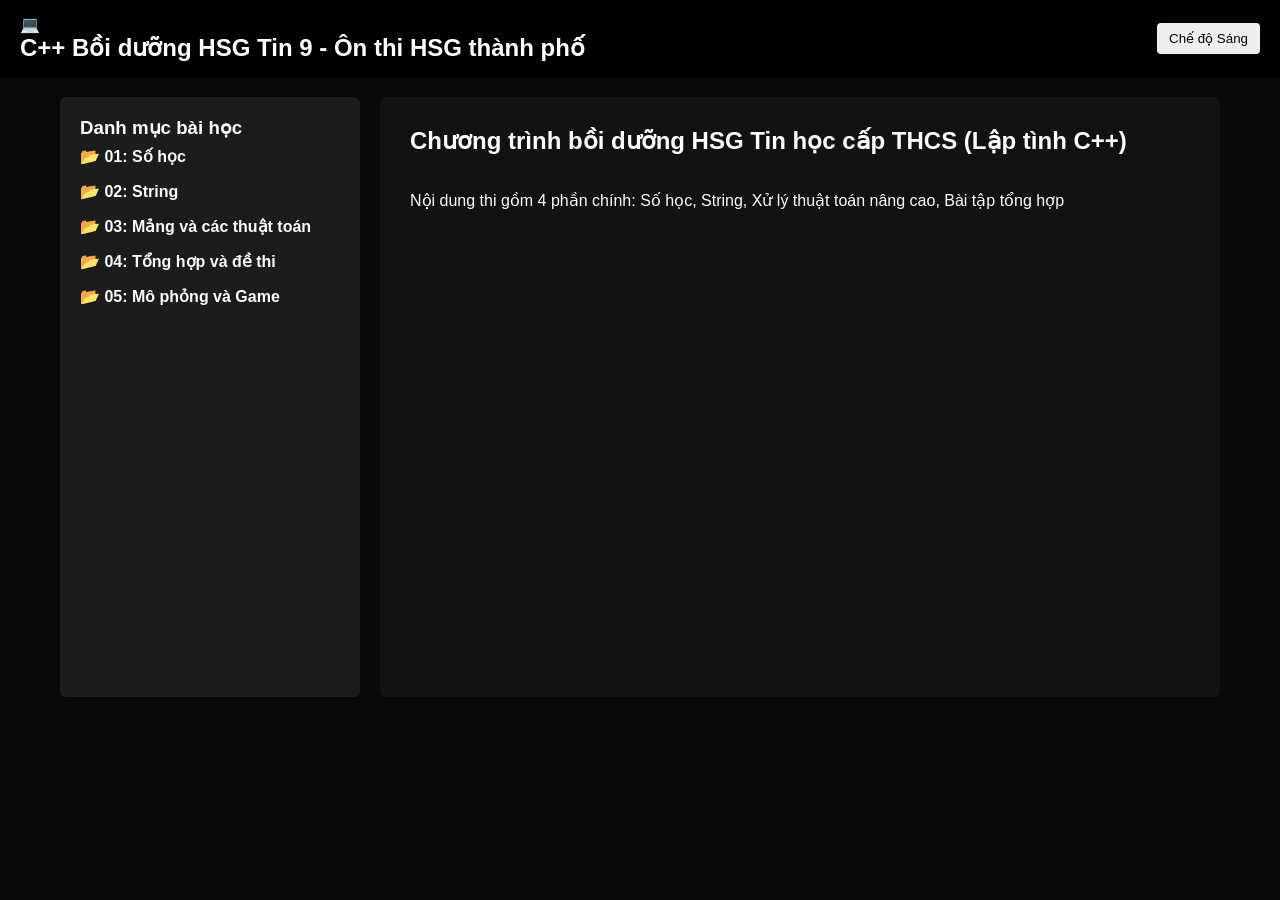
<file: index.html>
<!DOCTYPE html>
<html lang="vi">
<head>
    <meta charset="UTF-8">
    <meta name="viewport" content="width=device-width, initial-scale=1.0">
    <title>Trang Tài Liệu C++</title>
    <link rel="stylesheet" href="style.css">
</head>
<body>

    <!-- ĐẦU TRANG -->
    <header class="dau-trang">
        <div class="logo">💻 <h2>C++ Bồi dưỡng HSG Tin 9 - Ôn thi HSG thành phố</h2></div>
        <button id="nut-giao-dien">Chế độ Sáng</button>
    </header>

    <!-- THÂN TRANG CHÍNH -->
    <main class="than-trang">
        
        <!-- CỘT TRÁI: THANH DANH MỤC HÌNH CÂY -->
        <aside class="menu-cay">
            <h3>Danh mục bài học</h3>
            <ul class="cay-thay-me">
                <li class="nhanh-cha">
                    <span class="tieu-de-nhanh">📂 01: Số học</span>
                    <ul class="cay-con">
                        <!-- data-id chính là tên file html con tương ứng -->
                        <li class="muc-bai-hoc" data-id="ChiaHet-UocVaBoi">📄 Chia hết, ước và bội </li>
                        <li class="muc-bai-hoc" data-id="SoNguyenTo-San">📄 Số nguyên tố và Sàn Eratosthenes </li>
                        <li class="muc-bai-hoc" data-id="UCLN-BCNN">📄 UCLN, BCNN và thuật toán Euclid</li>
                        <li class="muc-bai-hoc" data-id="Modulo-LuyThuaNhanh">📄 Phép chia Modulo và Lũy thừa nhanh </li>
                    </ul>
                    <span class="tieu-de-nhanh">📂 02: String </span>
                    <ul class="cay-con">
                        <!-- data-id chính là tên file html con tương ứng -->
                        <li class="muc-bai-hoc" data-id="StringCoBan">📄 Cơ bản về xâu ký tự (String)</li>
                        <li class="muc-bai-hoc" data-id="DangCapNhat">📄 Duyệt, đếm, kiểm tra điều kiện </li>
                        <li class="muc-bai-hoc" data-id="DangCapNhat">📄 Mảng tần suất và kiểm tra điều kiện</li>
                        <li class="muc-bai-hoc" data-id="DangCapNhat">📄 Xâu và số </li>
                        <li class="muc-bai-hoc" data-id="DangCapNhat">📄 Chuẩn hóa văn bản</li>
                        <li class="muc-bai-hoc" data-id="DangCapNhat">📄 Xâu đối xứng</li>


                    </ul>
                    <span class="tieu-de-nhanh">📂 03: Mảng và các thuật toán</span>
                    <ul class="cay-con">
                        <!-- data-id chính là tên file html con tương ứng -->
                        <li class="muc-bai-hoc" data-id="Mang1Chieu">📄 Mảng 1 chiều cơ bản </li>
                        <li class="muc-bai-hoc" data-id="MangCongDon">📄 Mảng cộng dồn </li>
                        <li class="muc-bai-hoc" data-id="CuaSoTruot">📄 Cửa sổ trượt (Slider Window)</li>
                        <li class="muc-bai-hoc" data-id="HaiConTro">📄 Hai con trỏ (Two Pointers) </li>
                        <li class="muc-bai-hoc" data-id="SapXepVaUngDung">📄 Sắp xếp và ứng dụng</li>
                        <li class="muc-bai-hoc" data-id="MangDem-TraCuu">📄 Mảng đếm và tra cứu </li>
                        <li class="muc-bai-hoc" data-id="QuyHoachDong">📄 Quy hoạch động cơ bản</li>
                        <li class="muc-bai-hoc" data-id="ThamLam">📄 Thuật toán Tham lam </li>

                    </ul>
                    <span class="tieu-de-nhanh">📂 04: Tổng hợp và đề thi</span>
                    <ul class="cay-con">
                        <!-- data-id chính là tên file html con tương ứng -->
                        <li class="muc-bai-hoc" data-id="chuaCoFile">📄 Bài 1: Ước số </li>
                        <li class="muc-bai-hoc" data-id="chuaCoFile">📄 Bài 2: Số nguyên tố </li>
                        <li class="muc-bai-hoc" data-id="chuaCoFile">📄 Bài 3: Xử lý xâu ký tự</li>
                        <li class="muc-bai-hoc" data-id="chuaCoFile">📄 Bài 4: 2 con trỏ </li>
                    </ul>
                    <!---->
                    <span class="tieu-de-nhanh">📂 05: Mô phỏng và Game</span>
                    <ul class="cay-con">
                        <!-- data-id chính là tên file html con tương ứng 
                        <li class="muc-bai-hoc" data-id="Mophong-San-Eratosthenes">📄 Mô phỏng Sàn Eratosthenes </li>
                        <li class="muc-bai-hoc" data-id="Mophong-SapXep">📄 Mô phỏng Sắp xếp </li>
                        <li class="muc-bai-hoc" data-id="Mophong-Kadane">📄 Mô phỏng thuật toán Kadane</li>
                        <li class="muc-bai-hoc" data-id="AiLaTrieuPhu">📄 Trò chơi Ai là triệu phú </li>
                    </ul>
                    -->
                </li>
            </ul>
        </aside>

        <!-- CỘT PHẢI: NƠI HỨNG NỘI DUNG TỪ FETCH -->
        <article class="khu-vuc-noi-dung">
            <!-- Mặc định khi mới vào trang, chưa bấm gì thì hiện chữ này -->
            <h2>Chương trình bồi dưỡng HSG Tin học cấp THCS (Lập tình C++) </h2>
            <br><br>
            <p>Nội dung thi gồm 4 phần chính: Số học, String, Xử lý thuật toán nâng cao, Bài tập tổng hợp</p>
        </article>

    </main>

    <script src="script.js"></script>
</body>
</html>
</file>
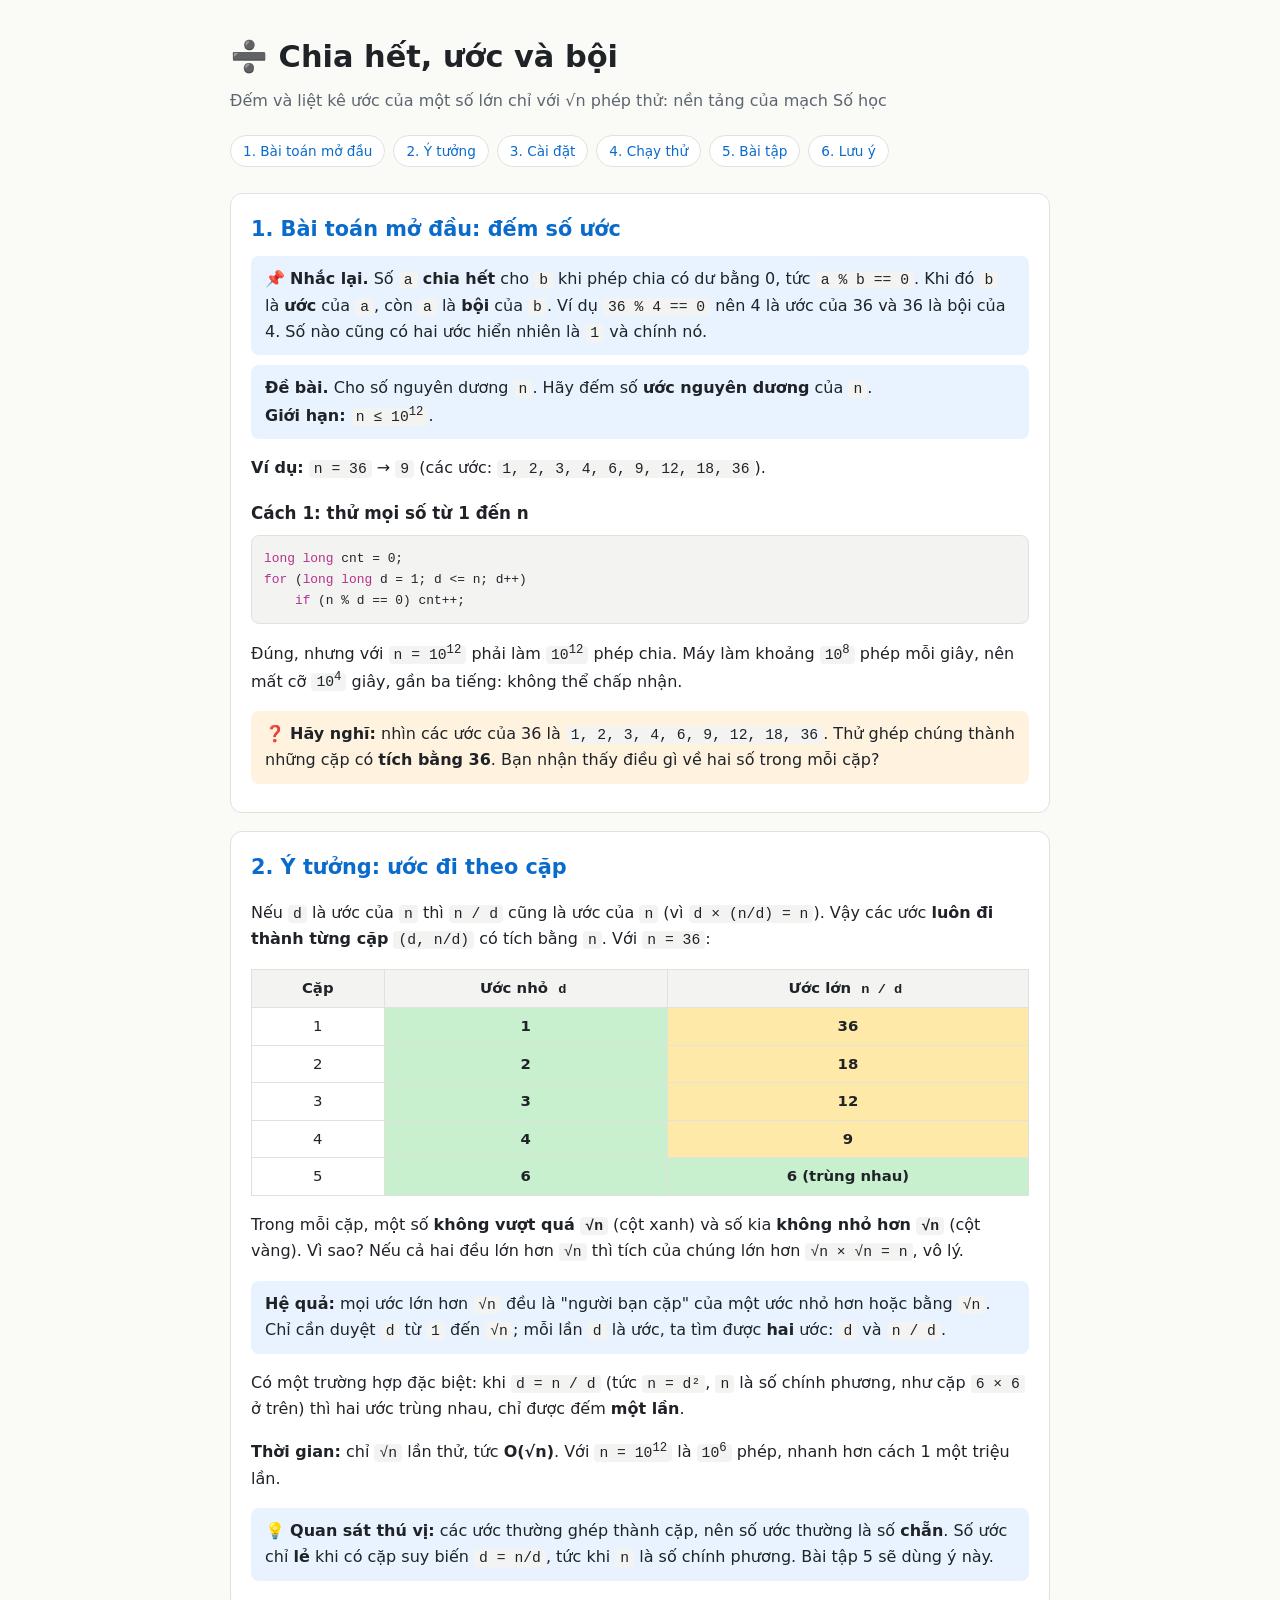
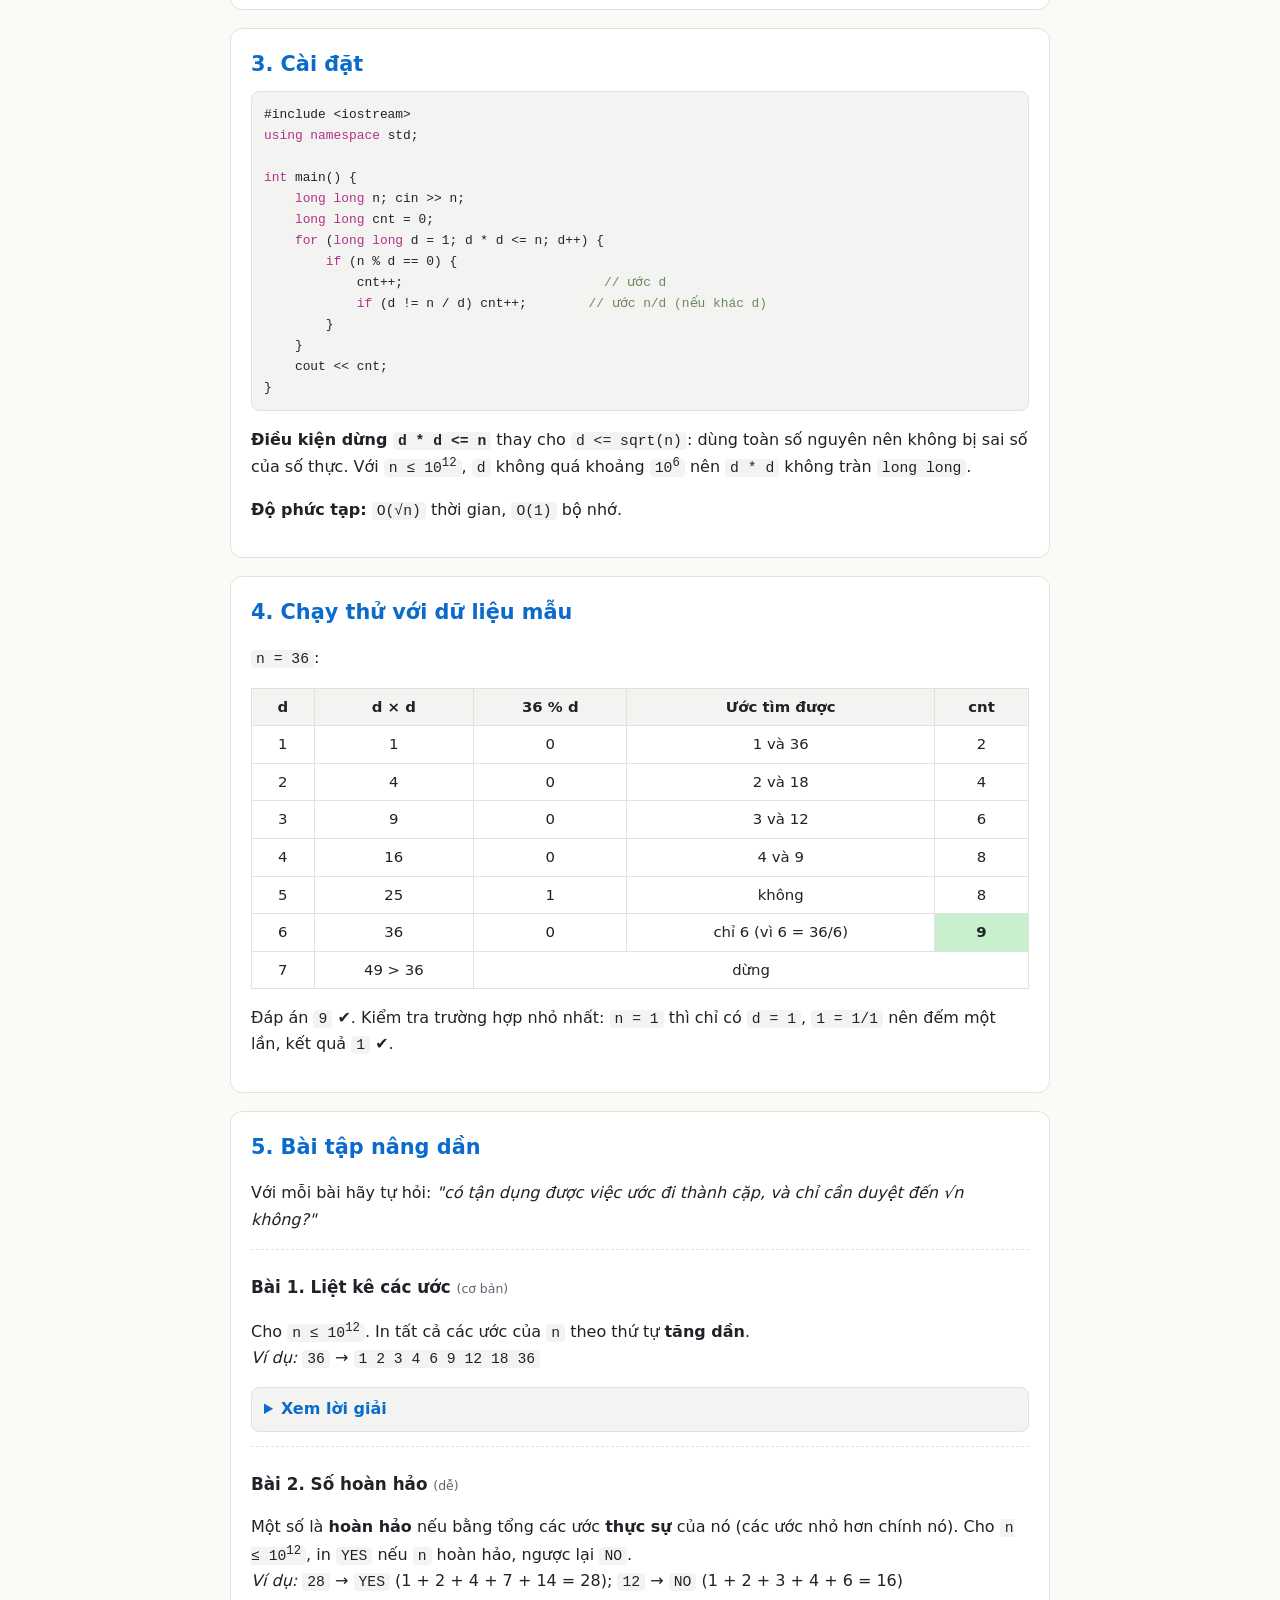
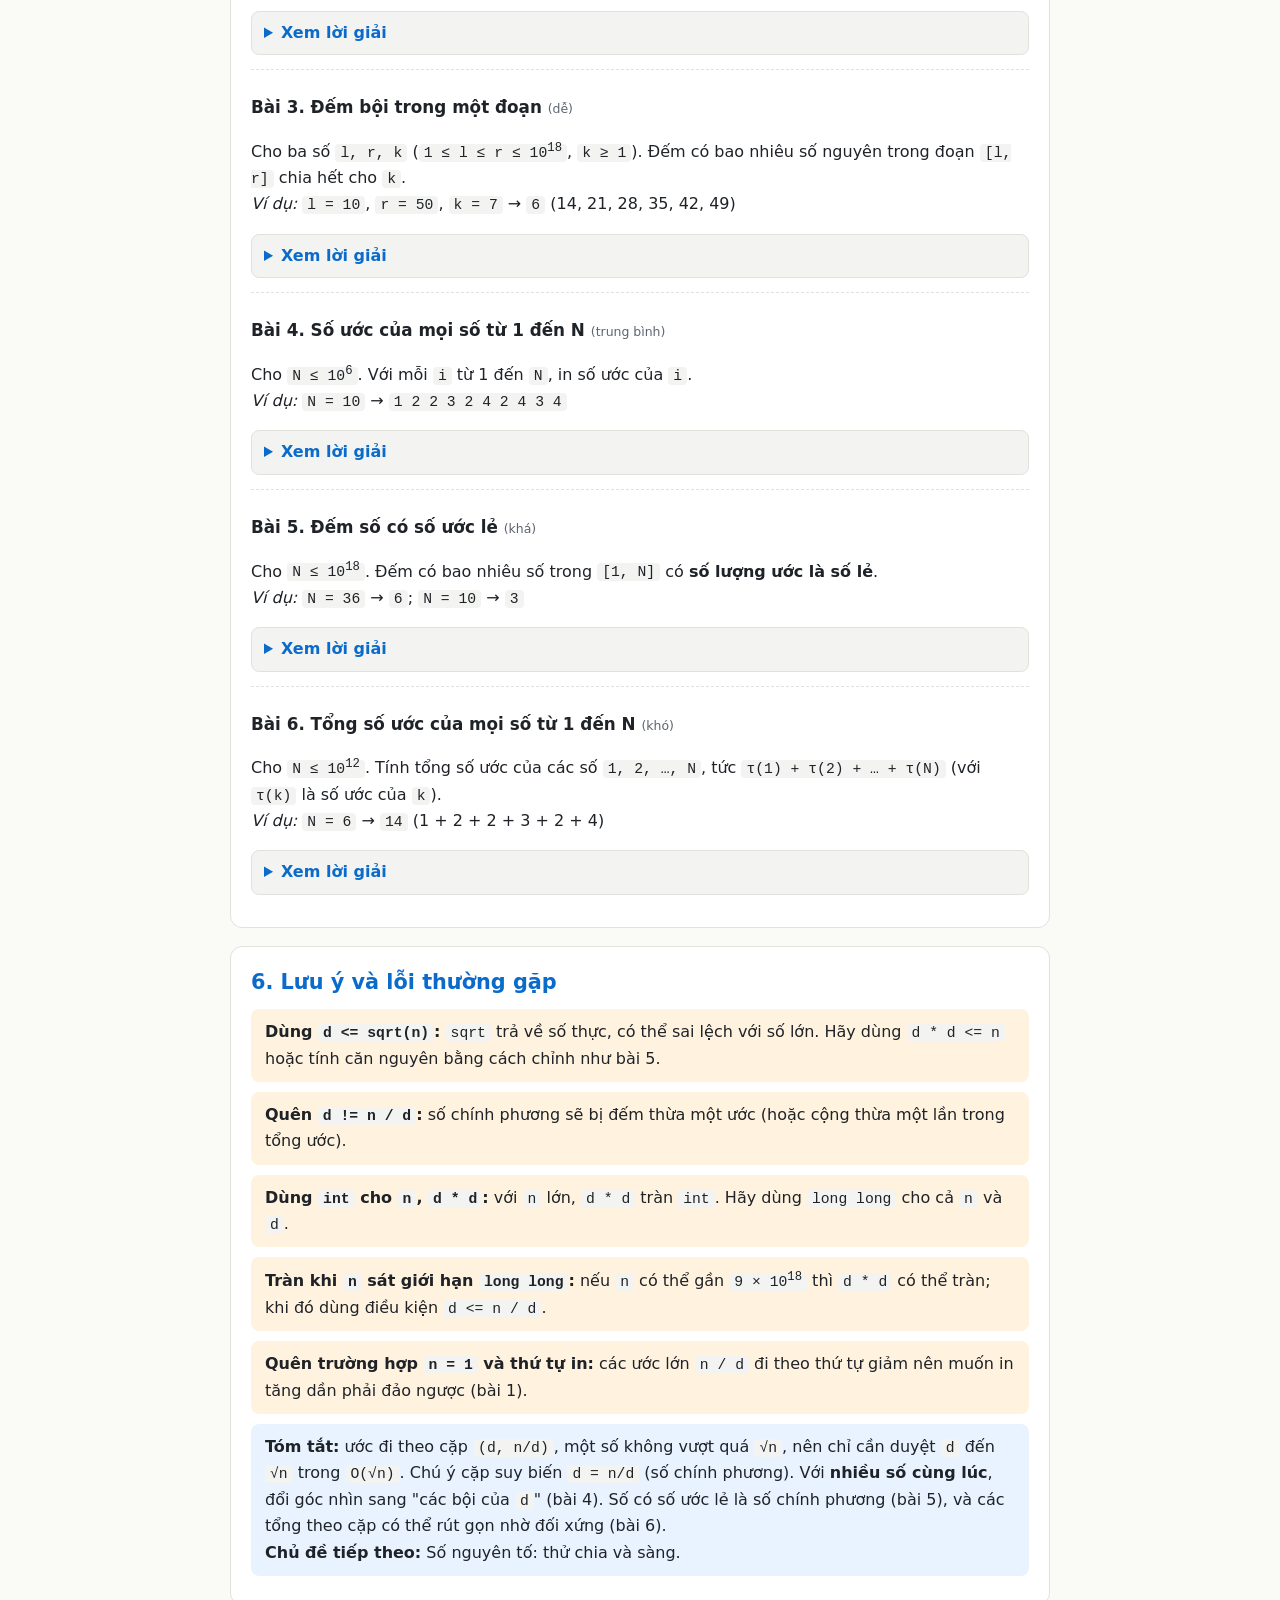
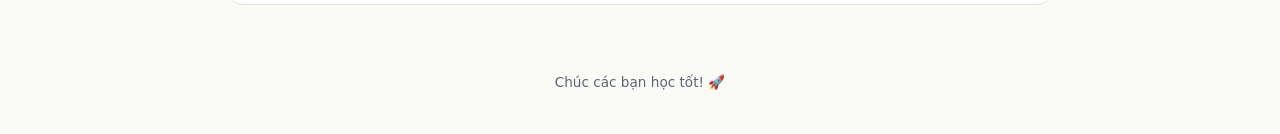
<file: ChiaHet-UocVaBoi.html>
<!DOCTYPE html>
<html lang="vi">
<head>
<meta charset="utf-8">
<meta name="viewport" content="width=device-width, initial-scale=1, viewport-fit=cover">
<title>Chia hết, ước và bội trong C++</title>
<style>
:root{--bg:#fafaf7;--fg:#1f2328;--mut:#5d6570;--card:#fff;--bd:#e2e2dc;--ac:#0b6bcb;--code:#f3f4f1;--tip:#e8f3ff;--warn:#fff3e0;--hl:#ffe9a8;--in:#c8f0cf;--out:#ffd2d2;
box-sizing:border-box;padding-top:env(safe-area-inset-top,0px);padding-bottom:env(safe-area-inset-bottom,0px)}
@media (prefers-color-scheme:dark){:root:not([data-theme="light"]){--bg:#15171a;--fg:#e6e8ea;--mut:#9aa3ad;--card:#1d2024;--bd:#30353b;--ac:#6cb2ff;--code:#101214;--tip:#17283a;--warn:#33291a;--hl:#5a4a14;--in:#1d4a2a;--out:#5a2323;color-scheme:dark}}
:root[data-theme="dark"]{--bg:#15171a;--fg:#e6e8ea;--mut:#9aa3ad;--card:#1d2024;--bd:#30353b;--ac:#6cb2ff;--code:#101214;--tip:#17283a;--warn:#33291a;--hl:#5a4a14;--in:#1d4a2a;--out:#5a2323;color-scheme:dark}
html{scroll-padding-top:env(safe-area-inset-top,0px);scroll-behavior:smooth}
body{margin:0;background:var(--bg);color:var(--fg);font:16px/1.65 system-ui,-apple-system,"Segoe UI",Roboto,sans-serif}
header{padding:32px 20px 20px;max-width:820px;margin:auto}
h1{margin:0 0 6px;font-size:1.9rem}
header p{margin:0;color:var(--mut)}
nav{max-width:820px;margin:0 auto;padding:0 20px 8px;display:flex;flex-wrap:wrap;gap:8px}
nav a{font-size:.85rem;padding:4px 12px;border:1px solid var(--bd);border-radius:99px;color:var(--ac);text-decoration:none;background:var(--card)}
main{max-width:820px;margin:auto;padding:0 20px 48px}
section{background:var(--card);border:1px solid var(--bd);border-radius:12px;padding:18px 20px;margin:18px 0}
h2{margin:0 0 10px;font-size:1.3rem;color:var(--ac)}
h3{margin:18px 0 6px;font-size:1.05rem}
pre{background:var(--code);border:1px solid var(--bd);border-radius:8px;padding:12px;overflow-x:auto;font:14px/1.5 ui-monospace,Consolas,Menlo,monospace;margin:8px 0}
code{font-family:ui-monospace,Consolas,Menlo,monospace;background:var(--code);padding:1px 5px;border-radius:4px;font-size:.92em}
pre code{background:none;padding:0}
.k{color:#b4308a}.c{color:#6a8a5a}
.box{border-radius:8px;padding:10px 14px;margin:10px 0;background:var(--tip)}
.box.w{background:var(--warn)}
.tbl{overflow-x:auto}
table{border-collapse:collapse;width:100%;font-size:.93rem;text-align:center}
th,td{border:1px solid var(--bd);padding:6px 10px}
th{background:var(--code)}
td.h{background:var(--hl);font-weight:600}
td.i{background:var(--in);font-weight:600}
td.o{background:var(--out)}
td.l{text-align:left}
.bt{border-top:1px dashed var(--bd);padding-top:6px}
details{margin:8px 0 14px;border:1px solid var(--bd);border-radius:8px;background:var(--code)}
summary{cursor:pointer;padding:8px 12px;font-weight:600;color:var(--ac)}
details[open]>summary{border-bottom:1px solid var(--bd)}
.sol{padding:4px 12px 8px}
.sol pre{background:var(--card)}
.lv{font-size:.78rem;color:var(--mut);font-weight:400}
footer{text-align:center;color:var(--mut);font-size:.85rem;padding-bottom:30px}
</style>
</head>
<body>
<header>
<h1>➗ Chia hết, ước và bội</h1>
<p>Đếm và liệt kê ước của một số lớn chỉ với √n phép thử: nền tảng của mạch Số học</p>
</header>
<nav>
<a href="#bt">1. Bài toán mở đầu</a><a href="#y">2. Ý tưởng</a><a href="#code">3. Cài đặt</a><a href="#vd">4. Chạy thử</a><a href="#bai-tap">5. Bài tập</a><a href="#luu">6. Lưu ý</a>
</nav>
<main>

<section id="bt">
<h2>1. Bài toán mở đầu: đếm số ước</h2>
<div class="box">📌 <b>Nhắc lại.</b> Số <code>a</code> <b>chia hết</b> cho <code>b</code> khi phép chia có dư bằng 0, tức <code>a % b == 0</code>. Khi đó <code>b</code> là <b>ước</b> của <code>a</code>, còn <code>a</code> là <b>bội</b> của <code>b</code>. Ví dụ <code>36 % 4 == 0</code> nên 4 là ước của 36 và 36 là bội của 4. Số nào cũng có hai ước hiển nhiên là <code>1</code> và chính nó.</div>
<div class="box"><b>Đề bài.</b> Cho số nguyên dương <code>n</code>. Hãy đếm số <b>ước nguyên dương</b> của <code>n</code>.<br><b>Giới hạn:</b> <code>n ≤ 10<sup>12</sup></code>.</div>
<p><b>Ví dụ:</b> <code>n = 36</code> → <code>9</code> (các ước: <code>1, 2, 3, 4, 6, 9, 12, 18, 36</code>).</p>

<h3>Cách 1: thử mọi số từ 1 đến n</h3>
<pre><code><span class="k">long long</span> cnt = 0;
<span class="k">for</span> (<span class="k">long long</span> d = 1; d &lt;= n; d++)
    <span class="k">if</span> (n % d == 0) cnt++;</code></pre>
<p>Đúng, nhưng với <code>n = 10<sup>12</sup></code> phải làm <code>10<sup>12</sup></code> phép chia. Máy làm khoảng <code>10<sup>8</sup></code> phép mỗi giây, nên mất cỡ <code>10<sup>4</sup></code> giây, gần ba tiếng: không thể chấp nhận.</p>
<div class="box w">❓ <b>Hãy nghĩ:</b> nhìn các ước của 36 là <code>1, 2, 3, 4, 6, 9, 12, 18, 36</code>. Thử ghép chúng thành những cặp có <b>tích bằng 36</b>. Bạn nhận thấy điều gì về hai số trong mỗi cặp?</div>
</section>

<section id="y">
<h2>2. Ý tưởng: ước đi theo cặp</h2>
<p>Nếu <code>d</code> là ước của <code>n</code> thì <code>n / d</code> cũng là ước của <code>n</code> (vì <code>d × (n/d) = n</code>). Vậy các ước <b>luôn đi thành từng cặp</b> <code>(d, n/d)</code> có tích bằng <code>n</code>. Với <code>n = 36</code>:</p>
<div class="tbl"><table>
<tr><th>Cặp</th><th>Ước nhỏ <code>d</code></th><th>Ước lớn <code>n / d</code></th></tr>
<tr><td>1</td><td class="i">1</td><td class="h">36</td></tr>
<tr><td>2</td><td class="i">2</td><td class="h">18</td></tr>
<tr><td>3</td><td class="i">3</td><td class="h">12</td></tr>
<tr><td>4</td><td class="i">4</td><td class="h">9</td></tr>
<tr><td>5</td><td class="i">6</td><td class="i">6 (trùng nhau)</td></tr>
</table></div>
<p>Trong mỗi cặp, một số <b>không vượt quá <code>√n</code></b> (cột xanh) và số kia <b>không nhỏ hơn <code>√n</code></b> (cột vàng). Vì sao? Nếu cả hai đều lớn hơn <code>√n</code> thì tích của chúng lớn hơn <code>√n × √n = n</code>, vô lý.</p>
<div class="box"><b>Hệ quả:</b> mọi ước lớn hơn <code>√n</code> đều là "người bạn cặp" của một ước nhỏ hơn hoặc bằng <code>√n</code>. Chỉ cần duyệt <code>d</code> từ <code>1</code> đến <code>√n</code>; mỗi lần <code>d</code> là ước, ta tìm được <b>hai</b> ước: <code>d</code> và <code>n / d</code>.</div>
<p>Có một trường hợp đặc biệt: khi <code>d = n / d</code> (tức <code>n = d²</code>, <code>n</code> là số chính phương, như cặp <code>6 × 6</code> ở trên) thì hai ước trùng nhau, chỉ được đếm <b>một lần</b>.</p>
<p><b>Thời gian:</b> chỉ <code>√n</code> lần thử, tức <b>O(√n)</b>. Với <code>n = 10<sup>12</sup></code> là <code>10<sup>6</sup></code> phép, nhanh hơn cách 1 một triệu lần.</p>
<div class="box">💡 <b>Quan sát thú vị:</b> các ước thường ghép thành cặp, nên số ước thường là số <b>chẵn</b>. Số ước chỉ <b>lẻ</b> khi có cặp suy biến <code>d = n/d</code>, tức khi <code>n</code> là số chính phương. Bài tập 5 sẽ dùng ý này.</div>
</section>

<section id="code">
<h2>3. Cài đặt</h2>
<pre><code>#include &lt;iostream&gt;
<span class="k">using namespace</span> std;

<span class="k">int</span> main() {
    <span class="k">long long</span> n; cin &gt;&gt; n;
    <span class="k">long long</span> cnt = 0;
    <span class="k">for</span> (<span class="k">long long</span> d = 1; d * d &lt;= n; d++) {
        <span class="k">if</span> (n % d == 0) {
            cnt++;                          <span class="c">// ước d</span>
            <span class="k">if</span> (d != n / d) cnt++;        <span class="c">// ước n/d (nếu khác d)</span>
        }
    }
    cout &lt;&lt; cnt;
}</code></pre>
<p><b>Điều kiện dừng <code>d * d &lt;= n</code></b> thay cho <code>d &lt;= sqrt(n)</code>: dùng toàn số nguyên nên không bị sai số của số thực. Với <code>n ≤ 10<sup>12</sup></code>, <code>d</code> không quá khoảng <code>10<sup>6</sup></code> nên <code>d * d</code> không tràn <code>long long</code>.</p>
<p><b>Độ phức tạp:</b> <code>O(√n)</code> thời gian, <code>O(1)</code> bộ nhớ.</p>
</section>

<section id="vd">
<h2>4. Chạy thử với dữ liệu mẫu</h2>
<p><code>n = 36</code>:</p>
<div class="tbl"><table>
<tr><th>d</th><th>d × d</th><th>36 % d</th><th>Ước tìm được</th><th>cnt</th></tr>
<tr><td>1</td><td>1</td><td>0</td><td>1 và 36</td><td>2</td></tr>
<tr><td>2</td><td>4</td><td>0</td><td>2 và 18</td><td>4</td></tr>
<tr><td>3</td><td>9</td><td>0</td><td>3 và 12</td><td>6</td></tr>
<tr><td>4</td><td>16</td><td>0</td><td>4 và 9</td><td>8</td></tr>
<tr><td>5</td><td>25</td><td>1</td><td>không</td><td>8</td></tr>
<tr><td>6</td><td>36</td><td>0</td><td>chỉ 6 (vì 6 = 36/6)</td><td class="i">9</td></tr>
<tr><td>7</td><td>49 &gt; 36</td><td colspan="3">dừng</td></tr>
</table></div>
<p>Đáp án <code>9</code> ✔. Kiểm tra trường hợp nhỏ nhất: <code>n = 1</code> thì chỉ có <code>d = 1</code>, <code>1 = 1/1</code> nên đếm một lần, kết quả <code>1</code> ✔.</p>
</section>

<section id="bai-tap">
<h2>5. Bài tập nâng dần</h2>
<p>Với mỗi bài hãy tự hỏi: <i>"có tận dụng được việc ước đi thành cặp, và chỉ cần duyệt đến √n không?"</i></p>

<div class="bt"><h3>Bài 1. Liệt kê các ước <span class="lv">(cơ bản)</span></h3>
<p>Cho <code>n ≤ 10<sup>12</sup></code>. In tất cả các ước của <code>n</code> theo thứ tự <b>tăng dần</b>.<br><i>Ví dụ:</i> <code>36</code> → <code>1 2 3 4 6 9 12 18 36</code></p>
<details><summary>Xem lời giải</summary><div class="sol">
<p><b>Hướng dẫn:</b> duyệt <code>d</code> đến <code>√n</code>. Các ước nhỏ <code>d</code> tìm được theo thứ tự <b>tăng</b>; các ước lớn <code>n / d</code> tìm được theo thứ tự <b>giảm</b>. Gom hai nhóm vào hai vector, rồi in nhóm nhỏ, sau đó nhóm lớn <b>đảo ngược</b>. Nhớ bỏ ước lớn trùng với ước nhỏ khi <code>d = n/d</code>.</p>
<pre><code>vector&lt;<span class="k">long long</span>&gt; nho, lon;
<span class="k">for</span> (<span class="k">long long</span> d = 1; d * d &lt;= n; d++)
    <span class="k">if</span> (n % d == 0) {
        nho.push_back(d);
        <span class="k">if</span> (d != n / d) lon.push_back(n / d);
    }
reverse(lon.begin(), lon.end());
<span class="k">for</span> (<span class="k">long long</span> x : nho) cout &lt;&lt; x &lt;&lt; " ";
<span class="k">for</span> (<span class="k">long long</span> x : lon) cout &lt;&lt; x &lt;&lt; " ";</code></pre>
<p><i>Kiểm tra</i> <code>n = 36</code>: <code>nho = 1 2 3 4 6</code>, <code>lon = 36 18 12 9</code> sau khi đảo thành <code>9 12 18 36</code> → <code>1 2 3 4 6 9 12 18 36</code> ✔</p></div></details></div>

<div class="bt"><h3>Bài 2. Số hoàn hảo <span class="lv">(dễ)</span></h3>
<p>Một số là <b>hoàn hảo</b> nếu bằng tổng các ước <b>thực sự</b> của nó (các ước nhỏ hơn chính nó). Cho <code>n ≤ 10<sup>12</sup></code>, in <code>YES</code> nếu <code>n</code> hoàn hảo, ngược lại <code>NO</code>.<br><i>Ví dụ:</i> <code>28</code> → <code>YES</code> (1 + 2 + 4 + 7 + 14 = 28); <code>12</code> → <code>NO</code> (1 + 2 + 3 + 4 + 6 = 16)</p>
<details><summary>Xem lời giải</summary><div class="sol">
<p><b>Hướng dẫn:</b> cộng tất cả ước (cả <code>d</code> và <code>n/d</code>, chú ý không cộng hai lần khi trùng), rồi <b>trừ đi chính <code>n</code></b> để chỉ còn ước thực sự. So sánh với <code>n</code>. Trường hợp <code>n = 1</code>: tổng ước thực sự là 0, khác 1, nên <code>NO</code>.</p>
<pre><code><span class="k">long long</span> sum = 0;
<span class="k">for</span> (<span class="k">long long</span> d = 1; d * d &lt;= n; d++)
    <span class="k">if</span> (n % d == 0) {
        sum += d;
        <span class="k">if</span> (d != n / d) sum += n / d;
    }
sum -= n;                                  <span class="c">// bỏ chính n</span>
cout &lt;&lt; (sum == n ? "YES" : "NO");</code></pre></div></details></div>

<div class="bt"><h3>Bài 3. Đếm bội trong một đoạn <span class="lv">(dễ)</span></h3>
<p>Cho ba số <code>l, r, k</code> (<code>1 ≤ l ≤ r ≤ 10<sup>18</sup></code>, <code>k ≥ 1</code>). Đếm có bao nhiêu số nguyên trong đoạn <code>[l, r]</code> chia hết cho <code>k</code>.<br><i>Ví dụ:</i> <code>l = 10</code>, <code>r = 50</code>, <code>k = 7</code> → <code>6</code> (14, 21, 28, 35, 42, 49)</p>
<details><summary>Xem lời giải</summary><div class="sol">
<p><b>Hướng dẫn:</b> duyệt cả đoạn thì quá chậm (10<sup>18</sup>). Số bội của <code>k</code> trong <code>[1, x]</code> là <code>⌊x / k⌋</code> (phép chia nguyên của C++). Giống mảng cộng dồn: <b>đếm trong <code>[l, r]</code> = đếm trong <code>[1, r]</code> trừ đếm trong <code>[1, l−1]</code></b>.</p>
<pre><code>cout &lt;&lt; r / k - (l - 1) / k;</code></pre>
<p><i>Kiểm tra:</i> <code>50 / 7 = 7</code>, <code>9 / 7 = 1</code>, hiệu <code>6</code> ✔. Một dòng, thời gian <code>O(1)</code>.</p></div></details></div>

<div class="bt"><h3>Bài 4. Số ước của mọi số từ 1 đến N <span class="lv">(trung bình)</span></h3>
<p>Cho <code>N ≤ 10<sup>6</sup></code>. Với mỗi <code>i</code> từ 1 đến <code>N</code>, in số ước của <code>i</code>.<br><i>Ví dụ:</i> <code>N = 10</code> → <code>1 2 2 3 2 4 2 4 3 4</code></p>
<details><summary>Xem lời giải</summary><div class="sol">
<p><b>Hướng dẫn:</b> chạy cách ở mục 3 cho từng <code>i</code> tốn khoảng <code>N√N = 10<sup>9</sup></code> phép tính. Đổi góc nhìn: thay vì hỏi "<code>i</code> có những ước nào", hãy hỏi "<b>các bội của <code>d</code> là những số nào</b>". Với mỗi <code>d</code>, đi qua các bội <code>d, 2d, 3d, …</code> và cộng thêm 1 vào số ước của mỗi bội.</p>
<pre><code>vector&lt;<span class="k">int</span>&gt; cnt(N + 1, 0);
<span class="k">for</span> (<span class="k">int</span> d = 1; d &lt;= N; d++)
    <span class="k">for</span> (<span class="k">int</span> m = d; m &lt;= N; m += d)
        cnt[m]++;
<span class="k">for</span> (<span class="k">int</span> i = 1; i &lt;= N; i++) cout &lt;&lt; cnt[i] &lt;&lt; " ";</code></pre>
<p>Số phép tính là <code>N/1 + N/2 + N/3 + … + N/N ≈ N ln N</code>, với <code>N = 10<sup>6</sup></code> chỉ khoảng 1,4 triệu phép. Đây là ý tưởng của <b>sàng</b>, sẽ gặp lại ở chuyên đề sau.</p>
<p><i>Kiểm tra</i> <code>N = 10</code>: <code>d=1</code> cộng cho cả 10 số; <code>d=2</code> cộng cho 2, 4, 6, 8, 10; … Kết quả <code>1 2 2 3 2 4 2 4 3 4</code> ✔</p></div></details></div>

<div class="bt"><h3>Bài 5. Đếm số có số ước lẻ <span class="lv">(khá)</span></h3>
<p>Cho <code>N ≤ 10<sup>18</sup></code>. Đếm có bao nhiêu số trong <code>[1, N]</code> có <b>số lượng ước là số lẻ</b>.<br><i>Ví dụ:</i> <code>N = 36</code> → <code>6</code>; <code>N = 10</code> → <code>3</code></p>
<details><summary>Xem lời giải</summary><div class="sol">
<p><b>Hướng dẫn:</b> dùng quan sát ở mục 2. Các ước ghép thành cặp <code>(d, n/d)</code> với <code>d ≠ n/d</code>, mỗi cặp đóng góp 2 ước, tức số chẵn. Số ước chỉ lẻ khi có thêm một "cặp suy biến" <code>d = n/d</code>, tức <code>n = d²</code>. Vậy <b>số có số ước lẻ chính là số chính phương</b>.</p>
<p>Đáp án là số các số chính phương trong <code>[1, N]</code>: đó là <code>1², 2², …, k²</code> với <code>k² ≤ N</code>, tức <code>k = ⌊√N⌋</code>. Tính <code>⌊√N⌋</code> an toàn bằng số nguyên: lấy xấp xỉ rồi chỉnh.</p>
<pre><code><span class="k">long long</span> r = sqrtl((<span class="k">long double</span>)N);
<span class="k">while</span> (r * r &gt; N) r--;
<span class="k">while</span> ((r + 1) * (r + 1) &lt;= N) r++;
cout &lt;&lt; r;</code></pre>
<p><i>Kiểm tra:</i> <code>N = 36</code> → <code>r = 6</code> (1, 4, 9, 16, 25, 36); <code>N = 10</code> → <code>r = 3</code> (1, 4, 9) ✔. Với <code>N = 10<sup>18</sup></code>, <code>r ≈ 10<sup>9</sup></code> nên <code>(r + 1)²</code> vẫn nằm trong <code>long long</code>. Thời gian <code>O(1)</code>.</p></div></details></div>

<div class="bt"><h3>Bài 6. Tổng số ước của mọi số từ 1 đến N <span class="lv">(khó)</span></h3>
<p>Cho <code>N ≤ 10<sup>12</sup></code>. Tính tổng số ước của các số <code>1, 2, …, N</code>, tức <code>τ(1) + τ(2) + … + τ(N)</code> (với <code>τ(k)</code> là số ước của <code>k</code>).<br><i>Ví dụ:</i> <code>N = 6</code> → <code>14</code> (1 + 2 + 2 + 3 + 2 + 4)</p>
<details><summary>Xem lời giải</summary><div class="sol">
<p><b>Hướng dẫn:</b> cách ở bài 4 cần <code>N</code> ô nhớ nên không dùng được với <code>10<sup>12</sup></code>. Hãy đếm theo <b>cặp</b>. Mỗi ước <code>a</code> của một số <code>k ≤ N</code> cho ra cặp <code>(a, b)</code> với <code>a × b = k</code>. Vậy tổng cần tính bằng <b>số cặp số nguyên dương <code>(a, b)</code> có <code>a × b ≤ N</code></b>. Với mỗi <code>a</code> cố định có <code>⌊N / a⌋</code> giá trị <code>b</code>, nên tổng bằng <code>Σ ⌊N / a⌋</code> với <code>a</code> từ 1 đến <code>N</code>: vẫn <code>N</code> số hạng.</p>
<p><b>Dùng tính đối xứng:</b> đặt <code>s = ⌊√N⌋</code>. Mọi cặp thỏa <code>a × b ≤ N</code> có <code>a ≤ s</code> hoặc <code>b ≤ s</code> (nếu cả hai lớn hơn <code>s</code> thì tích lớn hơn <code>N</code>).</p>
<ul>
<li>Số cặp có <code>a ≤ s</code>: <code>Σ<sub>a=1..s</sub> ⌊N / a⌋</code>.</li>
<li>Số cặp có <code>b ≤ s</code>: bằng đúng giá trị trên (đối xứng).</li>
<li>Số cặp có <b>cả hai</b> <code>a ≤ s</code> và <code>b ≤ s</code>: <code>s²</code> (khi đó tích <code>≤ s² ≤ N</code> luôn thỏa). Các cặp này bị đếm hai lần.</li>
</ul>
<p>Theo bao hàm - loại trừ: <b>tổng = 2 × Σ<sub>a=1..s</sub> ⌊N / a⌋ − s²</b>. Chỉ <code>s ≈ 10<sup>6</sup></code> số hạng.</p>
<pre><code><span class="k">long long</span> s = sqrtl((<span class="k">long double</span>)N);
<span class="k">while</span> (s * s &gt; N) s--;
<span class="k">while</span> ((s + 1) * (s + 1) &lt;= N) s++;
<span class="k">long long</span> sum = 0;
<span class="k">for</span> (<span class="k">long long</span> a = 1; a &lt;= s; a++) sum += N / a;
cout &lt;&lt; 2 * sum - s * s;</code></pre>
<p><i>Chạy thử</i> <code>N = 6</code>: <code>s = 2</code>, <code>Σ = 6/1 + 6/2 = 9</code>, kết quả <code>2 × 9 − 4 = 14</code> ✔. Độ phức tạp <code>O(√N)</code>. Kết quả có thể rất lớn (cỡ <code>N ln N</code>), cần <code>long long</code>.</p></div></details></div>
</section>

<section id="luu">
<h2>6. Lưu ý và lỗi thường gặp</h2>
<div class="box w"><b>Dùng <code>d &lt;= sqrt(n)</code>:</b> <code>sqrt</code> trả về số thực, có thể sai lệch với số lớn. Hãy dùng <code>d * d &lt;= n</code> hoặc tính căn nguyên bằng cách chỉnh như bài 5.</div>
<div class="box w"><b>Quên <code>d != n / d</code>:</b> số chính phương sẽ bị đếm thừa một ước (hoặc cộng thừa một lần trong tổng ước).</div>
<div class="box w"><b>Dùng <code>int</code> cho <code>n</code>, <code>d * d</code>:</b> với <code>n</code> lớn, <code>d * d</code> tràn <code>int</code>. Hãy dùng <code>long long</code> cho cả <code>n</code> và <code>d</code>.</div>
<div class="box w"><b>Tràn khi <code>n</code> sát giới hạn <code>long long</code>:</b> nếu <code>n</code> có thể gần <code>9 × 10<sup>18</sup></code> thì <code>d * d</code> có thể tràn; khi đó dùng điều kiện <code>d &lt;= n / d</code>.</div>
<div class="box w"><b>Quên trường hợp <code>n = 1</code> và thứ tự in:</b> các ước lớn <code>n / d</code> đi theo thứ tự giảm nên muốn in tăng dần phải đảo ngược (bài 1).</div>
<div class="box"><b>Tóm tắt:</b> ước đi theo cặp <code>(d, n/d)</code>, một số không vượt quá <code>√n</code>, nên chỉ cần duyệt <code>d</code> đến <code>√n</code> trong <code>O(√n)</code>. Chú ý cặp suy biến <code>d = n/d</code> (số chính phương). Với <b>nhiều số cùng lúc</b>, đổi góc nhìn sang "các bội của <code>d</code>" (bài 4). Số có số ước lẻ là số chính phương (bài 5), và các tổng theo cặp có thể rút gọn nhờ đối xứng (bài 6).<br><b>Chủ đề tiếp theo:</b> Số nguyên tố: thử chia và sàng.</div>
</section>

</main>
<footer>Chúc các bạn học tốt! 🚀</footer>
</body>
</html>
</file>
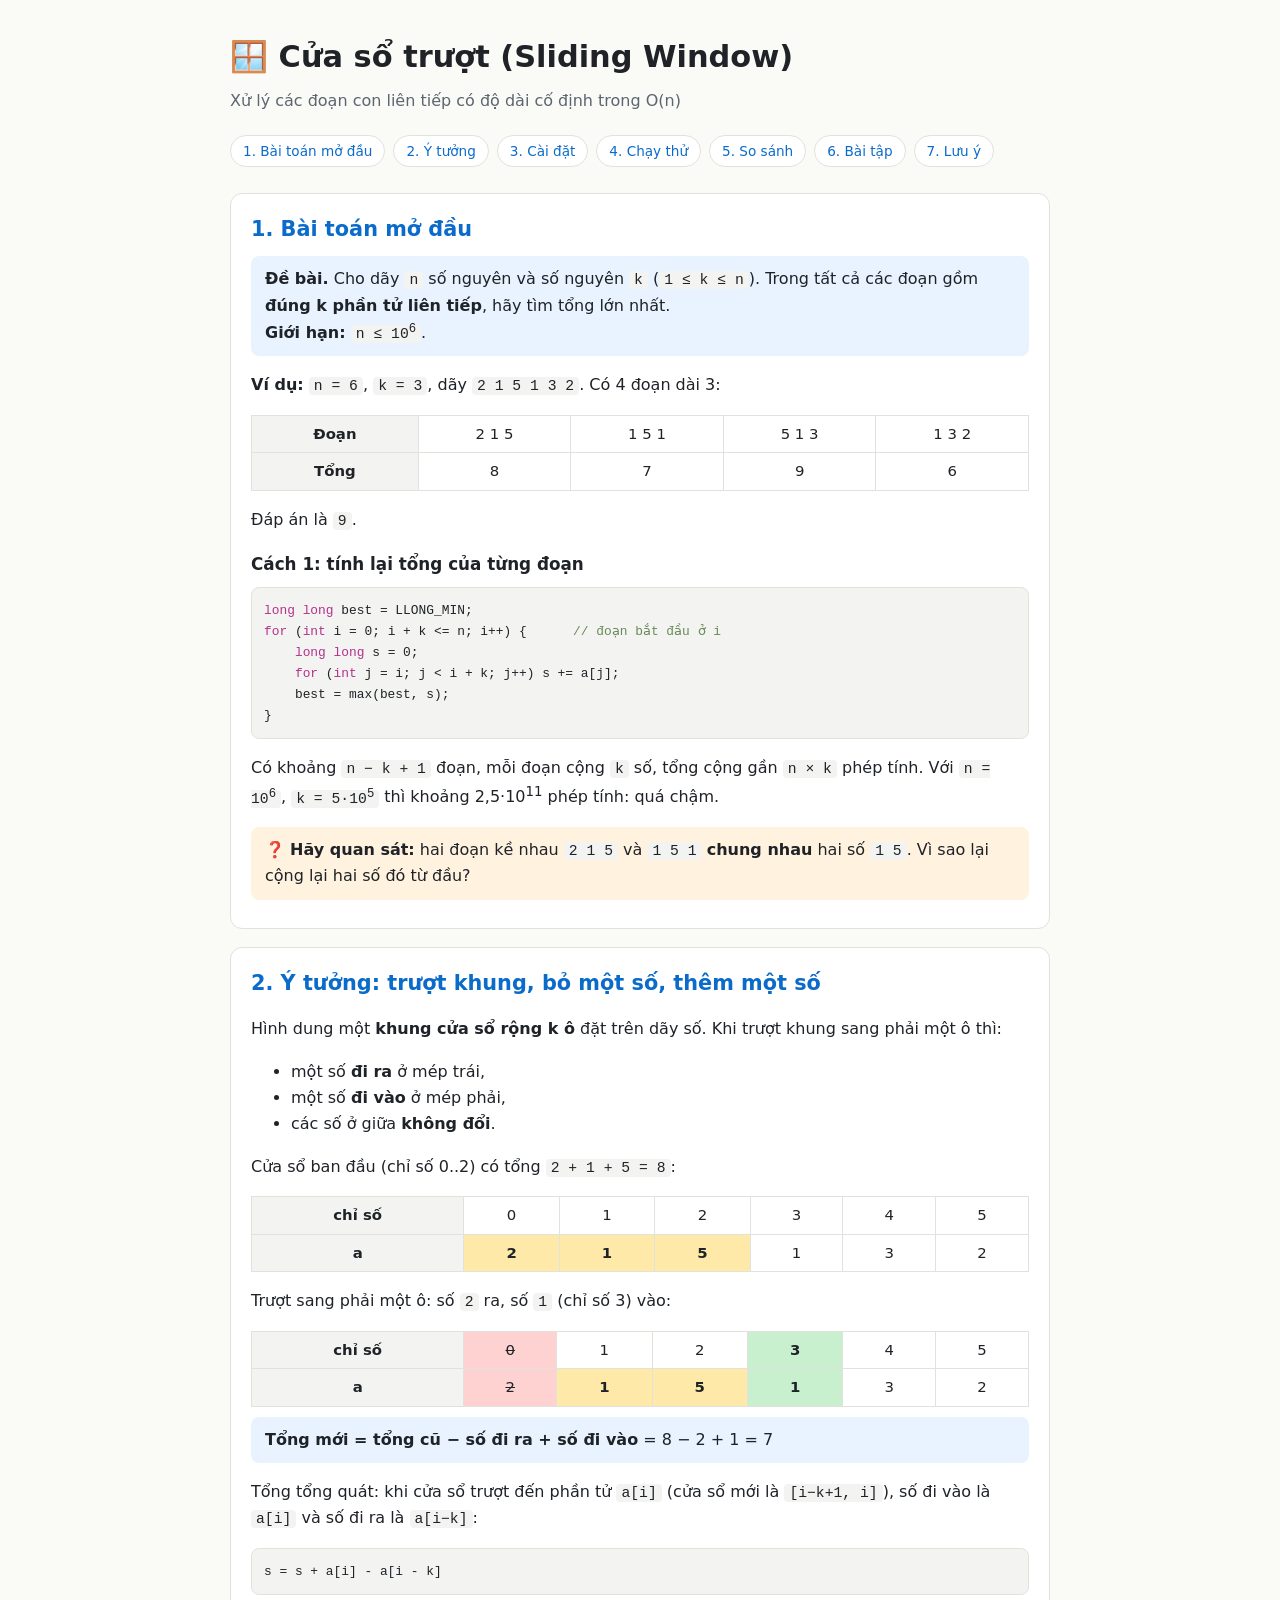
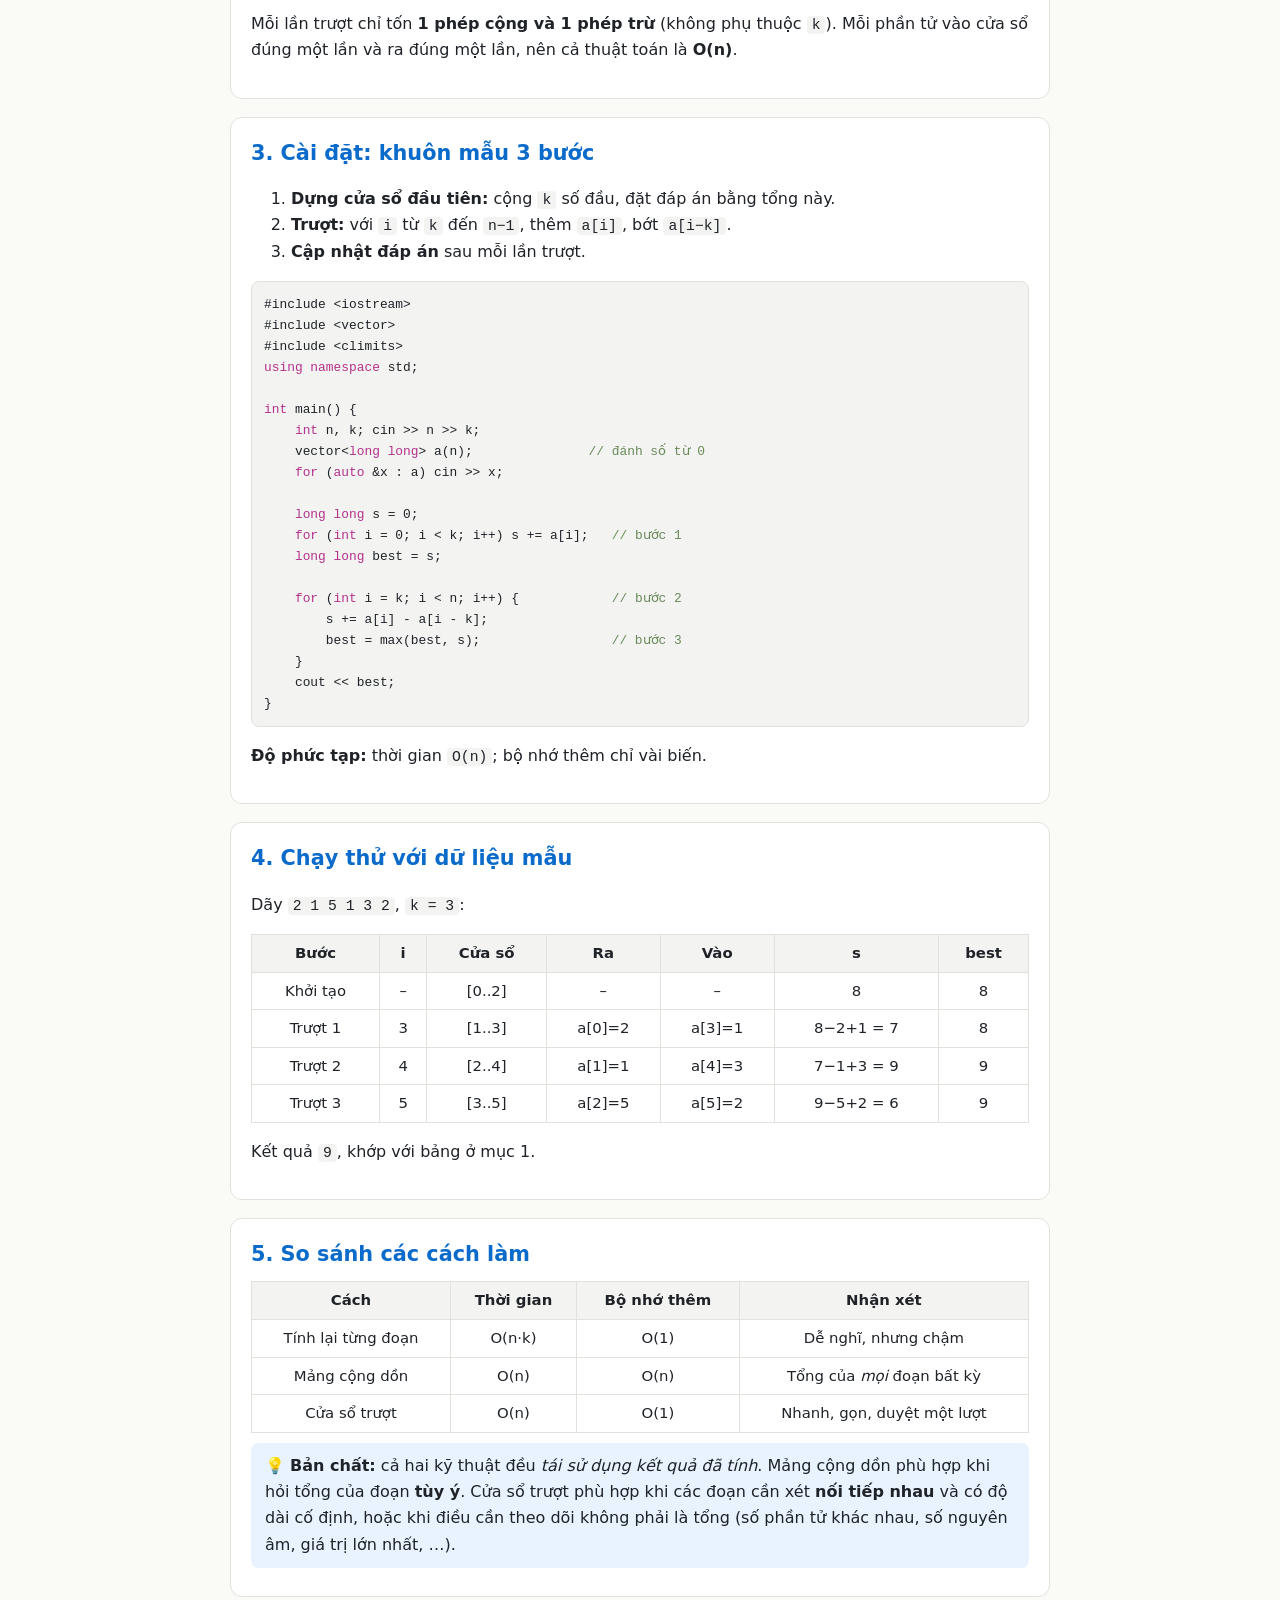
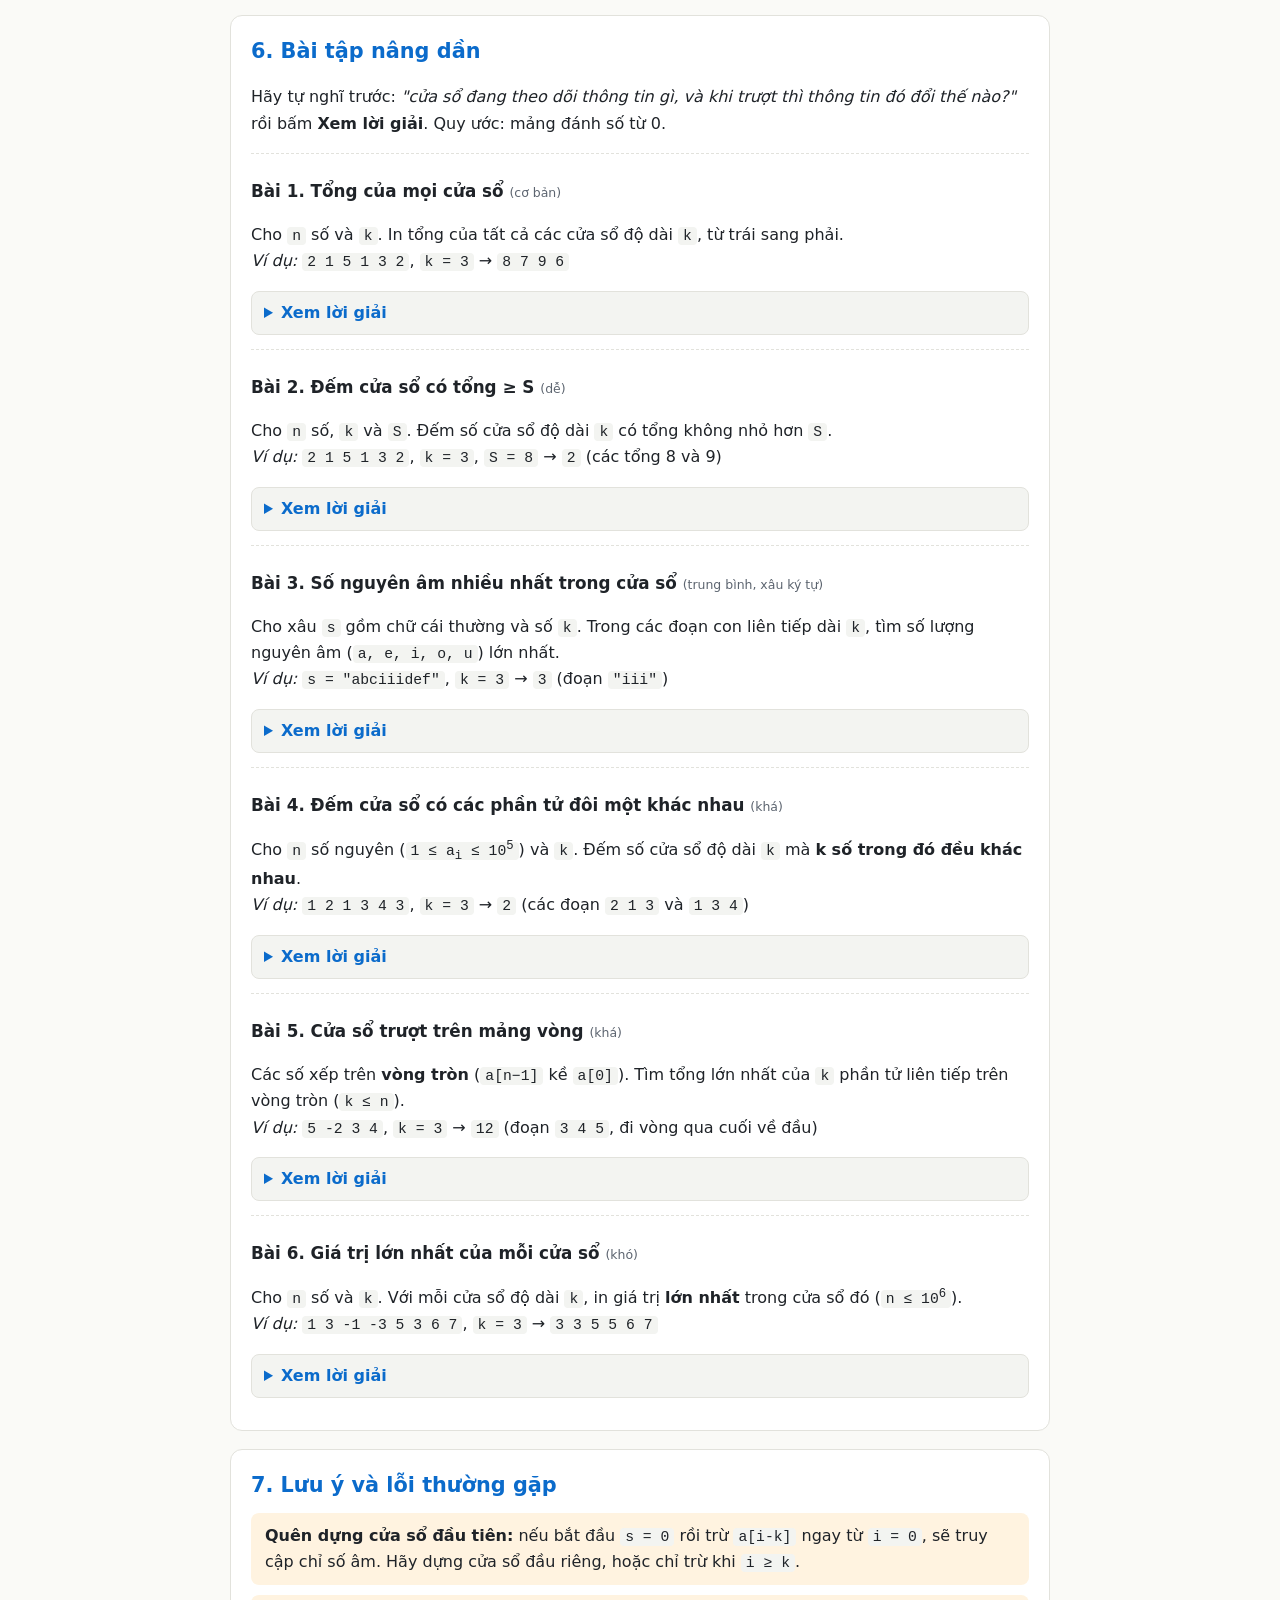
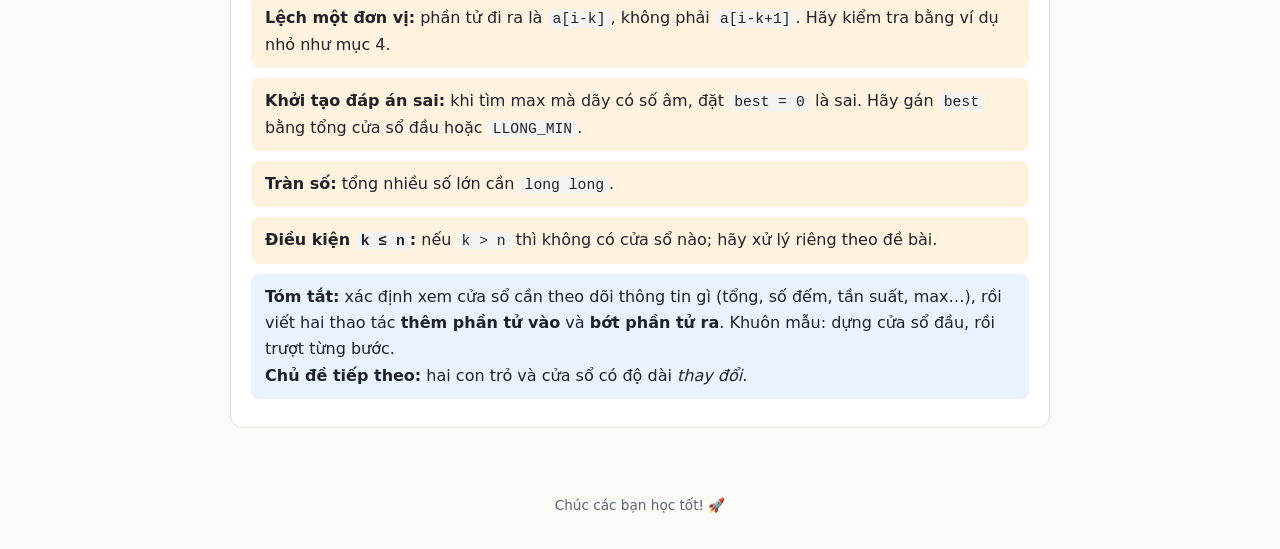
<file: CuaSoTruot.html>
<!DOCTYPE html>
<html lang="vi">
<head>
<meta charset="utf-8">
<meta name="viewport" content="width=device-width, initial-scale=1, viewport-fit=cover">
<title>Cửa sổ trượt (Sliding Window) trong C++</title>
<style>
:root{--bg:#fafaf7;--fg:#1f2328;--mut:#5d6570;--card:#fff;--bd:#e2e2dc;--ac:#0b6bcb;--code:#f3f4f1;--tip:#e8f3ff;--warn:#fff3e0;--hl:#ffe9a8;--in:#c8f0cf;--out:#ffd2d2;
box-sizing:border-box;padding-top:env(safe-area-inset-top,0px);padding-bottom:env(safe-area-inset-bottom,0px)}
@media (prefers-color-scheme:dark){:root:not([data-theme="light"]){--bg:#15171a;--fg:#e6e8ea;--mut:#9aa3ad;--card:#1d2024;--bd:#30353b;--ac:#6cb2ff;--code:#101214;--tip:#17283a;--warn:#33291a;--hl:#5a4a14;--in:#1d4a2a;--out:#5a2323;color-scheme:dark}}
:root[data-theme="dark"]{--bg:#15171a;--fg:#e6e8ea;--mut:#9aa3ad;--card:#1d2024;--bd:#30353b;--ac:#6cb2ff;--code:#101214;--tip:#17283a;--warn:#33291a;--hl:#5a4a14;--in:#1d4a2a;--out:#5a2323;color-scheme:dark}
html{scroll-padding-top:env(safe-area-inset-top,0px);scroll-behavior:smooth}
body{margin:0;background:var(--bg);color:var(--fg);font:16px/1.65 system-ui,-apple-system,"Segoe UI",Roboto,sans-serif}
header{padding:32px 20px 20px;max-width:820px;margin:auto}
h1{margin:0 0 6px;font-size:1.9rem}
header p{margin:0;color:var(--mut)}
nav{max-width:820px;margin:0 auto;padding:0 20px 8px;display:flex;flex-wrap:wrap;gap:8px}
nav a{font-size:.85rem;padding:4px 12px;border:1px solid var(--bd);border-radius:99px;color:var(--ac);text-decoration:none;background:var(--card)}
main{max-width:820px;margin:auto;padding:0 20px 48px}
section{background:var(--card);border:1px solid var(--bd);border-radius:12px;padding:18px 20px;margin:18px 0}
h2{margin:0 0 10px;font-size:1.3rem;color:var(--ac)}
h3{margin:18px 0 6px;font-size:1.05rem}
pre{background:var(--code);border:1px solid var(--bd);border-radius:8px;padding:12px;overflow-x:auto;font:14px/1.5 ui-monospace,Consolas,Menlo,monospace;margin:8px 0}
code{font-family:ui-monospace,Consolas,Menlo,monospace;background:var(--code);padding:1px 5px;border-radius:4px;font-size:.92em}
pre code{background:none;padding:0}
.k{color:#b4308a}.c{color:#6a8a5a}
.box{border-radius:8px;padding:10px 14px;margin:10px 0;background:var(--tip)}
.box.w{background:var(--warn)}
.tbl{overflow-x:auto}
table{border-collapse:collapse;width:100%;font-size:.93rem;text-align:center}
th,td{border:1px solid var(--bd);padding:6px 10px}
th{background:var(--code)}
td.h{background:var(--hl);font-weight:600}
td.i{background:var(--in);font-weight:600}
td.o{background:var(--out);text-decoration:line-through}
.bt{border-top:1px dashed var(--bd);padding-top:6px}
details{margin:8px 0 14px;border:1px solid var(--bd);border-radius:8px;background:var(--code)}
summary{cursor:pointer;padding:8px 12px;font-weight:600;color:var(--ac)}
details[open]>summary{border-bottom:1px solid var(--bd)}
.sol{padding:4px 12px 8px}
.sol pre{background:var(--card)}
.lv{font-size:.78rem;color:var(--mut);font-weight:400}
footer{text-align:center;color:var(--mut);font-size:.85rem;padding-bottom:30px}
</style>
</head>
<body>
<header>
<h1>🪟 Cửa sổ trượt (Sliding Window)</h1>
<p>Xử lý các đoạn con liên tiếp có độ dài cố định trong O(n)</p>
</header>
<nav>
<a href="#bt">1. Bài toán mở đầu</a><a href="#y">2. Ý tưởng</a><a href="#code">3. Cài đặt</a><a href="#vd">4. Chạy thử</a><a href="#ss">5. So sánh</a><a href="#bai-tap">6. Bài tập</a><a href="#luu">7. Lưu ý</a>
</nav>
<main>

<section id="bt">
<h2>1. Bài toán mở đầu</h2>
<div class="box"><b>Đề bài.</b> Cho dãy <code>n</code> số nguyên và số nguyên <code>k</code> (<code>1 ≤ k ≤ n</code>). Trong tất cả các đoạn gồm <b>đúng k phần tử liên tiếp</b>, hãy tìm tổng lớn nhất.<br><b>Giới hạn:</b> <code>n ≤ 10<sup>6</sup></code>.</div>
<p><b>Ví dụ:</b> <code>n = 6</code>, <code>k = 3</code>, dãy <code>2 1 5 1 3 2</code>. Có 4 đoạn dài 3:</p>
<div class="tbl"><table>
<tr><th>Đoạn</th><td>2 1 5</td><td>1 5 1</td><td>5 1 3</td><td>1 3 2</td></tr>
<tr><th>Tổng</th><td>8</td><td>7</td><td>9</td><td>6</td></tr>
</table></div>
<p>Đáp án là <code>9</code>.</p>

<h3>Cách 1: tính lại tổng của từng đoạn</h3>
<pre><code><span class="k">long long</span> best = LLONG_MIN;
<span class="k">for</span> (<span class="k">int</span> i = 0; i + k &lt;= n; i++) {      <span class="c">// đoạn bắt đầu ở i</span>
    <span class="k">long long</span> s = 0;
    <span class="k">for</span> (<span class="k">int</span> j = i; j &lt; i + k; j++) s += a[j];
    best = max(best, s);
}</code></pre>
<p>Có khoảng <code>n − k + 1</code> đoạn, mỗi đoạn cộng <code>k</code> số, tổng cộng gần <code>n × k</code> phép tính. Với <code>n = 10<sup>6</sup></code>, <code>k = 5·10<sup>5</sup></code> thì khoảng 2,5·10<sup>11</sup> phép tính: quá chậm.</p>
<div class="box w">❓ <b>Hãy quan sát:</b> hai đoạn kề nhau <code>2 1 5</code> và <code>1 5 1</code> <b>chung nhau</b> hai số <code>1 5</code>. Vì sao lại cộng lại hai số đó từ đầu?</div>
</section>

<section id="y">
<h2>2. Ý tưởng: trượt khung, bỏ một số, thêm một số</h2>
<p>Hình dung một <b>khung cửa sổ rộng k ô</b> đặt trên dãy số. Khi trượt khung sang phải một ô thì:</p>
<ul>
<li>một số <b>đi ra</b> ở mép trái,</li>
<li>một số <b>đi vào</b> ở mép phải,</li>
<li>các số ở giữa <b>không đổi</b>.</li>
</ul>
<p>Cửa sổ ban đầu (chỉ số 0..2) có tổng <code>2 + 1 + 5 = 8</code>:</p>
<div class="tbl"><table>
<tr><th>chỉ số</th><td>0</td><td>1</td><td>2</td><td>3</td><td>4</td><td>5</td></tr>
<tr><th>a</th><td class="h">2</td><td class="h">1</td><td class="h">5</td><td>1</td><td>3</td><td>2</td></tr>
</table></div>
<p>Trượt sang phải một ô: số <code>2</code> ra, số <code>1</code> (chỉ số 3) vào:</p>
<div class="tbl"><table>
<tr><th>chỉ số</th><td class="o">0</td><td>1</td><td>2</td><td class="i">3</td><td>4</td><td>5</td></tr>
<tr><th>a</th><td class="o">2</td><td class="h">1</td><td class="h">5</td><td class="i">1</td><td>3</td><td>2</td></tr>
</table></div>
<div class="box"><b>Tổng mới = tổng cũ − số đi ra + số đi vào</b> = 8 − 2 + 1 = 7</div>
<p>Tổng tổng quát: khi cửa sổ trượt đến phần tử <code>a[i]</code> (cửa sổ mới là <code>[i−k+1, i]</code>), số đi vào là <code>a[i]</code> và số đi ra là <code>a[i−k]</code>:</p>
<pre><code>s = s + a[i] - a[i - k]</code></pre>
<p>Mỗi lần trượt chỉ tốn <b>1 phép cộng và 1 phép trừ</b> (không phụ thuộc <code>k</code>). Mỗi phần tử vào cửa sổ đúng một lần và ra đúng một lần, nên cả thuật toán là <b>O(n)</b>.</p>
</section>

<section id="code">
<h2>3. Cài đặt: khuôn mẫu 3 bước</h2>
<ol>
<li><b>Dựng cửa sổ đầu tiên:</b> cộng <code>k</code> số đầu, đặt đáp án bằng tổng này.</li>
<li><b>Trượt:</b> với <code>i</code> từ <code>k</code> đến <code>n−1</code>, thêm <code>a[i]</code>, bớt <code>a[i−k]</code>.</li>
<li><b>Cập nhật đáp án</b> sau mỗi lần trượt.</li>
</ol>
<pre><code>#include &lt;iostream&gt;
#include &lt;vector&gt;
#include &lt;climits&gt;
<span class="k">using namespace</span> std;

<span class="k">int</span> main() {
    <span class="k">int</span> n, k; cin &gt;&gt; n &gt;&gt; k;
    vector&lt;<span class="k">long long</span>&gt; a(n);               <span class="c">// đánh số từ 0</span>
    <span class="k">for</span> (<span class="k">auto</span> &amp;x : a) cin &gt;&gt; x;

    <span class="k">long long</span> s = 0;
    <span class="k">for</span> (<span class="k">int</span> i = 0; i &lt; k; i++) s += a[i];   <span class="c">// bước 1</span>
    <span class="k">long long</span> best = s;

    <span class="k">for</span> (<span class="k">int</span> i = k; i &lt; n; i++) {            <span class="c">// bước 2</span>
        s += a[i] - a[i - k];
        best = max(best, s);                 <span class="c">// bước 3</span>
    }
    cout &lt;&lt; best;
}</code></pre>
<p><b>Độ phức tạp:</b> thời gian <code>O(n)</code>; bộ nhớ thêm chỉ vài biến.</p>
</section>

<section id="vd">
<h2>4. Chạy thử với dữ liệu mẫu</h2>
<p>Dãy <code>2 1 5 1 3 2</code>, <code>k = 3</code>:</p>
<div class="tbl"><table>
<tr><th>Bước</th><th>i</th><th>Cửa sổ</th><th>Ra</th><th>Vào</th><th>s</th><th>best</th></tr>
<tr><td>Khởi tạo</td><td>–</td><td>[0..2]</td><td>–</td><td>–</td><td>8</td><td>8</td></tr>
<tr><td>Trượt 1</td><td>3</td><td>[1..3]</td><td>a[0]=2</td><td>a[3]=1</td><td>8−2+1 = 7</td><td>8</td></tr>
<tr><td>Trượt 2</td><td>4</td><td>[2..4]</td><td>a[1]=1</td><td>a[4]=3</td><td>7−1+3 = 9</td><td>9</td></tr>
<tr><td>Trượt 3</td><td>5</td><td>[3..5]</td><td>a[2]=5</td><td>a[5]=2</td><td>9−5+2 = 6</td><td>9</td></tr>
</table></div>
<p>Kết quả <code>9</code>, khớp với bảng ở mục 1.</p>
</section>

<section id="ss">
<h2>5. So sánh các cách làm</h2>
<div class="tbl"><table>
<tr><th>Cách</th><th>Thời gian</th><th>Bộ nhớ thêm</th><th>Nhận xét</th></tr>
<tr><td>Tính lại từng đoạn</td><td>O(n·k)</td><td>O(1)</td><td>Dễ nghĩ, nhưng chậm</td></tr>
<tr><td>Mảng cộng dồn</td><td>O(n)</td><td>O(n)</td><td>Tổng của <i>mọi</i> đoạn bất kỳ</td></tr>
<tr><td>Cửa sổ trượt</td><td>O(n)</td><td>O(1)</td><td>Nhanh, gọn, duyệt một lượt</td></tr>
</table></div>
<div class="box">💡 <b>Bản chất:</b> cả hai kỹ thuật đều <i>tái sử dụng kết quả đã tính</i>. Mảng cộng dồn phù hợp khi hỏi tổng của đoạn <b>tùy ý</b>. Cửa sổ trượt phù hợp khi các đoạn cần xét <b>nối tiếp nhau</b> và có độ dài cố định, hoặc khi điều cần theo dõi không phải là tổng (số phần tử khác nhau, số nguyên âm, giá trị lớn nhất, …).</div>
</section>

<section id="bai-tap">
<h2>6. Bài tập nâng dần</h2>
<p>Hãy tự nghĩ trước: <i>"cửa sổ đang theo dõi thông tin gì, và khi trượt thì thông tin đó đổi thế nào?"</i> rồi bấm <b>Xem lời giải</b>. Quy ước: mảng đánh số từ 0.</p>

<div class="bt"><h3>Bài 1. Tổng của mọi cửa sổ <span class="lv">(cơ bản)</span></h3>
<p>Cho <code>n</code> số và <code>k</code>. In tổng của tất cả các cửa sổ độ dài <code>k</code>, từ trái sang phải.<br><i>Ví dụ:</i> <code>2 1 5 1 3 2</code>, <code>k = 3</code> → <code>8 7 9 6</code></p>
<details><summary>Xem lời giải</summary><div class="sol">
<p><b>Hướng dẫn:</b> giống bài mẫu, nhưng thay vì giữ <code>best</code>, ta in <code>s</code> sau mỗi bước (kể cả cửa sổ đầu tiên).</p>
<pre><code><span class="k">long long</span> s = 0;
<span class="k">for</span> (<span class="k">int</span> i = 0; i &lt; k; i++) s += a[i];
cout &lt;&lt; s &lt;&lt; " ";
<span class="k">for</span> (<span class="k">int</span> i = k; i &lt; n; i++) {
    s += a[i] - a[i - k];
    cout &lt;&lt; s &lt;&lt; " ";
}</code></pre></div></details></div>

<div class="bt"><h3>Bài 2. Đếm cửa sổ có tổng ≥ S <span class="lv">(dễ)</span></h3>
<p>Cho <code>n</code> số, <code>k</code> và <code>S</code>. Đếm số cửa sổ độ dài <code>k</code> có tổng không nhỏ hơn <code>S</code>.<br><i>Ví dụ:</i> <code>2 1 5 1 3 2</code>, <code>k = 3</code>, <code>S = 8</code> → <code>2</code> (các tổng 8 và 9)</p>
<details><summary>Xem lời giải</summary><div class="sol">
<p><b>Hướng dẫn:</b> thêm một biến đếm <code>cnt</code>. Mỗi khi có một cửa sổ (kể cả cửa sổ đầu), kiểm tra <code>s &gt;= S</code>.</p>
<pre><code><span class="k">long long</span> s = 0; <span class="k">int</span> cnt = 0;
<span class="k">for</span> (<span class="k">int</span> i = 0; i &lt; k; i++) s += a[i];
<span class="k">if</span> (s &gt;= S) cnt++;
<span class="k">for</span> (<span class="k">int</span> i = k; i &lt; n; i++) {
    s += a[i] - a[i - k];
    <span class="k">if</span> (s &gt;= S) cnt++;
}
cout &lt;&lt; cnt;</code></pre></div></details></div>

<div class="bt"><h3>Bài 3. Số nguyên âm nhiều nhất trong cửa sổ <span class="lv">(trung bình, xâu ký tự)</span></h3>
<p>Cho xâu <code>s</code> gồm chữ cái thường và số <code>k</code>. Trong các đoạn con liên tiếp dài <code>k</code>, tìm số lượng nguyên âm (<code>a, e, i, o, u</code>) lớn nhất.<br><i>Ví dụ:</i> <code>s = "abciiidef"</code>, <code>k = 3</code> → <code>3</code> (đoạn <code>"iii"</code>)</p>
<details><summary>Xem lời giải</summary><div class="sol">
<p><b>Hướng dẫn:</b> cửa sổ không nhất thiết theo dõi <i>tổng</i>; ở đây ta theo dõi <i>số nguyên âm</i> <code>cur</code>. Ký tự vào là nguyên âm thì <code>cur++</code>; ký tự ra là nguyên âm thì <code>cur--</code>. Khuôn mẫu vẫn như cũ.</p>
<pre><code><span class="k">auto</span> v = [](<span class="k">char</span> c) {
    <span class="k">return</span> (c=='a' || c=='e' || c=='i' || c=='o' || c=='u') ? 1 : 0;
};
<span class="k">int</span> cur = 0, best = 0;
<span class="k">for</span> (<span class="k">int</span> i = 0; i &lt; (<span class="k">int</span>)s.size(); i++) {
    cur += v(s[i]);                       <span class="c">// vào</span>
    <span class="k">if</span> (i &gt;= k) cur -= v(s[i - k]);   <span class="c">// ra</span>
    <span class="k">if</span> (i &gt;= k - 1) best = max(best, cur);
}
cout &lt;&lt; best;</code></pre>
<p>Lưu ý cách viết gộp: một vòng lặp duy nhất, chỉ bắt đầu "bỏ ra" khi <code>i ≥ k</code> và chỉ bắt đầu ghi nhận đáp án khi cửa sổ đã đủ <code>k</code> phần tử (<code>i ≥ k−1</code>).</p></div></details></div>

<div class="bt"><h3>Bài 4. Đếm cửa sổ có các phần tử đôi một khác nhau <span class="lv">(khá)</span></h3>
<p>Cho <code>n</code> số nguyên (<code>1 ≤ a<sub>i</sub> ≤ 10<sup>5</sup></code>) và <code>k</code>. Đếm số cửa sổ độ dài <code>k</code> mà <b>k số trong đó đều khác nhau</b>.<br><i>Ví dụ:</i> <code>1 2 1 3 4 3</code>, <code>k = 3</code> → <code>2</code> (các đoạn <code>2 1 3</code> và <code>1 3 4</code>)</p>
<details><summary>Xem lời giải</summary><div class="sol">
<p><b>Hướng dẫn:</b> cần theo dõi hai thứ: mảng <code>cnt[v]</code> là số lần giá trị <code>v</code> xuất hiện trong cửa sổ, và <code>distinct</code> là số giá trị khác nhau hiện có.</p>
<ul>
<li><b>Thêm</b> <code>x</code>: nếu <code>cnt[x]</code> đang bằng 0 thì <code>distinct++</code>, rồi <code>cnt[x]++</code>.</li>
<li><b>Bớt</b> <code>x</code>: <code>cnt[x]--</code>, nếu về 0 thì <code>distinct--</code>.</li>
<li>Cửa sổ thỏa mãn khi <code>distinct == k</code>.</li>
</ul>
<pre><code>vector&lt;<span class="k">int</span>&gt; cnt(100001, 0);
<span class="k">int</span> distinct = 0, ans = 0;
<span class="k">for</span> (<span class="k">int</span> i = 0; i &lt; n; i++) {
    <span class="k">if</span> (cnt[a[i]]++ == 0) distinct++;            <span class="c">// vào</span>
    <span class="k">if</span> (i &gt;= k)                                  <span class="c">// ra</span>
        <span class="k">if</span> (--cnt[a[i - k]] == 0) distinct--;
    <span class="k">if</span> (i &gt;= k - 1 &amp;&amp; distinct == k) ans++;
}
cout &lt;&lt; ans;</code></pre>
<p>Nếu giá trị lớn hơn 10<sup>5</sup> hoặc có số âm, thay mảng <code>cnt</code> bằng <code>map&lt;int,int&gt;</code>.</p></div></details></div>

<div class="bt"><h3>Bài 5. Cửa sổ trượt trên mảng vòng <span class="lv">(khá)</span></h3>
<p>Các số xếp trên <b>vòng tròn</b> (<code>a[n−1]</code> kề <code>a[0]</code>). Tìm tổng lớn nhất của <code>k</code> phần tử liên tiếp trên vòng tròn (<code>k ≤ n</code>).<br><i>Ví dụ:</i> <code>5 -2 3 4</code>, <code>k = 3</code> → <code>12</code> (đoạn <code>3 4 5</code>, đi vòng qua cuối về đầu)</p>
<details><summary>Xem lời giải</summary><div class="sol">
<p><b>Hướng dẫn:</b> "nối đuôi" mảng với <code>k−1</code> phần tử đầu để các đoạn đi vòng trở thành đoạn thẳng thông thường. Với <code>5 -2 3 4</code> và <code>k=3</code> mảng mới là <code>5 -2 3 4 5 -2</code>; rồi áp dụng đúng bài mẫu.</p>
<pre><code><span class="k">for</span> (<span class="k">int</span> i = 0; i &lt; k - 1; i++) a.push_back(a[i]);   <span class="c">// nối đuôi</span>
<span class="k">int</span> m = a.size();                                 <span class="c">// m = n + k - 1</span>
<span class="k">long long</span> s = 0;
<span class="k">for</span> (<span class="k">int</span> i = 0; i &lt; k; i++) s += a[i];
<span class="k">long long</span> best = s;
<span class="k">for</span> (<span class="k">int</span> i = k; i &lt; m; i++) {
    s += a[i] - a[i - k];
    best = max(best, s);
}
cout &lt;&lt; best;</code></pre>
<p>Số cửa sổ khi đó đúng bằng <code>m − k + 1 = n</code>, tức mỗi vị trí bắt đầu trên vòng tròn được xét đúng một lần.</p></div></details></div>

<div class="bt"><h3>Bài 6. Giá trị lớn nhất của mỗi cửa sổ <span class="lv">(khó)</span></h3>
<p>Cho <code>n</code> số và <code>k</code>. Với mỗi cửa sổ độ dài <code>k</code>, in giá trị <b>lớn nhất</b> trong cửa sổ đó (<code>n ≤ 10<sup>6</sup></code>).<br><i>Ví dụ:</i> <code>1 3 -1 -3 5 3 6 7</code>, <code>k = 3</code> → <code>3 3 5 5 6 7</code></p>
<details><summary>Xem lời giải</summary><div class="sol">
<p><b>Vì sao khó hơn:</b> với tổng thì "bớt" rất dễ (trừ đi). Với giá trị lớn nhất thì không thể "trừ" được: nếu số lớn nhất vừa ra khỏi cửa sổ, ta không biết số lớn nhất mới là số nào. Cần một cấu trúc giữ sẵn các ứng viên.</p>
<p><b>Ý tưởng (hàng đợi hai đầu <code>deque</code>):</b> lưu <i>chỉ số</i> các phần tử, sao cho giá trị tương ứng <b>giảm dần</b> từ đầu đến cuối. Khi đó phần tử ở đầu hàng chính là giá trị lớn nhất của cửa sổ.</p>
<ol>
<li>Nếu chỉ số ở đầu hàng đã nằm ngoài cửa sổ (<code>≤ i−k</code>) thì bỏ nó ra.</li>
<li>Trước khi thêm <code>a[i]</code>, bỏ khỏi cuối hàng mọi phần tử <b>không lớn hơn</b> <code>a[i]</code>: chúng nhỏ hơn mà lại ra khỏi cửa sổ sớm hơn, nên không bao giờ làm max được nữa.</li>
<li>Thêm <code>i</code> vào cuối hàng.</li>
<li>Khi <code>i ≥ k−1</code>, đáp án của cửa sổ là <code>a[dq.front()]</code>.</li>
</ol>
<pre><code>#include &lt;deque&gt;
deque&lt;<span class="k">int</span>&gt; dq;
<span class="k">for</span> (<span class="k">int</span> i = 0; i &lt; n; i++) {
    <span class="k">while</span> (!dq.empty() &amp;&amp; dq.front() &lt;= i - k) dq.pop_front();
    <span class="k">while</span> (!dq.empty() &amp;&amp; a[dq.back()] &lt;= a[i]) dq.pop_back();
    dq.push_back(i);
    <span class="k">if</span> (i &gt;= k - 1) cout &lt;&lt; a[dq.front()] &lt;&lt; " ";
}</code></pre>
<p>Mỗi chỉ số được thêm vào đúng một lần và bị bỏ ra nhiều nhất một lần, nên vẫn <code>O(n)</code>. Hãy tự chạy tay với ví dụ để thấy hàng đợi thay đổi thế nào.</p></div></details></div>
</section>

<section id="luu">
<h2>7. Lưu ý và lỗi thường gặp</h2>
<div class="box w"><b>Quên dựng cửa sổ đầu tiên:</b> nếu bắt đầu <code>s = 0</code> rồi trừ <code>a[i-k]</code> ngay từ <code>i = 0</code>, sẽ truy cập chỉ số âm. Hãy dựng cửa sổ đầu riêng, hoặc chỉ trừ khi <code>i ≥ k</code>.</div>
<div class="box w"><b>Lệch một đơn vị:</b> phần tử đi ra là <code>a[i-k]</code>, không phải <code>a[i-k+1]</code>. Hãy kiểm tra bằng ví dụ nhỏ như mục 4.</div>
<div class="box w"><b>Khởi tạo đáp án sai:</b> khi tìm max mà dãy có số âm, đặt <code>best = 0</code> là sai. Hãy gán <code>best</code> bằng tổng cửa sổ đầu hoặc <code>LLONG_MIN</code>.</div>
<div class="box w"><b>Tràn số:</b> tổng nhiều số lớn cần <code>long long</code>.</div>
<div class="box w"><b>Điều kiện <code>k ≤ n</code>:</b> nếu <code>k &gt; n</code> thì không có cửa sổ nào; hãy xử lý riêng theo đề bài.</div>
<div class="box"><b>Tóm tắt:</b> xác định xem cửa sổ cần theo dõi thông tin gì (tổng, số đếm, tần suất, max…), rồi viết hai thao tác <b>thêm phần tử vào</b> và <b>bớt phần tử ra</b>. Khuôn mẫu: dựng cửa sổ đầu, rồi trượt từng bước.<br><b>Chủ đề tiếp theo:</b> hai con trỏ và cửa sổ có độ dài <i>thay đổi</i>.</div>
</section>

</main>
<footer>Chúc các bạn học tốt! 🚀</footer>
</body>
</html>
</file>
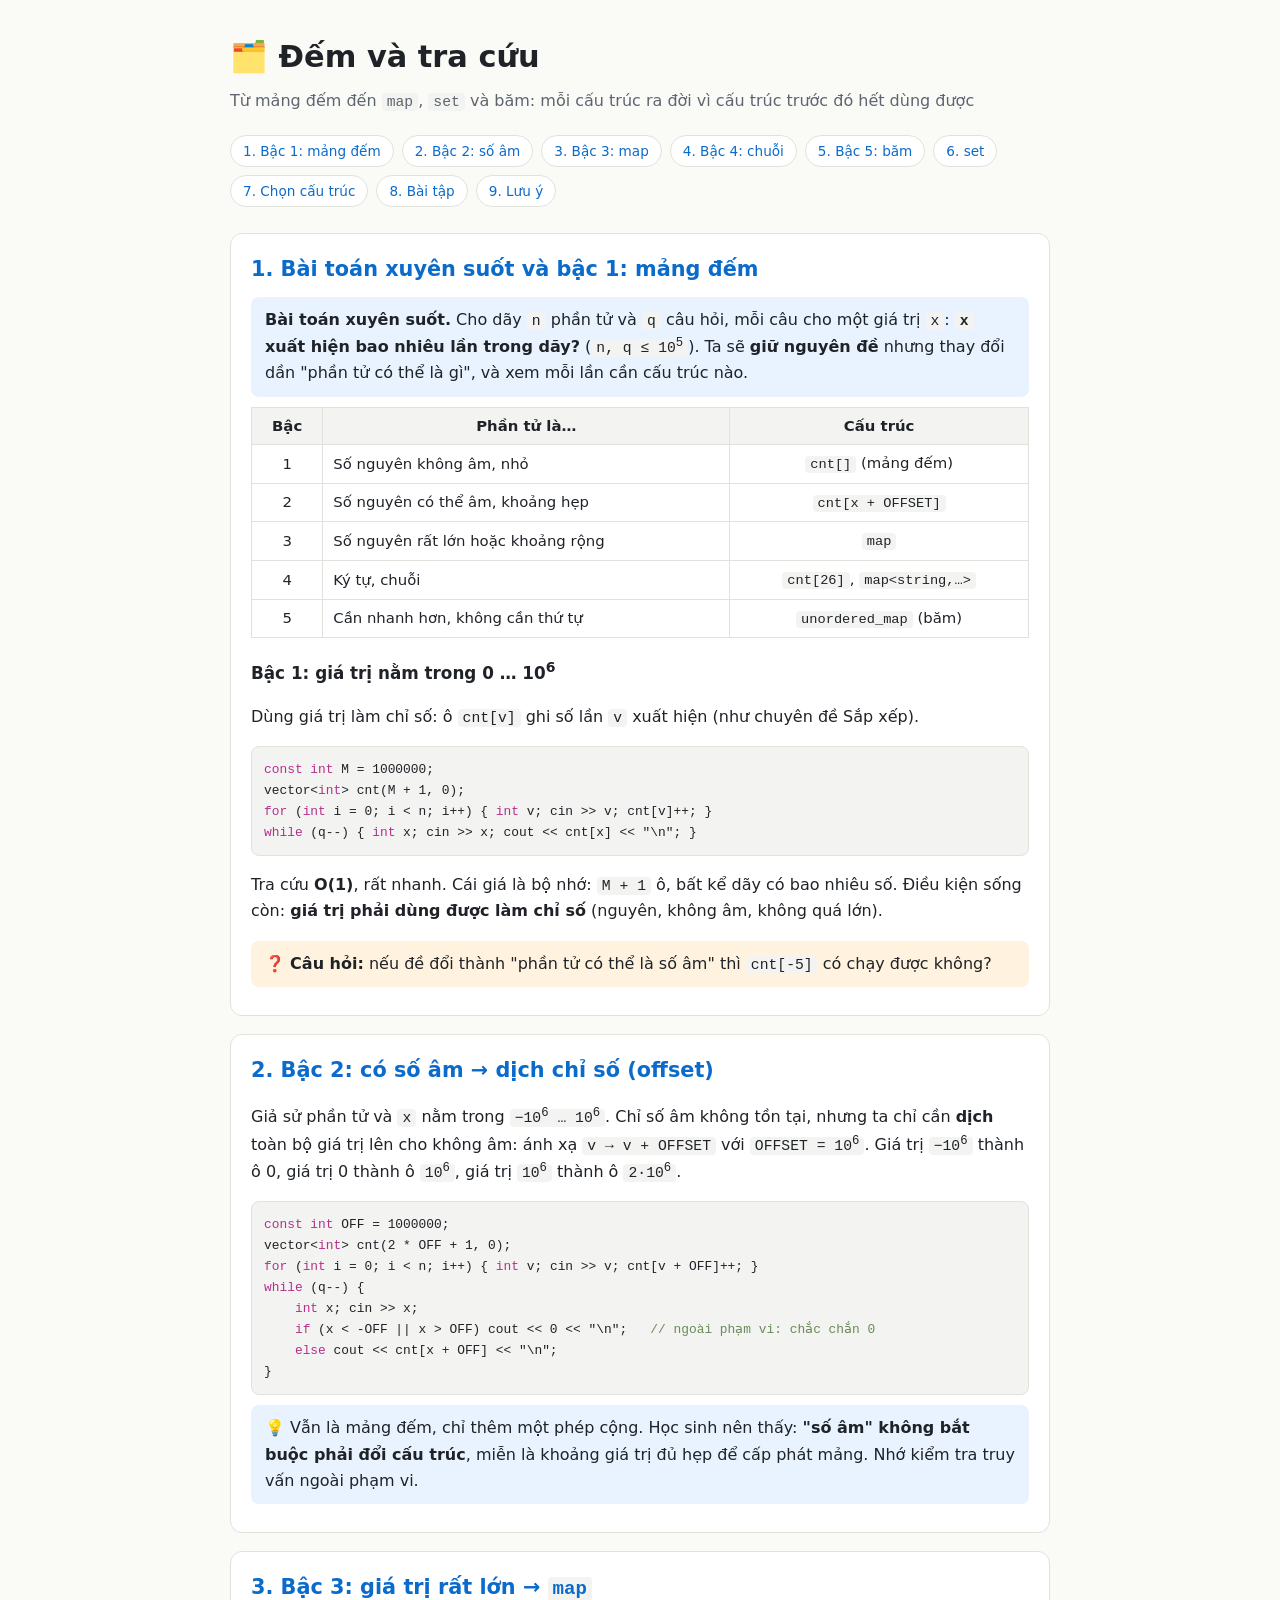
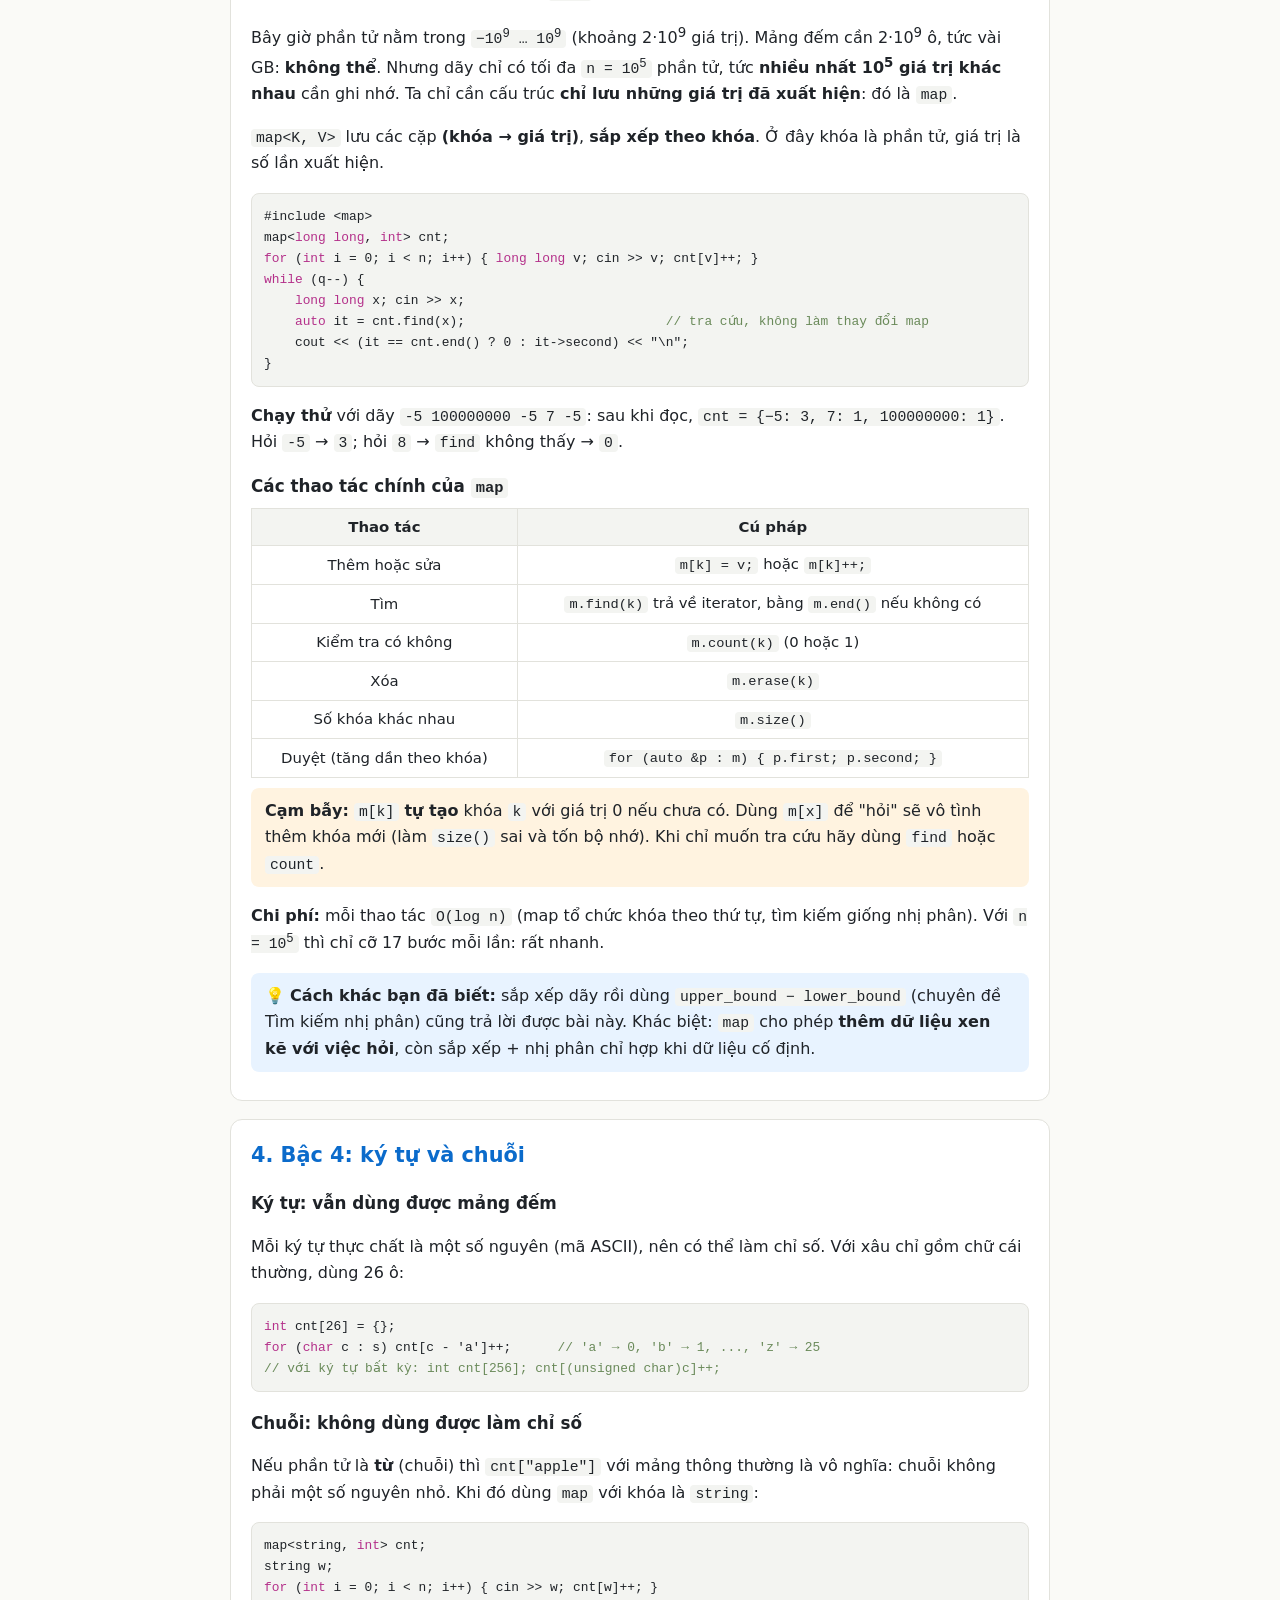
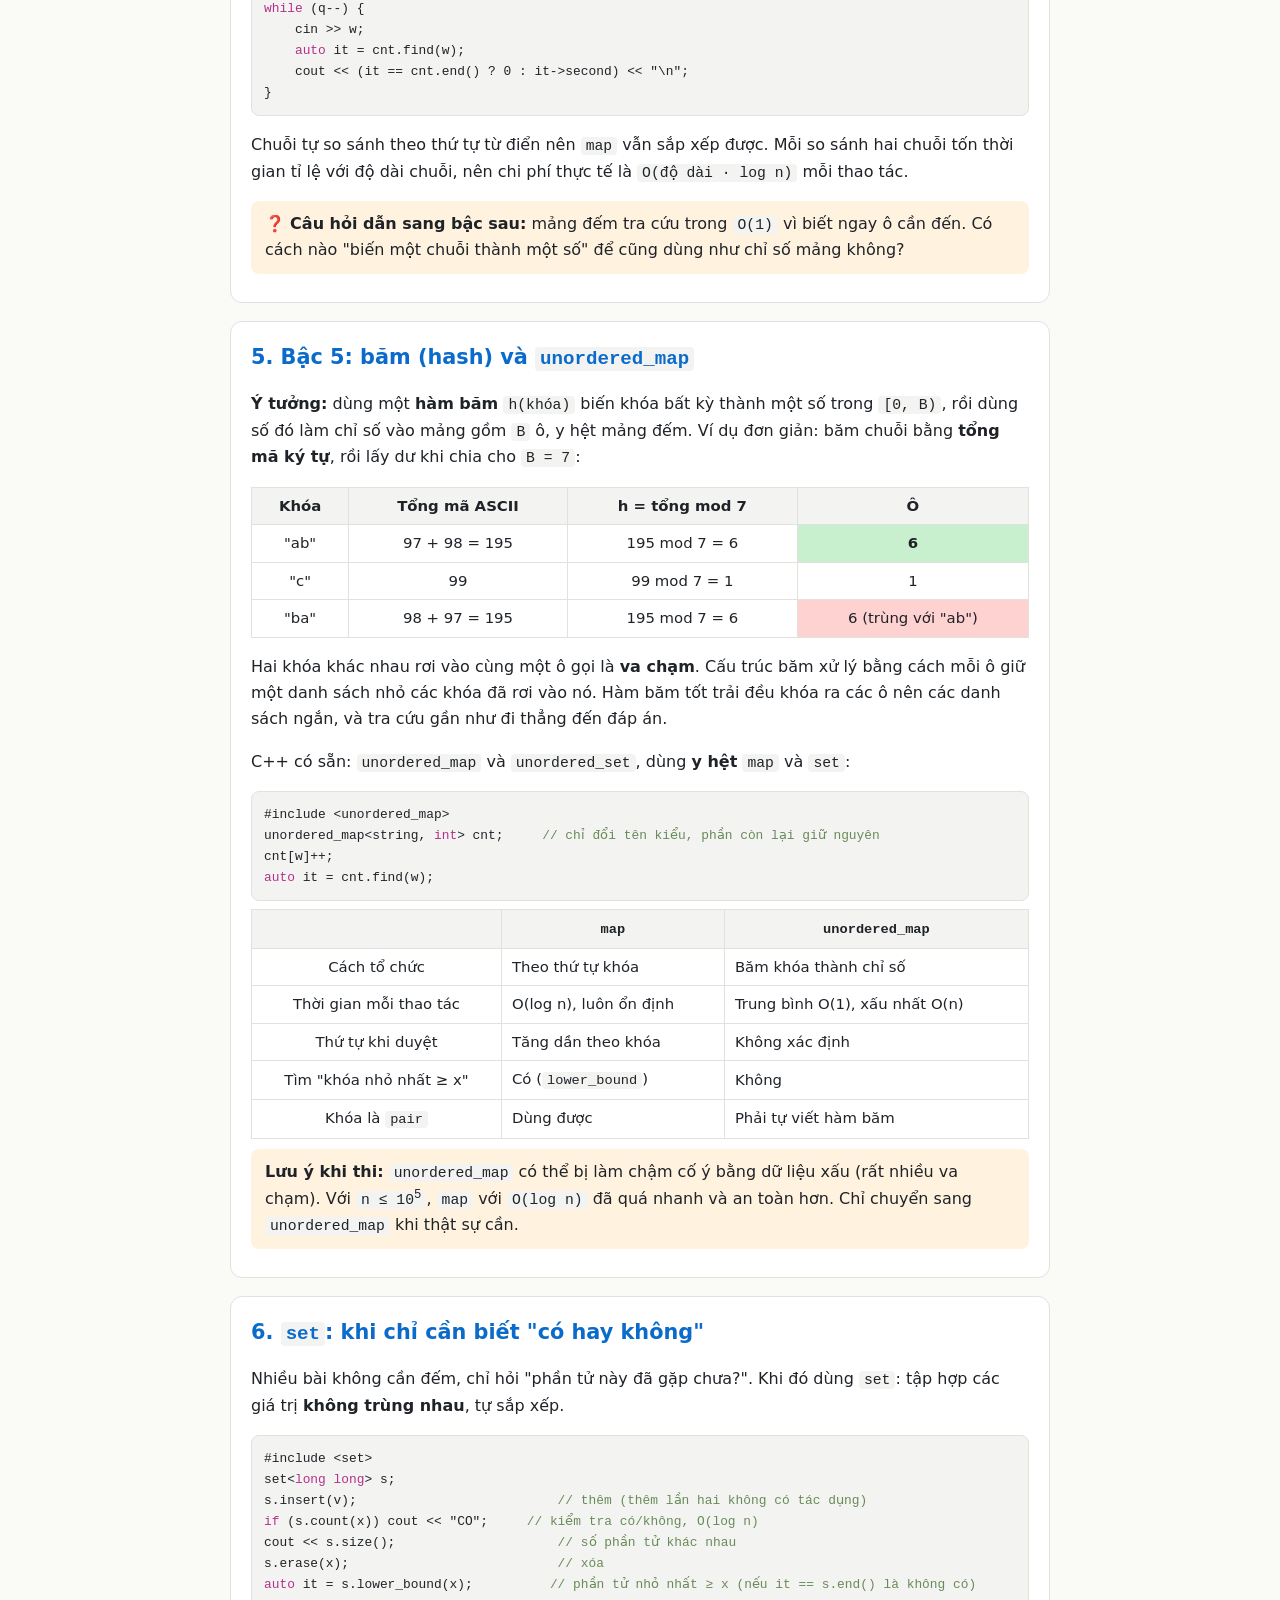
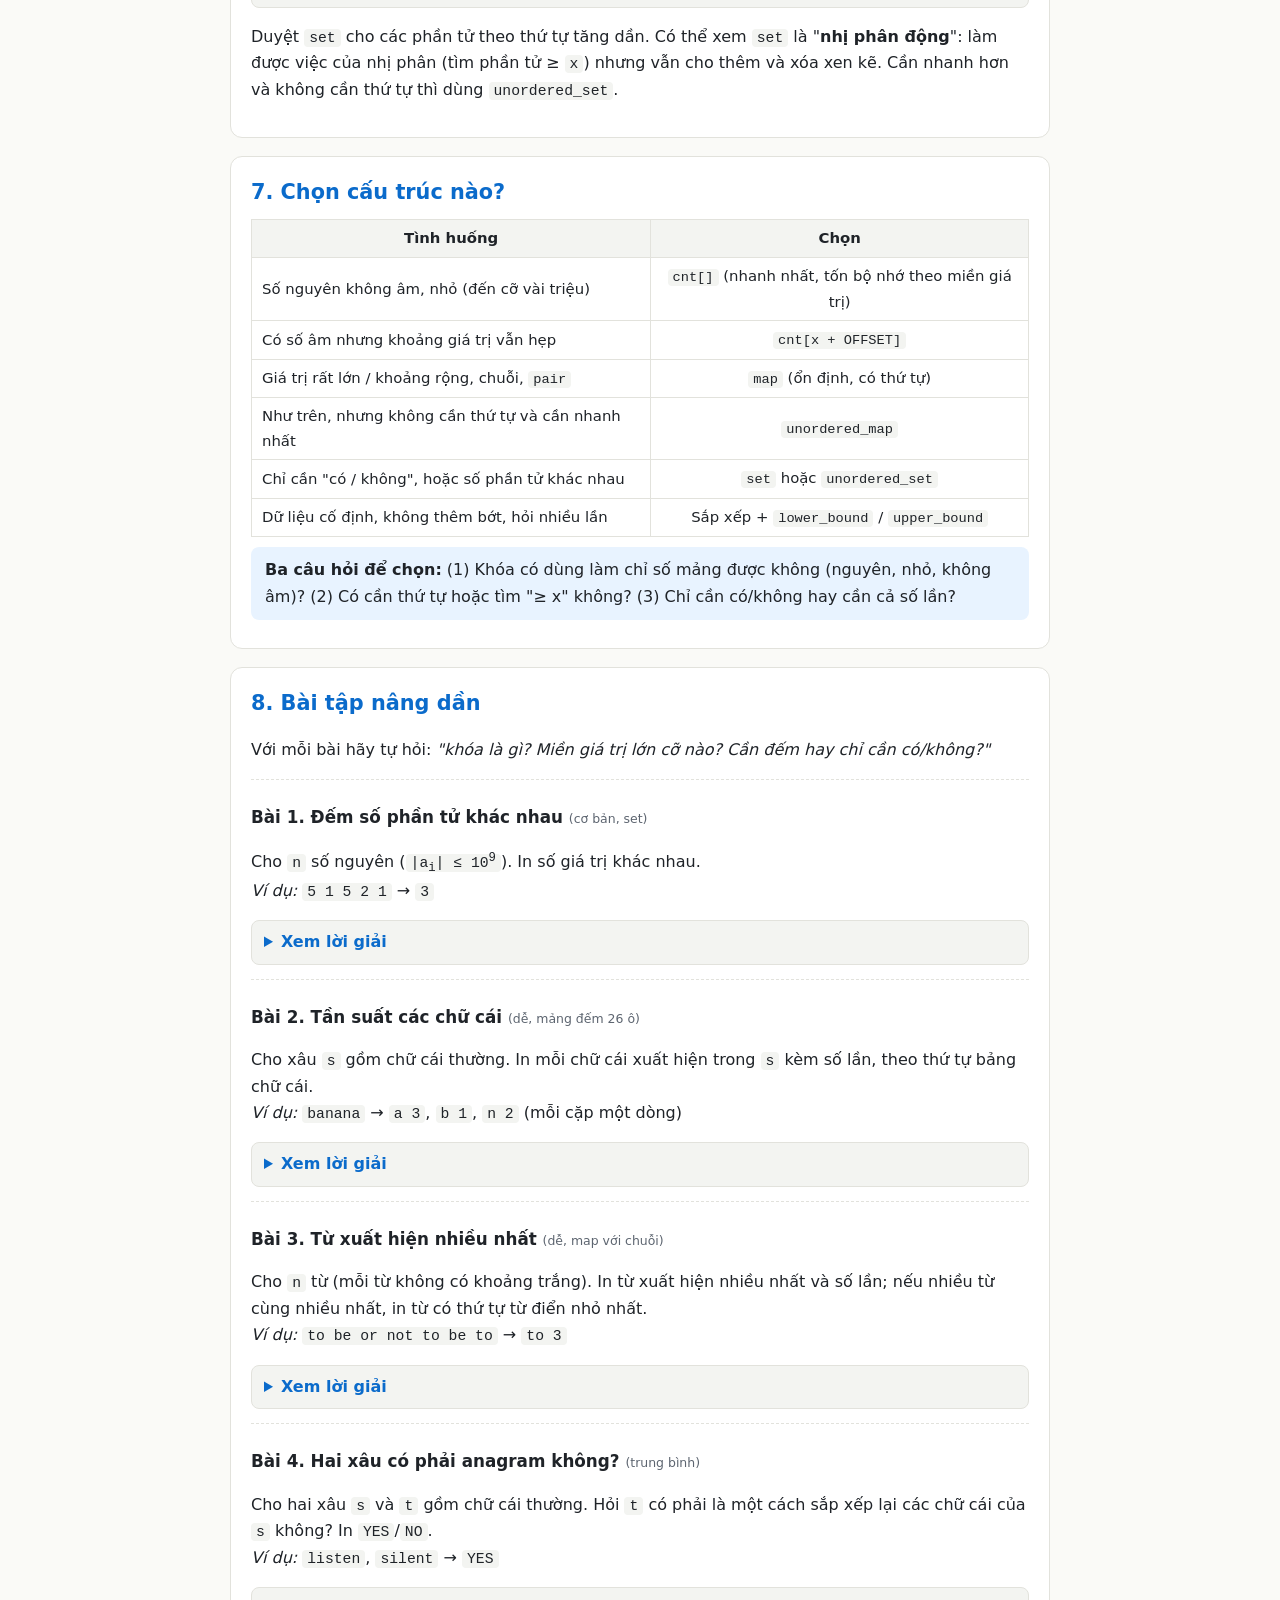
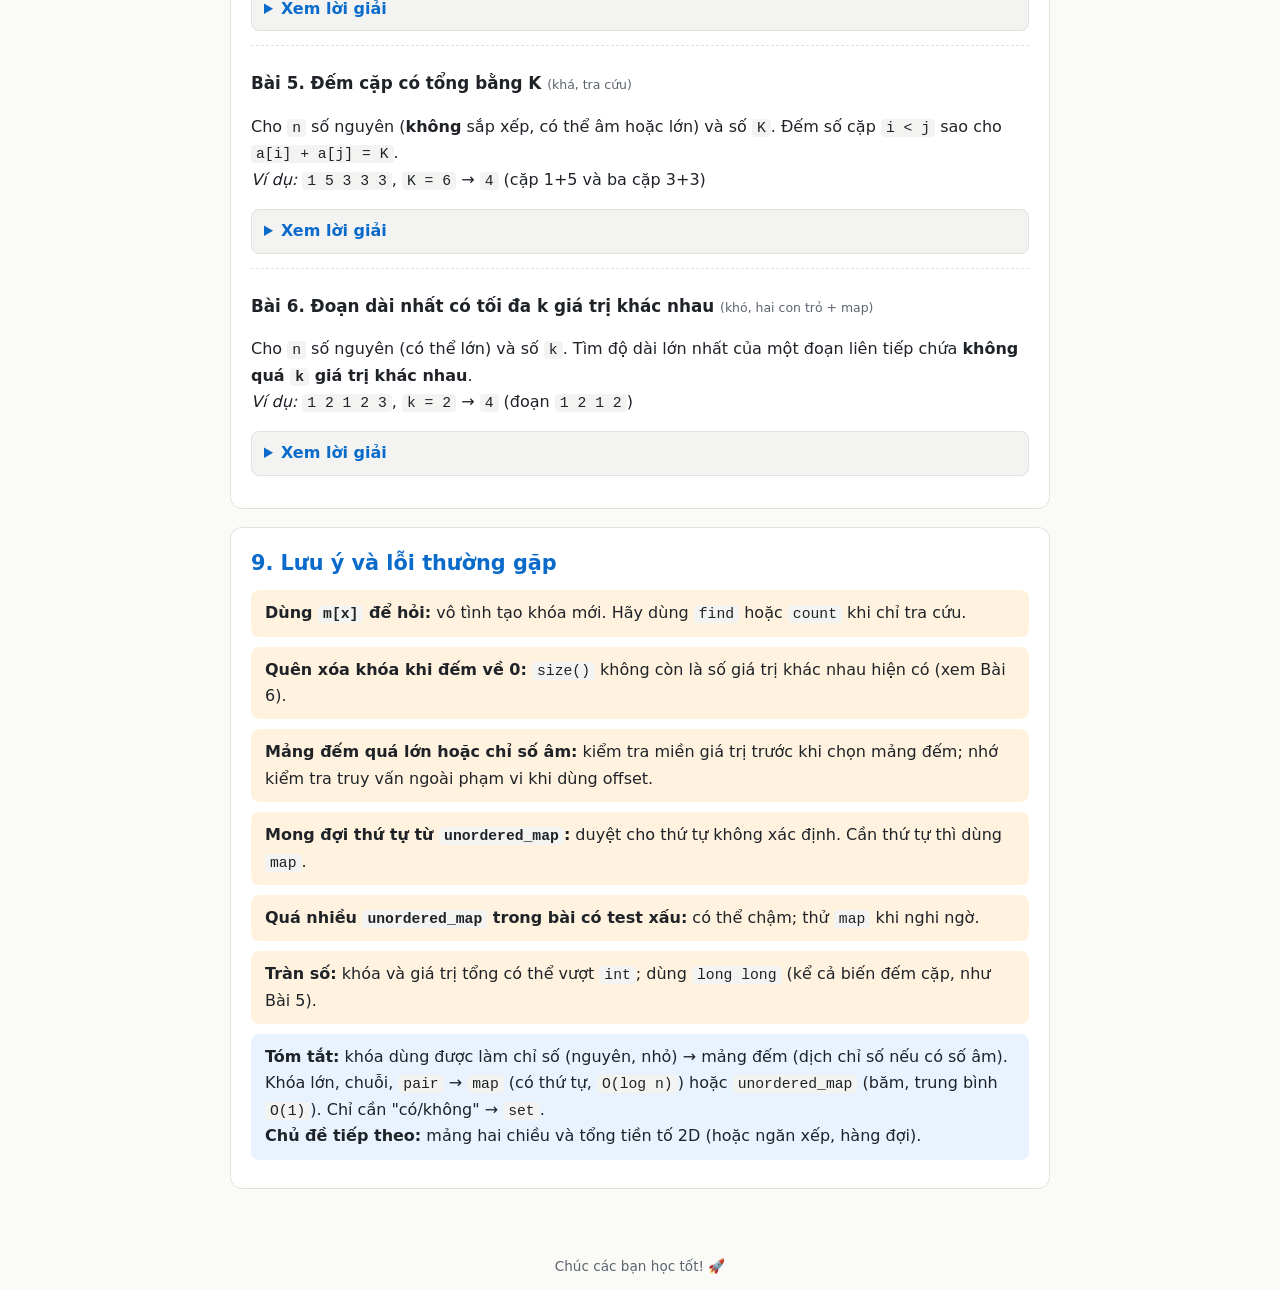
<file: DemVaTraCuu.html>
<!DOCTYPE html>
<html lang="vi">
<head>
<meta charset="utf-8">
<meta name="viewport" content="width=device-width, initial-scale=1, viewport-fit=cover">
<title>Đếm và tra cứu: mảng đếm, map, set, băm</title>
<style>
:root{--bg:#fafaf7;--fg:#1f2328;--mut:#5d6570;--card:#fff;--bd:#e2e2dc;--ac:#0b6bcb;--code:#f3f4f1;--tip:#e8f3ff;--warn:#fff3e0;--hl:#ffe9a8;--in:#c8f0cf;--out:#ffd2d2;
box-sizing:border-box;padding-top:env(safe-area-inset-top,0px);padding-bottom:env(safe-area-inset-bottom,0px)}
@media (prefers-color-scheme:dark){:root:not([data-theme="light"]){--bg:#15171a;--fg:#e6e8ea;--mut:#9aa3ad;--card:#1d2024;--bd:#30353b;--ac:#6cb2ff;--code:#101214;--tip:#17283a;--warn:#33291a;--hl:#5a4a14;--in:#1d4a2a;--out:#5a2323;color-scheme:dark}}
:root[data-theme="dark"]{--bg:#15171a;--fg:#e6e8ea;--mut:#9aa3ad;--card:#1d2024;--bd:#30353b;--ac:#6cb2ff;--code:#101214;--tip:#17283a;--warn:#33291a;--hl:#5a4a14;--in:#1d4a2a;--out:#5a2323;color-scheme:dark}
html{scroll-padding-top:env(safe-area-inset-top,0px);scroll-behavior:smooth}
body{margin:0;background:var(--bg);color:var(--fg);font:16px/1.65 system-ui,-apple-system,"Segoe UI",Roboto,sans-serif}
header{padding:32px 20px 20px;max-width:820px;margin:auto}
h1{margin:0 0 6px;font-size:1.9rem}
header p{margin:0;color:var(--mut)}
nav{max-width:820px;margin:0 auto;padding:0 20px 8px;display:flex;flex-wrap:wrap;gap:8px}
nav a{font-size:.85rem;padding:4px 12px;border:1px solid var(--bd);border-radius:99px;color:var(--ac);text-decoration:none;background:var(--card)}
main{max-width:820px;margin:auto;padding:0 20px 48px}
section{background:var(--card);border:1px solid var(--bd);border-radius:12px;padding:18px 20px;margin:18px 0}
h2{margin:0 0 10px;font-size:1.3rem;color:var(--ac)}
h3{margin:18px 0 6px;font-size:1.05rem}
pre{background:var(--code);border:1px solid var(--bd);border-radius:8px;padding:12px;overflow-x:auto;font:14px/1.5 ui-monospace,Consolas,Menlo,monospace;margin:8px 0}
code{font-family:ui-monospace,Consolas,Menlo,monospace;background:var(--code);padding:1px 5px;border-radius:4px;font-size:.92em}
pre code{background:none;padding:0}
.k{color:#b4308a}.c{color:#6a8a5a}
.box{border-radius:8px;padding:10px 14px;margin:10px 0;background:var(--tip)}
.box.w{background:var(--warn)}
.tbl{overflow-x:auto}
table{border-collapse:collapse;width:100%;font-size:.93rem;text-align:center}
th,td{border:1px solid var(--bd);padding:6px 10px}
th{background:var(--code)}
td.h{background:var(--hl);font-weight:600}
td.i{background:var(--in);font-weight:600}
td.o{background:var(--out)}
td.l{text-align:left}
.bt{border-top:1px dashed var(--bd);padding-top:6px}
details{margin:8px 0 14px;border:1px solid var(--bd);border-radius:8px;background:var(--code)}
summary{cursor:pointer;padding:8px 12px;font-weight:600;color:var(--ac)}
details[open]>summary{border-bottom:1px solid var(--bd)}
.sol{padding:4px 12px 8px}
.sol pre{background:var(--card)}
.lv{font-size:.78rem;color:var(--mut);font-weight:400}
footer{text-align:center;color:var(--mut);font-size:.85rem;padding-bottom:30px}
</style>
</head>
<body>
<header>
<h1>🗂️ Đếm và tra cứu</h1>
<p>Từ mảng đếm đến <code>map</code>, <code>set</code> và băm: mỗi cấu trúc ra đời vì cấu trúc trước đó hết dùng được</p>
</header>
<nav>
<a href="#b1">1. Bậc 1: mảng đếm</a><a href="#b2">2. Bậc 2: số âm</a><a href="#b3">3. Bậc 3: map</a><a href="#b4">4. Bậc 4: chuỗi</a><a href="#b5">5. Bậc 5: băm</a><a href="#set">6. set</a><a href="#chon">7. Chọn cấu trúc</a><a href="#bai-tap">8. Bài tập</a><a href="#luu">9. Lưu ý</a>
</nav>
<main>

<section id="b1">
<h2>1. Bài toán xuyên suốt và bậc 1: mảng đếm</h2>
<div class="box"><b>Bài toán xuyên suốt.</b> Cho dãy <code>n</code> phần tử và <code>q</code> câu hỏi, mỗi câu cho một giá trị <code>x</code>: <b><code>x</code> xuất hiện bao nhiêu lần trong dãy?</b> (<code>n, q ≤ 10<sup>5</sup></code>). Ta sẽ <b>giữ nguyên đề</b> nhưng thay đổi dần "phần tử có thể là gì", và xem mỗi lần cần cấu trúc nào.</div>
<div class="tbl"><table>
<tr><th>Bậc</th><th>Phần tử là…</th><th>Cấu trúc</th></tr>
<tr><td>1</td><td class="l">Số nguyên không âm, nhỏ</td><td><code>cnt[]</code> (mảng đếm)</td></tr>
<tr><td>2</td><td class="l">Số nguyên có thể âm, khoảng hẹp</td><td><code>cnt[x + OFFSET]</code></td></tr>
<tr><td>3</td><td class="l">Số nguyên rất lớn hoặc khoảng rộng</td><td><code>map</code></td></tr>
<tr><td>4</td><td class="l">Ký tự, chuỗi</td><td><code>cnt[26]</code>, <code>map&lt;string,…&gt;</code></td></tr>
<tr><td>5</td><td class="l">Cần nhanh hơn, không cần thứ tự</td><td><code>unordered_map</code> (băm)</td></tr>
</table></div>

<h3>Bậc 1: giá trị nằm trong 0 … 10<sup>6</sup></h3>
<p>Dùng giá trị làm chỉ số: ô <code>cnt[v]</code> ghi số lần <code>v</code> xuất hiện (như chuyên đề Sắp xếp).</p>
<pre><code><span class="k">const int</span> M = 1000000;
vector&lt;<span class="k">int</span>&gt; cnt(M + 1, 0);
<span class="k">for</span> (<span class="k">int</span> i = 0; i &lt; n; i++) { <span class="k">int</span> v; cin &gt;&gt; v; cnt[v]++; }
<span class="k">while</span> (q--) { <span class="k">int</span> x; cin &gt;&gt; x; cout &lt;&lt; cnt[x] &lt;&lt; "\n"; }</code></pre>
<p>Tra cứu <b>O(1)</b>, rất nhanh. Cái giá là bộ nhớ: <code>M + 1</code> ô, bất kể dãy có bao nhiêu số. Điều kiện sống còn: <b>giá trị phải dùng được làm chỉ số</b> (nguyên, không âm, không quá lớn).</p>
<div class="box w">❓ <b>Câu hỏi:</b> nếu đề đổi thành "phần tử có thể là số âm" thì <code>cnt[-5]</code> có chạy được không?</div>
</section>

<section id="b2">
<h2>2. Bậc 2: có số âm → dịch chỉ số (offset)</h2>
<p>Giả sử phần tử và <code>x</code> nằm trong <code>−10<sup>6</sup> … 10<sup>6</sup></code>. Chỉ số âm không tồn tại, nhưng ta chỉ cần <b>dịch</b> toàn bộ giá trị lên cho không âm: ánh xạ <code>v → v + OFFSET</code> với <code>OFFSET = 10<sup>6</sup></code>. Giá trị <code>−10<sup>6</sup></code> thành ô 0, giá trị 0 thành ô <code>10<sup>6</sup></code>, giá trị <code>10<sup>6</sup></code> thành ô <code>2·10<sup>6</sup></code>.</p>
<pre><code><span class="k">const int</span> OFF = 1000000;
vector&lt;<span class="k">int</span>&gt; cnt(2 * OFF + 1, 0);
<span class="k">for</span> (<span class="k">int</span> i = 0; i &lt; n; i++) { <span class="k">int</span> v; cin &gt;&gt; v; cnt[v + OFF]++; }
<span class="k">while</span> (q--) {
    <span class="k">int</span> x; cin &gt;&gt; x;
    <span class="k">if</span> (x &lt; -OFF || x &gt; OFF) cout &lt;&lt; 0 &lt;&lt; "\n";   <span class="c">// ngoài phạm vi: chắc chắn 0</span>
    <span class="k">else</span> cout &lt;&lt; cnt[x + OFF] &lt;&lt; "\n";
}</code></pre>
<div class="box">💡 Vẫn là mảng đếm, chỉ thêm một phép cộng. Học sinh nên thấy: <b>"số âm" không bắt buộc phải đổi cấu trúc</b>, miễn là khoảng giá trị đủ hẹp để cấp phát mảng. Nhớ kiểm tra truy vấn ngoài phạm vi.</div>
</section>

<section id="b3">
<h2>3. Bậc 3: giá trị rất lớn → <code>map</code></h2>
<p>Bây giờ phần tử nằm trong <code>−10<sup>9</sup> … 10<sup>9</sup></code> (khoảng 2·10<sup>9</sup> giá trị). Mảng đếm cần 2·10<sup>9</sup> ô, tức vài GB: <b>không thể</b>. Nhưng dãy chỉ có tối đa <code>n = 10<sup>5</sup></code> phần tử, tức <b>nhiều nhất 10<sup>5</sup> giá trị khác nhau</b> cần ghi nhớ. Ta chỉ cần cấu trúc <b>chỉ lưu những giá trị đã xuất hiện</b>: đó là <code>map</code>.</p>
<p><code>map&lt;K, V&gt;</code> lưu các cặp <b>(khóa → giá trị)</b>, <b>sắp xếp theo khóa</b>. Ở đây khóa là phần tử, giá trị là số lần xuất hiện.</p>
<pre><code>#include &lt;map&gt;
map&lt;<span class="k">long long</span>, <span class="k">int</span>&gt; cnt;
<span class="k">for</span> (<span class="k">int</span> i = 0; i &lt; n; i++) { <span class="k">long long</span> v; cin &gt;&gt; v; cnt[v]++; }
<span class="k">while</span> (q--) {
    <span class="k">long long</span> x; cin &gt;&gt; x;
    <span class="k">auto</span> it = cnt.find(x);                          <span class="c">// tra cứu, không làm thay đổi map</span>
    cout &lt;&lt; (it == cnt.end() ? 0 : it-&gt;second) &lt;&lt; "\n";
}</code></pre>
<p><b>Chạy thử</b> với dãy <code>-5 100000000 -5 7 -5</code>: sau khi đọc, <code>cnt = {−5: 3, 7: 1, 100000000: 1}</code>. Hỏi <code>-5</code> → <code>3</code>; hỏi <code>8</code> → <code>find</code> không thấy → <code>0</code>.</p>

<h3>Các thao tác chính của <code>map</code></h3>
<div class="tbl"><table>
<tr><th>Thao tác</th><th>Cú pháp</th></tr>
<tr><td>Thêm hoặc sửa</td><td><code>m[k] = v;</code> hoặc <code>m[k]++;</code></td></tr>
<tr><td>Tìm</td><td><code>m.find(k)</code> trả về iterator, bằng <code>m.end()</code> nếu không có</td></tr>
<tr><td>Kiểm tra có không</td><td><code>m.count(k)</code> (0 hoặc 1)</td></tr>
<tr><td>Xóa</td><td><code>m.erase(k)</code></td></tr>
<tr><td>Số khóa khác nhau</td><td><code>m.size()</code></td></tr>
<tr><td>Duyệt (tăng dần theo khóa)</td><td><code>for (auto &amp;p : m) { p.first; p.second; }</code></td></tr>
</table></div>
<div class="box w"><b>Cạm bẫy:</b> <code>m[k]</code> <b>tự tạo</b> khóa <code>k</code> với giá trị 0 nếu chưa có. Dùng <code>m[x]</code> để "hỏi" sẽ vô tình thêm khóa mới (làm <code>size()</code> sai và tốn bộ nhớ). Khi chỉ muốn tra cứu hãy dùng <code>find</code> hoặc <code>count</code>.</div>
<p><b>Chi phí:</b> mỗi thao tác <code>O(log n)</code> (map tổ chức khóa theo thứ tự, tìm kiếm giống nhị phân). Với <code>n = 10<sup>5</sup></code> thì chỉ cỡ 17 bước mỗi lần: rất nhanh.</p>
<div class="box">💡 <b>Cách khác bạn đã biết:</b> sắp xếp dãy rồi dùng <code>upper_bound − lower_bound</code> (chuyên đề Tìm kiếm nhị phân) cũng trả lời được bài này. Khác biệt: <code>map</code> cho phép <b>thêm dữ liệu xen kẽ với việc hỏi</b>, còn sắp xếp + nhị phân chỉ hợp khi dữ liệu cố định.</div>
</section>

<section id="b4">
<h2>4. Bậc 4: ký tự và chuỗi</h2>
<h3>Ký tự: vẫn dùng được mảng đếm</h3>
<p>Mỗi ký tự thực chất là một số nguyên (mã ASCII), nên có thể làm chỉ số. Với xâu chỉ gồm chữ cái thường, dùng 26 ô:</p>
<pre><code><span class="k">int</span> cnt[26] = {};
<span class="k">for</span> (<span class="k">char</span> c : s) cnt[c - 'a']++;      <span class="c">// 'a' → 0, 'b' → 1, ..., 'z' → 25</span>
<span class="c">// với ký tự bất kỳ: int cnt[256]; cnt[(unsigned char)c]++;</span></code></pre>
<h3>Chuỗi: không dùng được làm chỉ số</h3>
<p>Nếu phần tử là <b>từ</b> (chuỗi) thì <code>cnt["apple"]</code> với mảng thông thường là vô nghĩa: chuỗi không phải một số nguyên nhỏ. Khi đó dùng <code>map</code> với khóa là <code>string</code>:</p>
<pre><code>map&lt;string, <span class="k">int</span>&gt; cnt;
string w;
<span class="k">for</span> (<span class="k">int</span> i = 0; i &lt; n; i++) { cin &gt;&gt; w; cnt[w]++; }
<span class="k">while</span> (q--) {
    cin &gt;&gt; w;
    <span class="k">auto</span> it = cnt.find(w);
    cout &lt;&lt; (it == cnt.end() ? 0 : it-&gt;second) &lt;&lt; "\n";
}</code></pre>
<p>Chuỗi tự so sánh theo thứ tự từ điển nên <code>map</code> vẫn sắp xếp được. Mỗi so sánh hai chuỗi tốn thời gian tỉ lệ với độ dài chuỗi, nên chi phí thực tế là <code>O(độ dài · log n)</code> mỗi thao tác.</p>
<div class="box w">❓ <b>Câu hỏi dẫn sang bậc sau:</b> mảng đếm tra cứu trong <code>O(1)</code> vì biết ngay ô cần đến. Có cách nào "biến một chuỗi thành một số" để cũng dùng như chỉ số mảng không?</div>
</section>

<section id="b5">
<h2>5. Bậc 5: băm (hash) và <code>unordered_map</code></h2>
<p><b>Ý tưởng:</b> dùng một <b>hàm băm</b> <code>h(khóa)</code> biến khóa bất kỳ thành một số trong <code>[0, B)</code>, rồi dùng số đó làm chỉ số vào mảng gồm <code>B</code> ô, y hệt mảng đếm. Ví dụ đơn giản: băm chuỗi bằng <b>tổng mã ký tự</b>, rồi lấy dư khi chia cho <code>B = 7</code>:</p>
<div class="tbl"><table>
<tr><th>Khóa</th><th>Tổng mã ASCII</th><th>h = tổng mod 7</th><th>Ô</th></tr>
<tr><td>"ab"</td><td>97 + 98 = 195</td><td>195 mod 7 = 6</td><td class="i">6</td></tr>
<tr><td>"c"</td><td>99</td><td>99 mod 7 = 1</td><td>1</td></tr>
<tr><td>"ba"</td><td>98 + 97 = 195</td><td>195 mod 7 = 6</td><td class="o">6 (trùng với "ab")</td></tr>
</table></div>
<p>Hai khóa khác nhau rơi vào cùng một ô gọi là <b>va chạm</b>. Cấu trúc băm xử lý bằng cách mỗi ô giữ một danh sách nhỏ các khóa đã rơi vào nó. Hàm băm tốt trải đều khóa ra các ô nên các danh sách ngắn, và tra cứu gần như đi thẳng đến đáp án.</p>
<p>C++ có sẵn: <code>unordered_map</code> và <code>unordered_set</code>, dùng <b>y hệt</b> <code>map</code> và <code>set</code>:</p>
<pre><code>#include &lt;unordered_map&gt;
unordered_map&lt;string, <span class="k">int</span>&gt; cnt;     <span class="c">// chỉ đổi tên kiểu, phần còn lại giữ nguyên</span>
cnt[w]++;
<span class="k">auto</span> it = cnt.find(w);</code></pre>
<div class="tbl"><table>
<tr><th></th><th><code>map</code></th><th><code>unordered_map</code></th></tr>
<tr><td>Cách tổ chức</td><td class="l">Theo thứ tự khóa</td><td class="l">Băm khóa thành chỉ số</td></tr>
<tr><td>Thời gian mỗi thao tác</td><td class="l">O(log n), luôn ổn định</td><td class="l">Trung bình O(1), xấu nhất O(n)</td></tr>
<tr><td>Thứ tự khi duyệt</td><td class="l">Tăng dần theo khóa</td><td class="l">Không xác định</td></tr>
<tr><td>Tìm "khóa nhỏ nhất ≥ x"</td><td class="l">Có (<code>lower_bound</code>)</td><td class="l">Không</td></tr>
<tr><td>Khóa là <code>pair</code></td><td class="l">Dùng được</td><td class="l">Phải tự viết hàm băm</td></tr>
</table></div>
<div class="box w"><b>Lưu ý khi thi:</b> <code>unordered_map</code> có thể bị làm chậm cố ý bằng dữ liệu xấu (rất nhiều va chạm). Với <code>n ≤ 10<sup>5</sup></code>, <code>map</code> với <code>O(log n)</code> đã quá nhanh và an toàn hơn. Chỉ chuyển sang <code>unordered_map</code> khi thật sự cần.</div>
</section>

<section id="set">
<h2>6. <code>set</code>: khi chỉ cần biết "có hay không"</h2>
<p>Nhiều bài không cần đếm, chỉ hỏi "phần tử này đã gặp chưa?". Khi đó dùng <code>set</code>: tập hợp các giá trị <b>không trùng nhau</b>, tự sắp xếp.</p>
<pre><code>#include &lt;set&gt;
set&lt;<span class="k">long long</span>&gt; s;
s.insert(v);                          <span class="c">// thêm (thêm lần hai không có tác dụng)</span>
<span class="k">if</span> (s.count(x)) cout &lt;&lt; "CO";     <span class="c">// kiểm tra có/không, O(log n)</span>
cout &lt;&lt; s.size();                     <span class="c">// số phần tử khác nhau</span>
s.erase(x);                           <span class="c">// xóa</span>
<span class="k">auto</span> it = s.lower_bound(x);          <span class="c">// phần tử nhỏ nhất ≥ x (nếu it == s.end() là không có)</span></code></pre>
<p>Duyệt <code>set</code> cho các phần tử theo thứ tự tăng dần. Có thể xem <code>set</code> là "<b>nhị phân động</b>": làm được việc của nhị phân (tìm phần tử ≥ <code>x</code>) nhưng vẫn cho thêm và xóa xen kẽ. Cần nhanh hơn và không cần thứ tự thì dùng <code>unordered_set</code>.</p>
</section>

<section id="chon">
<h2>7. Chọn cấu trúc nào?</h2>
<div class="tbl"><table>
<tr><th>Tình huống</th><th>Chọn</th></tr>
<tr><td class="l">Số nguyên không âm, nhỏ (đến cỡ vài triệu)</td><td><code>cnt[]</code> (nhanh nhất, tốn bộ nhớ theo miền giá trị)</td></tr>
<tr><td class="l">Có số âm nhưng khoảng giá trị vẫn hẹp</td><td><code>cnt[x + OFFSET]</code></td></tr>
<tr><td class="l">Giá trị rất lớn / khoảng rộng, chuỗi, <code>pair</code></td><td><code>map</code> (ổn định, có thứ tự)</td></tr>
<tr><td class="l">Như trên, nhưng không cần thứ tự và cần nhanh nhất</td><td><code>unordered_map</code></td></tr>
<tr><td class="l">Chỉ cần "có / không", hoặc số phần tử khác nhau</td><td><code>set</code> hoặc <code>unordered_set</code></td></tr>
<tr><td class="l">Dữ liệu cố định, không thêm bớt, hỏi nhiều lần</td><td>Sắp xếp + <code>lower_bound</code> / <code>upper_bound</code></td></tr>
</table></div>
<div class="box"><b>Ba câu hỏi để chọn:</b> (1) Khóa có dùng làm chỉ số mảng được không (nguyên, nhỏ, không âm)? (2) Có cần thứ tự hoặc tìm "≥ x" không? (3) Chỉ cần có/không hay cần cả số lần?</div>
</section>

<section id="bai-tap">
<h2>8. Bài tập nâng dần</h2>
<p>Với mỗi bài hãy tự hỏi: <i>"khóa là gì? Miền giá trị lớn cỡ nào? Cần đếm hay chỉ cần có/không?"</i></p>

<div class="bt"><h3>Bài 1. Đếm số phần tử khác nhau <span class="lv">(cơ bản, set)</span></h3>
<p>Cho <code>n</code> số nguyên (<code>|a<sub>i</sub>| ≤ 10<sup>9</sup></code>). In số giá trị khác nhau.<br><i>Ví dụ:</i> <code>5 1 5 2 1</code> → <code>3</code></p>
<details><summary>Xem lời giải</summary><div class="sol">
<p><b>Hướng dẫn:</b> bỏ tất cả vào <code>set</code>; <code>set</code> tự loại trùng, số phần tử của nó chính là đáp án. Giá trị lớn và có số âm nên không dùng mảng đếm.</p>
<pre><code>set&lt;<span class="k">long long</span>&gt; st;
<span class="k">for</span> (<span class="k">int</span> i = 0; i &lt; n; i++) { <span class="k">long long</span> x; cin &gt;&gt; x; st.insert(x); }
cout &lt;&lt; st.size();</code></pre></div></details></div>

<div class="bt"><h3>Bài 2. Tần suất các chữ cái <span class="lv">(dễ, mảng đếm 26 ô)</span></h3>
<p>Cho xâu <code>s</code> gồm chữ cái thường. In mỗi chữ cái xuất hiện trong <code>s</code> kèm số lần, theo thứ tự bảng chữ cái.<br><i>Ví dụ:</i> <code>banana</code> → <code>a 3</code>, <code>b 1</code>, <code>n 2</code> (mỗi cặp một dòng)</p>
<details><summary>Xem lời giải</summary><div class="sol">
<p><b>Hướng dẫn:</b> chỉ 26 giá trị có thể, dùng ngay mảng đếm. Duyệt <code>i</code> từ 0 đến 25 sẽ tự ra theo thứ tự bảng chữ cái.</p>
<pre><code><span class="k">int</span> cnt[26] = {};
<span class="k">for</span> (<span class="k">char</span> c : s) cnt[c - 'a']++;
<span class="k">for</span> (<span class="k">int</span> i = 0; i &lt; 26; i++)
    <span class="k">if</span> (cnt[i] &gt; 0) cout &lt;&lt; (<span class="k">char</span>)('a' + i) &lt;&lt; " " &lt;&lt; cnt[i] &lt;&lt; "\n";</code></pre></div></details></div>

<div class="bt"><h3>Bài 3. Từ xuất hiện nhiều nhất <span class="lv">(dễ, map với chuỗi)</span></h3>
<p>Cho <code>n</code> từ (mỗi từ không có khoảng trắng). In từ xuất hiện nhiều nhất và số lần; nếu nhiều từ cùng nhiều nhất, in từ có thứ tự từ điển nhỏ nhất.<br><i>Ví dụ:</i> <code>to be or not to be to</code> → <code>to 3</code></p>
<details><summary>Xem lời giải</summary><div class="sol">
<p><b>Hướng dẫn:</b> khóa là chuỗi nên dùng <code>map&lt;string,int&gt;</code>. <code>map</code> duyệt theo thứ tự từ điển, nên nếu dùng điều kiện so sánh <b>nghiêm ngặt</b> <code>&gt;</code> thì từ nhỏ hơn được giữ lại khi bằng nhau.</p>
<pre><code>map&lt;string, <span class="k">int</span>&gt; cnt;
string w;
<span class="k">for</span> (<span class="k">int</span> i = 0; i &lt; n; i++) { cin &gt;&gt; w; cnt[w]++; }
string bestW; <span class="k">int</span> bestC = 0;
<span class="k">for</span> (<span class="k">auto</span> &amp;p : cnt)
    <span class="k">if</span> (p.second &gt; bestC) { bestC = p.second; bestW = p.first; }
cout &lt;&lt; bestW &lt;&lt; " " &lt;&lt; bestC;</code></pre></div></details></div>

<div class="bt"><h3>Bài 4. Hai xâu có phải anagram không? <span class="lv">(trung bình)</span></h3>
<p>Cho hai xâu <code>s</code> và <code>t</code> gồm chữ cái thường. Hỏi <code>t</code> có phải là một cách sắp xếp lại các chữ cái của <code>s</code> không? In <code>YES</code>/<code>NO</code>.<br><i>Ví dụ:</i> <code>listen</code>, <code>silent</code> → <code>YES</code></p>
<details><summary>Xem lời giải</summary><div class="sol">
<p><b>Hướng dẫn:</b> hai xâu là anagram khi mỗi chữ cái xuất hiện số lần bằng nhau. Đếm xâu <code>s</code> bằng cách cộng, xâu <code>t</code> bằng cách trừ; nếu mọi ô cuối cùng bằng 0 thì đúng. (Xâu khác độ dài thì chắc chắn sai.)</p>
<pre><code><span class="k">if</span> (s.size() != t.size()) { cout &lt;&lt; "NO"; <span class="k">return</span> 0; }
<span class="k">int</span> cnt[26] = {};
<span class="k">for</span> (<span class="k">char</span> c : s) cnt[c - 'a']++;
<span class="k">for</span> (<span class="k">char</span> c : t) cnt[c - 'a']--;
<span class="k">bool</span> ok = <span class="k">true</span>;
<span class="k">for</span> (<span class="k">int</span> i = 0; i &lt; 26; i++) <span class="k">if</span> (cnt[i] != 0) ok = <span class="k">false</span>;
cout &lt;&lt; (ok ? "YES" : "NO");</code></pre>
<p>Cách khác: sắp xếp cả hai xâu rồi so sánh bằng nhau.</p></div></details></div>

<div class="bt"><h3>Bài 5. Đếm cặp có tổng bằng K <span class="lv">(khá, tra cứu)</span></h3>
<p>Cho <code>n</code> số nguyên (<b>không</b> sắp xếp, có thể âm hoặc lớn) và số <code>K</code>. Đếm số cặp <code>i &lt; j</code> sao cho <code>a[i] + a[j] = K</code>.<br><i>Ví dụ:</i> <code>1 5 3 3 3</code>, <code>K = 6</code> → <code>4</code> (cặp 1+5 và ba cặp 3+3)</p>
<details><summary>Xem lời giải</summary><div class="sol">
<p><b>Hướng dẫn:</b> duyệt từng phần tử <code>x</code> từ trái sang phải. Số cặp kết thúc tại <code>x</code> bằng <b>số lần giá trị <code>K − x</code> đã xuất hiện ở phía trước</b>, đó chính là một lần <b>tra cứu</b>. Cộng vào đáp án, rồi mới ghi nhận <code>x</code> vào <code>map</code>.</p>
<pre><code>map&lt;<span class="k">long long</span>, <span class="k">int</span>&gt; cnt;
<span class="k">long long</span> ans = 0;
<span class="k">for</span> (<span class="k">int</span> i = 0; i &lt; n; i++) {
    <span class="k">long long</span> x; cin &gt;&gt; x;
    <span class="k">auto</span> it = cnt.find(K - x);
    <span class="k">if</span> (it != cnt.end()) ans += it-&gt;second;
    cnt[x]++;
}
cout &lt;&lt; ans;</code></pre>
<p>Thời gian <code>O(n log n)</code>, không cần sắp xếp. So với hai con trỏ (cần dãy đã sắp xếp), cách này hoạt động trực tiếp trên dãy bất kỳ và đếm được cả các cặp trùng giá trị.</p></div></details></div>

<div class="bt"><h3>Bài 6. Đoạn dài nhất có tối đa k giá trị khác nhau <span class="lv">(khó, hai con trỏ + map)</span></h3>
<p>Cho <code>n</code> số nguyên (có thể lớn) và số <code>k</code>. Tìm độ dài lớn nhất của một đoạn liên tiếp chứa <b>không quá <code>k</code> giá trị khác nhau</b>.<br><i>Ví dụ:</i> <code>1 2 1 2 3</code>, <code>k = 2</code> → <code>4</code> (đoạn <code>1 2 1 2</code>)</p>
<details><summary>Xem lời giải</summary><div class="sol">
<p><b>Hướng dẫn:</b> đây là cửa sổ co giãn (hai con trỏ cùng chiều) với thông tin theo dõi là <b>tần suất các giá trị trong cửa sổ</b>. Dùng <code>map</code> làm bảng đếm: số khóa của <code>map</code> (<code>size()</code>) chính là số giá trị khác nhau hiện có. Khi vượt quá <code>k</code>, thu hẹp bên trái; <b>nhớ xóa khóa khi đếm về 0</b>, nếu không <code>size()</code> sẽ sai.</p>
<pre><code>map&lt;<span class="k">long long</span>, <span class="k">int</span>&gt; cnt;
<span class="k">int</span> l = 0, best = 0;
<span class="k">for</span> (<span class="k">int</span> r = 0; r &lt; n; r++) {
    cnt[a[r]]++;
    <span class="k">while</span> ((<span class="k">int</span>)cnt.size() &gt; k) {
        <span class="k">if</span> (--cnt[a[l]] == 0) cnt.erase(a[l]);
        l++;
    }
    best = max(best, r - l + 1);
}
cout &lt;&lt; best;</code></pre>
<p><i>Chạy thử:</i> đến <code>r = 3</code> cửa sổ <code>1 2 1 2</code> có 2 giá trị, độ dài 4. Ở <code>r = 4</code> thêm <code>3</code> thì có 3 giá trị; bớt lần lượt <code>1</code>, <code>2</code>, <code>1</code> (khóa <code>1</code> về 0 nên bị xóa) cho đến khi còn đúng 2 giá trị; cửa sổ lúc đó là <code>2 3</code>, độ dài 2. Đáp án <b>4</b> ✔ Độ phức tạp <code>O(n log n)</code>.</p></div></details></div>
</section>

<section id="luu">
<h2>9. Lưu ý và lỗi thường gặp</h2>
<div class="box w"><b>Dùng <code>m[x]</code> để hỏi:</b> vô tình tạo khóa mới. Hãy dùng <code>find</code> hoặc <code>count</code> khi chỉ tra cứu.</div>
<div class="box w"><b>Quên xóa khóa khi đếm về 0:</b> <code>size()</code> không còn là số giá trị khác nhau hiện có (xem Bài 6).</div>
<div class="box w"><b>Mảng đếm quá lớn hoặc chỉ số âm:</b> kiểm tra miền giá trị trước khi chọn mảng đếm; nhớ kiểm tra truy vấn ngoài phạm vi khi dùng offset.</div>
<div class="box w"><b>Mong đợi thứ tự từ <code>unordered_map</code>:</b> duyệt cho thứ tự không xác định. Cần thứ tự thì dùng <code>map</code>.</div>
<div class="box w"><b>Quá nhiều <code>unordered_map</code> trong bài có test xấu:</b> có thể chậm; thử <code>map</code> khi nghi ngờ.</div>
<div class="box w"><b>Tràn số:</b> khóa và giá trị tổng có thể vượt <code>int</code>; dùng <code>long long</code> (kể cả biến đếm cặp, như Bài 5).</div>
<div class="box"><b>Tóm tắt:</b> khóa dùng được làm chỉ số (nguyên, nhỏ) → mảng đếm (dịch chỉ số nếu có số âm). Khóa lớn, chuỗi, <code>pair</code> → <code>map</code> (có thứ tự, <code>O(log n)</code>) hoặc <code>unordered_map</code> (băm, trung bình <code>O(1)</code>). Chỉ cần "có/không" → <code>set</code>.<br><b>Chủ đề tiếp theo:</b> mảng hai chiều và tổng tiền tố 2D (hoặc ngăn xếp, hàng đợi).</div>
</section>

</main>
<footer>Chúc các bạn học tốt! 🚀</footer>
</body>
</html>
</file>
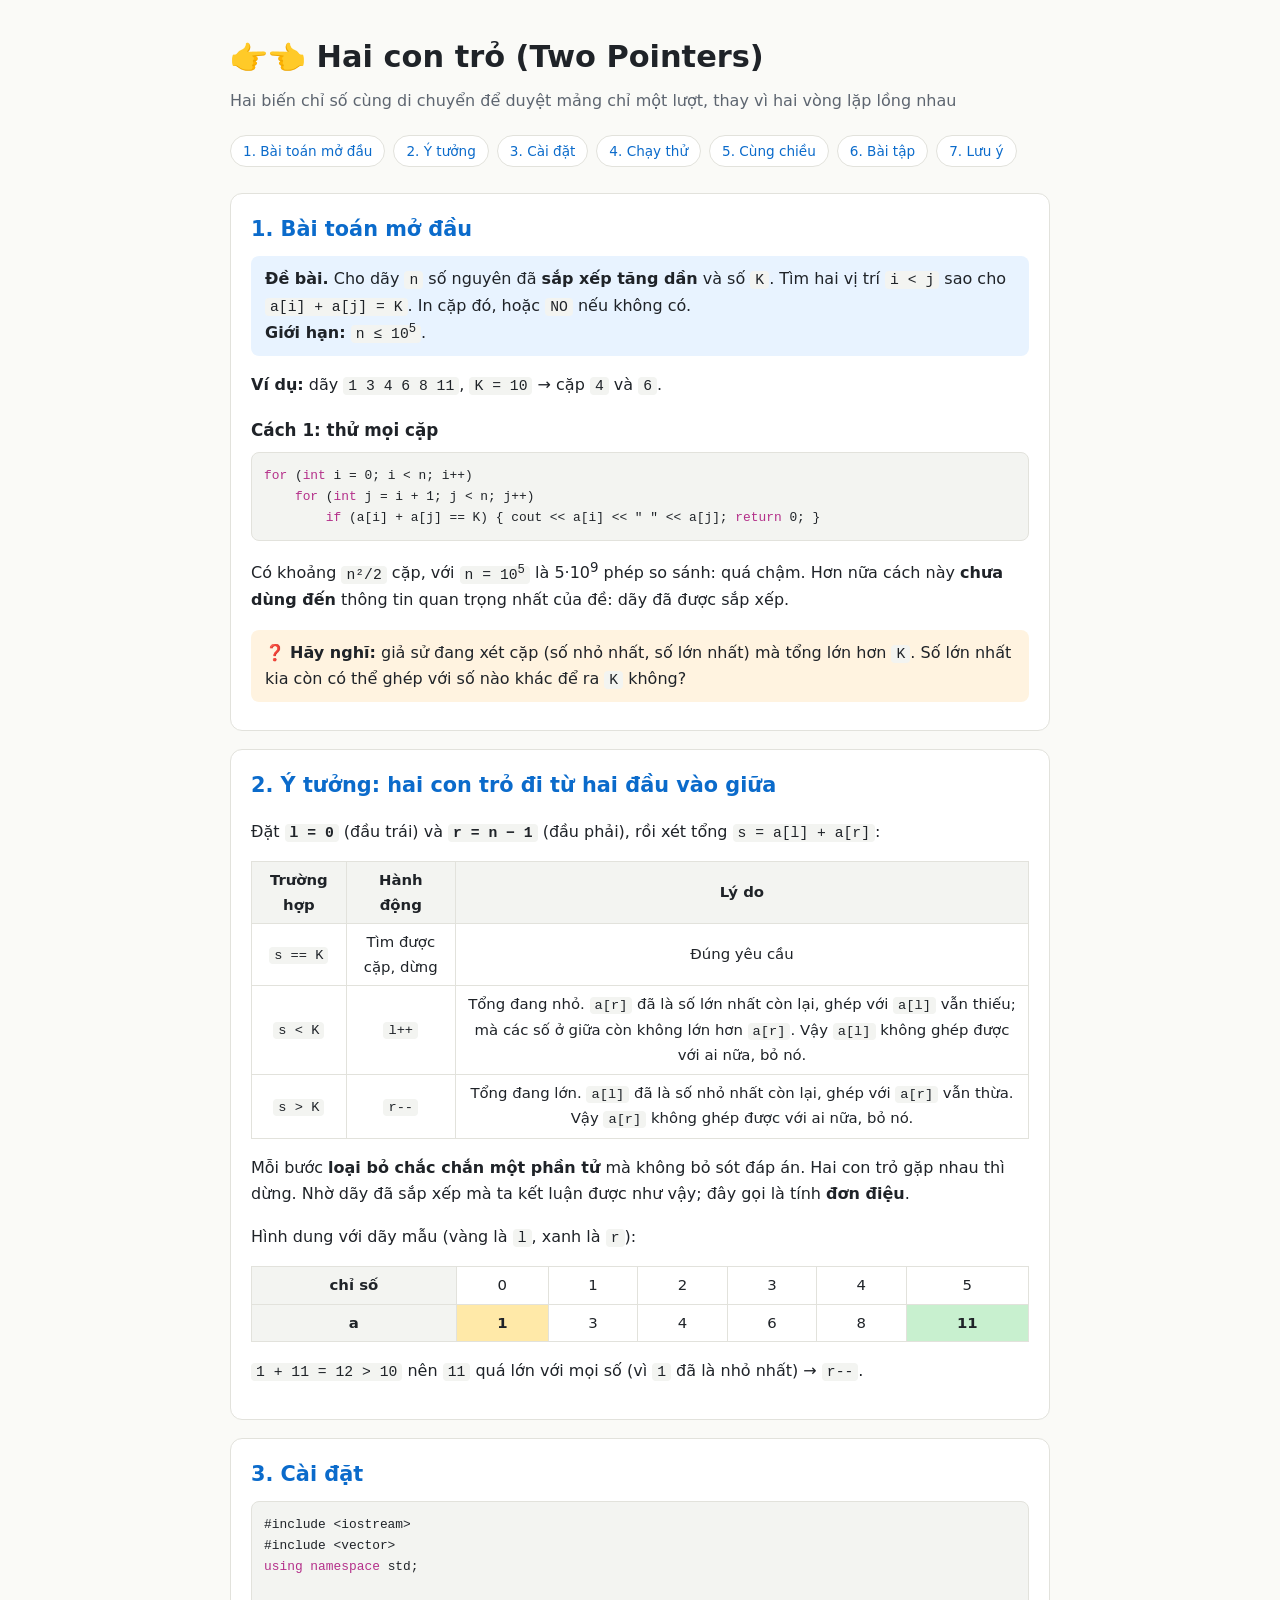
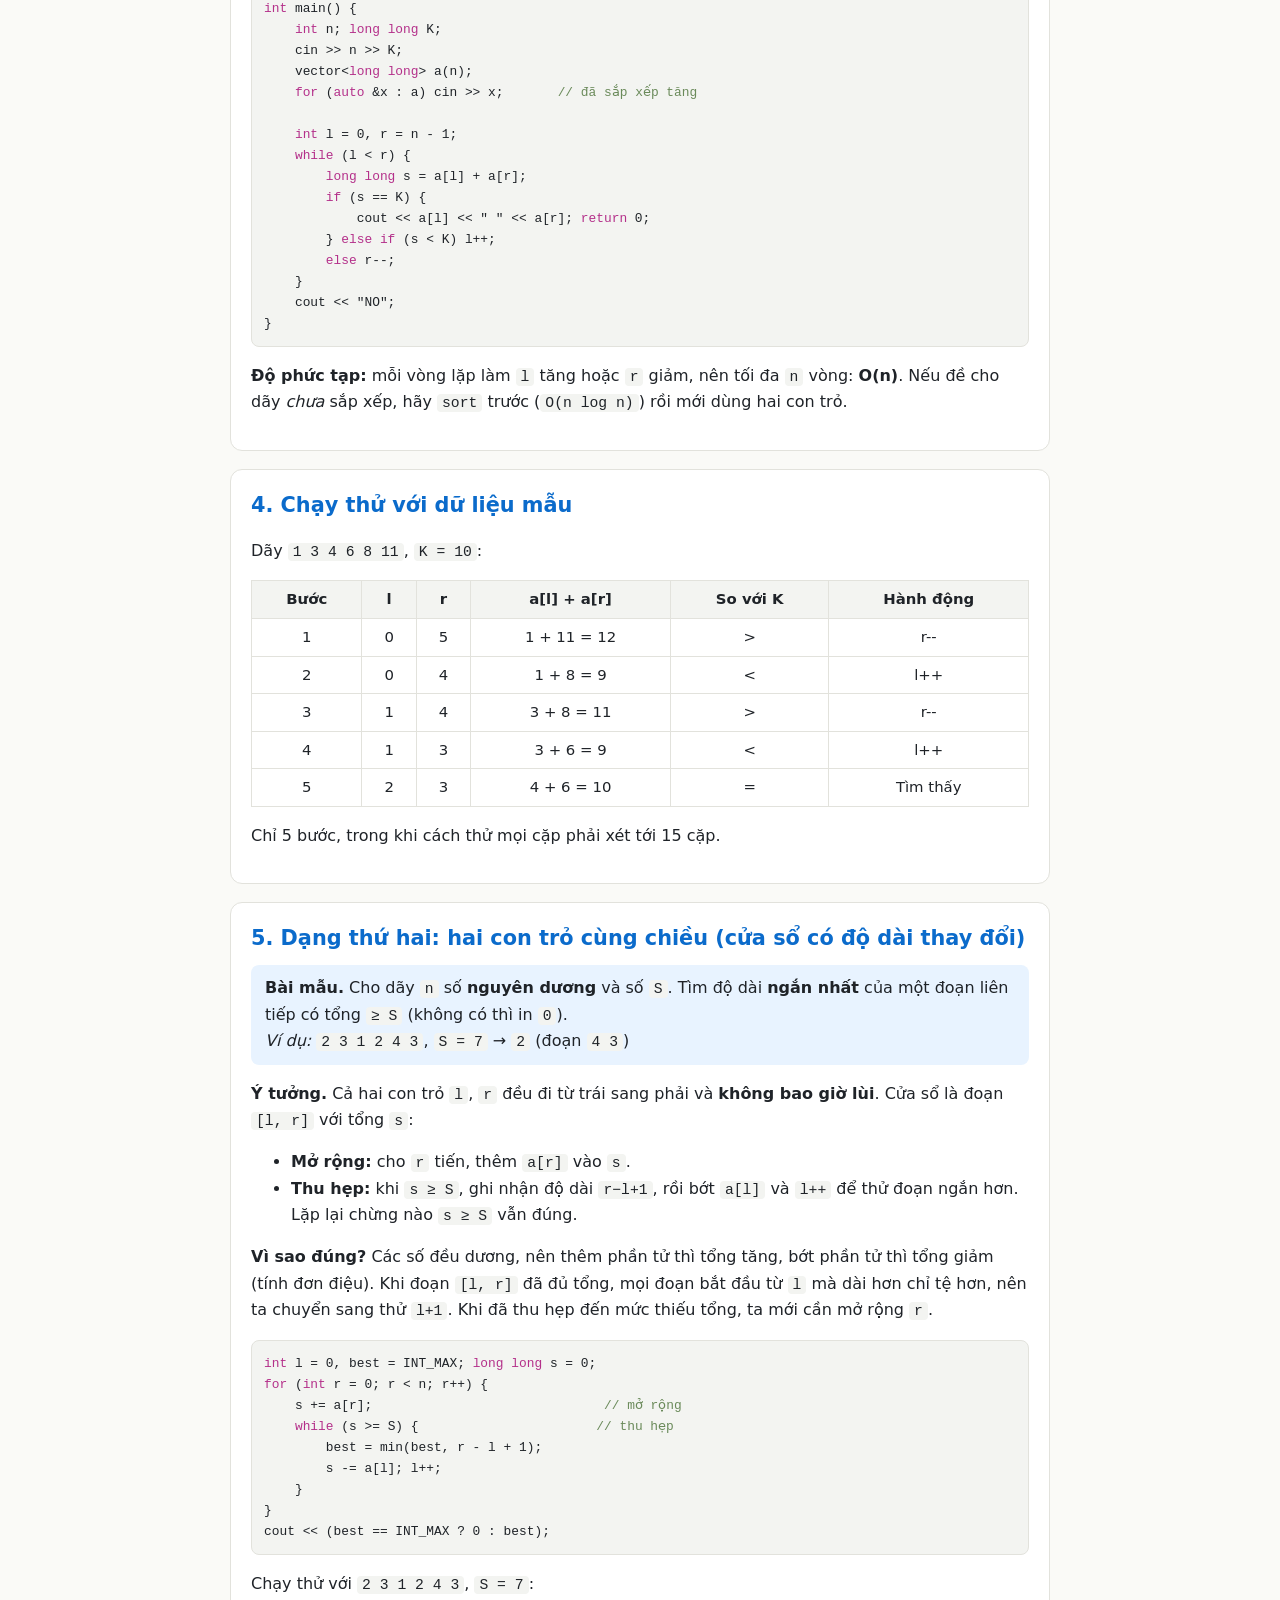
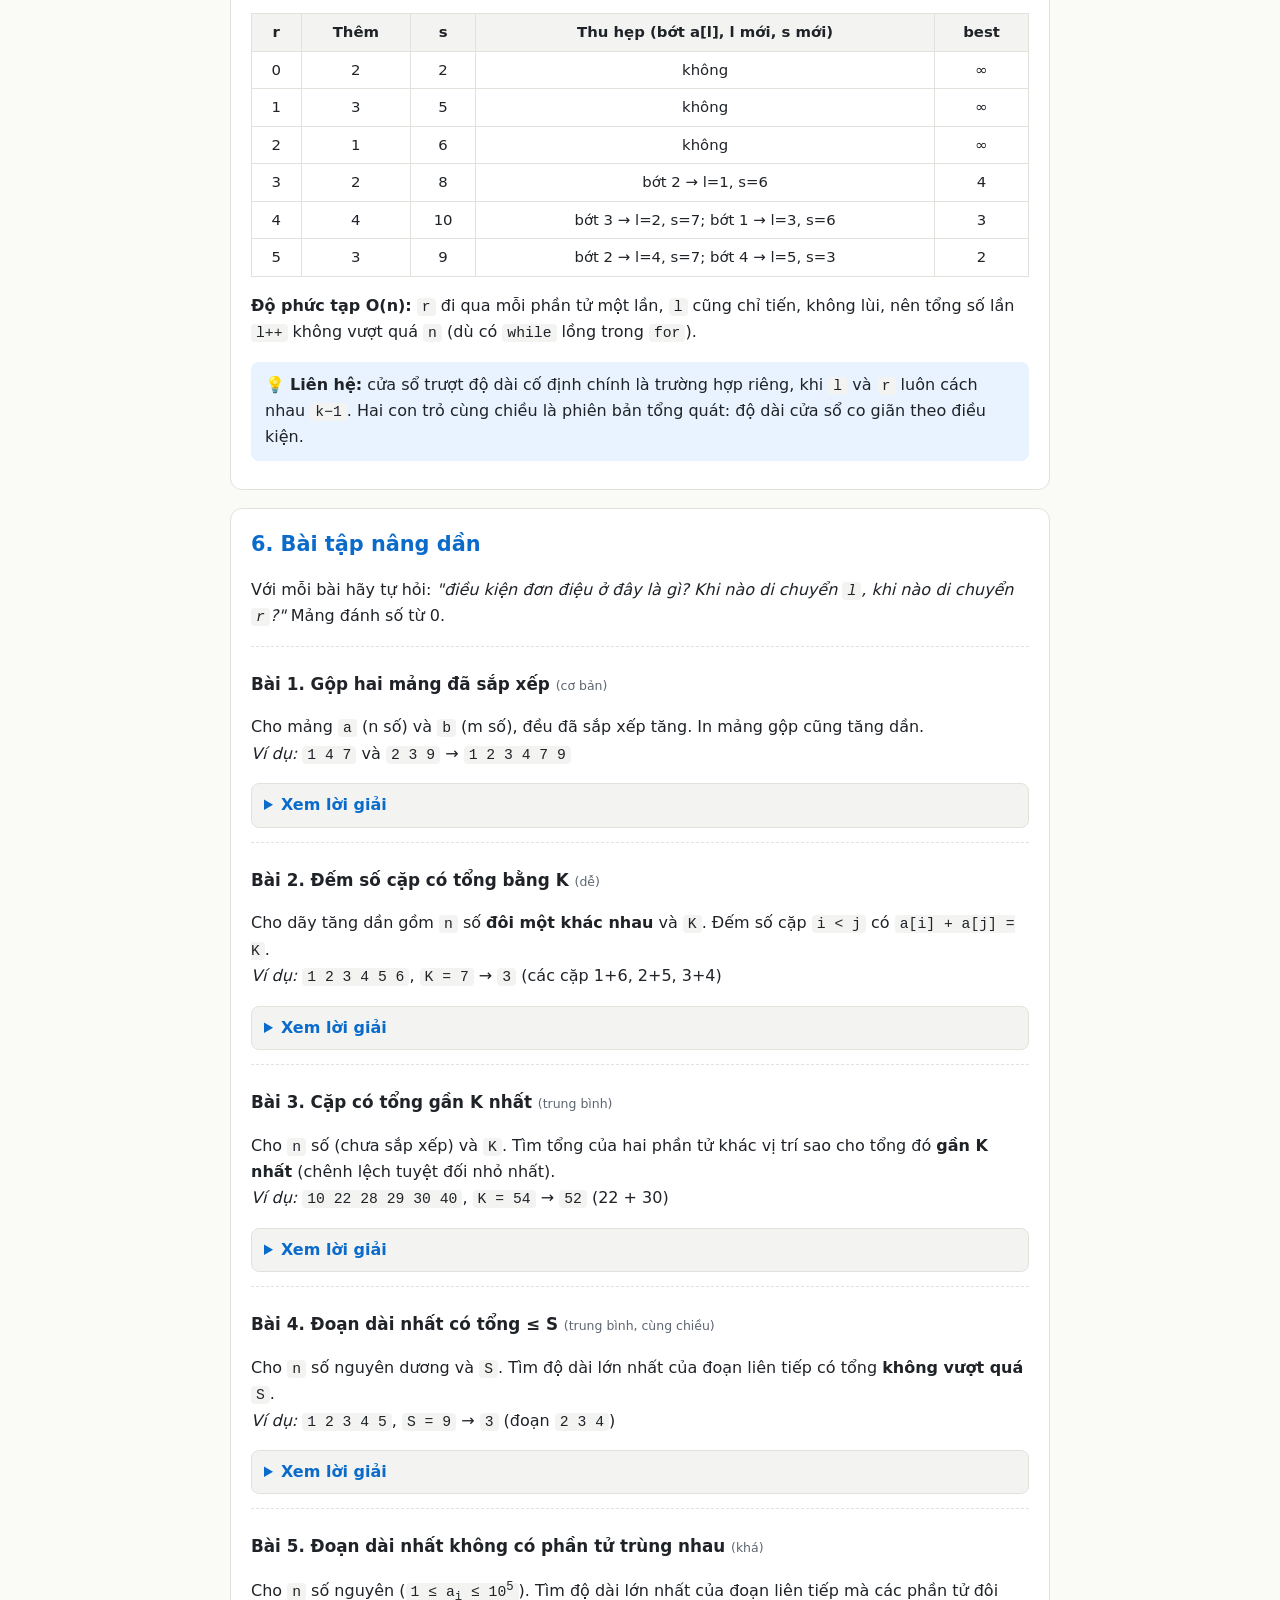
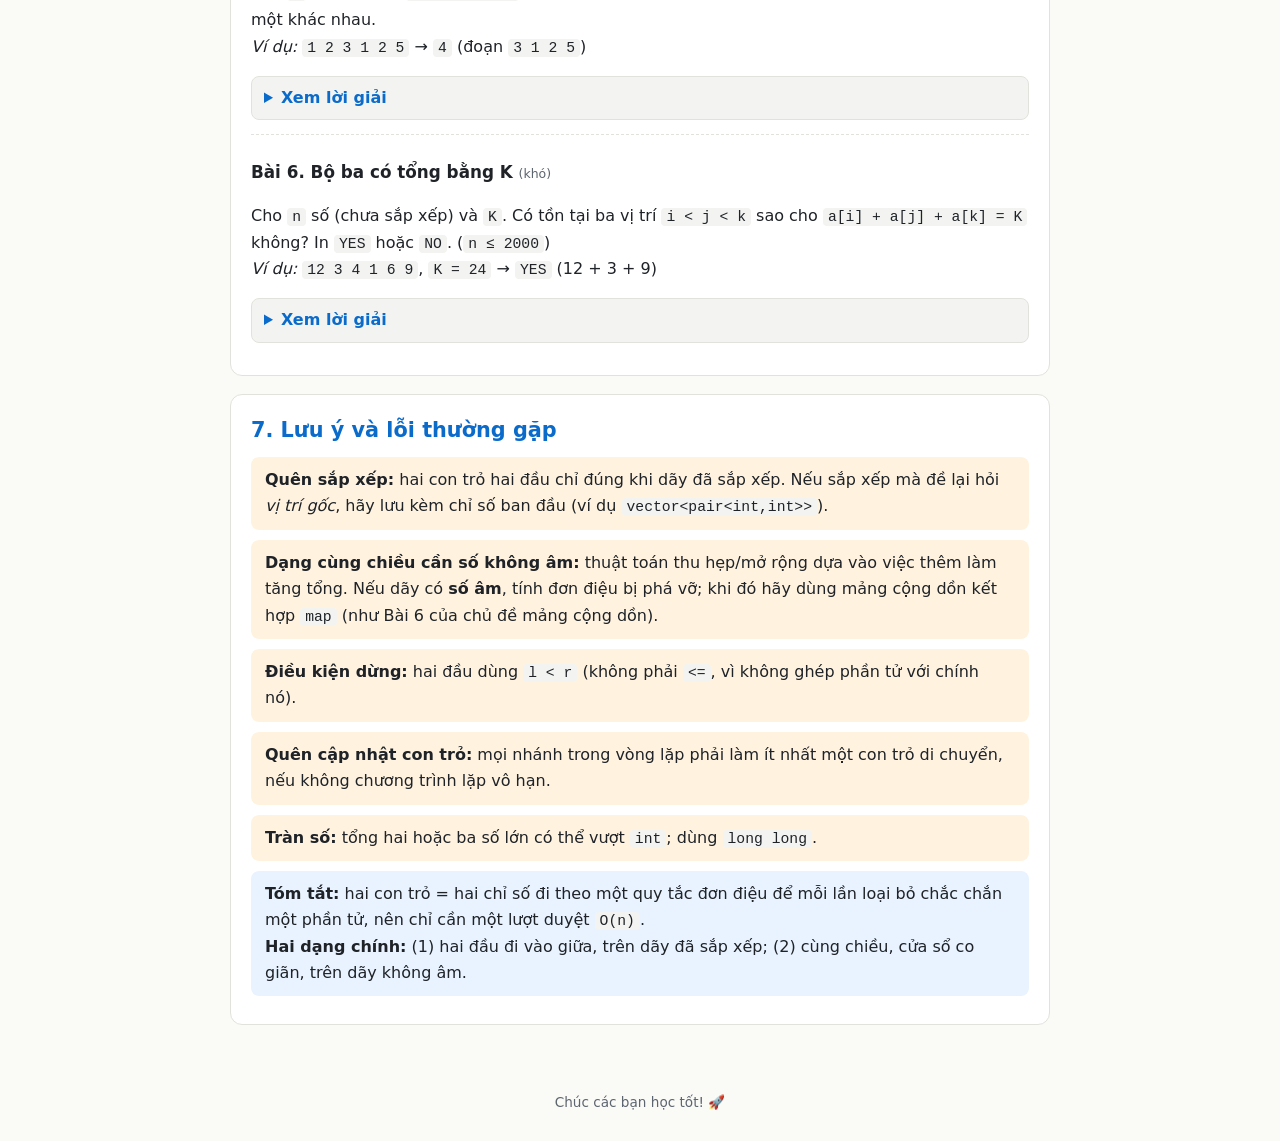
<file: HaiConTro.html>
<!DOCTYPE html>
<html lang="vi">
<head>
<meta charset="utf-8">
<meta name="viewport" content="width=device-width, initial-scale=1, viewport-fit=cover">
<title>Hai con trỏ (Two Pointers) trong C++</title>
<style>
:root{--bg:#fafaf7;--fg:#1f2328;--mut:#5d6570;--card:#fff;--bd:#e2e2dc;--ac:#0b6bcb;--code:#f3f4f1;--tip:#e8f3ff;--warn:#fff3e0;--hl:#ffe9a8;--in:#c8f0cf;
box-sizing:border-box;padding-top:env(safe-area-inset-top,0px);padding-bottom:env(safe-area-inset-bottom,0px)}
@media (prefers-color-scheme:dark){:root:not([data-theme="light"]){--bg:#15171a;--fg:#e6e8ea;--mut:#9aa3ad;--card:#1d2024;--bd:#30353b;--ac:#6cb2ff;--code:#101214;--tip:#17283a;--warn:#33291a;--hl:#5a4a14;--in:#1d4a2a;color-scheme:dark}}
:root[data-theme="dark"]{--bg:#15171a;--fg:#e6e8ea;--mut:#9aa3ad;--card:#1d2024;--bd:#30353b;--ac:#6cb2ff;--code:#101214;--tip:#17283a;--warn:#33291a;--hl:#5a4a14;--in:#1d4a2a;color-scheme:dark}
html{scroll-padding-top:env(safe-area-inset-top,0px);scroll-behavior:smooth}
body{margin:0;background:var(--bg);color:var(--fg);font:16px/1.65 system-ui,-apple-system,"Segoe UI",Roboto,sans-serif}
header{padding:32px 20px 20px;max-width:820px;margin:auto}
h1{margin:0 0 6px;font-size:1.9rem}
header p{margin:0;color:var(--mut)}
nav{max-width:820px;margin:0 auto;padding:0 20px 8px;display:flex;flex-wrap:wrap;gap:8px}
nav a{font-size:.85rem;padding:4px 12px;border:1px solid var(--bd);border-radius:99px;color:var(--ac);text-decoration:none;background:var(--card)}
main{max-width:820px;margin:auto;padding:0 20px 48px}
section{background:var(--card);border:1px solid var(--bd);border-radius:12px;padding:18px 20px;margin:18px 0}
h2{margin:0 0 10px;font-size:1.3rem;color:var(--ac)}
h3{margin:18px 0 6px;font-size:1.05rem}
pre{background:var(--code);border:1px solid var(--bd);border-radius:8px;padding:12px;overflow-x:auto;font:14px/1.5 ui-monospace,Consolas,Menlo,monospace;margin:8px 0}
code{font-family:ui-monospace,Consolas,Menlo,monospace;background:var(--code);padding:1px 5px;border-radius:4px;font-size:.92em}
pre code{background:none;padding:0}
.k{color:#b4308a}.c{color:#6a8a5a}
.box{border-radius:8px;padding:10px 14px;margin:10px 0;background:var(--tip)}
.box.w{background:var(--warn)}
.tbl{overflow-x:auto}
table{border-collapse:collapse;width:100%;font-size:.93rem;text-align:center}
th,td{border:1px solid var(--bd);padding:6px 10px}
th{background:var(--code)}
td.h{background:var(--hl);font-weight:600}
td.i{background:var(--in);font-weight:600}
.bt{border-top:1px dashed var(--bd);padding-top:6px}
details{margin:8px 0 14px;border:1px solid var(--bd);border-radius:8px;background:var(--code)}
summary{cursor:pointer;padding:8px 12px;font-weight:600;color:var(--ac)}
details[open]>summary{border-bottom:1px solid var(--bd)}
.sol{padding:4px 12px 8px}
.sol pre{background:var(--card)}
.lv{font-size:.78rem;color:var(--mut);font-weight:400}
footer{text-align:center;color:var(--mut);font-size:.85rem;padding-bottom:30px}
</style>
</head>
<body>
<header>
<h1>👉👈 Hai con trỏ (Two Pointers)</h1>
<p>Hai biến chỉ số cùng di chuyển để duyệt mảng chỉ một lượt, thay vì hai vòng lặp lồng nhau</p>
</header>
<nav>
<a href="#bt">1. Bài toán mở đầu</a><a href="#y">2. Ý tưởng</a><a href="#code">3. Cài đặt</a><a href="#vd">4. Chạy thử</a><a href="#cc">5. Cùng chiều</a><a href="#bai-tap">6. Bài tập</a><a href="#luu">7. Lưu ý</a>
</nav>
<main>

<section id="bt">
<h2>1. Bài toán mở đầu</h2>
<div class="box"><b>Đề bài.</b> Cho dãy <code>n</code> số nguyên đã <b>sắp xếp tăng dần</b> và số <code>K</code>. Tìm hai vị trí <code>i &lt; j</code> sao cho <code>a[i] + a[j] = K</code>. In cặp đó, hoặc <code>NO</code> nếu không có.<br><b>Giới hạn:</b> <code>n ≤ 10<sup>5</sup></code>.</div>
<p><b>Ví dụ:</b> dãy <code>1 3 4 6 8 11</code>, <code>K = 10</code> → cặp <code>4</code> và <code>6</code>.</p>

<h3>Cách 1: thử mọi cặp</h3>
<pre><code><span class="k">for</span> (<span class="k">int</span> i = 0; i &lt; n; i++)
    <span class="k">for</span> (<span class="k">int</span> j = i + 1; j &lt; n; j++)
        <span class="k">if</span> (a[i] + a[j] == K) { cout &lt;&lt; a[i] &lt;&lt; " " &lt;&lt; a[j]; <span class="k">return</span> 0; }</code></pre>
<p>Có khoảng <code>n²/2</code> cặp, với <code>n = 10<sup>5</sup></code> là 5·10<sup>9</sup> phép so sánh: quá chậm. Hơn nữa cách này <b>chưa dùng đến</b> thông tin quan trọng nhất của đề: dãy đã được sắp xếp.</p>
<div class="box w">❓ <b>Hãy nghĩ:</b> giả sử đang xét cặp (số nhỏ nhất, số lớn nhất) mà tổng lớn hơn <code>K</code>. Số lớn nhất kia còn có thể ghép với số nào khác để ra <code>K</code> không?</div>
</section>

<section id="y">
<h2>2. Ý tưởng: hai con trỏ đi từ hai đầu vào giữa</h2>
<p>Đặt <b><code>l = 0</code></b> (đầu trái) và <b><code>r = n − 1</code></b> (đầu phải), rồi xét tổng <code>s = a[l] + a[r]</code>:</p>
<div class="tbl"><table>
<tr><th>Trường hợp</th><th>Hành động</th><th>Lý do</th></tr>
<tr><td><code>s == K</code></td><td>Tìm được cặp, dừng</td><td>Đúng yêu cầu</td></tr>
<tr><td><code>s &lt; K</code></td><td><code>l++</code></td><td>Tổng đang nhỏ. <code>a[r]</code> đã là số lớn nhất còn lại, ghép với <code>a[l]</code> vẫn thiếu; mà các số ở giữa còn không lớn hơn <code>a[r]</code>. Vậy <code>a[l]</code> không ghép được với ai nữa, bỏ nó.</td></tr>
<tr><td><code>s &gt; K</code></td><td><code>r--</code></td><td>Tổng đang lớn. <code>a[l]</code> đã là số nhỏ nhất còn lại, ghép với <code>a[r]</code> vẫn thừa. Vậy <code>a[r]</code> không ghép được với ai nữa, bỏ nó.</td></tr>
</table></div>
<p>Mỗi bước <b>loại bỏ chắc chắn một phần tử</b> mà không bỏ sót đáp án. Hai con trỏ gặp nhau thì dừng. Nhờ dãy đã sắp xếp mà ta kết luận được như vậy; đây gọi là tính <b>đơn điệu</b>.</p>
<p>Hình dung với dãy mẫu (vàng là <code>l</code>, xanh là <code>r</code>):</p>
<div class="tbl"><table>
<tr><th>chỉ số</th><td>0</td><td>1</td><td>2</td><td>3</td><td>4</td><td>5</td></tr>
<tr><th>a</th><td class="h">1</td><td>3</td><td>4</td><td>6</td><td>8</td><td class="i">11</td></tr>
</table></div>
<p><code>1 + 11 = 12 &gt; 10</code> nên <code>11</code> quá lớn với mọi số (vì <code>1</code> đã là nhỏ nhất) → <code>r--</code>.</p>
</section>

<section id="code">
<h2>3. Cài đặt</h2>
<pre><code>#include &lt;iostream&gt;
#include &lt;vector&gt;
<span class="k">using namespace</span> std;

<span class="k">int</span> main() {
    <span class="k">int</span> n; <span class="k">long long</span> K;
    cin &gt;&gt; n &gt;&gt; K;
    vector&lt;<span class="k">long long</span>&gt; a(n);
    <span class="k">for</span> (<span class="k">auto</span> &amp;x : a) cin &gt;&gt; x;       <span class="c">// đã sắp xếp tăng</span>

    <span class="k">int</span> l = 0, r = n - 1;
    <span class="k">while</span> (l &lt; r) {
        <span class="k">long long</span> s = a[l] + a[r];
        <span class="k">if</span> (s == K) {
            cout &lt;&lt; a[l] &lt;&lt; " " &lt;&lt; a[r]; <span class="k">return</span> 0;
        } <span class="k">else if</span> (s &lt; K) l++;
        <span class="k">else</span> r--;
    }
    cout &lt;&lt; "NO";
}</code></pre>
<p><b>Độ phức tạp:</b> mỗi vòng lặp làm <code>l</code> tăng hoặc <code>r</code> giảm, nên tối đa <code>n</code> vòng: <b>O(n)</b>. Nếu đề cho dãy <i>chưa</i> sắp xếp, hãy <code>sort</code> trước (<code>O(n log n)</code>) rồi mới dùng hai con trỏ.</p>
</section>

<section id="vd">
<h2>4. Chạy thử với dữ liệu mẫu</h2>
<p>Dãy <code>1 3 4 6 8 11</code>, <code>K = 10</code>:</p>
<div class="tbl"><table>
<tr><th>Bước</th><th>l</th><th>r</th><th>a[l] + a[r]</th><th>So với K</th><th>Hành động</th></tr>
<tr><td>1</td><td>0</td><td>5</td><td>1 + 11 = 12</td><td>&gt;</td><td>r--</td></tr>
<tr><td>2</td><td>0</td><td>4</td><td>1 + 8 = 9</td><td>&lt;</td><td>l++</td></tr>
<tr><td>3</td><td>1</td><td>4</td><td>3 + 8 = 11</td><td>&gt;</td><td>r--</td></tr>
<tr><td>4</td><td>1</td><td>3</td><td>3 + 6 = 9</td><td>&lt;</td><td>l++</td></tr>
<tr><td>5</td><td>2</td><td>3</td><td>4 + 6 = 10</td><td>=</td><td>Tìm thấy</td></tr>
</table></div>
<p>Chỉ 5 bước, trong khi cách thử mọi cặp phải xét tới 15 cặp.</p>
</section>

<section id="cc">
<h2>5. Dạng thứ hai: hai con trỏ cùng chiều (cửa sổ có độ dài thay đổi)</h2>
<div class="box"><b>Bài mẫu.</b> Cho dãy <code>n</code> số <b>nguyên dương</b> và số <code>S</code>. Tìm độ dài <b>ngắn nhất</b> của một đoạn liên tiếp có tổng <code>≥ S</code> (không có thì in <code>0</code>).<br><i>Ví dụ:</i> <code>2 3 1 2 4 3</code>, <code>S = 7</code> → <code>2</code> (đoạn <code>4 3</code>)</div>
<p><b>Ý tưởng.</b> Cả hai con trỏ <code>l</code>, <code>r</code> đều đi từ trái sang phải và <b>không bao giờ lùi</b>. Cửa sổ là đoạn <code>[l, r]</code> với tổng <code>s</code>:</p>
<ul>
<li><b>Mở rộng:</b> cho <code>r</code> tiến, thêm <code>a[r]</code> vào <code>s</code>.</li>
<li><b>Thu hẹp:</b> khi <code>s ≥ S</code>, ghi nhận độ dài <code>r−l+1</code>, rồi bớt <code>a[l]</code> và <code>l++</code> để thử đoạn ngắn hơn. Lặp lại chừng nào <code>s ≥ S</code> vẫn đúng.</li>
</ul>
<p><b>Vì sao đúng?</b> Các số đều dương, nên thêm phần tử thì tổng tăng, bớt phần tử thì tổng giảm (tính đơn điệu). Khi đoạn <code>[l, r]</code> đã đủ tổng, mọi đoạn bắt đầu từ <code>l</code> mà dài hơn chỉ tệ hơn, nên ta chuyển sang thử <code>l+1</code>. Khi đã thu hẹp đến mức thiếu tổng, ta mới cần mở rộng <code>r</code>.</p>
<pre><code><span class="k">int</span> l = 0, best = INT_MAX; <span class="k">long long</span> s = 0;
<span class="k">for</span> (<span class="k">int</span> r = 0; r &lt; n; r++) {
    s += a[r];                              <span class="c">// mở rộng</span>
    <span class="k">while</span> (s &gt;= S) {                       <span class="c">// thu hẹp</span>
        best = min(best, r - l + 1);
        s -= a[l]; l++;
    }
}
cout &lt;&lt; (best == INT_MAX ? 0 : best);</code></pre>
<p>Chạy thử với <code>2 3 1 2 4 3</code>, <code>S = 7</code>:</p>
<div class="tbl"><table>
<tr><th>r</th><th>Thêm</th><th>s</th><th>Thu hẹp (bớt a[l], l mới, s mới)</th><th>best</th></tr>
<tr><td>0</td><td>2</td><td>2</td><td>không</td><td>∞</td></tr>
<tr><td>1</td><td>3</td><td>5</td><td>không</td><td>∞</td></tr>
<tr><td>2</td><td>1</td><td>6</td><td>không</td><td>∞</td></tr>
<tr><td>3</td><td>2</td><td>8</td><td>bớt 2 → l=1, s=6</td><td>4</td></tr>
<tr><td>4</td><td>4</td><td>10</td><td>bớt 3 → l=2, s=7; bớt 1 → l=3, s=6</td><td>3</td></tr>
<tr><td>5</td><td>3</td><td>9</td><td>bớt 2 → l=4, s=7; bớt 4 → l=5, s=3</td><td>2</td></tr>
</table></div>
<p><b>Độ phức tạp O(n):</b> <code>r</code> đi qua mỗi phần tử một lần, <code>l</code> cũng chỉ tiến, không lùi, nên tổng số lần <code>l++</code> không vượt quá <code>n</code> (dù có <code>while</code> lồng trong <code>for</code>).</p>
<div class="box">💡 <b>Liên hệ:</b> cửa sổ trượt độ dài cố định chính là trường hợp riêng, khi <code>l</code> và <code>r</code> luôn cách nhau <code>k−1</code>. Hai con trỏ cùng chiều là phiên bản tổng quát: độ dài cửa sổ co giãn theo điều kiện.</div>
</section>

<section id="bai-tap">
<h2>6. Bài tập nâng dần</h2>
<p>Với mỗi bài hãy tự hỏi: <i>"điều kiện đơn điệu ở đây là gì? Khi nào di chuyển <code>l</code>, khi nào di chuyển <code>r</code>?"</i> Mảng đánh số từ 0.</p>

<div class="bt"><h3>Bài 1. Gộp hai mảng đã sắp xếp <span class="lv">(cơ bản)</span></h3>
<p>Cho mảng <code>a</code> (n số) và <code>b</code> (m số), đều đã sắp xếp tăng. In mảng gộp cũng tăng dần.<br><i>Ví dụ:</i> <code>1 4 7</code> và <code>2 3 9</code> → <code>1 2 3 4 7 9</code></p>
<details><summary>Xem lời giải</summary><div class="sol">
<p><b>Hướng dẫn:</b> mỗi mảng một con trỏ (<code>i</code> cho <code>a</code>, <code>j</code> cho <code>b</code>), cùng đi từ đầu. Mỗi lần lấy số nhỏ hơn trong hai số đang chỉ tới rồi tiến con trỏ tương ứng. Khi một mảng hết, chép phần còn lại của mảng kia.</p>
<pre><code><span class="k">int</span> i = 0, j = 0;
<span class="k">while</span> (i &lt; n &amp;&amp; j &lt; m) {
    <span class="k">if</span> (a[i] &lt;= b[j]) cout &lt;&lt; a[i++] &lt;&lt; " ";
    <span class="k">else</span> cout &lt;&lt; b[j++] &lt;&lt; " ";
}
<span class="k">while</span> (i &lt; n) cout &lt;&lt; a[i++] &lt;&lt; " ";
<span class="k">while</span> (j &lt; m) cout &lt;&lt; b[j++] &lt;&lt; " ";</code></pre>
<p>Độ phức tạp <code>O(n + m)</code>. Đây là bước "trộn" trong thuật toán Merge Sort.</p></div></details></div>

<div class="bt"><h3>Bài 2. Đếm số cặp có tổng bằng K <span class="lv">(dễ)</span></h3>
<p>Cho dãy tăng dần gồm <code>n</code> số <b>đôi một khác nhau</b> và <code>K</code>. Đếm số cặp <code>i &lt; j</code> có <code>a[i] + a[j] = K</code>.<br><i>Ví dụ:</i> <code>1 2 3 4 5 6</code>, <code>K = 7</code> → <code>3</code> (các cặp 1+6, 2+5, 3+4)</p>
<details><summary>Xem lời giải</summary><div class="sol">
<p><b>Hướng dẫn:</b> như bài mẫu, nhưng khi tìm thấy cặp thì <b>không dừng</b>: tăng biến đếm và di chuyển cả hai con trỏ (<code>l++</code>, <code>r--</code>). Vì các số khác nhau, cả <code>a[l]</code> lẫn <code>a[r]</code> đều không thể tạo thêm cặp nào khác.</p>
<pre><code><span class="k">int</span> l = 0, r = n - 1, cnt = 0;
<span class="k">while</span> (l &lt; r) {
    <span class="k">long long</span> s = a[l] + a[r];
    <span class="k">if</span> (s == K) { cnt++; l++; r--; }
    <span class="k">else if</span> (s &lt; K) l++;
    <span class="k">else</span> r--;
}
cout &lt;&lt; cnt;</code></pre></div></details></div>

<div class="bt"><h3>Bài 3. Cặp có tổng gần K nhất <span class="lv">(trung bình)</span></h3>
<p>Cho <code>n</code> số (chưa sắp xếp) và <code>K</code>. Tìm tổng của hai phần tử khác vị trí sao cho tổng đó <b>gần K nhất</b> (chênh lệch tuyệt đối nhỏ nhất).<br><i>Ví dụ:</i> <code>10 22 28 29 30 40</code>, <code>K = 54</code> → <code>52</code> (22 + 30)</p>
<details><summary>Xem lời giải</summary><div class="sol">
<p><b>Hướng dẫn:</b> sắp xếp trước, rồi dùng hai con trỏ hai đầu. Ở mỗi bước, cập nhật đáp án nếu <code>|s − K|</code> nhỏ hơn giá trị tốt nhất đã có; sau đó di chuyển con trỏ theo quy tắc cũ (<code>s &lt; K</code> thì <code>l++</code>, ngược lại <code>r--</code>). Không cần dừng khi gặp <code>s == K</code> riêng, vì khi đó chênh lệch bằng 0 và vòng lặp cũng kết thúc đúng.</p>
<pre><code>sort(a.begin(), a.end());
<span class="k">int</span> l = 0, r = n - 1;
<span class="k">long long</span> bestSum = a[0] + a[1];
<span class="k">while</span> (l &lt; r) {
    <span class="k">long long</span> s = a[l] + a[r];
    <span class="k">if</span> (llabs(s - K) &lt; llabs(bestSum - K)) bestSum = s;
    <span class="k">if</span> (s &lt; K) l++; <span class="k">else</span> r--;
}
cout &lt;&lt; bestSum;</code></pre></div></details></div>

<div class="bt"><h3>Bài 4. Đoạn dài nhất có tổng ≤ S <span class="lv">(trung bình, cùng chiều)</span></h3>
<p>Cho <code>n</code> số nguyên dương và <code>S</code>. Tìm độ dài lớn nhất của đoạn liên tiếp có tổng <b>không vượt quá</b> <code>S</code>.<br><i>Ví dụ:</i> <code>1 2 3 4 5</code>, <code>S = 9</code> → <code>3</code> (đoạn <code>2 3 4</code>)</p>
<details><summary>Xem lời giải</summary><div class="sol">
<p><b>Hướng dẫn:</b> đảo vai trò so với bài mẫu. Mở rộng <code>r</code> mỗi bước; nếu tổng <b>vượt</b> <code>S</code> thì thu hẹp <code>l</code> cho đến khi hợp lệ trở lại. Sau khi thu hẹp xong, cửa sổ <code>[l, r]</code> hợp lệ và là đoạn dài nhất kết thúc tại <code>r</code>.</p>
<pre><code><span class="k">int</span> l = 0, best = 0; <span class="k">long long</span> s = 0;
<span class="k">for</span> (<span class="k">int</span> r = 0; r &lt; n; r++) {
    s += a[r];
    <span class="k">while</span> (s &gt; S) { s -= a[l]; l++; }
    best = max(best, r - l + 1);
}
cout &lt;&lt; best;</code></pre>
<p>Nếu <code>a[r] &gt; S</code> thì <code>l</code> vượt qua <code>r</code>, cửa sổ rỗng (<code>s = 0</code>, độ dài 0): code vẫn đúng.</p></div></details></div>

<div class="bt"><h3>Bài 5. Đoạn dài nhất không có phần tử trùng nhau <span class="lv">(khá)</span></h3>
<p>Cho <code>n</code> số nguyên (<code>1 ≤ a<sub>i</sub> ≤ 10<sup>5</sup></code>). Tìm độ dài lớn nhất của đoạn liên tiếp mà các phần tử đôi một khác nhau.<br><i>Ví dụ:</i> <code>1 2 3 1 2 5</code> → <code>4</code> (đoạn <code>3 1 2 5</code>)</p>
<details><summary>Xem lời giải</summary><div class="sol">
<p><b>Hướng dẫn:</b> điều kiện "đoạn hợp lệ" là mỗi giá trị xuất hiện nhiều nhất 1 lần. Dùng mảng <code>cnt[v]</code> đếm số lần <code>v</code> trong cửa sổ. Mỗi khi thêm <code>a[r]</code> mà <code>cnt[a[r]] &gt; 1</code> (vừa gây trùng), thu hẹp <code>l</code> cho đến khi hết trùng.</p>
<pre><code>vector&lt;<span class="k">int</span>&gt; cnt(100001, 0);
<span class="k">int</span> l = 0, best = 0;
<span class="k">for</span> (<span class="k">int</span> r = 0; r &lt; n; r++) {
    cnt[a[r]]++;
    <span class="k">while</span> (cnt[a[r]] &gt; 1) { cnt[a[l]]--; l++; }
    best = max(best, r - l + 1);
}
cout &lt;&lt; best;</code></pre>
<p>Chú ý: đoạn hợp lệ vẫn giữ tính đơn điệu (đoạn con của đoạn không trùng cũng không trùng), nên cách làm này đúng dù không có "tổng".</p></div></details></div>

<div class="bt"><h3>Bài 6. Bộ ba có tổng bằng K <span class="lv">(khó)</span></h3>
<p>Cho <code>n</code> số (chưa sắp xếp) và <code>K</code>. Có tồn tại ba vị trí <code>i &lt; j &lt; k</code> sao cho <code>a[i] + a[j] + a[k] = K</code> không? In <code>YES</code> hoặc <code>NO</code>. (<code>n ≤ 2000</code>)<br><i>Ví dụ:</i> <code>12 3 4 1 6 9</code>, <code>K = 24</code> → <code>YES</code> (12 + 3 + 9)</p>
<details><summary>Xem lời giải</summary><div class="sol">
<p><b>Hướng dẫn:</b> thử ba vòng lặp thì tốn <code>O(n³)</code>. Thay vào đó: sắp xếp, <b>cố định</b> số đầu tiên <code>a[i]</code>, rồi bài toán còn lại là "tìm hai số trong đoạn <code>[i+1, n−1]</code> có tổng bằng <code>K − a[i]</code>", đúng là bài mẫu. Tổng cộng <code>O(n²)</code>.</p>
<pre><code>sort(a.begin(), a.end());
<span class="k">bool</span> found = <span class="k">false</span>;
<span class="k">for</span> (<span class="k">int</span> i = 0; i &lt; n - 2 &amp;&amp; !found; i++) {
    <span class="k">int</span> l = i + 1, r = n - 1;
    <span class="k">while</span> (l &lt; r) {
        <span class="k">long long</span> s = (<span class="k">long long</span>)a[i] + a[l] + a[r];
        <span class="k">if</span> (s == K) { found = <span class="k">true</span>; <span class="k">break</span>; }
        <span class="k">else if</span> (s &lt; K) l++;
        <span class="k">else</span> r--;
    }
}
cout &lt;&lt; (found ? "YES" : "NO");</code></pre>
<p>Đây là ví dụ của ý tưởng chung: <i>"cố định bớt một đại lượng để đưa bài toán về dạng đã biết"</i>.</p></div></details></div>
</section>

<section id="luu">
<h2>7. Lưu ý và lỗi thường gặp</h2>
<div class="box w"><b>Quên sắp xếp:</b> hai con trỏ hai đầu chỉ đúng khi dãy đã sắp xếp. Nếu sắp xếp mà đề lại hỏi <i>vị trí gốc</i>, hãy lưu kèm chỉ số ban đầu (ví dụ <code>vector&lt;pair&lt;int,int&gt;&gt;</code>).</div>
<div class="box w"><b>Dạng cùng chiều cần số không âm:</b> thuật toán thu hẹp/mở rộng dựa vào việc thêm làm tăng tổng. Nếu dãy có <b>số âm</b>, tính đơn điệu bị phá vỡ; khi đó hãy dùng mảng cộng dồn kết hợp <code>map</code> (như Bài 6 của chủ đề mảng cộng dồn).</div>
<div class="box w"><b>Điều kiện dừng:</b> hai đầu dùng <code>l &lt; r</code> (không phải <code>&lt;=</code>, vì không ghép phần tử với chính nó).</div>
<div class="box w"><b>Quên cập nhật con trỏ:</b> mọi nhánh trong vòng lặp phải làm ít nhất một con trỏ di chuyển, nếu không chương trình lặp vô hạn.</div>
<div class="box w"><b>Tràn số:</b> tổng hai hoặc ba số lớn có thể vượt <code>int</code>; dùng <code>long long</code>.</div>
<div class="box"><b>Tóm tắt:</b> hai con trỏ = hai chỉ số đi theo một quy tắc đơn điệu để mỗi lần loại bỏ chắc chắn một phần tử, nên chỉ cần một lượt duyệt <code>O(n)</code>.<br><b>Hai dạng chính:</b> (1) hai đầu đi vào giữa, trên dãy đã sắp xếp; (2) cùng chiều, cửa sổ co giãn, trên dãy không âm.</div>
</section>

</main>
<footer>Chúc các bạn học tốt! 🚀</footer>
</body>
</html>
</file>
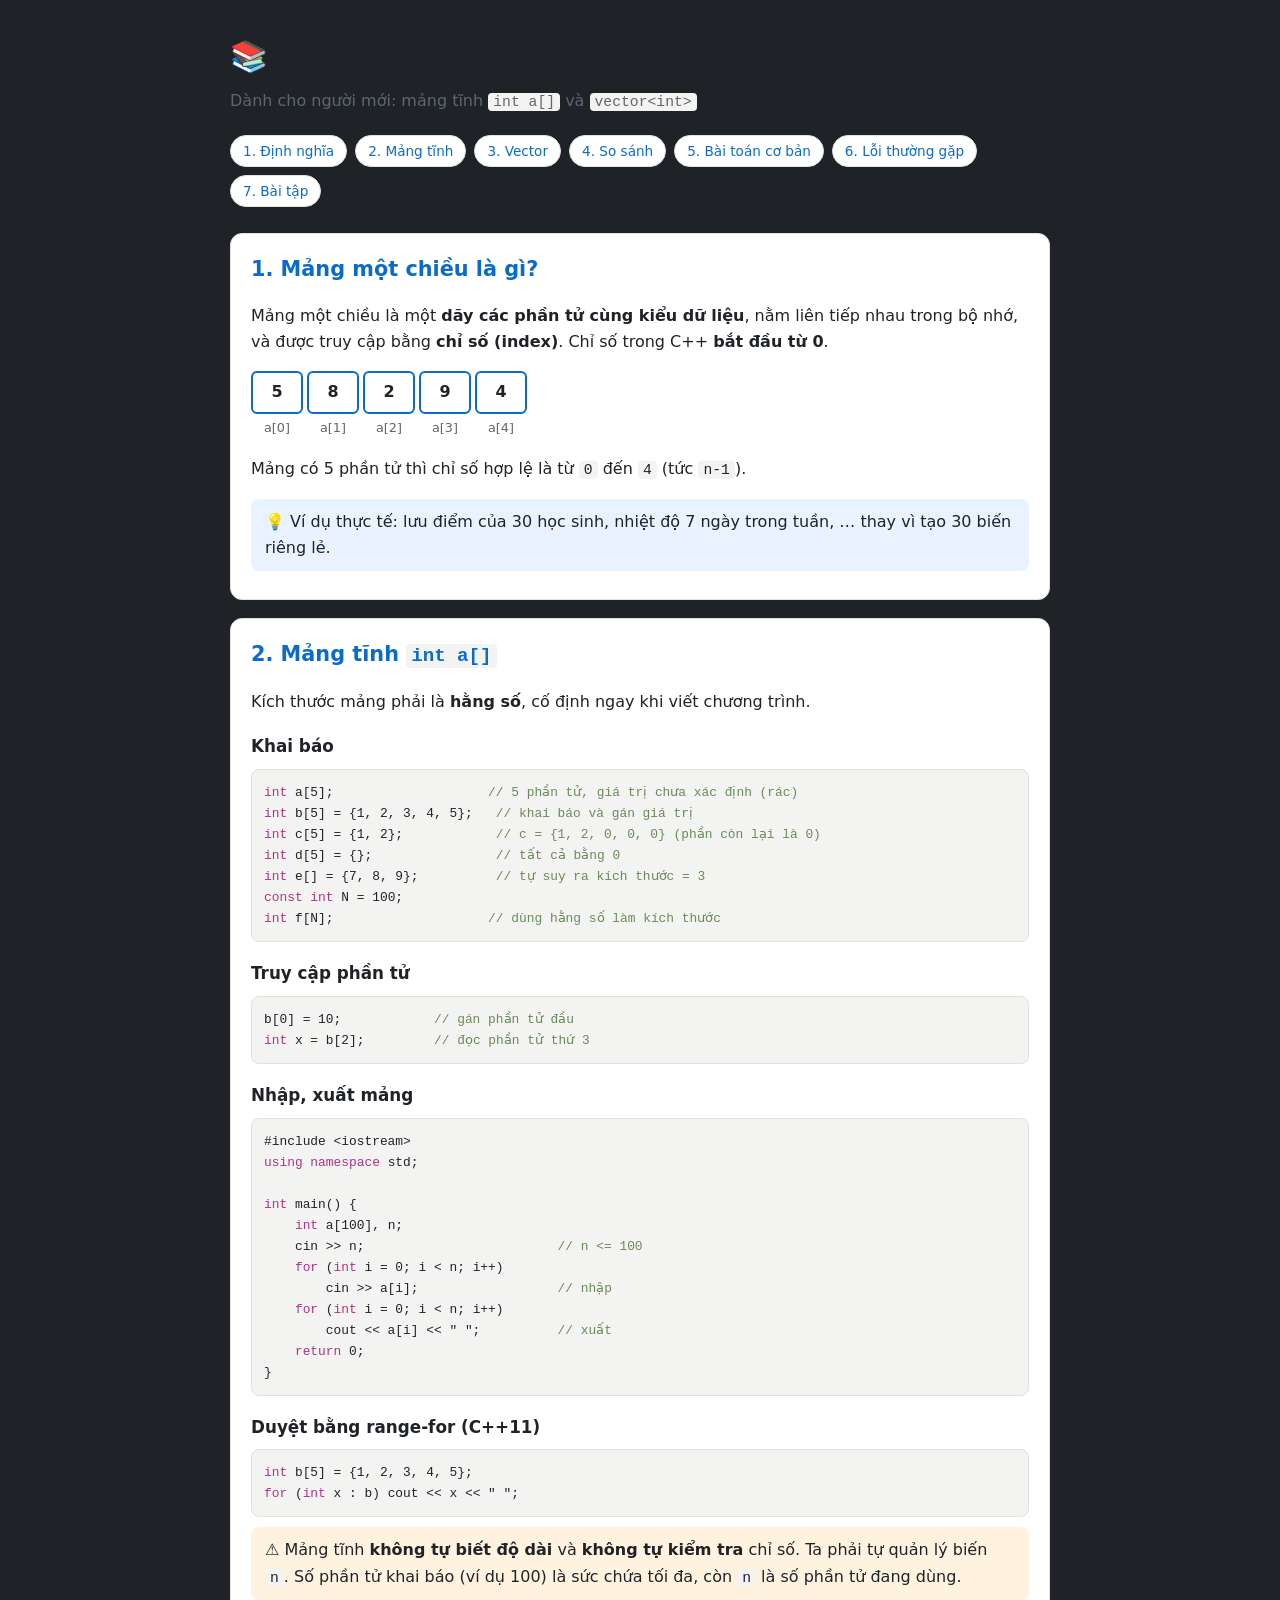
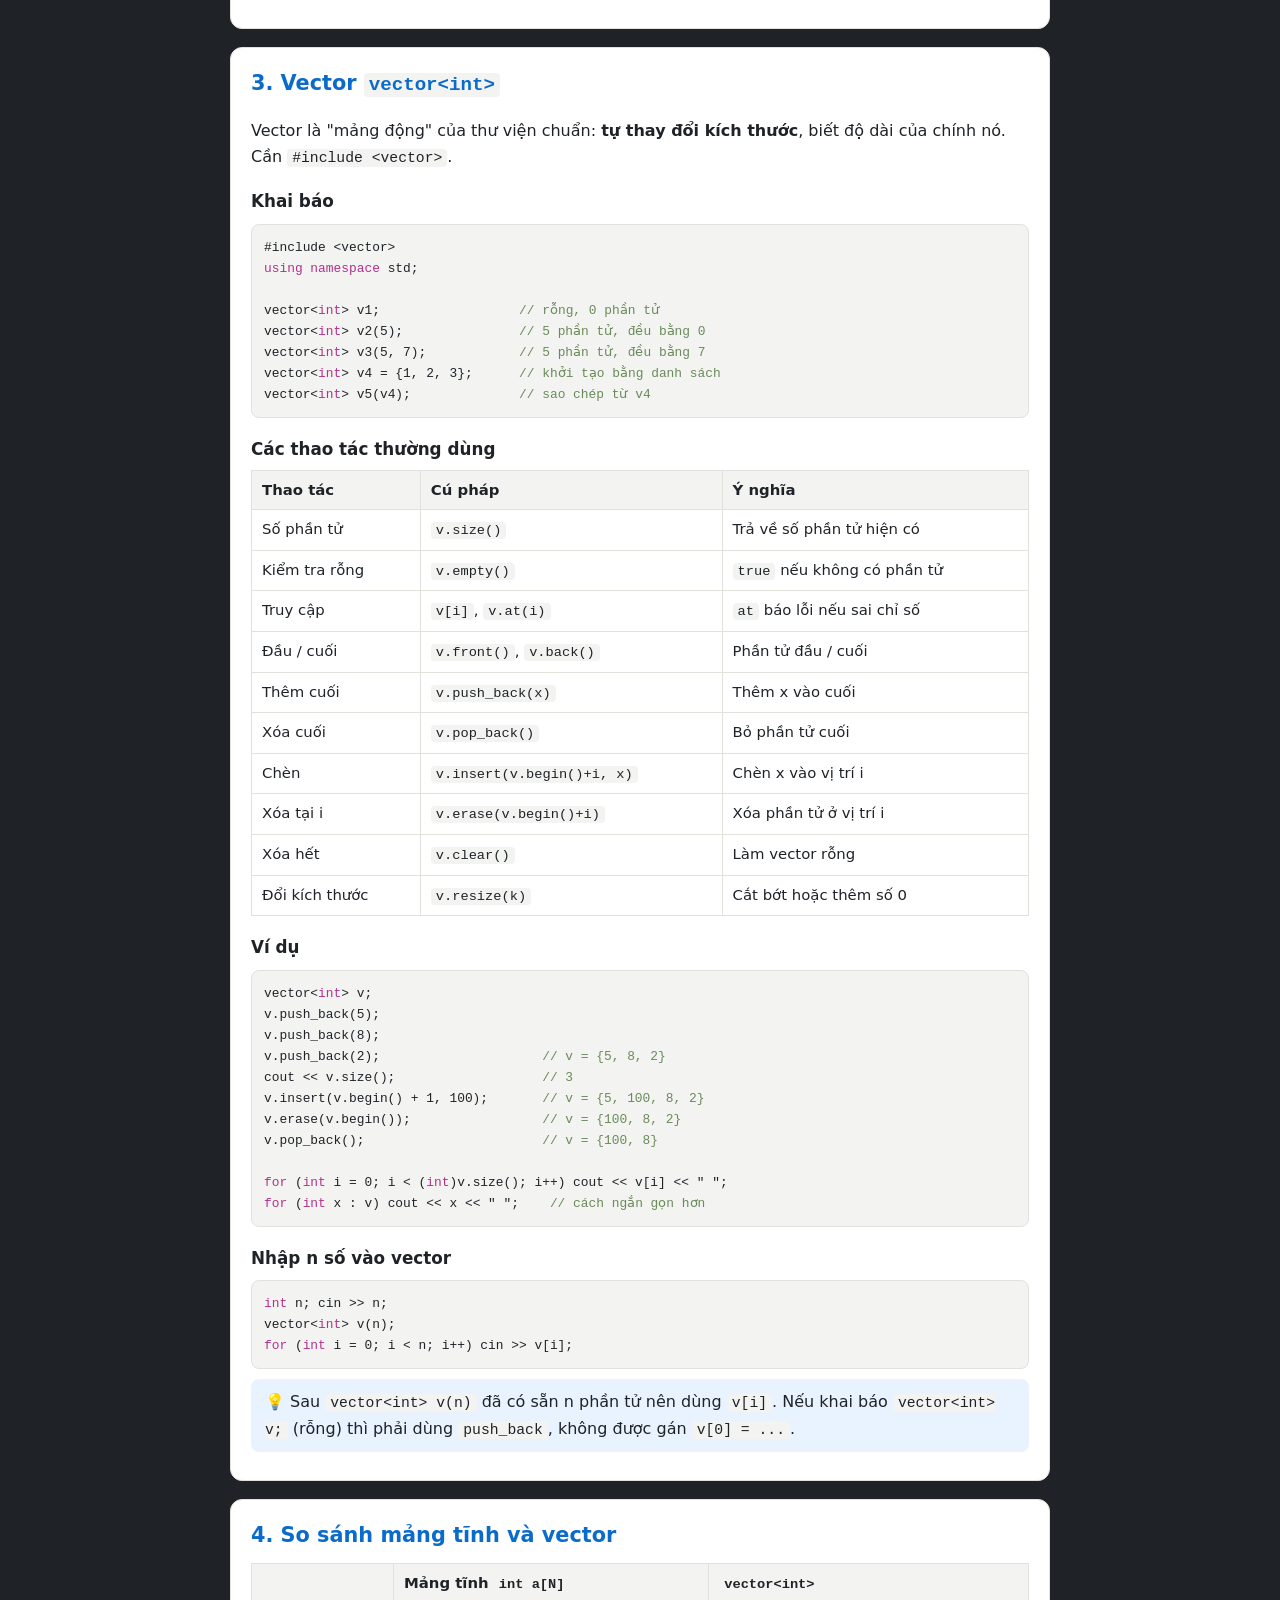
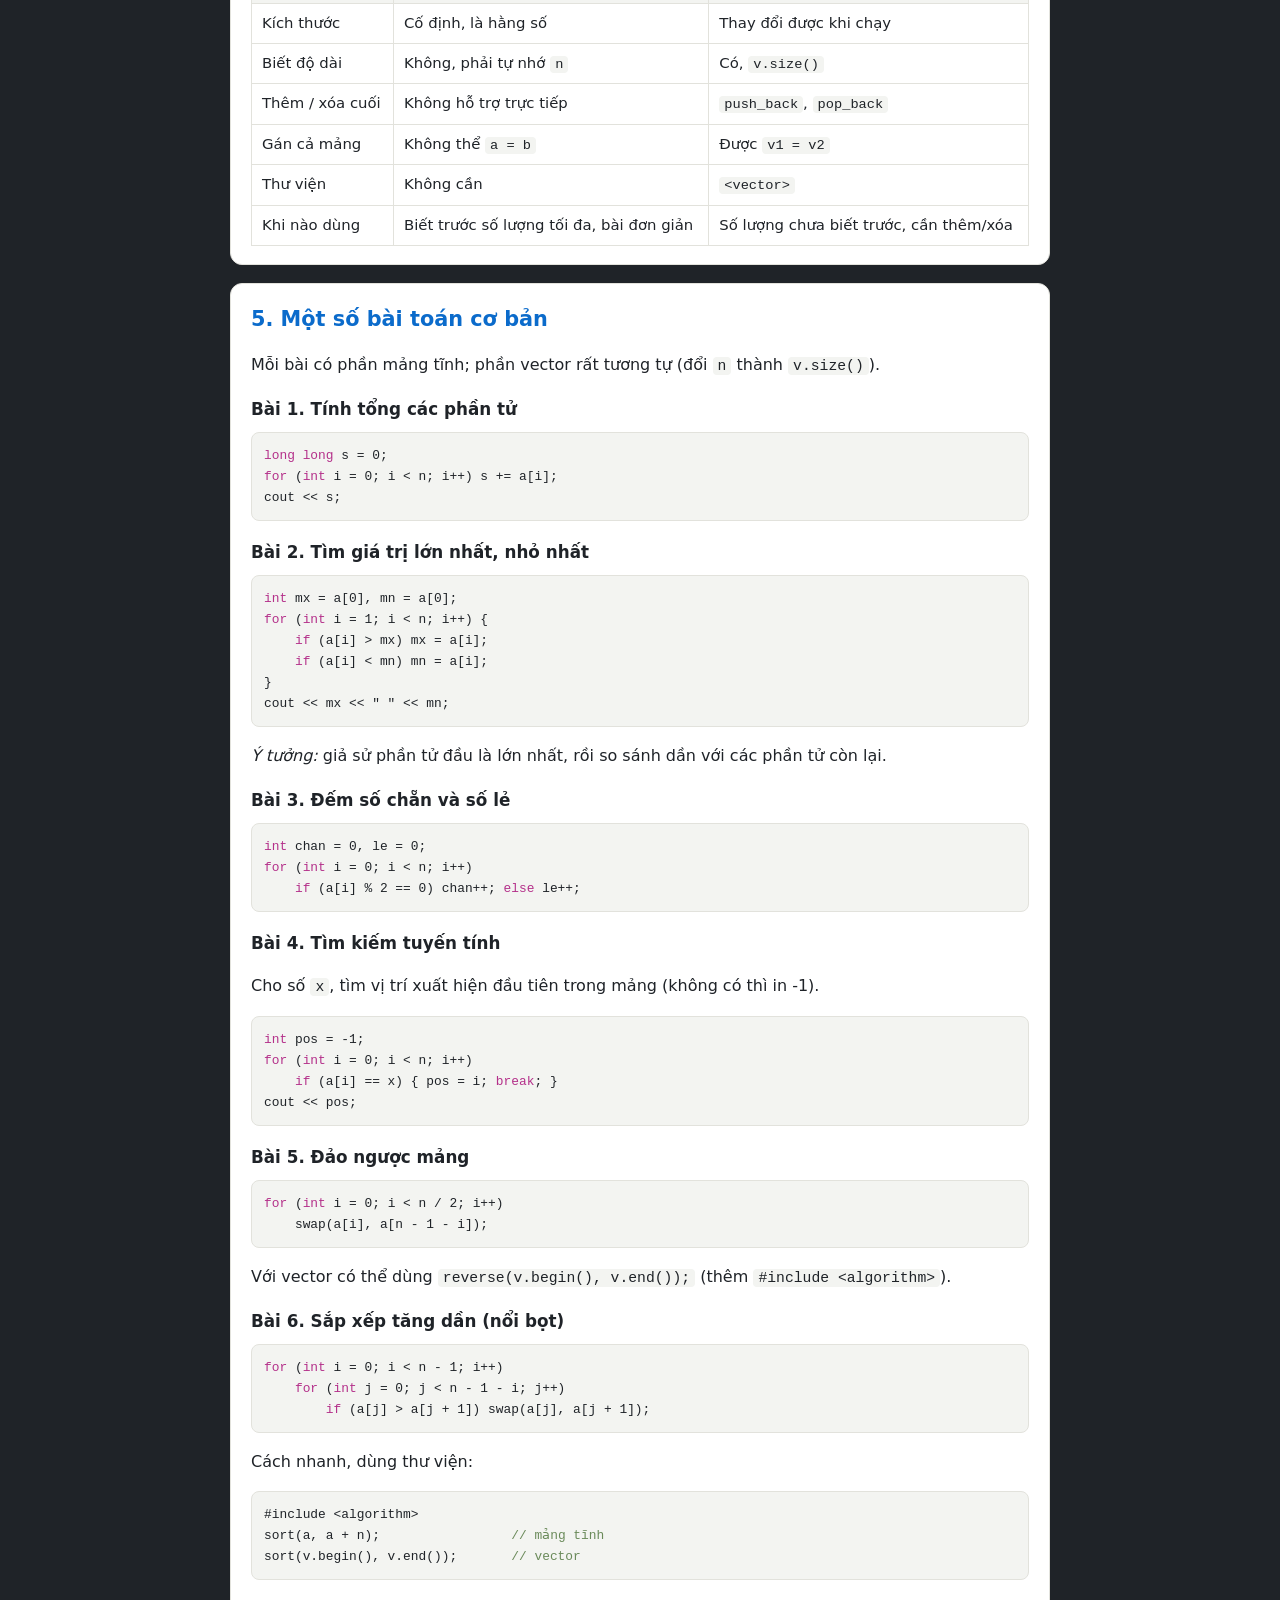
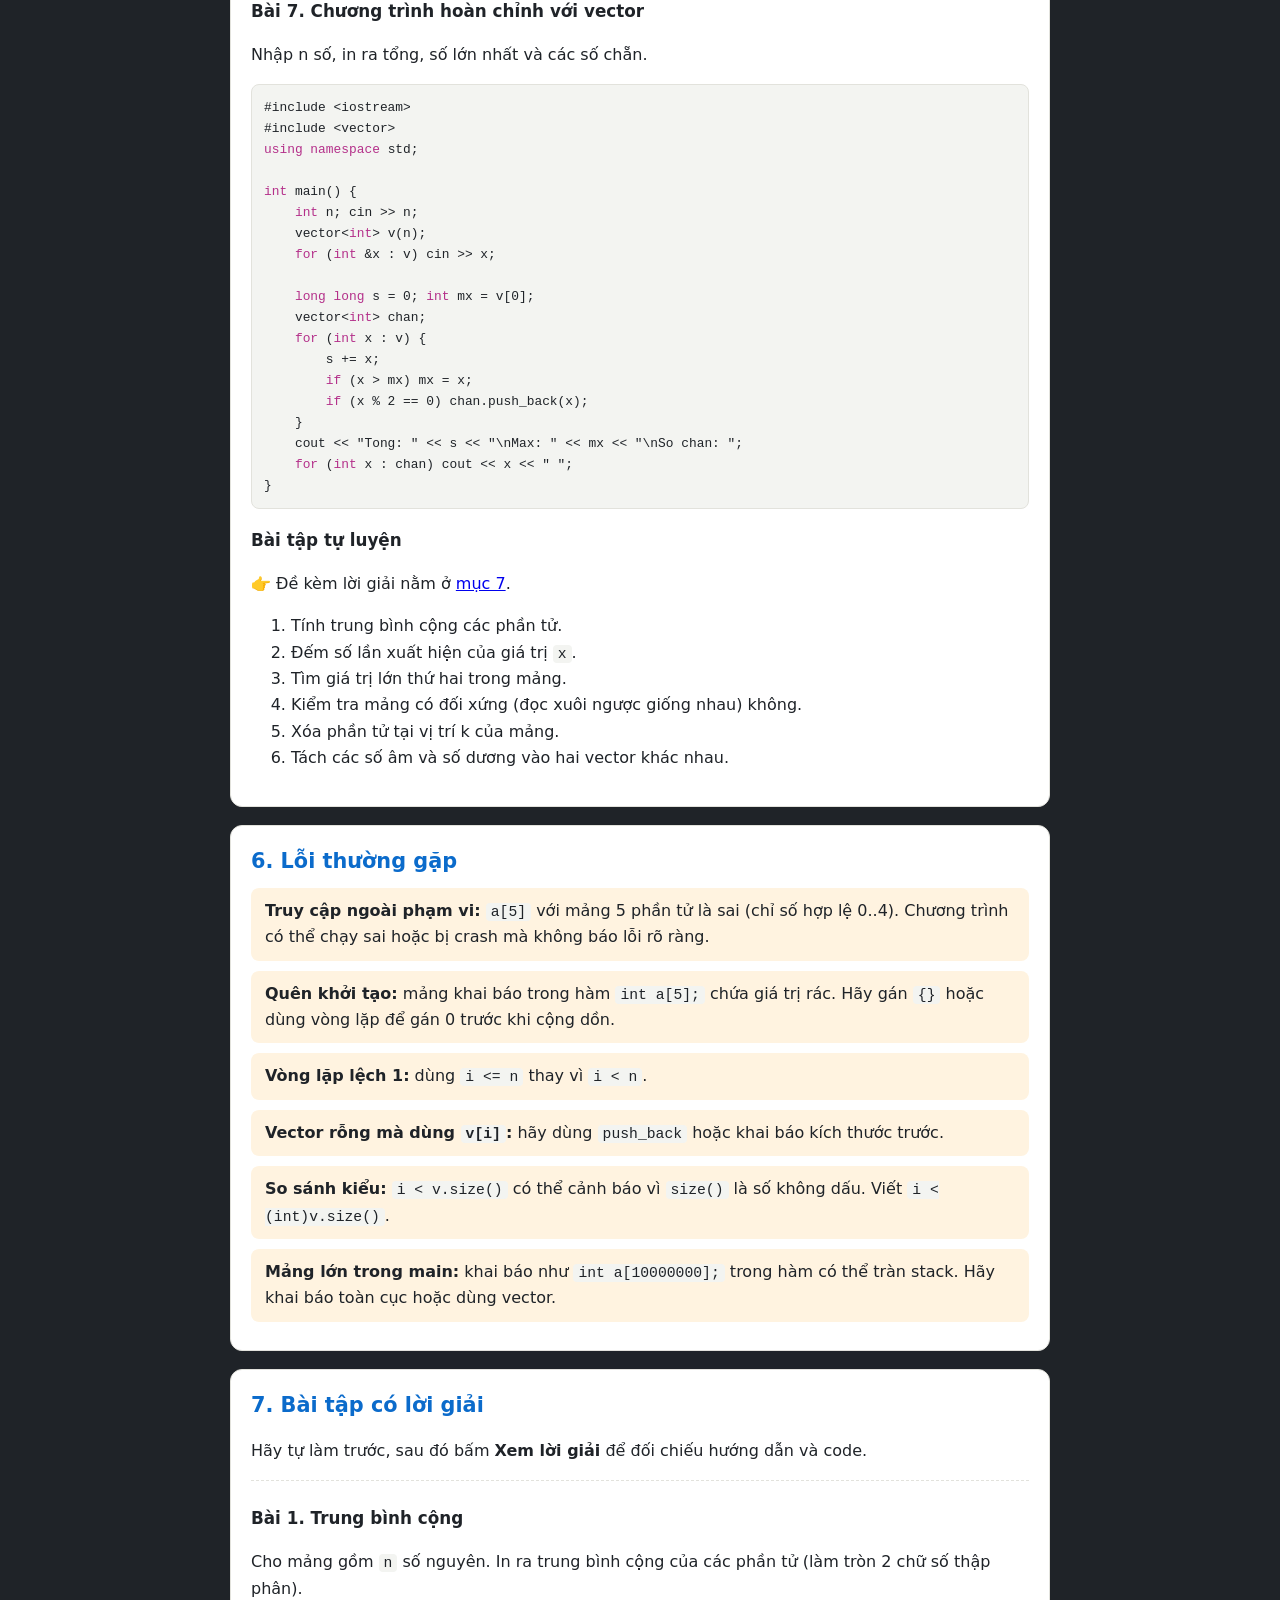
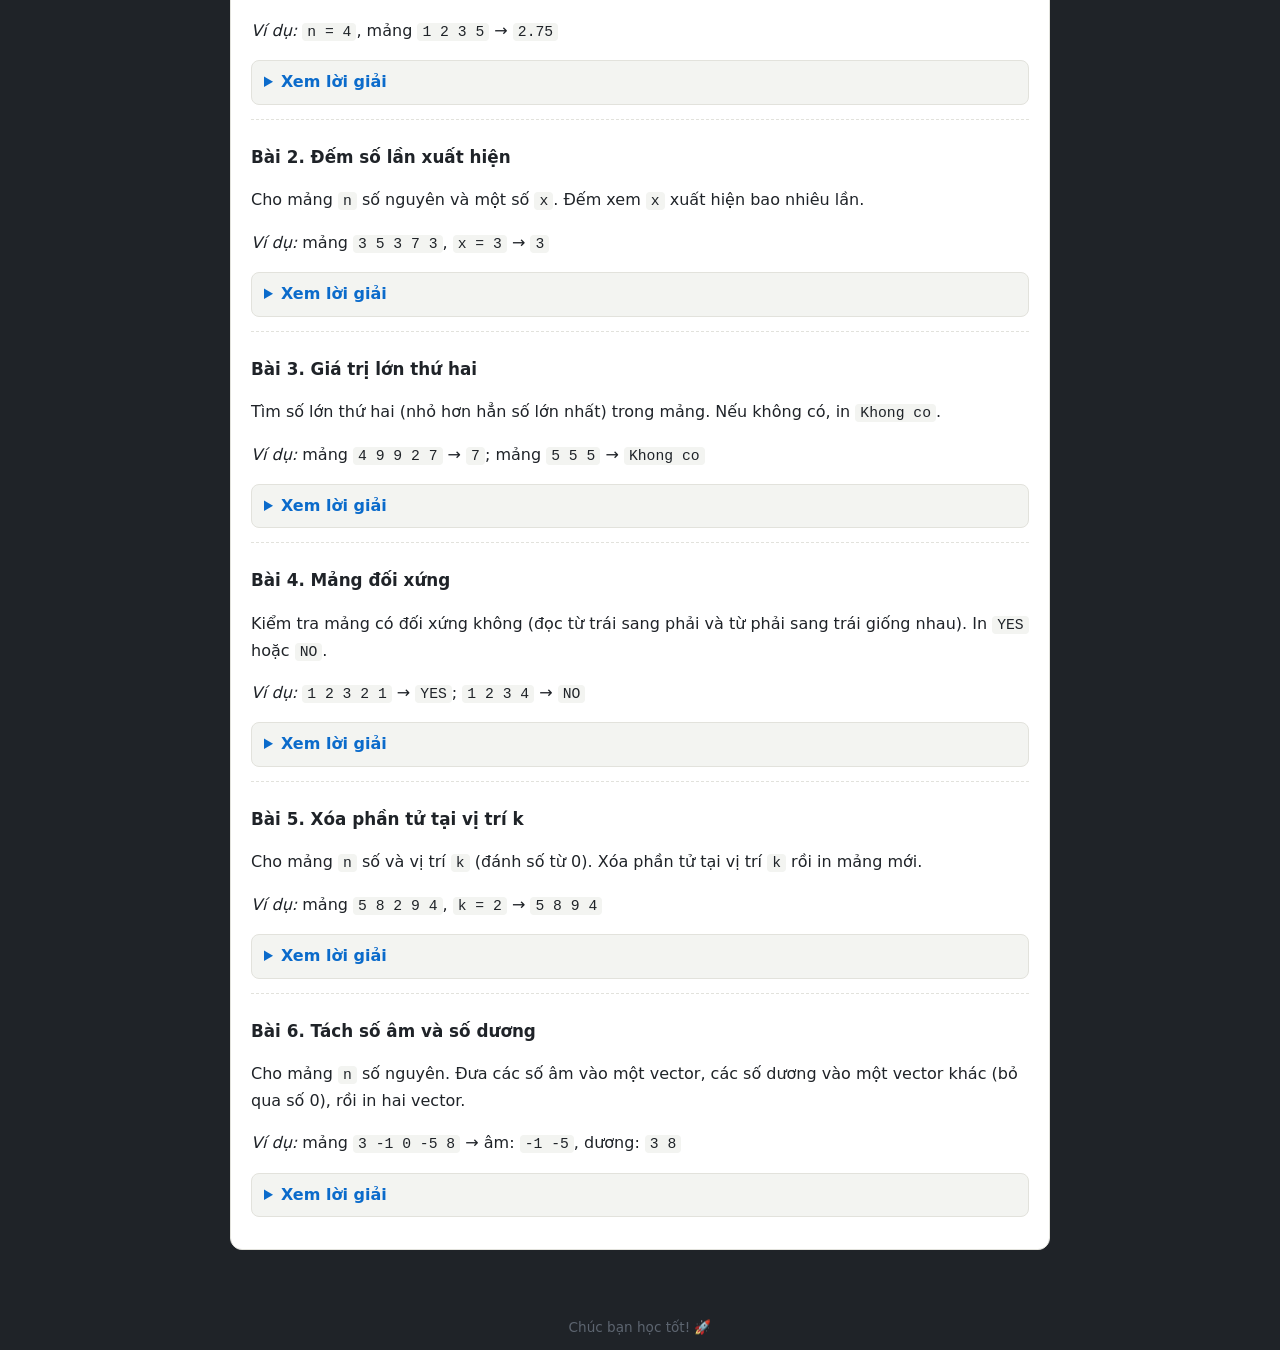
<file: Mang1Chieu.html>
<!DOCTYPE html>
<html lang="vi">
<head>
<meta charset="utf-8">
<meta name="viewport" content="width=device-width, initial-scale=1, viewport-fit=cover">
<title>Mảng một chiều trong C++ cho người mới</title>
<style>
:root{--bg:#1f2328;--fg:#1f2328;--mut:#5d6570;--card:#fff;--bd:#e2e2dc;--ac:#0b6bcb;--code:#f3f4f1;--tip:#e8f3ff;--warn:#fff3e0;
box-sizing:border-box;padding-top:env(safe-area-inset-top,0px);padding-bottom:env(safe-area-inset-bottom,0px)}
@media (prefers-color-scheme:dark){:root:not([data-theme="light"]){--bg:#15171a;--fg:#e6e8ea;--mut:#9aa3ad;--card:#1d2024;--bd:#30353b;--ac:#6cb2ff;--code:#101214;--tip:#17283a;--warn:#33291a;color-scheme:dark}}
:root[data-theme="dark"]{--bg:#15171a;--fg:#e6e8ea;--mut:#9aa3ad;--card:#1d2024;--bd:#30353b;--ac:#6cb2ff;--code:#101214;--tip:#17283a;--warn:#33291a;color-scheme:dark}
html{scroll-padding-top:env(safe-area-inset-top,0px);scroll-behavior:smooth}
body{margin:0;background:var(--bg);color:var(--fg);font:16px/1.65 system-ui,-apple-system,"Segoe UI",Roboto,sans-serif}
header{padding:32px 20px 20px;max-width:820px;margin:auto}
h1{margin:0 0 6px;font-size:1.9rem}
header p{margin:0;color:var(--mut)}
nav{max-width:820px;margin:0 auto;padding:0 20px 8px;display:flex;flex-wrap:wrap;gap:8px}
nav a{font-size:.85rem;padding:4px 12px;border:1px solid var(--bd);border-radius:99px;color:var(--ac);text-decoration:none;background:var(--card)}
main{max-width:820px;margin:auto;padding:0 20px 48px}
section{background:var(--card);border:1px solid var(--bd);border-radius:12px;padding:18px 20px;margin:18px 0}
h2{margin:0 0 10px;font-size:1.3rem;color:var(--ac)}
h3{margin:18px 0 6px;font-size:1.05rem}
pre{background:var(--code);border:1px solid var(--bd);border-radius:8px;padding:12px;overflow-x:auto;font:14px/1.5 ui-monospace,Consolas,Menlo,monospace;margin:8px 0}
code{font-family:ui-monospace,Consolas,Menlo,monospace;background:var(--code);padding:1px 5px;border-radius:4px;font-size:.92em}
pre code{background:none;padding:0}
.k{color:#b4308a}.c{color:#6a8a5a}
.box{border-radius:8px;padding:10px 14px;margin:10px 0;background:var(--tip)}
.box.w{background:var(--warn)}
.tbl{overflow-x:auto}
table{border-collapse:collapse;width:100%;font-size:.93rem}
th,td{border:1px solid var(--bd);padding:7px 10px;text-align:left;vertical-align:top}
th{background:var(--code)}
.idx{display:flex;gap:4px;margin:10px 0;overflow-x:auto}
.idx div{min-width:52px;text-align:center}
.idx b{display:block;border:2px solid var(--ac);padding:6px 0;border-radius:6px}
.idx span{font-size:.8rem;color:var(--mut)}
.bt{border-top:1px dashed var(--bd);padding-top:6px}
details{margin:8px 0 14px;border:1px solid var(--bd);border-radius:8px;background:var(--code)}
summary{cursor:pointer;padding:8px 12px;font-weight:600;color:var(--ac)}
details[open]>summary{border-bottom:1px solid var(--bd)}
.sol{padding:4px 12px 8px}
.sol pre{background:var(--card)}
footer{text-align:center;color:var(--mut);font-size:.85rem;padding-bottom:30px}
</style>
</head>
<body>
<header>
<h1>📚 Mảng một chiều trong C++</h1>
<p>Dành cho người mới: mảng tĩnh <code>int a[]</code> và <code>vector&lt;int&gt;</code></p>
</header>
<nav>
<a href="#dn">1. Định nghĩa</a><a href="#tinh">2. Mảng tĩnh</a><a href="#vec">3. Vector</a><a href="#ss">4. So sánh</a><a href="#bt">5. Bài toán cơ bản</a><a href="#loi">6. Lỗi thường gặp</a><a href="#bai-tap">7. Bài tập</a>
</nav>
<main>

<section id="dn">
<h2>1. Mảng một chiều là gì?</h2>
<p>Mảng một chiều là một <b>dãy các phần tử cùng kiểu dữ liệu</b>, nằm liên tiếp nhau trong bộ nhớ, và được truy cập bằng <b>chỉ số (index)</b>. Chỉ số trong C++ <b>bắt đầu từ 0</b>.</p>
<div class="idx">
<div><b>5</b><span>a[0]</span></div><div><b>8</b><span>a[1]</span></div><div><b>2</b><span>a[2]</span></div><div><b>9</b><span>a[3]</span></div><div><b>4</b><span>a[4]</span></div>
</div>
<p>Mảng có 5 phần tử thì chỉ số hợp lệ là từ <code>0</code> đến <code>4</code> (tức <code>n-1</code>).</p>
<div class="box">💡 Ví dụ thực tế: lưu điểm của 30 học sinh, nhiệt độ 7 ngày trong tuần, … thay vì tạo 30 biến riêng lẻ.</div>
</section>

<section id="tinh">
<h2>2. Mảng tĩnh <code>int a[]</code></h2>
<p>Kích thước mảng phải là <b>hằng số</b>, cố định ngay khi viết chương trình.</p>

<h3>Khai báo</h3>
<pre><code><span class="k">int</span> a[5];                    <span class="c">// 5 phần tử, giá trị chưa xác định (rác)</span>
<span class="k">int</span> b[5] = {1, 2, 3, 4, 5};   <span class="c">// khai báo và gán giá trị</span>
<span class="k">int</span> c[5] = {1, 2};            <span class="c">// c = {1, 2, 0, 0, 0} (phần còn lại là 0)</span>
<span class="k">int</span> d[5] = {};                <span class="c">// tất cả bằng 0</span>
<span class="k">int</span> e[] = {7, 8, 9};          <span class="c">// tự suy ra kích thước = 3</span>
<span class="k">const int</span> N = 100;
<span class="k">int</span> f[N];                    <span class="c">// dùng hằng số làm kích thước</span></code></pre>

<h3>Truy cập phần tử</h3>
<pre><code>b[0] = 10;            <span class="c">// gán phần tử đầu</span>
<span class="k">int</span> x = b[2];         <span class="c">// đọc phần tử thứ 3</span></code></pre>

<h3>Nhập, xuất mảng</h3>
<pre><code>#include &lt;iostream&gt;
<span class="k">using namespace</span> std;

<span class="k">int</span> main() {
    <span class="k">int</span> a[100], n;
    cin &gt;&gt; n;                         <span class="c">// n &lt;= 100</span>
    <span class="k">for</span> (<span class="k">int</span> i = 0; i &lt; n; i++)
        cin &gt;&gt; a[i];                  <span class="c">// nhập</span>
    <span class="k">for</span> (<span class="k">int</span> i = 0; i &lt; n; i++)
        cout &lt;&lt; a[i] &lt;&lt; " ";          <span class="c">// xuất</span>
    <span class="k">return</span> 0;
}</code></pre>

<h3>Duyệt bằng range-for (C++11)</h3>
<pre><code><span class="k">int</span> b[5] = {1, 2, 3, 4, 5};
<span class="k">for</span> (<span class="k">int</span> x : b) cout &lt;&lt; x &lt;&lt; " ";</code></pre>

<div class="box w">⚠️ Mảng tĩnh <b>không tự biết độ dài</b> và <b>không tự kiểm tra</b> chỉ số. Ta phải tự quản lý biến <code>n</code>. Số phần tử khai báo (ví dụ 100) là sức chứa tối đa, còn <code>n</code> là số phần tử đang dùng.</div>
</section>

<section id="vec">
<h2>3. Vector <code>vector&lt;int&gt;</code></h2>
<p>Vector là "mảng động" của thư viện chuẩn: <b>tự thay đổi kích thước</b>, biết độ dài của chính nó. Cần <code>#include &lt;vector&gt;</code>.</p>

<h3>Khai báo</h3>
<pre><code>#include &lt;vector&gt;
<span class="k">using namespace</span> std;

vector&lt;<span class="k">int</span>&gt; v1;                  <span class="c">// rỗng, 0 phần tử</span>
vector&lt;<span class="k">int</span>&gt; v2(5);               <span class="c">// 5 phần tử, đều bằng 0</span>
vector&lt;<span class="k">int</span>&gt; v3(5, 7);            <span class="c">// 5 phần tử, đều bằng 7</span>
vector&lt;<span class="k">int</span>&gt; v4 = {1, 2, 3};      <span class="c">// khởi tạo bằng danh sách</span>
vector&lt;<span class="k">int</span>&gt; v5(v4);              <span class="c">// sao chép từ v4</span></code></pre>

<h3>Các thao tác thường dùng</h3>
<div class="tbl"><table>
<tr><th>Thao tác</th><th>Cú pháp</th><th>Ý nghĩa</th></tr>
<tr><td>Số phần tử</td><td><code>v.size()</code></td><td>Trả về số phần tử hiện có</td></tr>
<tr><td>Kiểm tra rỗng</td><td><code>v.empty()</code></td><td><code>true</code> nếu không có phần tử</td></tr>
<tr><td>Truy cập</td><td><code>v[i]</code>, <code>v.at(i)</code></td><td><code>at</code> báo lỗi nếu sai chỉ số</td></tr>
<tr><td>Đầu / cuối</td><td><code>v.front()</code>, <code>v.back()</code></td><td>Phần tử đầu / cuối</td></tr>
<tr><td>Thêm cuối</td><td><code>v.push_back(x)</code></td><td>Thêm x vào cuối</td></tr>
<tr><td>Xóa cuối</td><td><code>v.pop_back()</code></td><td>Bỏ phần tử cuối</td></tr>
<tr><td>Chèn</td><td><code>v.insert(v.begin()+i, x)</code></td><td>Chèn x vào vị trí i</td></tr>
<tr><td>Xóa tại i</td><td><code>v.erase(v.begin()+i)</code></td><td>Xóa phần tử ở vị trí i</td></tr>
<tr><td>Xóa hết</td><td><code>v.clear()</code></td><td>Làm vector rỗng</td></tr>
<tr><td>Đổi kích thước</td><td><code>v.resize(k)</code></td><td>Cắt bớt hoặc thêm số 0</td></tr>
</table></div>

<h3>Ví dụ</h3>
<pre><code>vector&lt;<span class="k">int</span>&gt; v;
v.push_back(5);
v.push_back(8);
v.push_back(2);                     <span class="c">// v = {5, 8, 2}</span>
cout &lt;&lt; v.size();                   <span class="c">// 3</span>
v.insert(v.begin() + 1, 100);       <span class="c">// v = {5, 100, 8, 2}</span>
v.erase(v.begin());                 <span class="c">// v = {100, 8, 2}</span>
v.pop_back();                       <span class="c">// v = {100, 8}</span>

<span class="k">for</span> (<span class="k">int</span> i = 0; i &lt; (<span class="k">int</span>)v.size(); i++) cout &lt;&lt; v[i] &lt;&lt; " ";
<span class="k">for</span> (<span class="k">int</span> x : v) cout &lt;&lt; x &lt;&lt; " ";    <span class="c">// cách ngắn gọn hơn</span></code></pre>

<h3>Nhập n số vào vector</h3>
<pre><code><span class="k">int</span> n; cin &gt;&gt; n;
vector&lt;<span class="k">int</span>&gt; v(n);
<span class="k">for</span> (<span class="k">int</span> i = 0; i &lt; n; i++) cin &gt;&gt; v[i];</code></pre>
<div class="box">💡 Sau <code>vector&lt;int&gt; v(n)</code> đã có sẵn n phần tử nên dùng <code>v[i]</code>. Nếu khai báo <code>vector&lt;int&gt; v;</code> (rỗng) thì phải dùng <code>push_back</code>, không được gán <code>v[0] = ...</code>.</div>
</section>

<section id="ss">
<h2>4. So sánh mảng tĩnh và vector</h2>
<div class="tbl"><table>
<tr><th></th><th>Mảng tĩnh <code>int a[N]</code></th><th><code>vector&lt;int&gt;</code></th></tr>
<tr><td>Kích thước</td><td>Cố định, là hằng số</td><td>Thay đổi được khi chạy</td></tr>
<tr><td>Biết độ dài</td><td>Không, phải tự nhớ <code>n</code></td><td>Có, <code>v.size()</code></td></tr>
<tr><td>Thêm / xóa cuối</td><td>Không hỗ trợ trực tiếp</td><td><code>push_back</code>, <code>pop_back</code></td></tr>
<tr><td>Gán cả mảng</td><td>Không thể <code>a = b</code></td><td>Được <code>v1 = v2</code></td></tr>
<tr><td>Thư viện</td><td>Không cần</td><td><code>&lt;vector&gt;</code></td></tr>
<tr><td>Khi nào dùng</td><td>Biết trước số lượng tối đa, bài đơn giản</td><td>Số lượng chưa biết trước, cần thêm/xóa</td></tr>
</table></div>
</section>

<section id="bt">
<h2>5. Một số bài toán cơ bản</h2>
<p>Mỗi bài có phần mảng tĩnh; phần vector rất tương tự (đổi <code>n</code> thành <code>v.size()</code>).</p>

<h3>Bài 1. Tính tổng các phần tử</h3>
<pre><code><span class="k">long long</span> s = 0;
<span class="k">for</span> (<span class="k">int</span> i = 0; i &lt; n; i++) s += a[i];
cout &lt;&lt; s;</code></pre>

<h3>Bài 2. Tìm giá trị lớn nhất, nhỏ nhất</h3>
<pre><code><span class="k">int</span> mx = a[0], mn = a[0];
<span class="k">for</span> (<span class="k">int</span> i = 1; i &lt; n; i++) {
    <span class="k">if</span> (a[i] &gt; mx) mx = a[i];
    <span class="k">if</span> (a[i] &lt; mn) mn = a[i];
}
cout &lt;&lt; mx &lt;&lt; " " &lt;&lt; mn;</code></pre>
<p><i>Ý tưởng:</i> giả sử phần tử đầu là lớn nhất, rồi so sánh dần với các phần tử còn lại.</p>

<h3>Bài 3. Đếm số chẵn và số lẻ</h3>
<pre><code><span class="k">int</span> chan = 0, le = 0;
<span class="k">for</span> (<span class="k">int</span> i = 0; i &lt; n; i++)
    <span class="k">if</span> (a[i] % 2 == 0) chan++; <span class="k">else</span> le++;</code></pre>

<h3>Bài 4. Tìm kiếm tuyến tính</h3>
<p>Cho số <code>x</code>, tìm vị trí xuất hiện đầu tiên trong mảng (không có thì in -1).</p>
<pre><code><span class="k">int</span> pos = -1;
<span class="k">for</span> (<span class="k">int</span> i = 0; i &lt; n; i++)
    <span class="k">if</span> (a[i] == x) { pos = i; <span class="k">break</span>; }
cout &lt;&lt; pos;</code></pre>

<h3>Bài 5. Đảo ngược mảng</h3>
<pre><code><span class="k">for</span> (<span class="k">int</span> i = 0; i &lt; n / 2; i++)
    swap(a[i], a[n - 1 - i]);</code></pre>
<p>Với vector có thể dùng <code>reverse(v.begin(), v.end());</code> (thêm <code>#include &lt;algorithm&gt;</code>).</p>

<h3>Bài 6. Sắp xếp tăng dần (nổi bọt)</h3>
<pre><code><span class="k">for</span> (<span class="k">int</span> i = 0; i &lt; n - 1; i++)
    <span class="k">for</span> (<span class="k">int</span> j = 0; j &lt; n - 1 - i; j++)
        <span class="k">if</span> (a[j] &gt; a[j + 1]) swap(a[j], a[j + 1]);</code></pre>
<p>Cách nhanh, dùng thư viện:</p>
<pre><code>#include &lt;algorithm&gt;
sort(a, a + n);                 <span class="c">// mảng tĩnh</span>
sort(v.begin(), v.end());       <span class="c">// vector</span></code></pre>

<h3>Bài 7. Chương trình hoàn chỉnh với vector</h3>
<p>Nhập n số, in ra tổng, số lớn nhất và các số chẵn.</p>
<pre><code>#include &lt;iostream&gt;
#include &lt;vector&gt;
<span class="k">using namespace</span> std;

<span class="k">int</span> main() {
    <span class="k">int</span> n; cin &gt;&gt; n;
    vector&lt;<span class="k">int</span>&gt; v(n);
    <span class="k">for</span> (<span class="k">int</span> &amp;x : v) cin &gt;&gt; x;

    <span class="k">long long</span> s = 0; <span class="k">int</span> mx = v[0];
    vector&lt;<span class="k">int</span>&gt; chan;
    <span class="k">for</span> (<span class="k">int</span> x : v) {
        s += x;
        <span class="k">if</span> (x &gt; mx) mx = x;
        <span class="k">if</span> (x % 2 == 0) chan.push_back(x);
    }
    cout &lt;&lt; "Tong: " &lt;&lt; s &lt;&lt; "\nMax: " &lt;&lt; mx &lt;&lt; "\nSo chan: ";
    <span class="k">for</span> (<span class="k">int</span> x : chan) cout &lt;&lt; x &lt;&lt; " ";
}</code></pre>

<h3>Bài tập tự luyện</h3>
<p>👉 Đề kèm lời giải nằm ở <a href="#bai-tap">mục 7</a>.</p>
<ol>
<li>Tính trung bình cộng các phần tử.</li>
<li>Đếm số lần xuất hiện của giá trị <code>x</code>.</li>
<li>Tìm giá trị lớn thứ hai trong mảng.</li>
<li>Kiểm tra mảng có đối xứng (đọc xuôi ngược giống nhau) không.</li>
<li>Xóa phần tử tại vị trí k của mảng.</li>
<li>Tách các số âm và số dương vào hai vector khác nhau.</li>
</ol>
</section>

<section id="loi">
<h2>6. Lỗi thường gặp</h2>
<div class="box w"><b>Truy cập ngoài phạm vi:</b> <code>a[5]</code> với mảng 5 phần tử là sai (chỉ số hợp lệ 0..4). Chương trình có thể chạy sai hoặc bị crash mà không báo lỗi rõ ràng.</div>
<div class="box w"><b>Quên khởi tạo:</b> mảng khai báo trong hàm <code>int a[5];</code> chứa giá trị rác. Hãy gán <code>{}</code> hoặc dùng vòng lặp để gán 0 trước khi cộng dồn.</div>
<div class="box w"><b>Vòng lặp lệch 1:</b> dùng <code>i &lt;= n</code> thay vì <code>i &lt; n</code>.</div>
<div class="box w"><b>Vector rỗng mà dùng <code>v[i]</code>:</b> hãy dùng <code>push_back</code> hoặc khai báo kích thước trước.</div>
<div class="box w"><b>So sánh kiểu:</b> <code>i &lt; v.size()</code> có thể cảnh báo vì <code>size()</code> là số không dấu. Viết <code>i &lt; (int)v.size()</code>.</div>
<div class="box w"><b>Mảng lớn trong main:</b> khai báo như <code>int a[10000000];</code> trong hàm có thể tràn stack. Hãy khai báo toàn cục hoặc dùng vector.</div>
</section>

<section id="bai-tap">
<h2>7. Bài tập có lời giải</h2>
<p>Hãy tự làm trước, sau đó bấm <b>Xem lời giải</b> để đối chiếu hướng dẫn và code.</p>

<div class="bt"><h3>Bài 1. Trung bình cộng</h3>
<p>Cho mảng gồm <code>n</code> số nguyên. In ra trung bình cộng của các phần tử (làm tròn 2 chữ số thập phân).</p>
<p><i>Ví dụ:</i> <code>n = 4</code>, mảng <code>1 2 3 5</code> → <code>2.75</code></p>
<details><summary>Xem lời giải</summary><div class="sol">
<p><b>Hướng dẫn:</b> tính tổng như bài 1 ở mục 5, rồi chia cho <code>n</code>. Chú ý phải ép kiểu sang <code>double</code> trước khi chia, nếu không phép chia hai số nguyên sẽ cắt phần thập phân.</p>
<pre><code>#include &lt;iostream&gt;
#include &lt;iomanip&gt;
#include &lt;vector&gt;
using namespace std;

int main() {
    int n; cin &gt;&gt; n;
    vector&lt;int&gt; v(n);
    long long s = 0;
    for (int i = 0; i &lt; n; i++) { cin &gt;&gt; v[i]; s += v[i]; }
    cout &lt;&lt; fixed &lt;&lt; setprecision(2) &lt;&lt; (double)s / n;
}</code></pre></div></details></div>

<div class="bt"><h3>Bài 2. Đếm số lần xuất hiện</h3>
<p>Cho mảng <code>n</code> số nguyên và một số <code>x</code>. Đếm xem <code>x</code> xuất hiện bao nhiêu lần.</p>
<p><i>Ví dụ:</i> mảng <code>3 5 3 7 3</code>, <code>x = 3</code> → <code>3</code></p>
<details><summary>Xem lời giải</summary><div class="sol">
<p><b>Hướng dẫn:</b> dùng biến đếm <code>cnt = 0</code>. Duyệt từng phần tử, nếu bằng <code>x</code> thì tăng <code>cnt</code>. Khác với tìm kiếm, ở đây <b>không</b> được <code>break</code> vì phải duyệt hết mảng.</p>
<pre><code>int cnt = 0;
for (int i = 0; i &lt; n; i++)
    if (a[i] == x) cnt++;
cout &lt;&lt; cnt;</code></pre></div></details></div>

<div class="bt"><h3>Bài 3. Giá trị lớn thứ hai</h3>
<p>Tìm số lớn thứ hai (nhỏ hơn hẳn số lớn nhất) trong mảng. Nếu không có, in <code>Khong co</code>.</p>
<p><i>Ví dụ:</i> mảng <code>4 9 9 2 7</code> → <code>7</code>; mảng <code>5 5 5</code> → <code>Khong co</code></p>
<details><summary>Xem lời giải</summary><div class="sol">
<p><b>Hướng dẫn:</b> giữ hai biến <code>m1</code> (lớn nhất) và <code>m2</code> (lớn thứ hai), khởi tạo rất nhỏ. Khi gặp số lớn hơn <code>m1</code>, đẩy <code>m1</code> xuống thành <code>m2</code> rồi cập nhật <code>m1</code>. Ngược lại, nếu số đó nhỏ hơn <code>m1</code> nhưng lớn hơn <code>m2</code> thì cập nhật <code>m2</code>. Điều kiện "nhỏ hơn hẳn" giúp bỏ qua các số trùng với max.</p>
<pre><code>#include &lt;climits&gt;

int m1 = INT_MIN, m2 = INT_MIN;
for (int i = 0; i &lt; n; i++) {
    if (a[i] &gt; m1) { m2 = m1; m1 = a[i]; }
    else if (a[i] &lt; m1 &amp;&amp; a[i] &gt; m2) m2 = a[i];
}
if (m2 == INT_MIN) cout &lt;&lt; "Khong co";
else cout &lt;&lt; m2;</code></pre></div></details></div>

<div class="bt"><h3>Bài 4. Mảng đối xứng</h3>
<p>Kiểm tra mảng có đối xứng không (đọc từ trái sang phải và từ phải sang trái giống nhau). In <code>YES</code> hoặc <code>NO</code>.</p>
<p><i>Ví dụ:</i> <code>1 2 3 2 1</code> → <code>YES</code>; <code>1 2 3 4</code> → <code>NO</code></p>
<details><summary>Xem lời giải</summary><div class="sol">
<p><b>Hướng dẫn:</b> so sánh cặp phần tử đối xứng nhau: <code>a[i]</code> với <code>a[n-1-i]</code>, chỉ cần duyệt đến giữa mảng (<code>i &lt; n/2</code>). Chỉ cần một cặp khác nhau là kết luận <code>NO</code>.</p>
<pre><code>bool ok = true;
for (int i = 0; i &lt; n / 2; i++) {
    if (a[i] != a[n - 1 - i]) { ok = false; break; }
}
cout &lt;&lt; (ok ? "YES" : "NO");</code></pre></div></details></div>

<div class="bt"><h3>Bài 5. Xóa phần tử tại vị trí k</h3>
<p>Cho mảng <code>n</code> số và vị trí <code>k</code> (đánh số từ 0). Xóa phần tử tại vị trí <code>k</code> rồi in mảng mới.</p>
<p><i>Ví dụ:</i> mảng <code>5 8 2 9 4</code>, <code>k = 2</code> → <code>5 8 9 4</code></p>
<details><summary>Xem lời giải</summary><div class="sol">
<p><b>Hướng dẫn (mảng tĩnh):</b> dồn các phần tử bên phải <code>k</code> sang trái một ô, rồi giảm <code>n</code> đi 1.</p>
<pre><code>for (int i = k; i &lt; n - 1; i++)
    a[i] = a[i + 1];
n--;
for (int i = 0; i &lt; n; i++) cout &lt;&lt; a[i] &lt;&lt; " ";</code></pre>
<p><b>Với vector</b> chỉ cần một dòng:</p>
<pre><code>v.erase(v.begin() + k);
for (int x : v) cout &lt;&lt; x &lt;&lt; " ";</code></pre></div></details></div>

<div class="bt"><h3>Bài 6. Tách số âm và số dương</h3>
<p>Cho mảng <code>n</code> số nguyên. Đưa các số âm vào một vector, các số dương vào một vector khác (bỏ qua số 0), rồi in hai vector.</p>
<p><i>Ví dụ:</i> mảng <code>3 -1 0 -5 8</code> → âm: <code>-1 -5</code>, dương: <code>3 8</code></p>
<details><summary>Xem lời giải</summary><div class="sol">
<p><b>Hướng dẫn:</b> vì chưa biết trước mỗi loại có bao nhiêu số, đây là lúc vector phát huy tác dụng: khai báo hai vector rỗng và dùng <code>push_back</code> để thêm phần tử phù hợp khi duyệt.</p>
<pre><code>vector&lt;int&gt; am, duong;
for (int i = 0; i &lt; n; i++) {
    if (a[i] &lt; 0) am.push_back(a[i]);
    else if (a[i] &gt; 0) duong.push_back(a[i]);
}
cout &lt;&lt; "Am: ";
for (int x : am) cout &lt;&lt; x &lt;&lt; " ";
cout &lt;&lt; "\nDuong: ";
for (int x : duong) cout &lt;&lt; x &lt;&lt; " ";</code></pre></div></details></div>
</section>

</main>
<footer>Chúc bạn học tốt! 🚀</footer>
</body>
</html>
</file>
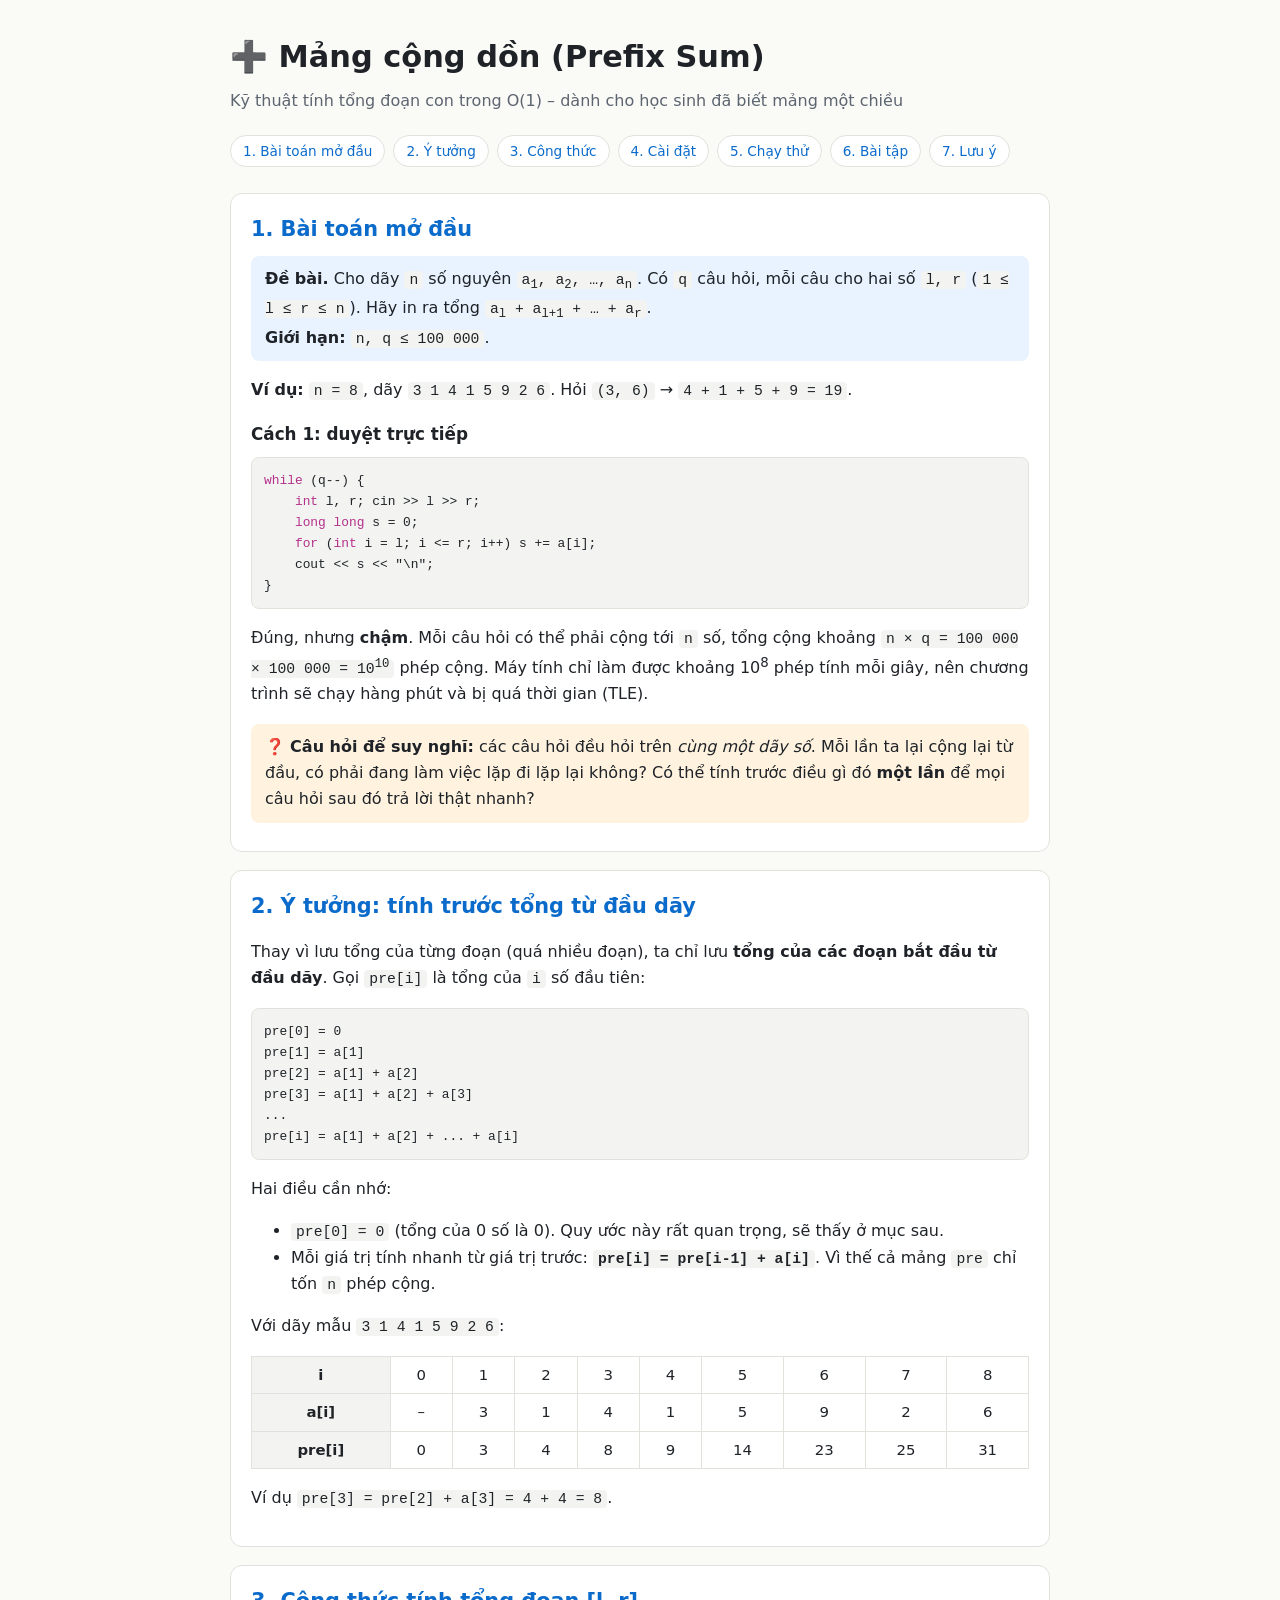
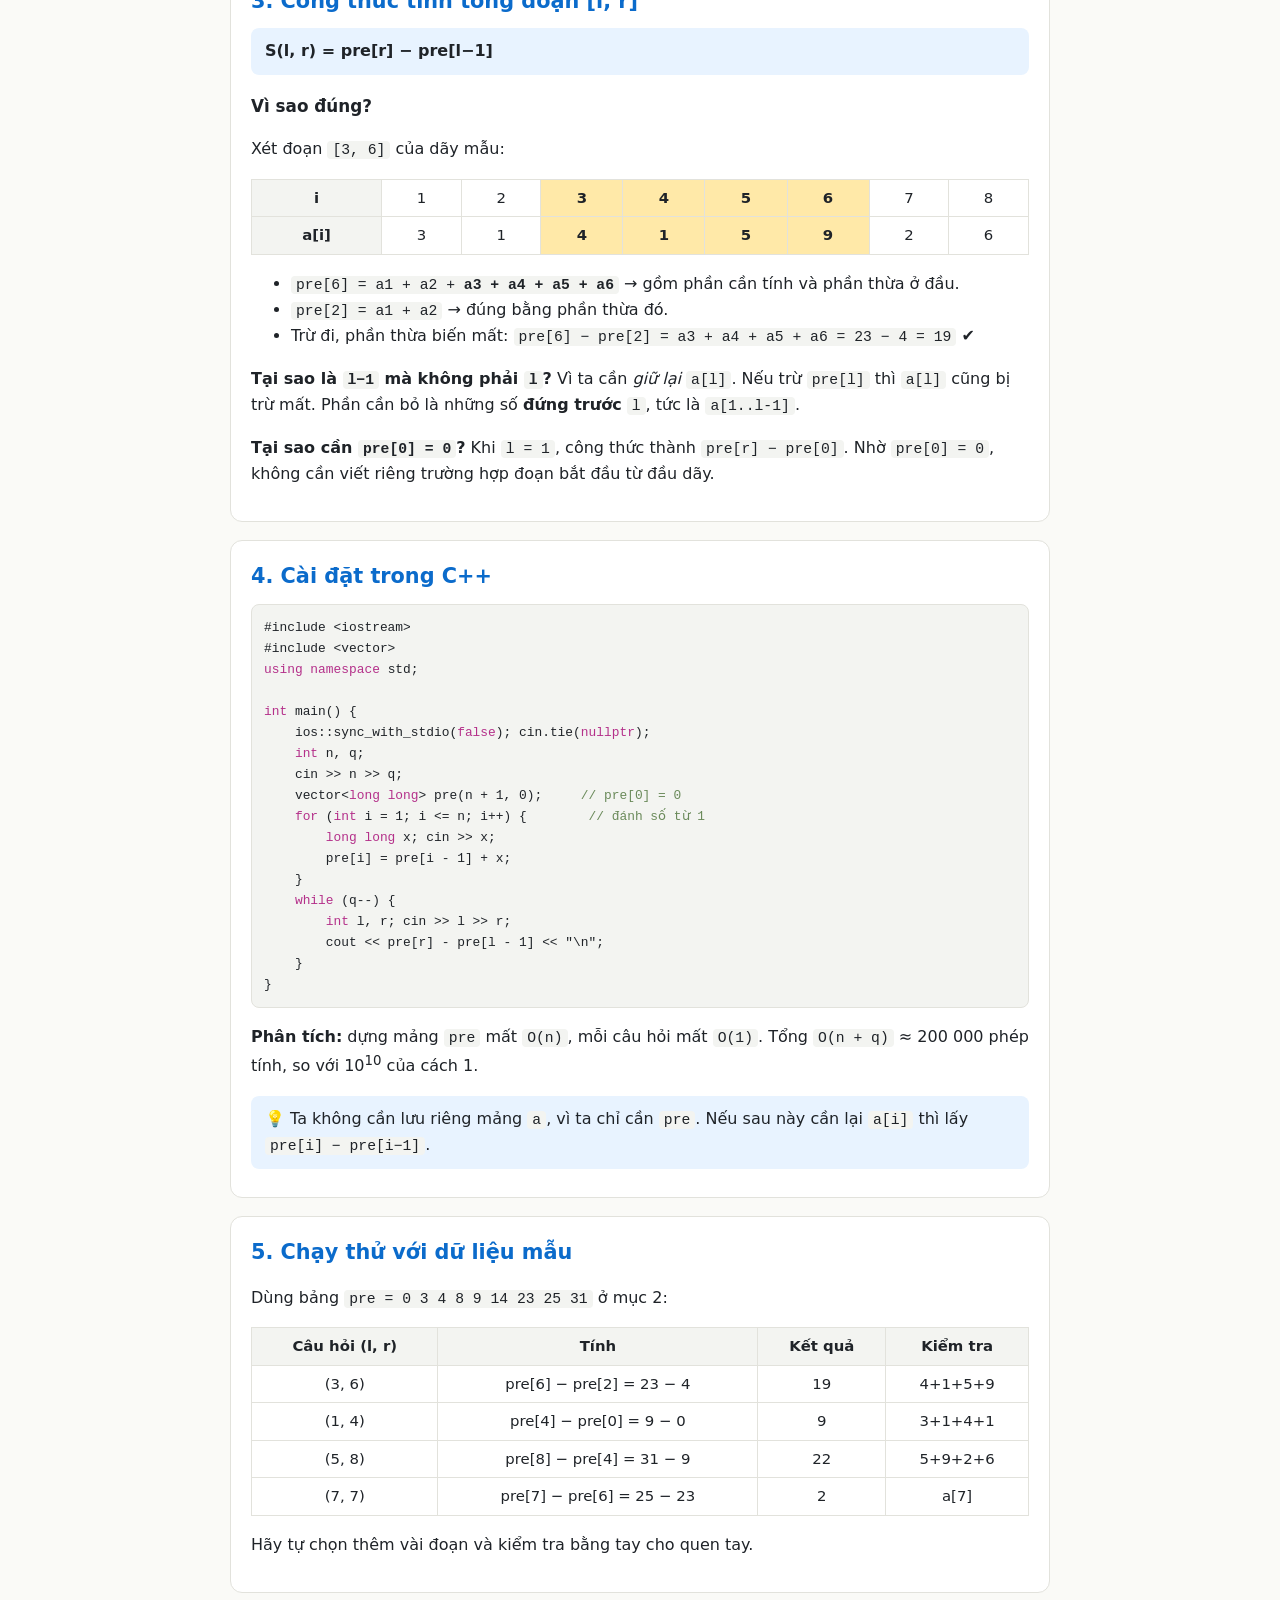
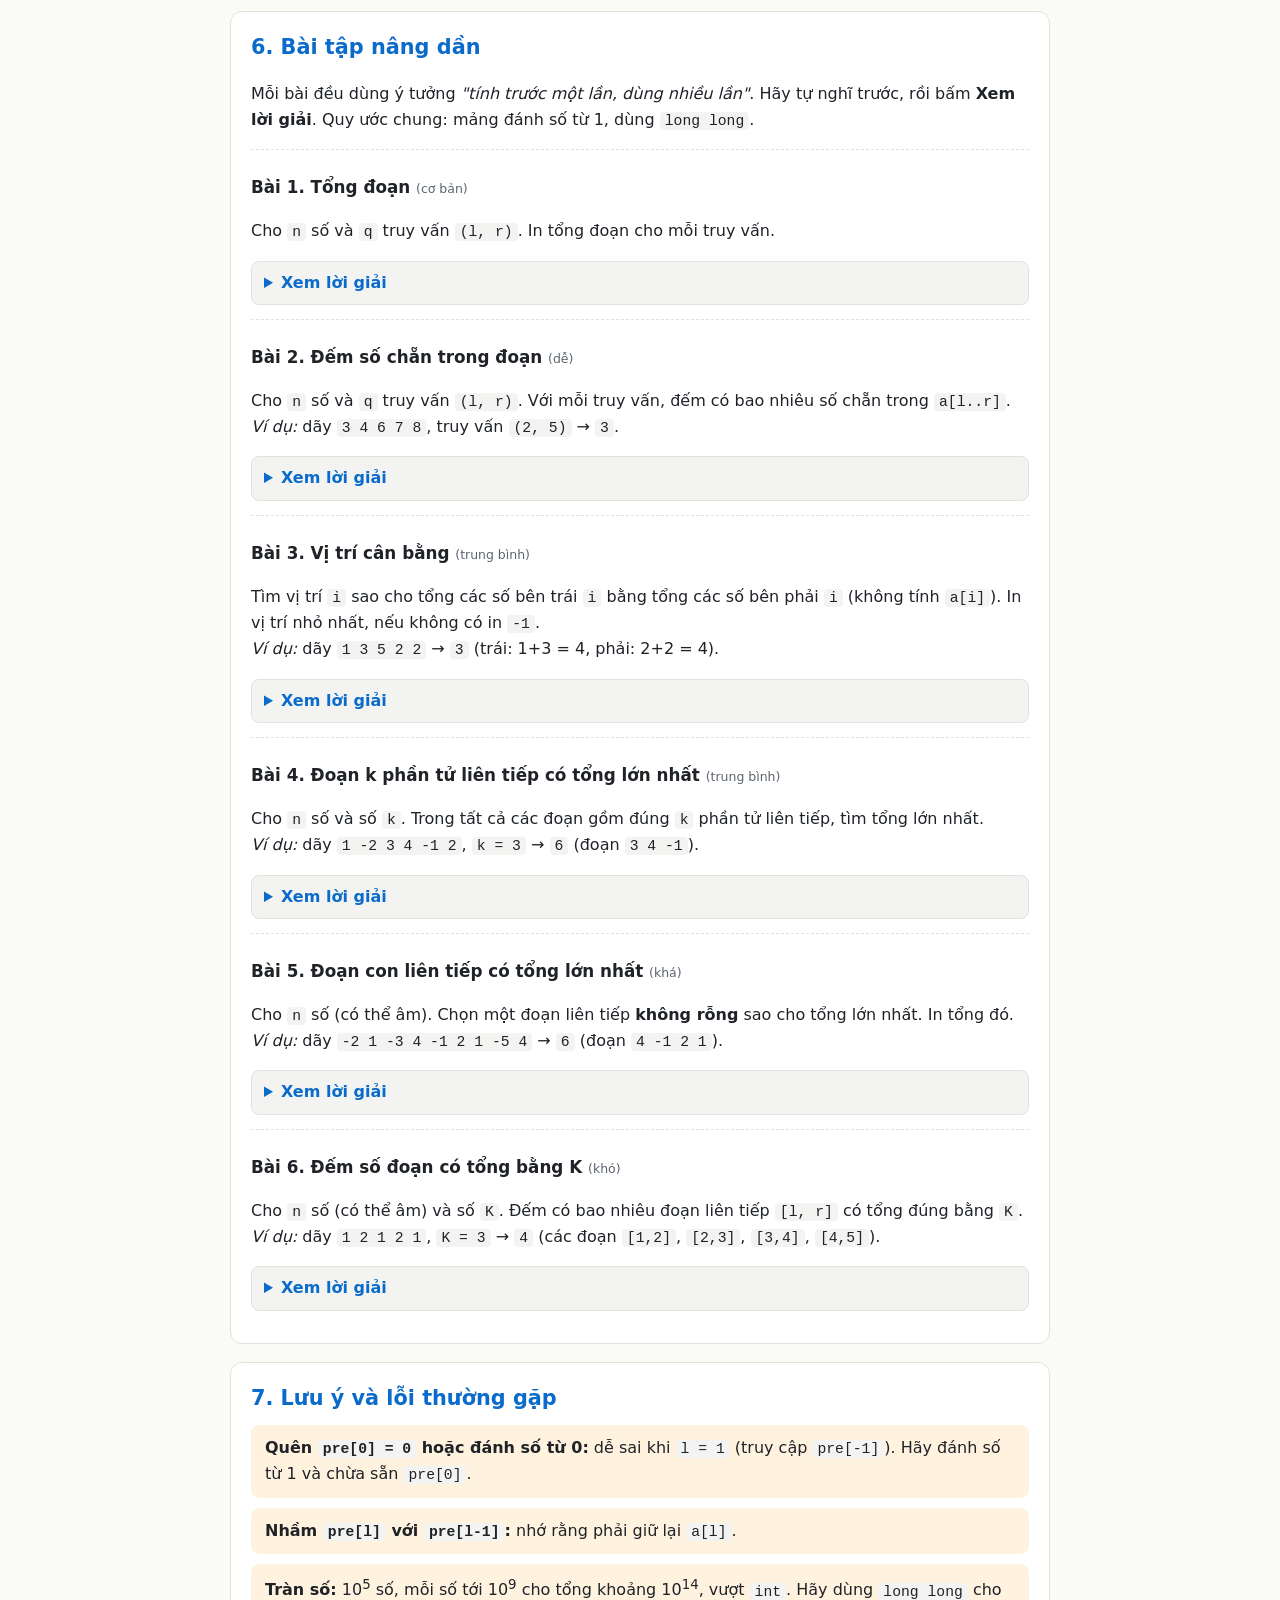
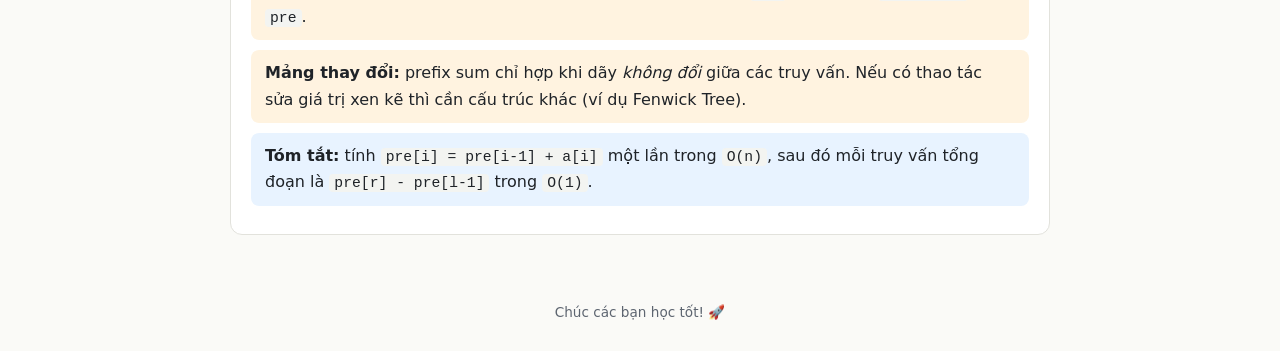
<file: MangCongDon.html>
<!DOCTYPE html>
<html lang="vi">
<head>
<meta charset="utf-8">
<meta name="viewport" content="width=device-width, initial-scale=1, viewport-fit=cover">
<title>Mảng cộng dồn (Prefix Sum) trong C++</title>
<style>
:root{--bg:#fafaf7;--fg:#1f2328;--mut:#5d6570;--card:#fff;--bd:#e2e2dc;--ac:#0b6bcb;--code:#f3f4f1;--tip:#e8f3ff;--warn:#fff3e0;--hl:#ffe9a8;
box-sizing:border-box;padding-top:env(safe-area-inset-top,0px);padding-bottom:env(safe-area-inset-bottom,0px)}
@media (prefers-color-scheme:dark){:root:not([data-theme="light"]){--bg:#15171a;--fg:#e6e8ea;--mut:#9aa3ad;--card:#1d2024;--bd:#30353b;--ac:#6cb2ff;--code:#101214;--tip:#17283a;--warn:#33291a;--hl:#5a4a14;color-scheme:dark}}
:root[data-theme="dark"]{--bg:#15171a;--fg:#e6e8ea;--mut:#9aa3ad;--card:#1d2024;--bd:#30353b;--ac:#6cb2ff;--code:#101214;--tip:#17283a;--warn:#33291a;--hl:#5a4a14;color-scheme:dark}
html{scroll-padding-top:env(safe-area-inset-top,0px);scroll-behavior:smooth}
body{margin:0;background:var(--bg);color:var(--fg);font:16px/1.65 system-ui,-apple-system,"Segoe UI",Roboto,sans-serif}
header{padding:32px 20px 20px;max-width:820px;margin:auto}
h1{margin:0 0 6px;font-size:1.9rem}
header p{margin:0;color:var(--mut)}
nav{max-width:820px;margin:0 auto;padding:0 20px 8px;display:flex;flex-wrap:wrap;gap:8px}
nav a{font-size:.85rem;padding:4px 12px;border:1px solid var(--bd);border-radius:99px;color:var(--ac);text-decoration:none;background:var(--card)}
main{max-width:820px;margin:auto;padding:0 20px 48px}
section{background:var(--card);border:1px solid var(--bd);border-radius:12px;padding:18px 20px;margin:18px 0}
h2{margin:0 0 10px;font-size:1.3rem;color:var(--ac)}
h3{margin:18px 0 6px;font-size:1.05rem}
pre{background:var(--code);border:1px solid var(--bd);border-radius:8px;padding:12px;overflow-x:auto;font:14px/1.5 ui-monospace,Consolas,Menlo,monospace;margin:8px 0}
code{font-family:ui-monospace,Consolas,Menlo,monospace;background:var(--code);padding:1px 5px;border-radius:4px;font-size:.92em}
pre code{background:none;padding:0}
.k{color:#b4308a}.c{color:#6a8a5a}
.box{border-radius:8px;padding:10px 14px;margin:10px 0;background:var(--tip)}
.box.w{background:var(--warn)}
.tbl{overflow-x:auto}
table{border-collapse:collapse;width:100%;font-size:.93rem;text-align:center}
th,td{border:1px solid var(--bd);padding:6px 10px}
th{background:var(--code)}
td.h{background:var(--hl);font-weight:600}
.bt{border-top:1px dashed var(--bd);padding-top:6px}
details{margin:8px 0 14px;border:1px solid var(--bd);border-radius:8px;background:var(--code)}
summary{cursor:pointer;padding:8px 12px;font-weight:600;color:var(--ac)}
details[open]>summary{border-bottom:1px solid var(--bd)}
.sol{padding:4px 12px 8px}
.sol pre{background:var(--card)}
.lv{font-size:.78rem;color:var(--mut);font-weight:400}
footer{text-align:center;color:var(--mut);font-size:.85rem;padding-bottom:30px}
</style>
</head>
<body>
<header>
<h1>➕ Mảng cộng dồn (Prefix Sum)</h1>
<p>Kỹ thuật tính tổng đoạn con trong O(1) – dành cho học sinh đã biết mảng một chiều</p>
</header>
<nav>
<a href="#bt">1. Bài toán mở đầu</a><a href="#y">2. Ý tưởng</a><a href="#ct">3. Công thức</a><a href="#code">4. Cài đặt</a><a href="#vd">5. Chạy thử</a><a href="#bai-tap">6. Bài tập</a><a href="#luu">7. Lưu ý</a>
</nav>
<main>

<section id="bt">
<h2>1. Bài toán mở đầu</h2>
<div class="box"><b>Đề bài.</b> Cho dãy <code>n</code> số nguyên <code>a<sub>1</sub>, a<sub>2</sub>, …, a<sub>n</sub></code>. Có <code>q</code> câu hỏi, mỗi câu cho hai số <code>l, r</code> (<code>1 ≤ l ≤ r ≤ n</code>). Hãy in ra tổng <code>a<sub>l</sub> + a<sub>l+1</sub> + … + a<sub>r</sub></code>.<br>
<b>Giới hạn:</b> <code>n, q ≤ 100 000</code>.</div>
<p><b>Ví dụ:</b> <code>n = 8</code>, dãy <code>3 1 4 1 5 9 2 6</code>. Hỏi <code>(3, 6)</code> → <code>4 + 1 + 5 + 9 = 19</code>.</p>

<h3>Cách 1: duyệt trực tiếp</h3>
<pre><code><span class="k">while</span> (q--) {
    <span class="k">int</span> l, r; cin &gt;&gt; l &gt;&gt; r;
    <span class="k">long long</span> s = 0;
    <span class="k">for</span> (<span class="k">int</span> i = l; i &lt;= r; i++) s += a[i];
    cout &lt;&lt; s &lt;&lt; "\n";
}</code></pre>
<p>Đúng, nhưng <b>chậm</b>. Mỗi câu hỏi có thể phải cộng tới <code>n</code> số, tổng cộng khoảng <code>n × q = 100 000 × 100 000 = 10<sup>10</sup></code> phép cộng. Máy tính chỉ làm được khoảng 10<sup>8</sup> phép tính mỗi giây, nên chương trình sẽ chạy hàng phút và bị quá thời gian (TLE).</p>
<div class="box w">❓ <b>Câu hỏi để suy nghĩ:</b> các câu hỏi đều hỏi trên <i>cùng một dãy số</i>. Mỗi lần ta lại cộng lại từ đầu, có phải đang làm việc lặp đi lặp lại không? Có thể tính trước điều gì đó <b>một lần</b> để mọi câu hỏi sau đó trả lời thật nhanh?</div>
</section>

<section id="y">
<h2>2. Ý tưởng: tính trước tổng từ đầu dãy</h2>
<p>Thay vì lưu tổng của từng đoạn (quá nhiều đoạn), ta chỉ lưu <b>tổng của các đoạn bắt đầu từ đầu dãy</b>. Gọi <code>pre[i]</code> là tổng của <code>i</code> số đầu tiên:</p>
<pre><code>pre[0] = 0
pre[1] = a[1]
pre[2] = a[1] + a[2]
pre[3] = a[1] + a[2] + a[3]
...
pre[i] = a[1] + a[2] + ... + a[i]</code></pre>
<p>Hai điều cần nhớ:</p>
<ul>
<li><code>pre[0] = 0</code> (tổng của 0 số là 0). Quy ước này rất quan trọng, sẽ thấy ở mục sau.</li>
<li>Mỗi giá trị tính nhanh từ giá trị trước: <b><code>pre[i] = pre[i-1] + a[i]</code></b>. Vì thế cả mảng <code>pre</code> chỉ tốn <code>n</code> phép cộng.</li>
</ul>
<p>Với dãy mẫu <code>3 1 4 1 5 9 2 6</code>:</p>
<div class="tbl"><table>
<tr><th>i</th><td>0</td><td>1</td><td>2</td><td>3</td><td>4</td><td>5</td><td>6</td><td>7</td><td>8</td></tr>
<tr><th>a[i]</th><td>–</td><td>3</td><td>1</td><td>4</td><td>1</td><td>5</td><td>9</td><td>2</td><td>6</td></tr>
<tr><th>pre[i]</th><td>0</td><td>3</td><td>4</td><td>8</td><td>9</td><td>14</td><td>23</td><td>25</td><td>31</td></tr>
</table></div>
<p>Ví dụ <code>pre[3] = pre[2] + a[3] = 4 + 4 = 8</code>.</p>
</section>

<section id="ct">
<h2>3. Công thức tính tổng đoạn [l, r]</h2>
<div class="box"><b>S(l, r) = pre[r] − pre[l−1]</b></div>
<h3>Vì sao đúng?</h3>
<p>Xét đoạn <code>[3, 6]</code> của dãy mẫu:</p>
<div class="tbl"><table>
<tr><th>i</th><td>1</td><td>2</td><td class="h">3</td><td class="h">4</td><td class="h">5</td><td class="h">6</td><td>7</td><td>8</td></tr>
<tr><th>a[i]</th><td>3</td><td>1</td><td class="h">4</td><td class="h">1</td><td class="h">5</td><td class="h">9</td><td>2</td><td>6</td></tr>
</table></div>
<ul>
<li><code>pre[6] = a1 + a2 + <b>a3 + a4 + a5 + a6</b></code> → gồm phần cần tính và phần thừa ở đầu.</li>
<li><code>pre[2] = a1 + a2</code> → đúng bằng phần thừa đó.</li>
<li>Trừ đi, phần thừa biến mất: <code>pre[6] − pre[2] = a3 + a4 + a5 + a6 = 23 − 4 = 19</code> ✔</li>
</ul>
<p><b>Tại sao là <code>l−1</code> mà không phải <code>l</code>?</b> Vì ta cần <i>giữ lại</i> <code>a[l]</code>. Nếu trừ <code>pre[l]</code> thì <code>a[l]</code> cũng bị trừ mất. Phần cần bỏ là những số <b>đứng trước</b> <code>l</code>, tức là <code>a[1..l-1]</code>.</p>
<p><b>Tại sao cần <code>pre[0] = 0</code>?</b> Khi <code>l = 1</code>, công thức thành <code>pre[r] − pre[0]</code>. Nhờ <code>pre[0] = 0</code>, không cần viết riêng trường hợp đoạn bắt đầu từ đầu dãy.</p>
</section>

<section id="code">
<h2>4. Cài đặt trong C++</h2>
<pre><code>#include &lt;iostream&gt;
#include &lt;vector&gt;
<span class="k">using namespace</span> std;

<span class="k">int</span> main() {
    ios::sync_with_stdio(<span class="k">false</span>); cin.tie(<span class="k">nullptr</span>);
    <span class="k">int</span> n, q;
    cin &gt;&gt; n &gt;&gt; q;
    vector&lt;<span class="k">long long</span>&gt; pre(n + 1, 0);     <span class="c">// pre[0] = 0</span>
    <span class="k">for</span> (<span class="k">int</span> i = 1; i &lt;= n; i++) {        <span class="c">// đánh số từ 1</span>
        <span class="k">long long</span> x; cin &gt;&gt; x;
        pre[i] = pre[i - 1] + x;
    }
    <span class="k">while</span> (q--) {
        <span class="k">int</span> l, r; cin &gt;&gt; l &gt;&gt; r;
        cout &lt;&lt; pre[r] - pre[l - 1] &lt;&lt; "\n";
    }
}</code></pre>
<p><b>Phân tích:</b> dựng mảng <code>pre</code> mất <code>O(n)</code>, mỗi câu hỏi mất <code>O(1)</code>. Tổng <code>O(n + q)</code> ≈ 200 000 phép tính, so với 10<sup>10</sup> của cách 1.</p>
<div class="box">💡 Ta không cần lưu riêng mảng <code>a</code>, vì ta chỉ cần <code>pre</code>. Nếu sau này cần lại <code>a[i]</code> thì lấy <code>pre[i] − pre[i−1]</code>.</div>
</section>

<section id="vd">
<h2>5. Chạy thử với dữ liệu mẫu</h2>
<p>Dùng bảng <code>pre = 0 3 4 8 9 14 23 25 31</code> ở mục 2:</p>
<div class="tbl"><table>
<tr><th>Câu hỏi (l, r)</th><th>Tính</th><th>Kết quả</th><th>Kiểm tra</th></tr>
<tr><td>(3, 6)</td><td>pre[6] − pre[2] = 23 − 4</td><td>19</td><td>4+1+5+9</td></tr>
<tr><td>(1, 4)</td><td>pre[4] − pre[0] = 9 − 0</td><td>9</td><td>3+1+4+1</td></tr>
<tr><td>(5, 8)</td><td>pre[8] − pre[4] = 31 − 9</td><td>22</td><td>5+9+2+6</td></tr>
<tr><td>(7, 7)</td><td>pre[7] − pre[6] = 25 − 23</td><td>2</td><td>a[7]</td></tr>
</table></div>
<p>Hãy tự chọn thêm vài đoạn và kiểm tra bằng tay cho quen tay.</p>
</section>

<section id="bai-tap">
<h2>6. Bài tập nâng dần</h2>
<p>Mỗi bài đều dùng ý tưởng <i>"tính trước một lần, dùng nhiều lần"</i>. Hãy tự nghĩ trước, rồi bấm <b>Xem lời giải</b>. Quy ước chung: mảng đánh số từ 1, dùng <code>long long</code>.</p>

<div class="bt"><h3>Bài 1. Tổng đoạn <span class="lv">(cơ bản)</span></h3>
<p>Cho <code>n</code> số và <code>q</code> truy vấn <code>(l, r)</code>. In tổng đoạn cho mỗi truy vấn.</p>
<details><summary>Xem lời giải</summary><div class="sol">
<p>Chính là bài toán mở đầu: xây <code>pre</code>, trả lời mỗi truy vấn bằng <code>pre[r] - pre[l-1]</code>. Code ở mục 4.</p></div></details></div>

<div class="bt"><h3>Bài 2. Đếm số chẵn trong đoạn <span class="lv">(dễ)</span></h3>
<p>Cho <code>n</code> số và <code>q</code> truy vấn <code>(l, r)</code>. Với mỗi truy vấn, đếm có bao nhiêu số chẵn trong <code>a[l..r]</code>.<br><i>Ví dụ:</i> dãy <code>3 4 6 7 8</code>, truy vấn <code>(2, 5)</code> → <code>3</code>.</p>
<details><summary>Xem lời giải</summary><div class="sol">
<p><b>Hướng dẫn:</b> cộng dồn không chỉ dùng cho "giá trị" mà còn dùng cho "số lượng". Đặt <code>c[i]</code> = số lượng số chẵn trong <code>a[1..i]</code>. Mỗi số chẵn "đóng góp" 1, số lẻ đóng góp 0, nên <code>c[i] = c[i-1] + (a[i] % 2 == 0)</code>. Số chẵn trong <code>[l, r]</code> là <code>c[r] - c[l-1]</code>.</p>
<pre><code>vector&lt;<span class="k">int</span>&gt; c(n + 1, 0);
<span class="k">for</span> (<span class="k">int</span> i = 1; i &lt;= n; i++) {
    <span class="k">int</span> x; cin &gt;&gt; x;
    c[i] = c[i - 1] + (x % 2 == 0 ? 1 : 0);
}
<span class="k">while</span> (q--) {
    <span class="k">int</span> l, r; cin &gt;&gt; l &gt;&gt; r;
    cout &lt;&lt; c[r] - c[l - 1] &lt;&lt; "\n";
}</code></pre>
<p>Cách này dùng được cho mọi điều kiện: đếm số dương, số chia hết cho 3, số bằng một giá trị cho trước, …</p></div></details></div>

<div class="bt"><h3>Bài 3. Vị trí cân bằng <span class="lv">(trung bình)</span></h3>
<p>Tìm vị trí <code>i</code> sao cho tổng các số bên trái <code>i</code> bằng tổng các số bên phải <code>i</code> (không tính <code>a[i]</code>). In vị trí nhỏ nhất, nếu không có in <code>-1</code>.<br><i>Ví dụ:</i> dãy <code>1 3 5 2 2</code> → <code>3</code> (trái: 1+3 = 4, phải: 2+2 = 4).</p>
<details><summary>Xem lời giải</summary><div class="sol">
<p><b>Hướng dẫn:</b> tổng bên trái <code>i</code> là <code>pre[i-1]</code>; tổng bên phải là <code>pre[n] - pre[i]</code>. Chỉ cần thử từng <code>i</code> và so sánh hai giá trị đó. Độ phức tạp <code>O(n)</code>.</p>
<pre><code><span class="k">int</span> ans = -1;
<span class="k">for</span> (<span class="k">int</span> i = 1; i &lt;= n; i++) {
    <span class="k">long long</span> trai = pre[i - 1];
    <span class="k">long long</span> phai = pre[n] - pre[i];
    <span class="k">if</span> (trai == phai) { ans = i; <span class="k">break</span>; }
}
cout &lt;&lt; ans;</code></pre></div></details></div>

<div class="bt"><h3>Bài 4. Đoạn k phần tử liên tiếp có tổng lớn nhất <span class="lv">(trung bình)</span></h3>
<p>Cho <code>n</code> số và số <code>k</code>. Trong tất cả các đoạn gồm đúng <code>k</code> phần tử liên tiếp, tìm tổng lớn nhất.<br><i>Ví dụ:</i> dãy <code>1 -2 3 4 -1 2</code>, <code>k = 3</code> → <code>6</code> (đoạn <code>3 4 -1</code>).</p>
<details><summary>Xem lời giải</summary><div class="sol">
<p><b>Hướng dẫn:</b> các đoạn dài <code>k</code> kết thúc tại <code>i = k, k+1, …, n</code>, bắt đầu tại <code>i-k+1</code>. Tổng của nó là <code>pre[i] - pre[i-k]</code>. Duyệt <code>i</code> và giữ giá trị lớn nhất. Đặt <code>best</code> ban đầu rất nhỏ vì tổng có thể âm.</p>
<pre><code><span class="k">long long</span> best = LLONG_MIN;      <span class="c">// #include &lt;climits&gt;</span>
<span class="k">for</span> (<span class="k">int</span> i = k; i &lt;= n; i++)
    best = max(best, pre[i] - pre[i - k]);
cout &lt;&lt; best;</code></pre></div></details></div>

<div class="bt"><h3>Bài 5. Đoạn con liên tiếp có tổng lớn nhất <span class="lv">(khá)</span></h3>
<p>Cho <code>n</code> số (có thể âm). Chọn một đoạn liên tiếp <b>không rỗng</b> sao cho tổng lớn nhất. In tổng đó.<br><i>Ví dụ:</i> dãy <code>-2 1 -3 4 -1 2 1 -5 4</code> → <code>6</code> (đoạn <code>4 -1 2 1</code>).</p>
<details><summary>Xem lời giải</summary><div class="sol">
<p><b>Hướng dẫn:</b> tổng đoạn <code>[l, r]</code> là <code>pre[r] - pre[l-1]</code>. Cố định điểm kết thúc <code>r</code>; để tổng lớn nhất ta cần trừ đi <code>pre[j]</code> <b>nhỏ nhất</b> trong các <code>j = 0 … r-1</code>. Vậy khi duyệt <code>r</code> từ trái sang phải, ta giữ <code>minPre</code> = giá trị nhỏ nhất của <code>pre</code> ở các vị trí đứng trước <code>r</code>.</p>
<p>Thứ tự trong vòng lặp rất quan trọng: <b>tính đáp án trước, cập nhật <code>minPre</code> sau</b>, để đoạn luôn không rỗng.</p>
<pre><code><span class="k">long long</span> best = LLONG_MIN, minPre = 0;   <span class="c">// minPre bắt đầu = pre[0]</span>
<span class="k">for</span> (<span class="k">int</span> r = 1; r &lt;= n; r++) {
    best   = max(best, pre[r] - minPre);
    minPre = min(minPre, pre[r]);
}
cout &lt;&lt; best;</code></pre>
<p>Độ phức tạp <code>O(n)</code>. Đây là cách nhìn "tổng tiền tố" của bài toán nổi tiếng (thuật toán Kadane).</p></div></details></div>

<div class="bt"><h3>Bài 6. Đếm số đoạn có tổng bằng K <span class="lv">(khó)</span></h3>
<p>Cho <code>n</code> số (có thể âm) và số <code>K</code>. Đếm có bao nhiêu đoạn liên tiếp <code>[l, r]</code> có tổng đúng bằng <code>K</code>.<br><i>Ví dụ:</i> dãy <code>1 2 1 2 1</code>, <code>K = 3</code> → <code>4</code> (các đoạn <code>[1,2]</code>, <code>[2,3]</code>, <code>[3,4]</code>, <code>[4,5]</code>).</p>
<details><summary>Xem lời giải</summary><div class="sol">
<p><b>Hướng dẫn:</b> đoạn <code>[l, r]</code> có tổng <code>K</code> khi <code>pre[r] - pre[l-1] = K</code>, tức <code>pre[l-1] = pre[r] - K</code>. Duyệt <code>r</code> từ trái sang phải, với mỗi <code>r</code> ta cần biết <b>đã có bao nhiêu vị trí trước đó</b> có <code>pre</code> bằng <code>pre[r] - K</code>. Dùng <code>map</code> để đếm số lần mỗi giá trị <code>pre</code> đã xuất hiện.</p>
<ul><li>Bắt đầu với <code>cnt[0] = 1</code> (ứng với <code>pre[0] = 0</code>).</li>
<li>Với mỗi <code>r</code>: cộng <code>cnt[pre[r] - K]</code> vào đáp án, <b>sau đó</b> mới thêm <code>pre[r]</code> vào <code>cnt</code>.</li></ul>
<pre><code>#include &lt;map&gt;
map&lt;<span class="k">long long</span>, <span class="k">int</span>&gt; cnt;
cnt[0] = 1;
<span class="k">long long</span> s = 0, ans = 0;
<span class="k">for</span> (<span class="k">int</span> i = 1; i &lt;= n; i++) {
    <span class="k">long long</span> x; cin &gt;&gt; x;
    s += x;                          <span class="c">// s chính là pre[i]</span>
    <span class="k">if</span> (cnt.count(s - K)) ans += cnt[s - K];
    cnt[s]++;
}
cout &lt;&lt; ans;</code></pre>
<p>Độ phức tạp <code>O(n log n)</code>. Bài này không cần lưu cả mảng <code>pre</code>, chỉ cần tổng đang chạy <code>s</code>.</p></div></details></div>
</section>

<section id="luu">
<h2>7. Lưu ý và lỗi thường gặp</h2>
<div class="box w"><b>Quên <code>pre[0] = 0</code> hoặc đánh số từ 0:</b> dễ sai khi <code>l = 1</code> (truy cập <code>pre[-1]</code>). Hãy đánh số từ 1 và chừa sẵn <code>pre[0]</code>.</div>
<div class="box w"><b>Nhầm <code>pre[l]</code> với <code>pre[l-1]</code>:</b> nhớ rằng phải giữ lại <code>a[l]</code>.</div>
<div class="box w"><b>Tràn số:</b> 10<sup>5</sup> số, mỗi số tới 10<sup>9</sup> cho tổng khoảng 10<sup>14</sup>, vượt <code>int</code>. Hãy dùng <code>long long</code> cho <code>pre</code>.</div>
<div class="box w"><b>Mảng thay đổi:</b> prefix sum chỉ hợp khi dãy <i>không đổi</i> giữa các truy vấn. Nếu có thao tác sửa giá trị xen kẽ thì cần cấu trúc khác (ví dụ Fenwick Tree).</div>
<div class="box"><b>Tóm tắt:</b> tính <code>pre[i] = pre[i-1] + a[i]</code> một lần trong <code>O(n)</code>, sau đó mỗi truy vấn tổng đoạn là <code>pre[r] - pre[l-1]</code> trong <code>O(1)</code>.</div>
</section>

</main>
<footer>Chúc các bạn học tốt! 🚀</footer>
</body>
</html>
</file>
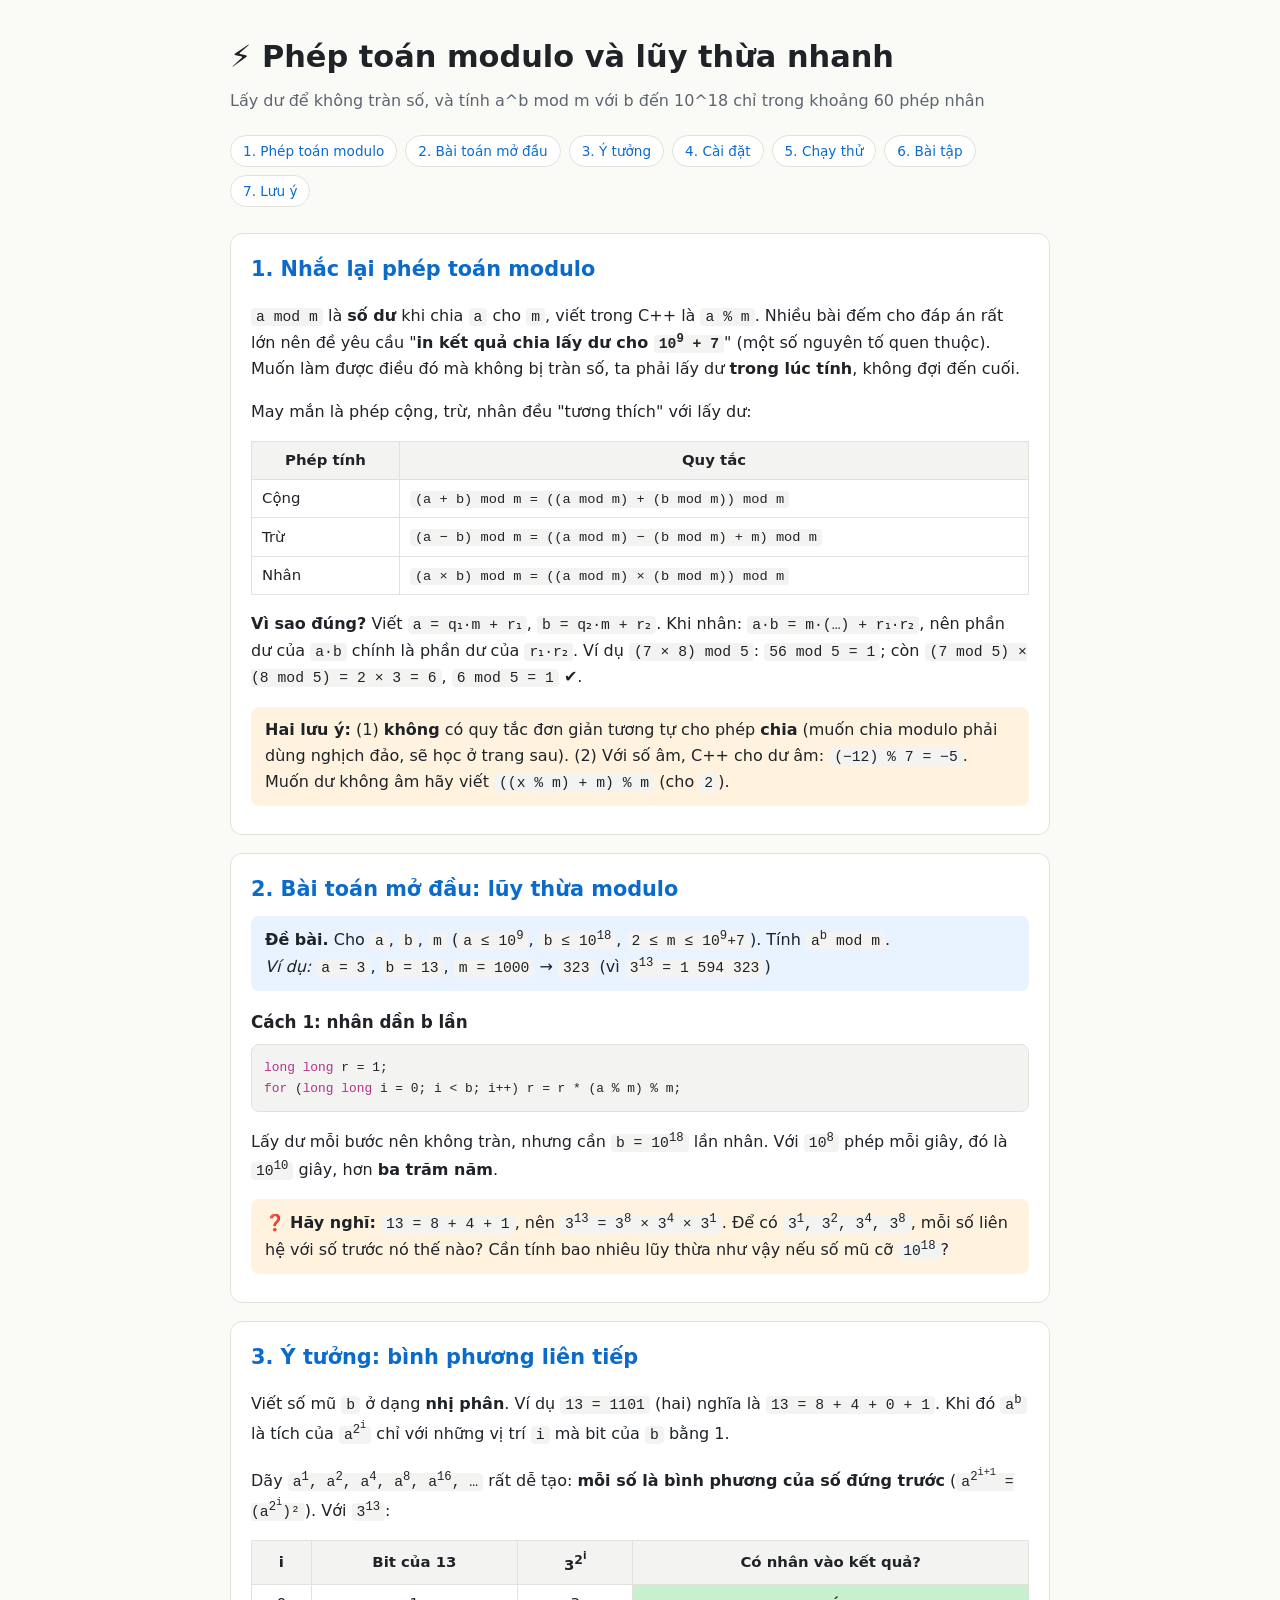
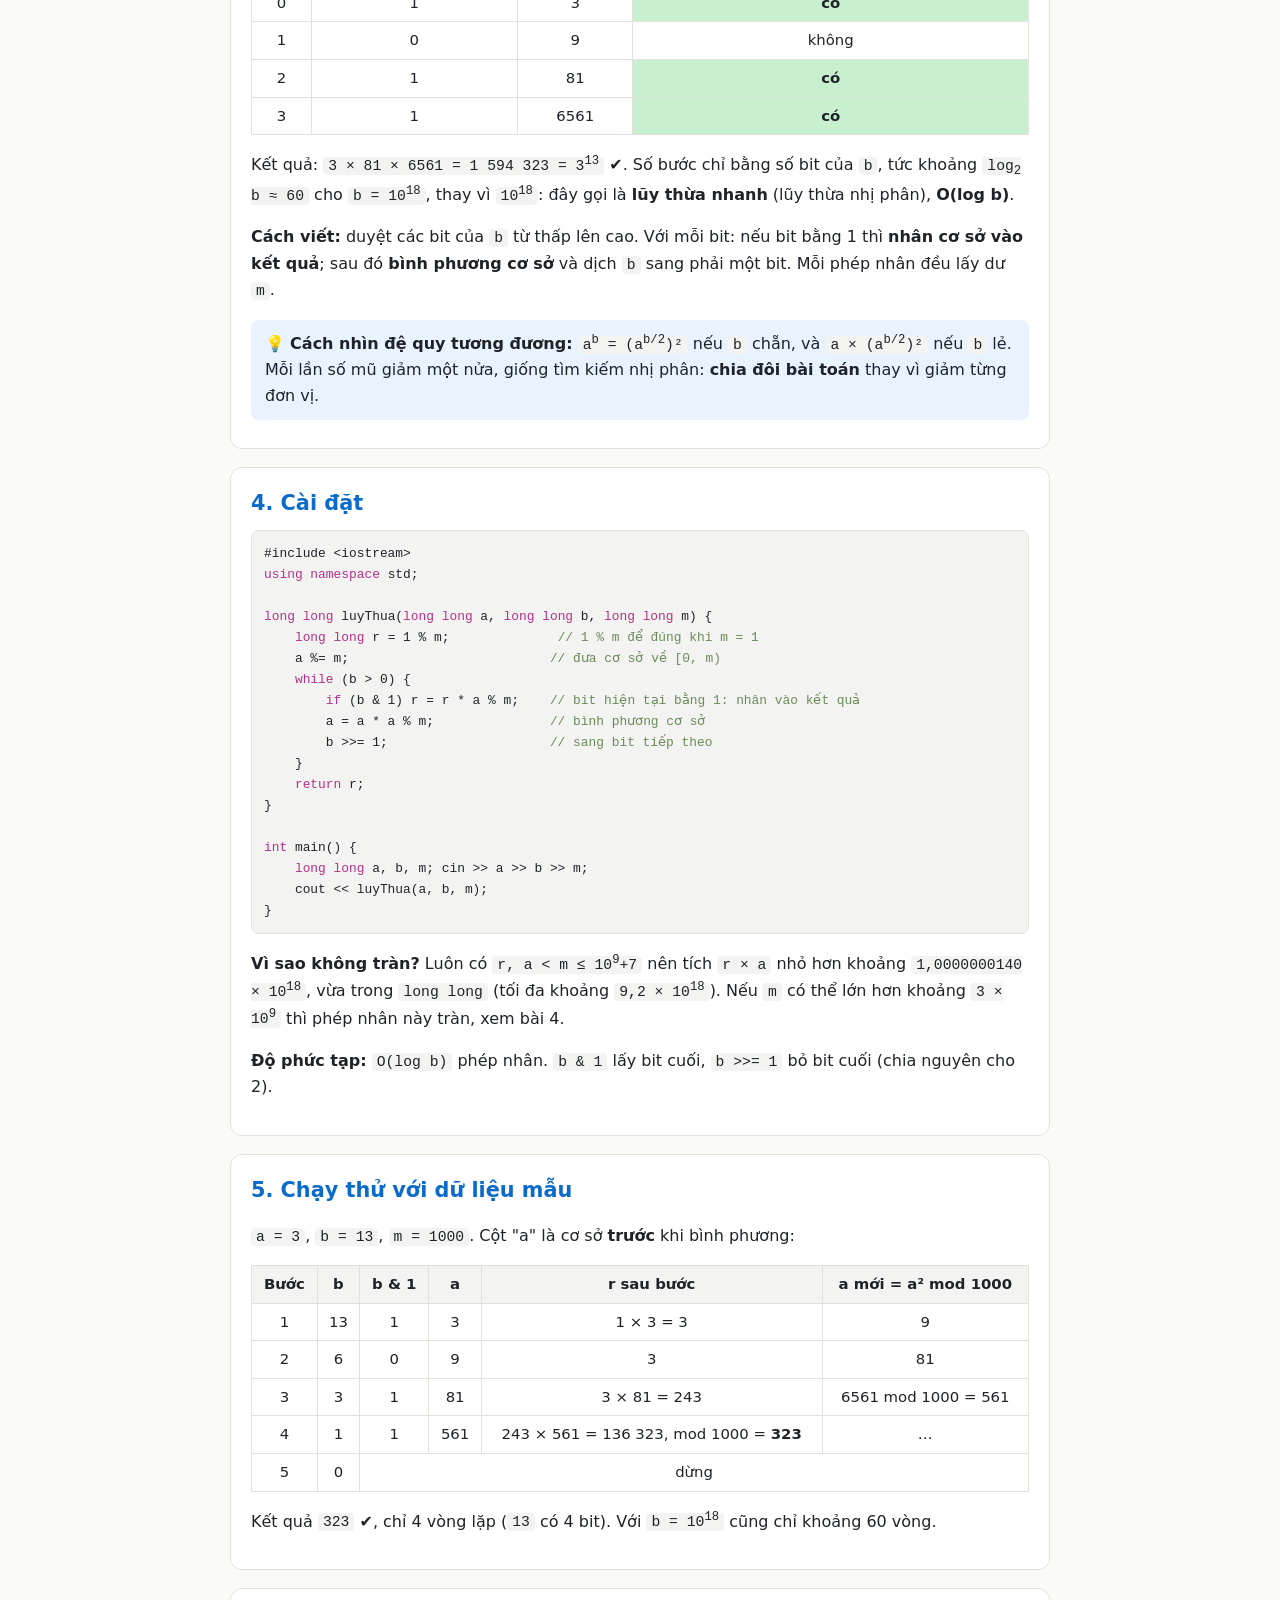
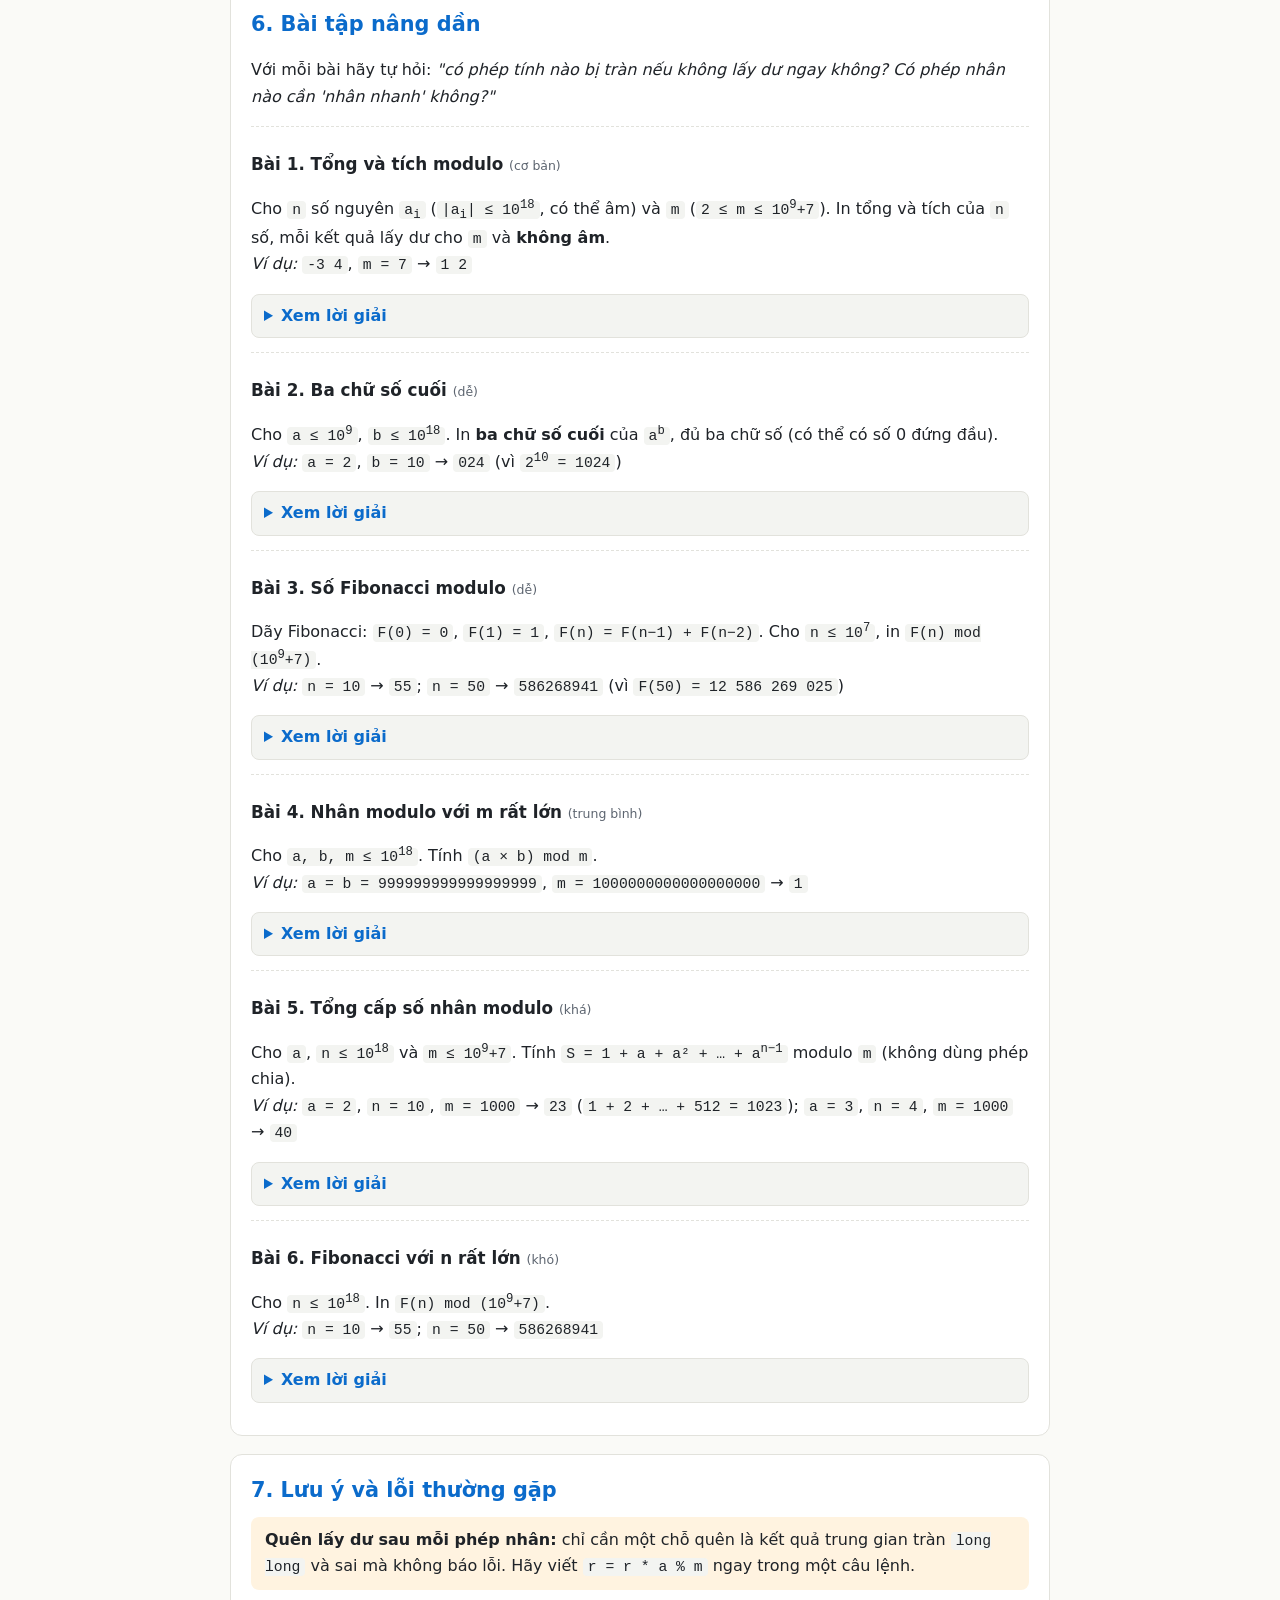
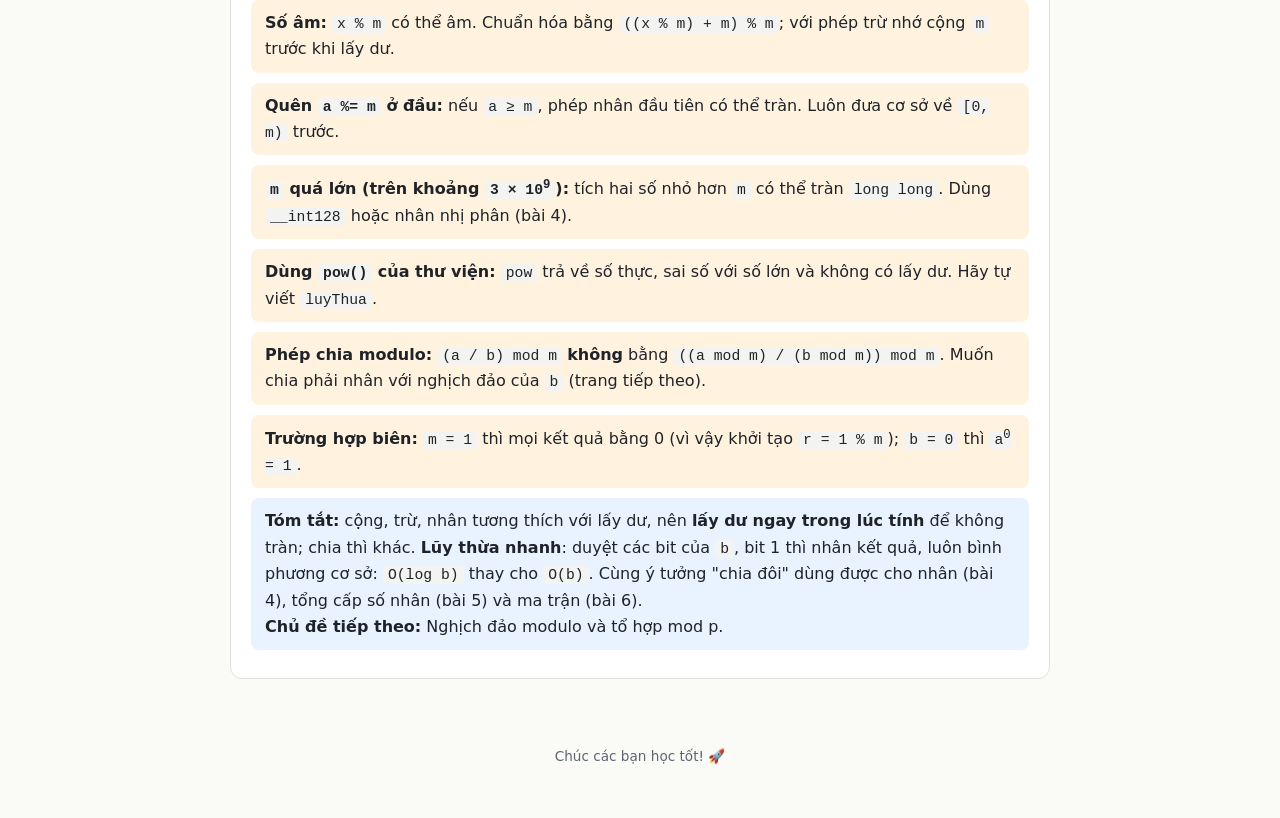
<file: Modulo-LuyThuaNhanh.html>
<!DOCTYPE html>
<html lang="vi">
<head>
<meta charset="utf-8">
<meta name="viewport" content="width=device-width, initial-scale=1, viewport-fit=cover">
<title>Phép toán modulo và lũy thừa nhanh trong C++</title>
<style>
:root{--bg:#fafaf7;--fg:#1f2328;--mut:#5d6570;--card:#fff;--bd:#e2e2dc;--ac:#0b6bcb;--code:#f3f4f1;--tip:#e8f3ff;--warn:#fff3e0;--hl:#ffe9a8;--in:#c8f0cf;--out:#ffd2d2;
box-sizing:border-box;padding-top:env(safe-area-inset-top,0px);padding-bottom:env(safe-area-inset-bottom,0px)}
@media (prefers-color-scheme:dark){:root:not([data-theme="light"]){--bg:#15171a;--fg:#e6e8ea;--mut:#9aa3ad;--card:#1d2024;--bd:#30353b;--ac:#6cb2ff;--code:#101214;--tip:#17283a;--warn:#33291a;--hl:#5a4a14;--in:#1d4a2a;--out:#5a2323;color-scheme:dark}}
:root[data-theme="dark"]{--bg:#15171a;--fg:#e6e8ea;--mut:#9aa3ad;--card:#1d2024;--bd:#30353b;--ac:#6cb2ff;--code:#101214;--tip:#17283a;--warn:#33291a;--hl:#5a4a14;--in:#1d4a2a;--out:#5a2323;color-scheme:dark}
html{scroll-padding-top:env(safe-area-inset-top,0px);scroll-behavior:smooth}
body{margin:0;background:var(--bg);color:var(--fg);font:16px/1.65 system-ui,-apple-system,"Segoe UI",Roboto,sans-serif}
header{padding:32px 20px 20px;max-width:820px;margin:auto}
h1{margin:0 0 6px;font-size:1.9rem}
header p{margin:0;color:var(--mut)}
nav{max-width:820px;margin:0 auto;padding:0 20px 8px;display:flex;flex-wrap:wrap;gap:8px}
nav a{font-size:.85rem;padding:4px 12px;border:1px solid var(--bd);border-radius:99px;color:var(--ac);text-decoration:none;background:var(--card)}
main{max-width:820px;margin:auto;padding:0 20px 48px}
section{background:var(--card);border:1px solid var(--bd);border-radius:12px;padding:18px 20px;margin:18px 0}
h2{margin:0 0 10px;font-size:1.3rem;color:var(--ac)}
h3{margin:18px 0 6px;font-size:1.05rem}
pre{background:var(--code);border:1px solid var(--bd);border-radius:8px;padding:12px;overflow-x:auto;font:14px/1.5 ui-monospace,Consolas,Menlo,monospace;margin:8px 0}
code{font-family:ui-monospace,Consolas,Menlo,monospace;background:var(--code);padding:1px 5px;border-radius:4px;font-size:.92em}
pre code{background:none;padding:0}
.k{color:#b4308a}.c{color:#6a8a5a}
.box{border-radius:8px;padding:10px 14px;margin:10px 0;background:var(--tip)}
.box.w{background:var(--warn)}
.tbl{overflow-x:auto}
table{border-collapse:collapse;width:100%;font-size:.93rem;text-align:center}
th,td{border:1px solid var(--bd);padding:6px 10px}
th{background:var(--code)}
td.h{background:var(--hl);font-weight:600}
td.i{background:var(--in);font-weight:600}
td.o{background:var(--out)}
td.l{text-align:left}
.bt{border-top:1px dashed var(--bd);padding-top:6px}
details{margin:8px 0 14px;border:1px solid var(--bd);border-radius:8px;background:var(--code)}
summary{cursor:pointer;padding:8px 12px;font-weight:600;color:var(--ac)}
details[open]>summary{border-bottom:1px solid var(--bd)}
.sol{padding:4px 12px 8px}
.sol pre{background:var(--card)}
.lv{font-size:.78rem;color:var(--mut);font-weight:400}
footer{text-align:center;color:var(--mut);font-size:.85rem;padding-bottom:30px}
</style>
</head>
<body>
<header>
<h1>⚡ Phép toán modulo và lũy thừa nhanh</h1>
<p>Lấy dư để không tràn số, và tính a^b mod m với b đến 10^18 chỉ trong khoảng 60 phép nhân</p>
</header>
<nav>
<a href="#kn">1. Phép toán modulo</a><a href="#bt">2. Bài toán mở đầu</a><a href="#y">3. Ý tưởng</a><a href="#code">4. Cài đặt</a><a href="#vd">5. Chạy thử</a><a href="#bai-tap">6. Bài tập</a><a href="#luu">7. Lưu ý</a>
</nav>
<main>

<section id="kn">
<h2>1. Nhắc lại phép toán modulo</h2>
<p><code>a mod m</code> là <b>số dư</b> khi chia <code>a</code> cho <code>m</code>, viết trong C++ là <code>a % m</code>. Nhiều bài đếm cho đáp án rất lớn nên đề yêu cầu "<b>in kết quả chia lấy dư cho <code>10<sup>9</sup> + 7</code></b>" (một số nguyên tố quen thuộc). Muốn làm được điều đó mà không bị tràn số, ta phải lấy dư <b>trong lúc tính</b>, không đợi đến cuối.</p>
<p>May mắn là phép cộng, trừ, nhân đều "tương thích" với lấy dư:</p>
<div class="tbl"><table>
<tr><th>Phép tính</th><th>Quy tắc</th></tr>
<tr><td class="l">Cộng</td><td class="l"><code>(a + b) mod m = ((a mod m) + (b mod m)) mod m</code></td></tr>
<tr><td class="l">Trừ</td><td class="l"><code>(a − b) mod m = ((a mod m) − (b mod m) + m) mod m</code></td></tr>
<tr><td class="l">Nhân</td><td class="l"><code>(a × b) mod m = ((a mod m) × (b mod m)) mod m</code></td></tr>
</table></div>
<p><b>Vì sao đúng?</b> Viết <code>a = q₁·m + r₁</code>, <code>b = q₂·m + r₂</code>. Khi nhân: <code>a·b = m·(…) + r₁·r₂</code>, nên phần dư của <code>a·b</code> chính là phần dư của <code>r₁·r₂</code>. Ví dụ <code>(7 × 8) mod 5</code>: <code>56 mod 5 = 1</code>; còn <code>(7 mod 5) × (8 mod 5) = 2 × 3 = 6</code>, <code>6 mod 5 = 1</code> ✔.</p>
<div class="box w"><b>Hai lưu ý:</b> (1) <b>không</b> có quy tắc đơn giản tương tự cho phép <b>chia</b> (muốn chia modulo phải dùng nghịch đảo, sẽ học ở trang sau). (2) Với số âm, C++ cho dư âm: <code>(−12) % 7 = −5</code>. Muốn dư không âm hãy viết <code>((x % m) + m) % m</code> (cho <code>2</code>).</div>
</section>

<section id="bt">
<h2>2. Bài toán mở đầu: lũy thừa modulo</h2>
<div class="box"><b>Đề bài.</b> Cho <code>a</code>, <code>b</code>, <code>m</code> (<code>a ≤ 10<sup>9</sup></code>, <code>b ≤ 10<sup>18</sup></code>, <code>2 ≤ m ≤ 10<sup>9</sup>+7</code>). Tính <code>a<sup>b</sup> mod m</code>.<br><i>Ví dụ:</i> <code>a = 3</code>, <code>b = 13</code>, <code>m = 1000</code> → <code>323</code> (vì <code>3<sup>13</sup> = 1 594 323</code>)</div>
<h3>Cách 1: nhân dần b lần</h3>
<pre><code><span class="k">long long</span> r = 1;
<span class="k">for</span> (<span class="k">long long</span> i = 0; i &lt; b; i++) r = r * (a % m) % m;</code></pre>
<p>Lấy dư mỗi bước nên không tràn, nhưng cần <code>b = 10<sup>18</sup></code> lần nhân. Với <code>10<sup>8</sup></code> phép mỗi giây, đó là <code>10<sup>10</sup></code> giây, hơn <b>ba trăm năm</b>.</p>
<div class="box w">❓ <b>Hãy nghĩ:</b> <code>13 = 8 + 4 + 1</code>, nên <code>3<sup>13</sup> = 3<sup>8</sup> × 3<sup>4</sup> × 3<sup>1</sup></code>. Để có <code>3<sup>1</sup>, 3<sup>2</sup>, 3<sup>4</sup>, 3<sup>8</sup></code>, mỗi số liên hệ với số trước nó thế nào? Cần tính bao nhiêu lũy thừa như vậy nếu số mũ cỡ <code>10<sup>18</sup></code>?</div>
</section>

<section id="y">
<h2>3. Ý tưởng: bình phương liên tiếp</h2>
<p>Viết số mũ <code>b</code> ở dạng <b>nhị phân</b>. Ví dụ <code>13 = 1101</code> (hai) nghĩa là <code>13 = 8 + 4 + 0 + 1</code>. Khi đó <code>a<sup>b</sup></code> là tích của <code>a<sup>2<sup>i</sup></sup></code> chỉ với những vị trí <code>i</code> mà bit của <code>b</code> bằng 1.</p>
<p>Dãy <code>a<sup>1</sup>, a<sup>2</sup>, a<sup>4</sup>, a<sup>8</sup>, a<sup>16</sup>, …</code> rất dễ tạo: <b>mỗi số là bình phương của số đứng trước</b> (<code>a<sup>2<sup>i+1</sup></sup> = (a<sup>2<sup>i</sup></sup>)²</code>). Với <code>3<sup>13</sup></code>:</p>
<div class="tbl"><table>
<tr><th>i</th><th>Bit của 13</th><th>3<sup>2<sup>i</sup></sup></th><th>Có nhân vào kết quả?</th></tr>
<tr><td>0</td><td>1</td><td>3</td><td class="i">có</td></tr>
<tr><td>1</td><td>0</td><td>9</td><td>không</td></tr>
<tr><td>2</td><td>1</td><td>81</td><td class="i">có</td></tr>
<tr><td>3</td><td>1</td><td>6561</td><td class="i">có</td></tr>
</table></div>
<p>Kết quả: <code>3 × 81 × 6561 = 1 594 323 = 3<sup>13</sup></code> ✔. Số bước chỉ bằng số bit của <code>b</code>, tức khoảng <code>log<sub>2</sub> b ≈ 60</code> cho <code>b = 10<sup>18</sup></code>, thay vì <code>10<sup>18</sup></code>: đây gọi là <b>lũy thừa nhanh</b> (lũy thừa nhị phân), <b>O(log b)</b>.</p>
<p><b>Cách viết:</b> duyệt các bit của <code>b</code> từ thấp lên cao. Với mỗi bit: nếu bit bằng 1 thì <b>nhân cơ sở vào kết quả</b>; sau đó <b>bình phương cơ sở</b> và dịch <code>b</code> sang phải một bit. Mỗi phép nhân đều lấy dư <code>m</code>.</p>
<div class="box">💡 <b>Cách nhìn đệ quy tương đương:</b> <code>a<sup>b</sup> = (a<sup>b/2</sup>)²</code> nếu <code>b</code> chẵn, và <code>a × (a<sup>b/2</sup>)²</code> nếu <code>b</code> lẻ. Mỗi lần số mũ giảm một nửa, giống tìm kiếm nhị phân: <b>chia đôi bài toán</b> thay vì giảm từng đơn vị.</div>
</section>

<section id="code">
<h2>4. Cài đặt</h2>
<pre><code>#include &lt;iostream&gt;
<span class="k">using namespace</span> std;

<span class="k">long long</span> luyThua(<span class="k">long long</span> a, <span class="k">long long</span> b, <span class="k">long long</span> m) {
    <span class="k">long long</span> r = 1 % m;              <span class="c">// 1 % m để đúng khi m = 1</span>
    a %= m;                          <span class="c">// đưa cơ sở về [0, m)</span>
    <span class="k">while</span> (b &gt; 0) {
        <span class="k">if</span> (b &amp; 1) r = r * a % m;    <span class="c">// bit hiện tại bằng 1: nhân vào kết quả</span>
        a = a * a % m;               <span class="c">// bình phương cơ sở</span>
        b &gt;&gt;= 1;                     <span class="c">// sang bit tiếp theo</span>
    }
    <span class="k">return</span> r;
}

<span class="k">int</span> main() {
    <span class="k">long long</span> a, b, m; cin &gt;&gt; a &gt;&gt; b &gt;&gt; m;
    cout &lt;&lt; luyThua(a, b, m);
}</code></pre>
<p><b>Vì sao không tràn?</b> Luôn có <code>r, a &lt; m ≤ 10<sup>9</sup>+7</code> nên tích <code>r × a</code> nhỏ hơn khoảng <code>1,0000000140 × 10<sup>18</sup></code>, vừa trong <code>long long</code> (tối đa khoảng <code>9,2 × 10<sup>18</sup></code>). Nếu <code>m</code> có thể lớn hơn khoảng <code>3 × 10<sup>9</sup></code> thì phép nhân này tràn, xem bài 4.</p>
<p><b>Độ phức tạp:</b> <code>O(log b)</code> phép nhân. <code>b &amp; 1</code> lấy bit cuối, <code>b &gt;&gt;= 1</code> bỏ bit cuối (chia nguyên cho 2).</p>
</section>

<section id="vd">
<h2>5. Chạy thử với dữ liệu mẫu</h2>
<p><code>a = 3</code>, <code>b = 13</code>, <code>m = 1000</code>. Cột "a" là cơ sở <b>trước</b> khi bình phương:</p>
<div class="tbl"><table>
<tr><th>Bước</th><th>b</th><th>b &amp; 1</th><th>a</th><th>r sau bước</th><th>a mới = a² mod 1000</th></tr>
<tr><td>1</td><td>13</td><td>1</td><td>3</td><td>1 × 3 = 3</td><td>9</td></tr>
<tr><td>2</td><td>6</td><td>0</td><td>9</td><td>3</td><td>81</td></tr>
<tr><td>3</td><td>3</td><td>1</td><td>81</td><td>3 × 81 = 243</td><td>6561 mod 1000 = 561</td></tr>
<tr><td>4</td><td>1</td><td>1</td><td>561</td><td>243 × 561 = 136 323, mod 1000 = <b>323</b></td><td>…</td></tr>
<tr><td>5</td><td>0</td><td colspan="4">dừng</td></tr>
</table></div>
<p>Kết quả <code>323</code> ✔, chỉ 4 vòng lặp (<code>13</code> có 4 bit). Với <code>b = 10<sup>18</sup></code> cũng chỉ khoảng 60 vòng.</p>
</section>

<section id="bai-tap">
<h2>6. Bài tập nâng dần</h2>
<p>Với mỗi bài hãy tự hỏi: <i>"có phép tính nào bị tràn nếu không lấy dư ngay không? Có phép nhân nào cần 'nhân nhanh' không?"</i></p>

<div class="bt"><h3>Bài 1. Tổng và tích modulo <span class="lv">(cơ bản)</span></h3>
<p>Cho <code>n</code> số nguyên <code>a<sub>i</sub></code> (<code>|a<sub>i</sub>| ≤ 10<sup>18</sup></code>, có thể âm) và <code>m</code> (<code>2 ≤ m ≤ 10<sup>9</sup>+7</code>). In tổng và tích của <code>n</code> số, mỗi kết quả lấy dư cho <code>m</code> và <b>không âm</b>.<br><i>Ví dụ:</i> <code>-3 4</code>, <code>m = 7</code> → <code>1 2</code></p>
<details><summary>Xem lời giải</summary><div class="sol">
<p><b>Hướng dẫn:</b> đưa mỗi số về khoảng <code>[0, m)</code> bằng <code>((x % m) + m) % m</code>, rồi cộng và nhân, <b>lấy dư sau mỗi phép</b>.</p>
<pre><code><span class="k">long long</span> s = 0, p = 1 % m;
<span class="k">for</span> (<span class="k">int</span> i = 0; i &lt; n; i++) {
    <span class="k">long long</span> x; cin &gt;&gt; x;
    x = ((x % m) + m) % m;
    s = (s + x) % m;
    p = p * x % m;
}
cout &lt;&lt; s &lt;&lt; " " &lt;&lt; p;</code></pre>
<p><i>Kiểm tra</i> <code>-3 4</code>, <code>m = 7</code>: <code>−3</code> thành <code>4</code>; tổng <code>4 + 4 = 8</code>, <code>8 mod 7 = 1</code>; tích <code>4 × 4 = 16</code>, <code>16 mod 7 = 2</code> ✔ (khớp <code>−3 + 4 = 1</code> và <code>−12 mod 7 = 2</code>).</p></div></details></div>

<div class="bt"><h3>Bài 2. Ba chữ số cuối <span class="lv">(dễ)</span></h3>
<p>Cho <code>a ≤ 10<sup>9</sup></code>, <code>b ≤ 10<sup>18</sup></code>. In <b>ba chữ số cuối</b> của <code>a<sup>b</sup></code>, đủ ba chữ số (có thể có số 0 đứng đầu).<br><i>Ví dụ:</i> <code>a = 2</code>, <code>b = 10</code> → <code>024</code> (vì <code>2<sup>10</sup> = 1024</code>)</p>
<details><summary>Xem lời giải</summary><div class="sol">
<p><b>Hướng dẫn:</b> ba chữ số cuối của một số chính là số dư khi chia cho <code>1000</code>. Gọi <code>luyThua(a, b, 1000)</code> rồi in có đệm số 0 bên trái.</p>
<pre><code>#include &lt;iomanip&gt;
<span class="k">long long</span> r = luyThua(a, b, 1000);
cout &lt;&lt; setfill('0') &lt;&lt; setw(3) &lt;&lt; r;</code></pre>
<p><i>Kiểm tra:</i> <code>2<sup>10</sup> mod 1000 = 24</code>, in đệm thành <code>024</code> ✔. Với <code>b = 0</code> kết quả là <code>1</code>, in <code>001</code>.</p></div></details></div>

<div class="bt"><h3>Bài 3. Số Fibonacci modulo <span class="lv">(dễ)</span></h3>
<p>Dãy Fibonacci: <code>F(0) = 0</code>, <code>F(1) = 1</code>, <code>F(n) = F(n−1) + F(n−2)</code>. Cho <code>n ≤ 10<sup>7</sup></code>, in <code>F(n) mod (10<sup>9</sup>+7)</code>.<br><i>Ví dụ:</i> <code>n = 10</code> → <code>55</code>; <code>n = 50</code> → <code>586268941</code> (vì <code>F(50) = 12 586 269 025</code>)</p>
<details><summary>Xem lời giải</summary><div class="sol">
<p><b>Hướng dẫn:</b> tính dần từ <code>F(0)</code>, <b>lấy dư ở mỗi phép cộng</b>. Nếu không lấy dư, <code>F(93)</code> đã vượt <code>long long</code>, trong khi lấy dư thì mọi giá trị luôn nhỏ hơn <code>10<sup>9</sup>+7</code>. Chỉ cần giữ hai giá trị gần nhất.</p>
<pre><code><span class="k">const long long</span> MOD = 1000000007;
<span class="k">long long</span> a = 0, b = 1;                  <span class="c">// F(0), F(1)</span>
<span class="k">for</span> (<span class="k">int</span> i = 0; i &lt; n; i++) {
    <span class="k">long long</span> c = (a + b) % MOD;
    a = b; b = c;
}
cout &lt;&lt; a;                                  <span class="c">// sau n bước, a = F(n)</span></code></pre>
<p><i>Kiểm tra:</i> <code>n = 10</code> cho <code>55</code>; <code>n = 50</code> cho <code>12586269025 mod (10<sup>9</sup>+7) = 586268941</code> ✔. Thời gian <code>O(n)</code>: chưa đủ nhanh cho <code>n = 10<sup>18</sup></code>, xem bài 6.</p></div></details></div>

<div class="bt"><h3>Bài 4. Nhân modulo với m rất lớn <span class="lv">(trung bình)</span></h3>
<p>Cho <code>a, b, m ≤ 10<sup>18</sup></code>. Tính <code>(a × b) mod m</code>.<br><i>Ví dụ:</i> <code>a = b = 999999999999999999</code>, <code>m = 1000000000000000000</code> → <code>1</code></p>
<details><summary>Xem lời giải</summary><div class="sol">
<p><b>Hướng dẫn:</b> <code>a × b</code> có thể tới <code>10<sup>36</sup></code>, tràn <code>long long</code> (và cả <code>r × a</code> trong hàm lũy thừa nếu <code>m</code> lớn). Dùng <b>ý tưởng của lũy thừa nhanh cho phép nhân</b>: coi <code>a × b</code> là cộng <code>a</code> với chính nó <code>b</code> lần, rồi cộng "gấp đôi" theo các bit của <code>b</code> (thay phép nhân bằng phép cộng, thay bình phương bằng nhân đôi):</p>
<pre><code><span class="k">long long</span> nhan(<span class="k">long long</span> a, <span class="k">long long</span> b, <span class="k">long long</span> m) {
    <span class="k">long long</span> r = 0;
    a %= m;
    <span class="k">while</span> (b &gt; 0) {
        <span class="k">if</span> (b &amp; 1) r = (r + a) % m;
        a = (a + a) % m;                    <span class="c">// nhân đôi</span>
        b &gt;&gt;= 1;
    }
    <span class="k">return</span> r;
}</code></pre>
<p>Mỗi phép cộng cho kết quả nhỏ hơn <code>2m ≤ 2 × 10<sup>18</sup></code>, vừa <code>long long</code>. Độ phức tạp <code>O(log b)</code>. Cách ngắn hơn trên GCC: <code>(long long)((__int128)a * b % m)</code>.</p>
<p><i>Kiểm tra:</i> <code>a ≡ −1 (mod 10<sup>18</sup>)</code> nên <code>a × a ≡ (−1)² = 1</code> ✔. Khi cần lũy thừa với <code>m</code> lớn, thay <code>r * a % m</code> bằng <code>nhan(r, a, m)</code>.</p></div></details></div>

<div class="bt"><h3>Bài 5. Tổng cấp số nhân modulo <span class="lv">(khá)</span></h3>
<p>Cho <code>a</code>, <code>n ≤ 10<sup>18</sup></code> và <code>m ≤ 10<sup>9</sup>+7</code>. Tính <code>S = 1 + a + a² + … + a<sup>n−1</sup></code> modulo <code>m</code> (không dùng phép chia).<br><i>Ví dụ:</i> <code>a = 2</code>, <code>n = 10</code>, <code>m = 1000</code> → <code>23</code> (<code>1 + 2 + … + 512 = 1023</code>); <code>a = 3</code>, <code>n = 4</code>, <code>m = 1000</code> → <code>40</code></p>
<details><summary>Xem lời giải</summary><div class="sol">
<p><b>Hướng dẫn:</b> công thức <code>(a<sup>n</sup> − 1) / (a − 1)</code> cần phép chia modulo, không dùng được. Hãy <b>chia đôi bài toán</b> như lũy thừa nhanh. Gọi <code>S(n) = 1 + a + … + a<sup>n−1</sup></code>:</p>
<ul>
<li><b><code>n</code> chẵn:</b> <code>S(n) = S(n/2) + a<sup>n/2</sup> × S(n/2) = S(n/2) × (1 + a<sup>n/2</sup>)</code> (nửa sau là nửa đầu nhân với <code>a<sup>n/2</sup></code>).</li>
<li><b><code>n</code> lẻ:</b> <code>S(n) = 1 + a × S(n−1)</code>.</li>
<li><code>S(0) = 0</code>.</li>
</ul>
<pre><code><span class="k">long long</span> tongCSN(<span class="k">long long</span> a, <span class="k">long long</span> n, <span class="k">long long</span> m) {
    <span class="k">if</span> (n == 0) <span class="k">return</span> 0;
    <span class="k">if</span> (n % 2 == 1) <span class="k">return</span> (1 + a % m * tongCSN(a, n - 1, m)) % m;
    <span class="k">long long</span> h = tongCSN(a, n / 2, m);
    <span class="k">return</span> h * ((1 + luyThua(a, n / 2, m)) % m) % m;
}</code></pre>
<p>Mỗi hai lần gọi thì <code>n</code> giảm ít nhất một nửa nên có <code>O(log n)</code> tầng, mỗi tầng tốn <code>O(log n)</code> cho <code>luyThua</code>: tổng <code>O(log² n)</code>. <i>Chạy thử</i> <code>a = 3</code>, <code>n = 4</code>: <code>S(4) = S(2) × (1 + 3²)</code>, <code>S(2) = 1 + 3 × S(1) = 1 + 3 × 1 = 4</code>, nên <code>S(4) = 4 × 10 = 40</code> ✔. Kiểm tra thêm: với <code>a = 2</code> thì <code>S(n) = 2<sup>n</sup> − 1</code>, khớp với <code>luyThua(2, n, m) − 1</code>.</p></div></details></div>

<div class="bt"><h3>Bài 6. Fibonacci với n rất lớn <span class="lv">(khó)</span></h3>
<p>Cho <code>n ≤ 10<sup>18</sup></code>. In <code>F(n) mod (10<sup>9</sup>+7)</code>.<br><i>Ví dụ:</i> <code>n = 10</code> → <code>55</code>; <code>n = 50</code> → <code>586268941</code></p>
<details><summary>Xem lời giải</summary><div class="sol">
<p><b>Hướng dẫn:</b> cách ở bài 3 là <code>O(n)</code>, không kịp với <code>10<sup>18</sup></code>. Ý tưởng: biểu diễn bước chuyển <code>(F(k+1), F(k)) → (F(k+2), F(k+1))</code> bằng <b>phép nhân ma trận</b>: <code>M = [[1, 1], [1, 0]]</code>. Khi đó <code>M<sup>n</sup> = [[F(n+1), F(n)], [F(n), F(n−1)]]</code>, nên <code>F(n)</code> là phần tử ở hàng 0, cột 1 của <code>M<sup>n</sup></code>. Tính <code>M<sup>n</sup></code> bằng <b>đúng thuật toán lũy thừa nhanh</b>, chỉ thay phép nhân số bằng nhân ma trận (và phần tử đơn vị là ma trận đơn vị).</p>
<pre><code><span class="k">typedef</span> array&lt;array&lt;<span class="k">long long</span>, 2&gt;, 2&gt; Mat;
<span class="k">const long long</span> MOD = 1000000007;

Mat nhan(<span class="k">const</span> Mat &amp;A, <span class="k">const</span> Mat &amp;B) {
    Mat C = {};
    <span class="k">for</span> (<span class="k">int</span> i = 0; i &lt; 2; i++)
        <span class="k">for</span> (<span class="k">int</span> j = 0; j &lt; 2; j++)
            <span class="k">for</span> (<span class="k">int</span> k = 0; k &lt; 2; k++)
                C[i][j] = (C[i][j] + A[i][k] * B[k][j]) % MOD;
    <span class="k">return</span> C;
}

<span class="c">// trong main:</span>
Mat R = {{{1, 0}, {0, 1}}};                 <span class="c">// ma trận đơn vị</span>
Mat B = {{{1, 1}, {1, 0}}};
<span class="k">while</span> (n &gt; 0) {
    <span class="k">if</span> (n &amp; 1) R = nhan(R, B);
    B = nhan(B, B);
    n &gt;&gt;= 1;
}
cout &lt;&lt; R[0][1];</code></pre>
<p><i>Kiểm tra:</i> <code>n = 10</code> cho <code>55</code>, <code>n = 50</code> cho <code>586268941</code> (khớp bài 3). Độ phức tạp <code>O(log n)</code> với hằng số nhỏ (mỗi phép nhân ma trận 2×2 là 8 phép nhân số). Ý tưởng "lũy thừa nhanh áp dụng cho bất kỳ phép nhân có tính kết hợp" dùng được cho rất nhiều dạng bài.</p></div></details></div>
</section>

<section id="luu">
<h2>7. Lưu ý và lỗi thường gặp</h2>
<div class="box w"><b>Quên lấy dư sau mỗi phép nhân:</b> chỉ cần một chỗ quên là kết quả trung gian tràn <code>long long</code> và sai mà không báo lỗi. Hãy viết <code>r = r * a % m</code> ngay trong một câu lệnh.</div>
<div class="box w"><b>Số âm:</b> <code>x % m</code> có thể âm. Chuẩn hóa bằng <code>((x % m) + m) % m</code>; với phép trừ nhớ cộng <code>m</code> trước khi lấy dư.</div>
<div class="box w"><b>Quên <code>a %= m</code> ở đầu:</b> nếu <code>a ≥ m</code>, phép nhân đầu tiên có thể tràn. Luôn đưa cơ sở về <code>[0, m)</code> trước.</div>
<div class="box w"><b><code>m</code> quá lớn (trên khoảng <code>3 × 10<sup>9</sup></code>):</b> tích hai số nhỏ hơn <code>m</code> có thể tràn <code>long long</code>. Dùng <code>__int128</code> hoặc nhân nhị phân (bài 4).</div>
<div class="box w"><b>Dùng <code>pow()</code> của thư viện:</b> <code>pow</code> trả về số thực, sai số với số lớn và không có lấy dư. Hãy tự viết <code>luyThua</code>.</div>
<div class="box w"><b>Phép chia modulo:</b> <code>(a / b) mod m</code> <b>không</b> bằng <code>((a mod m) / (b mod m)) mod m</code>. Muốn chia phải nhân với nghịch đảo của <code>b</code> (trang tiếp theo).</div>
<div class="box w"><b>Trường hợp biên:</b> <code>m = 1</code> thì mọi kết quả bằng 0 (vì vậy khởi tạo <code>r = 1 % m</code>); <code>b = 0</code> thì <code>a<sup>0</sup> = 1</code>.</div>
<div class="box"><b>Tóm tắt:</b> cộng, trừ, nhân tương thích với lấy dư, nên <b>lấy dư ngay trong lúc tính</b> để không tràn; chia thì khác. <b>Lũy thừa nhanh</b>: duyệt các bit của <code>b</code>, bit 1 thì nhân kết quả, luôn bình phương cơ sở: <code>O(log b)</code> thay cho <code>O(b)</code>. Cùng ý tưởng "chia đôi" dùng được cho nhân (bài 4), tổng cấp số nhân (bài 5) và ma trận (bài 6).<br><b>Chủ đề tiếp theo:</b> Nghịch đảo modulo và tổ hợp mod p.</div>
</section>

</main>
<footer>Chúc các bạn học tốt! 🚀</footer>
</body>
</html>
</file>
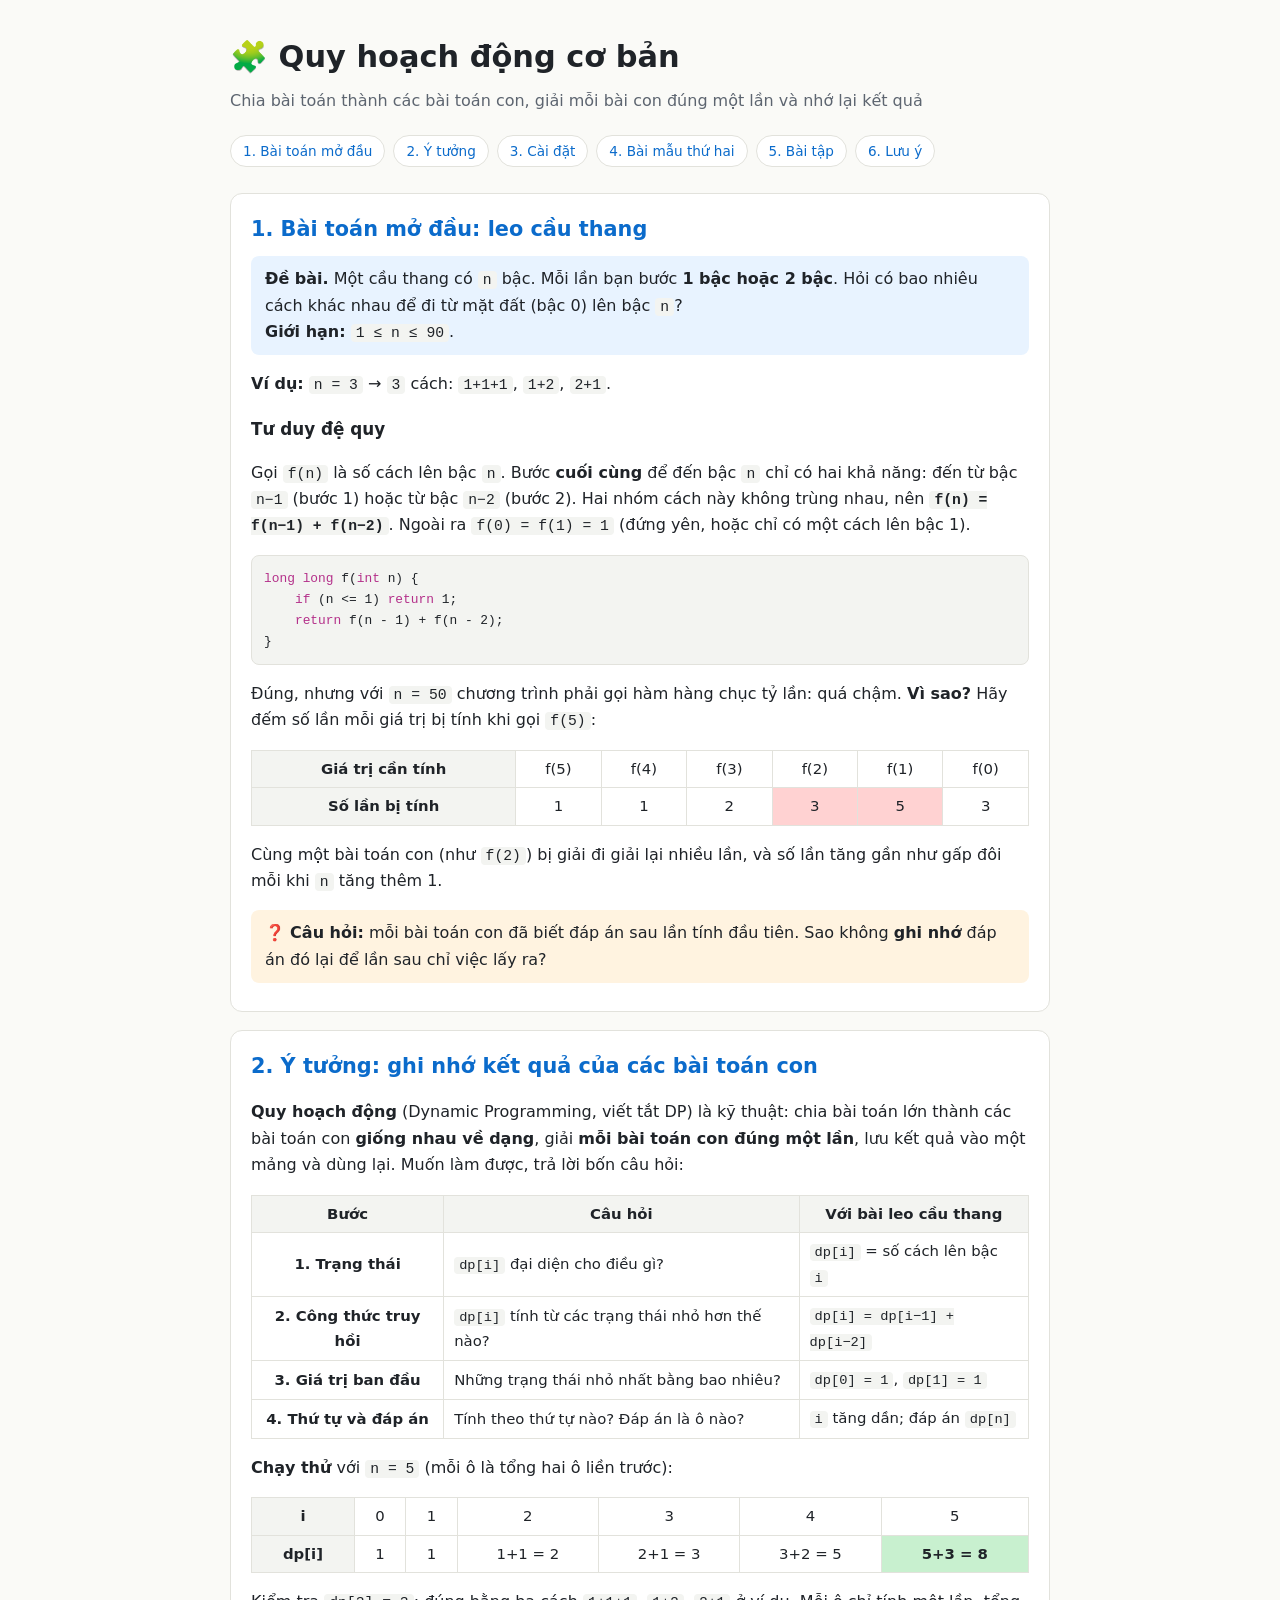
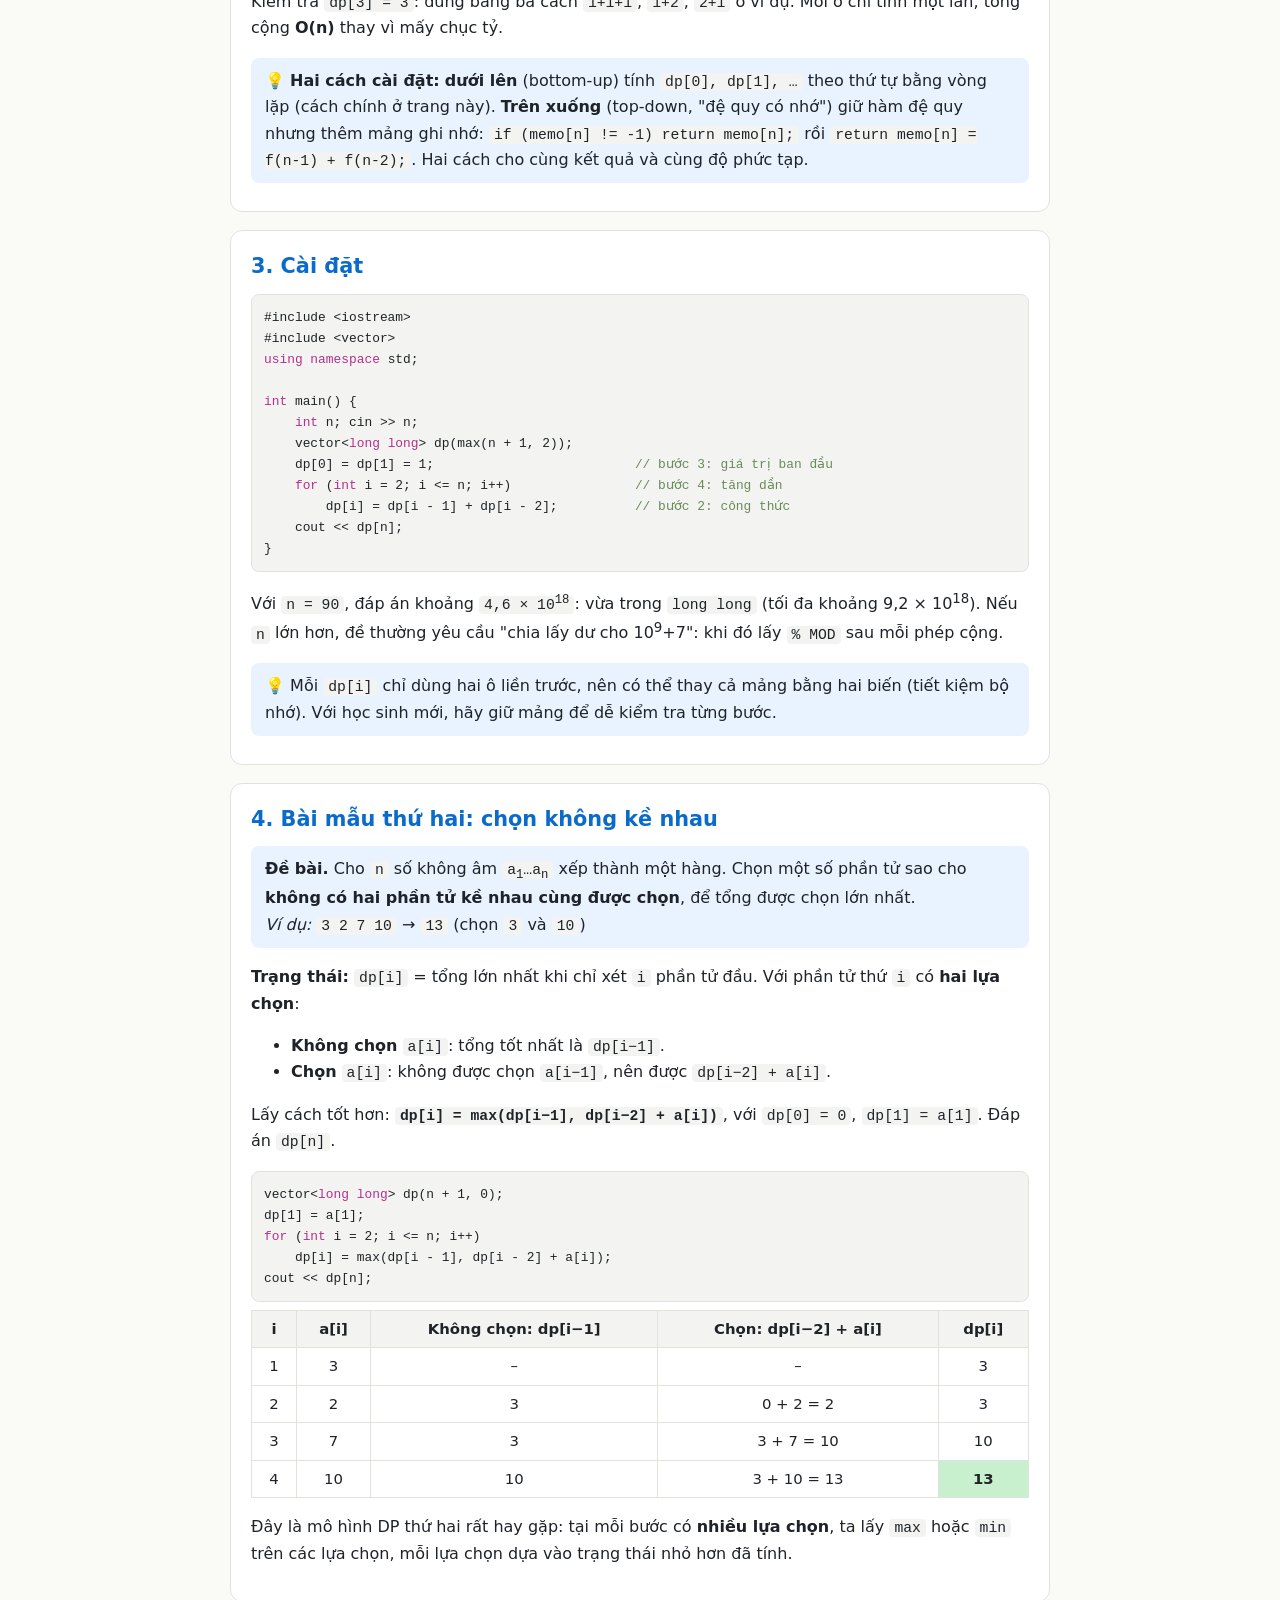
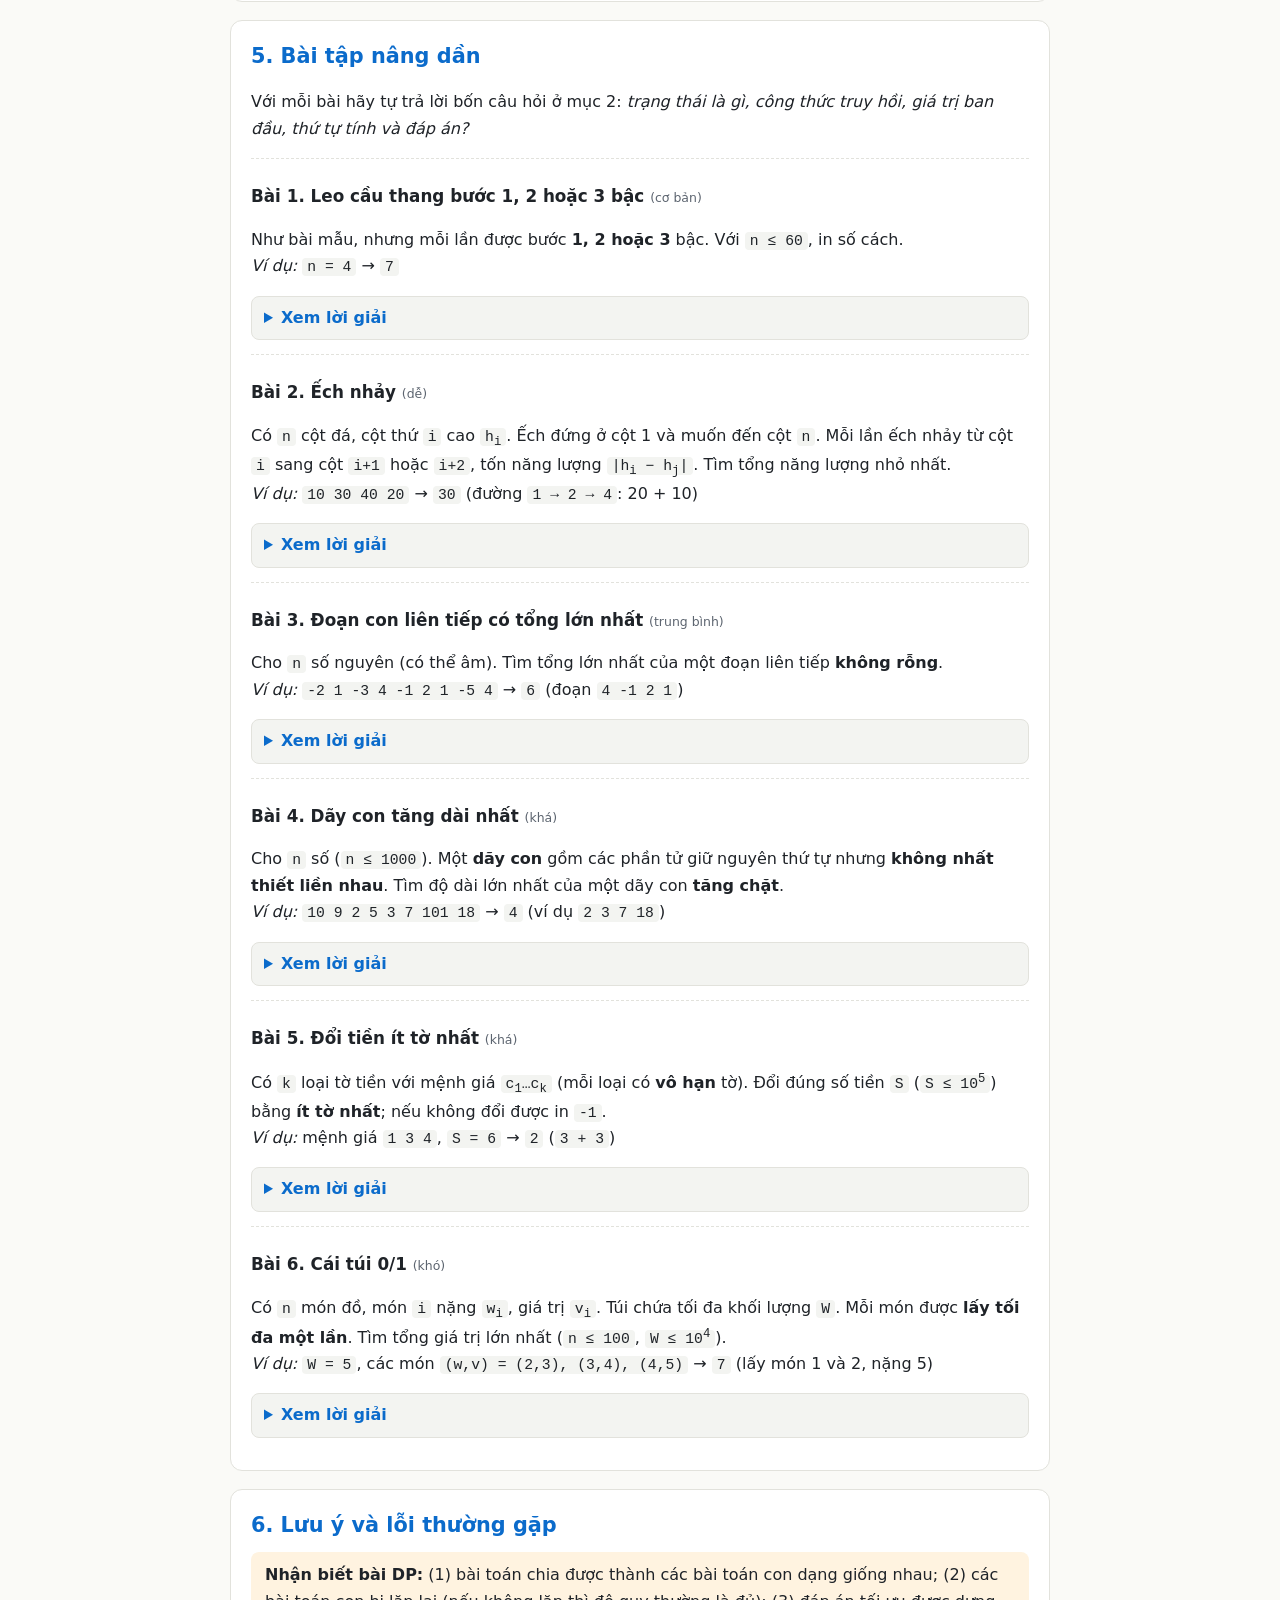
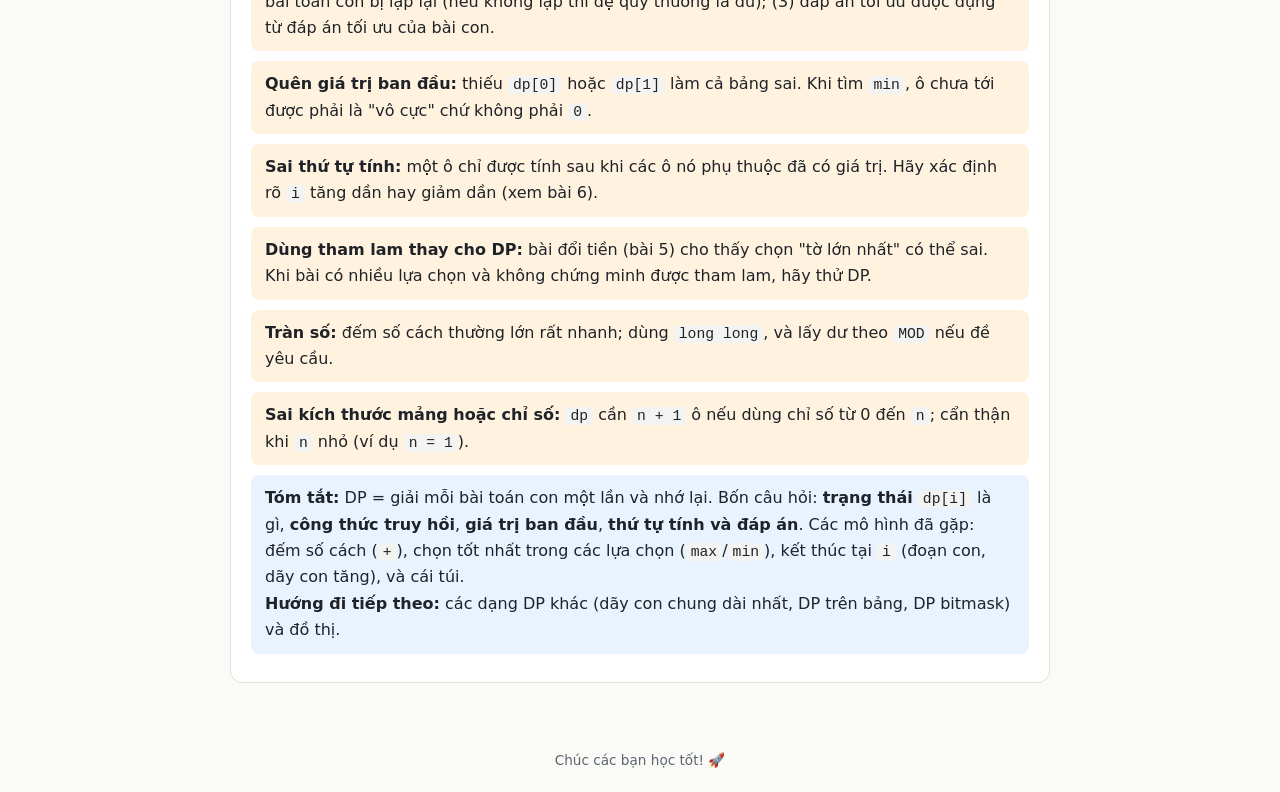
<file: QuyHoachDong.html>
<!DOCTYPE html>
<html lang="vi">
<head>
<meta charset="utf-8">
<meta name="viewport" content="width=device-width, initial-scale=1, viewport-fit=cover">
<title>Quy hoạch động cơ bản trong C++</title>
<style>
:root{--bg:#fafaf7;--fg:#1f2328;--mut:#5d6570;--card:#fff;--bd:#e2e2dc;--ac:#0b6bcb;--code:#f3f4f1;--tip:#e8f3ff;--warn:#fff3e0;--hl:#ffe9a8;--in:#c8f0cf;--out:#ffd2d2;
box-sizing:border-box;padding-top:env(safe-area-inset-top,0px);padding-bottom:env(safe-area-inset-bottom,0px)}
@media (prefers-color-scheme:dark){:root:not([data-theme="light"]){--bg:#15171a;--fg:#e6e8ea;--mut:#9aa3ad;--card:#1d2024;--bd:#30353b;--ac:#6cb2ff;--code:#101214;--tip:#17283a;--warn:#33291a;--hl:#5a4a14;--in:#1d4a2a;--out:#5a2323;color-scheme:dark}}
:root[data-theme="dark"]{--bg:#15171a;--fg:#e6e8ea;--mut:#9aa3ad;--card:#1d2024;--bd:#30353b;--ac:#6cb2ff;--code:#101214;--tip:#17283a;--warn:#33291a;--hl:#5a4a14;--in:#1d4a2a;--out:#5a2323;color-scheme:dark}
html{scroll-padding-top:env(safe-area-inset-top,0px);scroll-behavior:smooth}
body{margin:0;background:var(--bg);color:var(--fg);font:16px/1.65 system-ui,-apple-system,"Segoe UI",Roboto,sans-serif}
header{padding:32px 20px 20px;max-width:820px;margin:auto}
h1{margin:0 0 6px;font-size:1.9rem}
header p{margin:0;color:var(--mut)}
nav{max-width:820px;margin:0 auto;padding:0 20px 8px;display:flex;flex-wrap:wrap;gap:8px}
nav a{font-size:.85rem;padding:4px 12px;border:1px solid var(--bd);border-radius:99px;color:var(--ac);text-decoration:none;background:var(--card)}
main{max-width:820px;margin:auto;padding:0 20px 48px}
section{background:var(--card);border:1px solid var(--bd);border-radius:12px;padding:18px 20px;margin:18px 0}
h2{margin:0 0 10px;font-size:1.3rem;color:var(--ac)}
h3{margin:18px 0 6px;font-size:1.05rem}
pre{background:var(--code);border:1px solid var(--bd);border-radius:8px;padding:12px;overflow-x:auto;font:14px/1.5 ui-monospace,Consolas,Menlo,monospace;margin:8px 0}
code{font-family:ui-monospace,Consolas,Menlo,monospace;background:var(--code);padding:1px 5px;border-radius:4px;font-size:.92em}
pre code{background:none;padding:0}
.k{color:#b4308a}.c{color:#6a8a5a}
.box{border-radius:8px;padding:10px 14px;margin:10px 0;background:var(--tip)}
.box.w{background:var(--warn)}
.tbl{overflow-x:auto}
table{border-collapse:collapse;width:100%;font-size:.93rem;text-align:center}
th,td{border:1px solid var(--bd);padding:6px 10px}
th{background:var(--code)}
td.h{background:var(--hl);font-weight:600}
td.i{background:var(--in);font-weight:600}
td.o{background:var(--out)}
td.l{text-align:left}
.bt{border-top:1px dashed var(--bd);padding-top:6px}
details{margin:8px 0 14px;border:1px solid var(--bd);border-radius:8px;background:var(--code)}
summary{cursor:pointer;padding:8px 12px;font-weight:600;color:var(--ac)}
details[open]>summary{border-bottom:1px solid var(--bd)}
.sol{padding:4px 12px 8px}
.sol pre{background:var(--card)}
.lv{font-size:.78rem;color:var(--mut);font-weight:400}
footer{text-align:center;color:var(--mut);font-size:.85rem;padding-bottom:30px}
</style>
</head>
<body>
<header>
<h1>🧩 Quy hoạch động cơ bản</h1>
<p>Chia bài toán thành các bài toán con, giải mỗi bài con đúng một lần và nhớ lại kết quả</p>
</header>
<nav>
<a href="#bt">1. Bài toán mở đầu</a><a href="#y">2. Ý tưởng</a><a href="#code">3. Cài đặt</a><a href="#m2">4. Bài mẫu thứ hai</a><a href="#bai-tap">5. Bài tập</a><a href="#luu">6. Lưu ý</a>
</nav>
<main>

<section id="bt">
<h2>1. Bài toán mở đầu: leo cầu thang</h2>
<div class="box"><b>Đề bài.</b> Một cầu thang có <code>n</code> bậc. Mỗi lần bạn bước <b>1 bậc hoặc 2 bậc</b>. Hỏi có bao nhiêu cách khác nhau để đi từ mặt đất (bậc 0) lên bậc <code>n</code>?<br><b>Giới hạn:</b> <code>1 ≤ n ≤ 90</code>.</div>
<p><b>Ví dụ:</b> <code>n = 3</code> → <code>3</code> cách: <code>1+1+1</code>, <code>1+2</code>, <code>2+1</code>.</p>
<h3>Tư duy đệ quy</h3>
<p>Gọi <code>f(n)</code> là số cách lên bậc <code>n</code>. Bước <b>cuối cùng</b> để đến bậc <code>n</code> chỉ có hai khả năng: đến từ bậc <code>n−1</code> (bước 1) hoặc từ bậc <code>n−2</code> (bước 2). Hai nhóm cách này không trùng nhau, nên <b><code>f(n) = f(n−1) + f(n−2)</code></b>. Ngoài ra <code>f(0) = f(1) = 1</code> (đứng yên, hoặc chỉ có một cách lên bậc 1).</p>
<pre><code><span class="k">long long</span> f(<span class="k">int</span> n) {
    <span class="k">if</span> (n &lt;= 1) <span class="k">return</span> 1;
    <span class="k">return</span> f(n - 1) + f(n - 2);
}</code></pre>
<p>Đúng, nhưng với <code>n = 50</code> chương trình phải gọi hàm hàng chục tỷ lần: quá chậm. <b>Vì sao?</b> Hãy đếm số lần mỗi giá trị bị tính khi gọi <code>f(5)</code>:</p>
<div class="tbl"><table>
<tr><th>Giá trị cần tính</th><td>f(5)</td><td>f(4)</td><td>f(3)</td><td>f(2)</td><td>f(1)</td><td>f(0)</td></tr>
<tr><th>Số lần bị tính</th><td>1</td><td>1</td><td>2</td><td class="o">3</td><td class="o">5</td><td>3</td></tr>
</table></div>
<p>Cùng một bài toán con (như <code>f(2)</code>) bị giải đi giải lại nhiều lần, và số lần tăng gần như gấp đôi mỗi khi <code>n</code> tăng thêm 1.</p>
<div class="box w">❓ <b>Câu hỏi:</b> mỗi bài toán con đã biết đáp án sau lần tính đầu tiên. Sao không <b>ghi nhớ</b> đáp án đó lại để lần sau chỉ việc lấy ra?</div>
</section>

<section id="y">
<h2>2. Ý tưởng: ghi nhớ kết quả của các bài toán con</h2>
<p><b>Quy hoạch động</b> (Dynamic Programming, viết tắt DP) là kỹ thuật: chia bài toán lớn thành các bài toán con <b>giống nhau về dạng</b>, giải <b>mỗi bài toán con đúng một lần</b>, lưu kết quả vào một mảng và dùng lại. Muốn làm được, trả lời bốn câu hỏi:</p>
<div class="tbl"><table>
<tr><th>Bước</th><th>Câu hỏi</th><th>Với bài leo cầu thang</th></tr>
<tr><td><b>1. Trạng thái</b></td><td class="l"><code>dp[i]</code> đại diện cho điều gì?</td><td class="l"><code>dp[i]</code> = số cách lên bậc <code>i</code></td></tr>
<tr><td><b>2. Công thức truy hồi</b></td><td class="l"><code>dp[i]</code> tính từ các trạng thái nhỏ hơn thế nào?</td><td class="l"><code>dp[i] = dp[i−1] + dp[i−2]</code></td></tr>
<tr><td><b>3. Giá trị ban đầu</b></td><td class="l">Những trạng thái nhỏ nhất bằng bao nhiêu?</td><td class="l"><code>dp[0] = 1</code>, <code>dp[1] = 1</code></td></tr>
<tr><td><b>4. Thứ tự và đáp án</b></td><td class="l">Tính theo thứ tự nào? Đáp án là ô nào?</td><td class="l"><code>i</code> tăng dần; đáp án <code>dp[n]</code></td></tr>
</table></div>
<p><b>Chạy thử</b> với <code>n = 5</code> (mỗi ô là tổng hai ô liền trước):</p>
<div class="tbl"><table>
<tr><th>i</th><td>0</td><td>1</td><td>2</td><td>3</td><td>4</td><td>5</td></tr>
<tr><th>dp[i]</th><td>1</td><td>1</td><td>1+1 = 2</td><td>2+1 = 3</td><td>3+2 = 5</td><td class="i">5+3 = 8</td></tr>
</table></div>
<p>Kiểm tra <code>dp[3] = 3</code>: đúng bằng ba cách <code>1+1+1</code>, <code>1+2</code>, <code>2+1</code> ở ví dụ. Mỗi ô chỉ tính một lần, tổng cộng <b>O(n)</b> thay vì mấy chục tỷ.</p>
<div class="box">💡 <b>Hai cách cài đặt:</b> <b>dưới lên</b> (bottom-up) tính <code>dp[0], dp[1], …</code> theo thứ tự bằng vòng lặp (cách chính ở trang này). <b>Trên xuống</b> (top-down, "đệ quy có nhớ") giữ hàm đệ quy nhưng thêm mảng ghi nhớ: <code>if (memo[n] != -1) return memo[n];</code> rồi <code>return memo[n] = f(n-1) + f(n-2);</code>. Hai cách cho cùng kết quả và cùng độ phức tạp.</div>
</section>

<section id="code">
<h2>3. Cài đặt</h2>
<pre><code>#include &lt;iostream&gt;
#include &lt;vector&gt;
<span class="k">using namespace</span> std;

<span class="k">int</span> main() {
    <span class="k">int</span> n; cin &gt;&gt; n;
    vector&lt;<span class="k">long long</span>&gt; dp(max(n + 1, 2));
    dp[0] = dp[1] = 1;                          <span class="c">// bước 3: giá trị ban đầu</span>
    <span class="k">for</span> (<span class="k">int</span> i = 2; i &lt;= n; i++)                <span class="c">// bước 4: tăng dần</span>
        dp[i] = dp[i - 1] + dp[i - 2];          <span class="c">// bước 2: công thức</span>
    cout &lt;&lt; dp[n];
}</code></pre>
<p>Với <code>n = 90</code>, đáp án khoảng <code>4,6 × 10<sup>18</sup></code>: vừa trong <code>long long</code> (tối đa khoảng 9,2 × 10<sup>18</sup>). Nếu <code>n</code> lớn hơn, đề thường yêu cầu "chia lấy dư cho 10<sup>9</sup>+7": khi đó lấy <code>% MOD</code> sau mỗi phép cộng.</p>
<div class="box">💡 Mỗi <code>dp[i]</code> chỉ dùng hai ô liền trước, nên có thể thay cả mảng bằng hai biến (tiết kiệm bộ nhớ). Với học sinh mới, hãy giữ mảng để dễ kiểm tra từng bước.</div>
</section>

<section id="m2">
<h2>4. Bài mẫu thứ hai: chọn không kề nhau</h2>
<div class="box"><b>Đề bài.</b> Cho <code>n</code> số không âm <code>a<sub>1</sub>…a<sub>n</sub></code> xếp thành một hàng. Chọn một số phần tử sao cho <b>không có hai phần tử kề nhau cùng được chọn</b>, để tổng được chọn lớn nhất.<br><i>Ví dụ:</i> <code>3 2 7 10</code> → <code>13</code> (chọn <code>3</code> và <code>10</code>)</div>
<p><b>Trạng thái:</b> <code>dp[i]</code> = tổng lớn nhất khi chỉ xét <code>i</code> phần tử đầu. Với phần tử thứ <code>i</code> có <b>hai lựa chọn</b>:</p>
<ul>
<li><b>Không chọn</b> <code>a[i]</code>: tổng tốt nhất là <code>dp[i−1]</code>.</li>
<li><b>Chọn</b> <code>a[i]</code>: không được chọn <code>a[i−1]</code>, nên được <code>dp[i−2] + a[i]</code>.</li>
</ul>
<p>Lấy cách tốt hơn: <b><code>dp[i] = max(dp[i−1], dp[i−2] + a[i])</code></b>, với <code>dp[0] = 0</code>, <code>dp[1] = a[1]</code>. Đáp án <code>dp[n]</code>.</p>
<pre><code>vector&lt;<span class="k">long long</span>&gt; dp(n + 1, 0);
dp[1] = a[1];
<span class="k">for</span> (<span class="k">int</span> i = 2; i &lt;= n; i++)
    dp[i] = max(dp[i - 1], dp[i - 2] + a[i]);
cout &lt;&lt; dp[n];</code></pre>
<div class="tbl"><table>
<tr><th>i</th><th>a[i]</th><th>Không chọn: dp[i−1]</th><th>Chọn: dp[i−2] + a[i]</th><th>dp[i]</th></tr>
<tr><td>1</td><td>3</td><td>–</td><td>–</td><td>3</td></tr>
<tr><td>2</td><td>2</td><td>3</td><td>0 + 2 = 2</td><td>3</td></tr>
<tr><td>3</td><td>7</td><td>3</td><td>3 + 7 = 10</td><td>10</td></tr>
<tr><td>4</td><td>10</td><td>10</td><td>3 + 10 = 13</td><td class="i">13</td></tr>
</table></div>
<p>Đây là mô hình DP thứ hai rất hay gặp: tại mỗi bước có <b>nhiều lựa chọn</b>, ta lấy <code>max</code> hoặc <code>min</code> trên các lựa chọn, mỗi lựa chọn dựa vào trạng thái nhỏ hơn đã tính.</p>
</section>

<section id="bai-tap">
<h2>5. Bài tập nâng dần</h2>
<p>Với mỗi bài hãy tự trả lời bốn câu hỏi ở mục 2: <i>trạng thái là gì, công thức truy hồi, giá trị ban đầu, thứ tự tính và đáp án?</i></p>

<div class="bt"><h3>Bài 1. Leo cầu thang bước 1, 2 hoặc 3 bậc <span class="lv">(cơ bản)</span></h3>
<p>Như bài mẫu, nhưng mỗi lần được bước <b>1, 2 hoặc 3</b> bậc. Với <code>n ≤ 60</code>, in số cách.<br><i>Ví dụ:</i> <code>n = 4</code> → <code>7</code></p>
<details><summary>Xem lời giải</summary><div class="sol">
<p><b>Hướng dẫn:</b> bước cuối có ba khả năng (từ <code>i−1</code>, <code>i−2</code> hoặc <code>i−3</code>), nên <code>dp[i] = dp[i−1] + dp[i−2] + dp[i−3]</code>. Khởi tạo <code>dp[0] = 1</code>, <code>dp[1] = 1</code>, <code>dp[2] = 2</code>; với <code>i ≥ 3</code> áp dụng công thức.</p>
<pre><code>vector&lt;<span class="k">long long</span>&gt; dp(max(n + 1, 3));
dp[0] = 1; dp[1] = 1; dp[2] = 2;
<span class="k">for</span> (<span class="k">int</span> i = 3; i &lt;= n; i++) dp[i] = dp[i - 1] + dp[i - 2] + dp[i - 3];
cout &lt;&lt; dp[n];</code></pre>
<p><i>Kiểm tra:</i> <code>dp = 1, 1, 2, 4, 7</code> nên <code>dp[4] = 4 + 2 + 1 = 7</code> ✔</p></div></details></div>

<div class="bt"><h3>Bài 2. Ếch nhảy <span class="lv">(dễ)</span></h3>
<p>Có <code>n</code> cột đá, cột thứ <code>i</code> cao <code>h<sub>i</sub></code>. Ếch đứng ở cột 1 và muốn đến cột <code>n</code>. Mỗi lần ếch nhảy từ cột <code>i</code> sang cột <code>i+1</code> hoặc <code>i+2</code>, tốn năng lượng <code>|h<sub>i</sub> − h<sub>j</sub>|</code>. Tìm tổng năng lượng nhỏ nhất.<br><i>Ví dụ:</i> <code>10 30 40 20</code> → <code>30</code> (đường <code>1 → 2 → 4</code>: 20 + 10)</p>
<details><summary>Xem lời giải</summary><div class="sol">
<p><b>Hướng dẫn:</b> <code>dp[i]</code> = năng lượng nhỏ nhất để đến cột <code>i</code>. Cột <code>i</code> đến từ cột <code>i−1</code> hoặc <code>i−2</code>; lấy cách rẻ hơn: <code>dp[i] = min(dp[i−1] + |h[i]−h[i−1]|, dp[i−2] + |h[i]−h[i−2]|)</code>. Khởi tạo <code>dp[1] = 0</code>, <code>dp[2] = |h[2]−h[1]|</code>.</p>
<pre><code>vector&lt;<span class="k">long long</span>&gt; dp(n + 1, 0);
<span class="k">if</span> (n &gt;= 2) dp[2] = llabs(h[2] - h[1]);
<span class="k">for</span> (<span class="k">int</span> i = 3; i &lt;= n; i++)
    dp[i] = min(dp[i - 1] + llabs(h[i] - h[i - 1]),
                dp[i - 2] + llabs(h[i] - h[i - 2]));
cout &lt;&lt; dp[n];</code></pre>
<p><i>Chạy thử:</i> <code>dp[2]=20</code>; <code>dp[3]=min(20+10, 0+30)=30</code>; <code>dp[4]=min(30+20, 20+10)=30</code> ✔</p></div></details></div>

<div class="bt"><h3>Bài 3. Đoạn con liên tiếp có tổng lớn nhất <span class="lv">(trung bình)</span></h3>
<p>Cho <code>n</code> số nguyên (có thể âm). Tìm tổng lớn nhất của một đoạn liên tiếp <b>không rỗng</b>.<br><i>Ví dụ:</i> <code>-2 1 -3 4 -1 2 1 -5 4</code> → <code>6</code> (đoạn <code>4 -1 2 1</code>)</p>
<details><summary>Xem lời giải</summary><div class="sol">
<p><b>Hướng dẫn:</b> bài này bạn đã giải bằng mảng cộng dồn. Nhìn bằng DP: <code>dp[i]</code> = tổng lớn nhất của đoạn <b>kết thúc đúng tại <code>i</code></b>. Đoạn đó hoặc chỉ gồm <code>a[i]</code>, hoặc nối thêm vào đoạn tốt nhất kết thúc tại <code>i−1</code>: <code>dp[i] = max(a[i], dp[i−1] + a[i])</code>. Đáp án là <code>max</code> của mọi <code>dp[i]</code> (đoạn tốt nhất kết thúc ở đâu đó).</p>
<pre><code><span class="k">long long</span> cur = a[0], best = a[0];
<span class="k">for</span> (<span class="k">int</span> i = 1; i &lt; n; i++) {
    cur = max(a[i], cur + a[i]);     <span class="c">// cur chính là dp[i]</span>
    best = max(best, cur);
}
cout &lt;&lt; best;</code></pre>
<p>Chỉ cần một biến <code>cur</code> thay cho cả mảng vì <code>dp[i]</code> chỉ dùng <code>dp[i−1]</code>. Đây chính là thuật toán Kadane đã nhắc ở chuyên đề Mảng cộng dồn.</p></div></details></div>

<div class="bt"><h3>Bài 4. Dãy con tăng dài nhất <span class="lv">(khá)</span></h3>
<p>Cho <code>n</code> số (<code>n ≤ 1000</code>). Một <b>dãy con</b> gồm các phần tử giữ nguyên thứ tự nhưng <b>không nhất thiết liền nhau</b>. Tìm độ dài lớn nhất của một dãy con <b>tăng chặt</b>.<br><i>Ví dụ:</i> <code>10 9 2 5 3 7 101 18</code> → <code>4</code> (ví dụ <code>2 3 7 18</code>)</p>
<details><summary>Xem lời giải</summary><div class="sol">
<p><b>Hướng dẫn:</b> <code>dp[i]</code> = độ dài dãy con tăng dài nhất <b>kết thúc đúng tại <code>a[i]</code></b>. Phần tử đứng ngay trước <code>a[i]</code> trong dãy con là một <code>a[j]</code> nào đó với <code>j &lt; i</code> và <code>a[j] &lt; a[i]</code>; thử mọi <code>j</code> như vậy và lấy tốt nhất: <code>dp[i] = 1 + max dp[j]</code> (hoặc <code>1</code> nếu không có <code>j</code>). Đáp án là <code>max</code> của mọi <code>dp[i]</code>.</p>
<pre><code>vector&lt;<span class="k">int</span>&gt; dp(n, 1);
<span class="k">int</span> ans = 0;
<span class="k">for</span> (<span class="k">int</span> i = 0; i &lt; n; i++) {
    <span class="k">for</span> (<span class="k">int</span> j = 0; j &lt; i; j++)
        <span class="k">if</span> (a[j] &lt; a[i]) dp[i] = max(dp[i], dp[j] + 1);
    ans = max(ans, dp[i]);
}
cout &lt;&lt; ans;</code></pre>
<p><i>Chạy thử:</i> <code>dp = 1, 1, 1, 2, 2, 3, 4, 4</code> → đáp án <b>4</b> ✔ Độ phức tạp <code>O(n²)</code> (có cách <code>O(n log n)</code> dùng nhị phân, để dành cho chuyên đề nâng cao).</p></div></details></div>

<div class="bt"><h3>Bài 5. Đổi tiền ít tờ nhất <span class="lv">(khá)</span></h3>
<p>Có <code>k</code> loại tờ tiền với mệnh giá <code>c<sub>1</sub>…c<sub>k</sub></code> (mỗi loại có <b>vô hạn</b> tờ). Đổi đúng số tiền <code>S</code> (<code>S ≤ 10<sup>5</sup></code>) bằng <b>ít tờ nhất</b>; nếu không đổi được in <code>-1</code>.<br><i>Ví dụ:</i> mệnh giá <code>1 3 4</code>, <code>S = 6</code> → <code>2</code> (<code>3 + 3</code>)</p>
<details><summary>Xem lời giải</summary><div class="sol">
<p><b>Hướng dẫn:</b> <code>dp[s]</code> = số tờ ít nhất để đổi đúng <code>s</code>. Tờ cuối cùng dùng có mệnh giá <code>c</code> nào đó (<code>c ≤ s</code>), phần còn lại <code>s − c</code> được đổi tối ưu bởi <code>dp[s−c]</code>; thử mọi <code>c</code> và lấy nhỏ nhất: <code>dp[s] = min(dp[s−c] + 1)</code>. Khởi tạo <code>dp[0] = 0</code> và các ô còn lại là "vô cực" (chưa đổi được).</p>
<pre><code><span class="k">const int</span> INF = 1000000000;
vector&lt;<span class="k">int</span>&gt; dp(S + 1, INF);
dp[0] = 0;
<span class="k">for</span> (<span class="k">int</span> s = 1; s &lt;= S; s++)
    <span class="k">for</span> (<span class="k">int</span> c : coins)
        <span class="k">if</span> (c &lt;= s &amp;&amp; dp[s - c] != INF)
            dp[s] = min(dp[s], dp[s - c] + 1);
cout &lt;&lt; (dp[S] == INF ? -1 : dp[S]);</code></pre>
<p><i>Chạy thử</i> mệnh giá <code>1 3 4</code>: <code>dp = 0, 1, 2, 1, 1, 2, 2</code> nên <code>dp[6] = 2</code> ✔. Lưu ý: cách tham lam (luôn lấy tờ lớn nhất) cho <code>4 + 1 + 1</code> = 3 tờ, <b>không tối ưu</b>. Đây là ví dụ cho thấy khi tham lam sai thì DP giải quyết được. Độ phức tạp <code>O(S · k)</code>.</p></div></details></div>

<div class="bt"><h3>Bài 6. Cái túi 0/1 <span class="lv">(khó)</span></h3>
<p>Có <code>n</code> món đồ, món <code>i</code> nặng <code>w<sub>i</sub></code>, giá trị <code>v<sub>i</sub></code>. Túi chứa tối đa khối lượng <code>W</code>. Mỗi món được <b>lấy tối đa một lần</b>. Tìm tổng giá trị lớn nhất (<code>n ≤ 100</code>, <code>W ≤ 10<sup>4</sup></code>).<br><i>Ví dụ:</i> <code>W = 5</code>, các món <code>(w,v) = (2,3), (3,4), (4,5)</code> → <code>7</code> (lấy món 1 và 2, nặng 5)</p>
<details><summary>Xem lời giải</summary><div class="sol">
<p><b>Hướng dẫn:</b> <code>dp[j]</code> = tổng giá trị lớn nhất khi túi có sức chứa <code>j</code>. Xét lần lượt từng món. Với món có <code>(w, v)</code>: nếu lấy món này, ta được <code>dp[j − w] + v</code>, nếu không thì giữ <code>dp[j]</code>; chọn <code>max</code>.</p>
<p><b>Điểm mấu chốt:</b> với mỗi món, duyệt <code>j</code> <b>từ lớn xuống nhỏ</b> (<code>W</code> về <code>w</code>). Khi đó <code>dp[j − w]</code> vẫn là giá trị <i>trước</i> khi thêm món này, nên mỗi món chỉ được tính một lần. Duyệt từ nhỏ lên lớn sẽ cho phép lấy cùng một món nhiều lần (thành bài toán khác).</p>
<pre><code>vector&lt;<span class="k">int</span>&gt; dp(W + 1, 0);
<span class="k">for</span> (<span class="k">int</span> i = 0; i &lt; n; i++)
    <span class="k">for</span> (<span class="k">int</span> j = W; j &gt;= w[i]; j--)          <span class="c">// từ lớn xuống nhỏ!</span>
        dp[j] = max(dp[j], dp[j - w[i]] + v[i]);
cout &lt;&lt; dp[W];</code></pre>
<p><i>Chạy thử</i> (<code>dp[0..5]</code>): ban đầu <code>0 0 0 0 0 0</code> → sau món <code>(2,3)</code>: <code>0 0 3 3 3 3</code> → sau món <code>(3,4)</code>: <code>0 0 3 4 4 7</code> → sau món <code>(4,5)</code>: <code>0 0 3 4 5 7</code>. Đáp án <code>dp[5] = 7</code> ✔ Độ phức tạp <code>O(n · W)</code>.</p></div></details></div>
</section>

<section id="luu">
<h2>6. Lưu ý và lỗi thường gặp</h2>
<div class="box w"><b>Nhận biết bài DP:</b> (1) bài toán chia được thành các bài toán con dạng giống nhau; (2) các bài toán con bị lặp lại (nếu không lặp thì đệ quy thường là đủ); (3) đáp án tối ưu được dựng từ đáp án tối ưu của bài con.</div>
<div class="box w"><b>Quên giá trị ban đầu:</b> thiếu <code>dp[0]</code> hoặc <code>dp[1]</code> làm cả bảng sai. Khi tìm <code>min</code>, ô chưa tới được phải là "vô cực" chứ không phải <code>0</code>.</div>
<div class="box w"><b>Sai thứ tự tính:</b> một ô chỉ được tính sau khi các ô nó phụ thuộc đã có giá trị. Hãy xác định rõ <code>i</code> tăng dần hay giảm dần (xem bài 6).</div>
<div class="box w"><b>Dùng tham lam thay cho DP:</b> bài đổi tiền (bài 5) cho thấy chọn "tờ lớn nhất" có thể sai. Khi bài có nhiều lựa chọn và không chứng minh được tham lam, hãy thử DP.</div>
<div class="box w"><b>Tràn số:</b> đếm số cách thường lớn rất nhanh; dùng <code>long long</code>, và lấy dư theo <code>MOD</code> nếu đề yêu cầu.</div>
<div class="box w"><b>Sai kích thước mảng hoặc chỉ số:</b> <code>dp</code> cần <code>n + 1</code> ô nếu dùng chỉ số từ 0 đến <code>n</code>; cẩn thận khi <code>n</code> nhỏ (ví dụ <code>n = 1</code>).</div>
<div class="box"><b>Tóm tắt:</b> DP = giải mỗi bài toán con một lần và nhớ lại. Bốn câu hỏi: <b>trạng thái</b> <code>dp[i]</code> là gì, <b>công thức truy hồi</b>, <b>giá trị ban đầu</b>, <b>thứ tự tính và đáp án</b>. Các mô hình đã gặp: đếm số cách (<code>+</code>), chọn tốt nhất trong các lựa chọn (<code>max</code>/<code>min</code>), kết thúc tại <code>i</code> (đoạn con, dãy con tăng), và cái túi.<br><b>Hướng đi tiếp theo:</b> các dạng DP khác (dãy con chung dài nhất, DP trên bảng, DP bitmask) và đồ thị.</div>
</section>

</main>
<footer>Chúc các bạn học tốt! 🚀</footer>
</body>
</html>
</file>
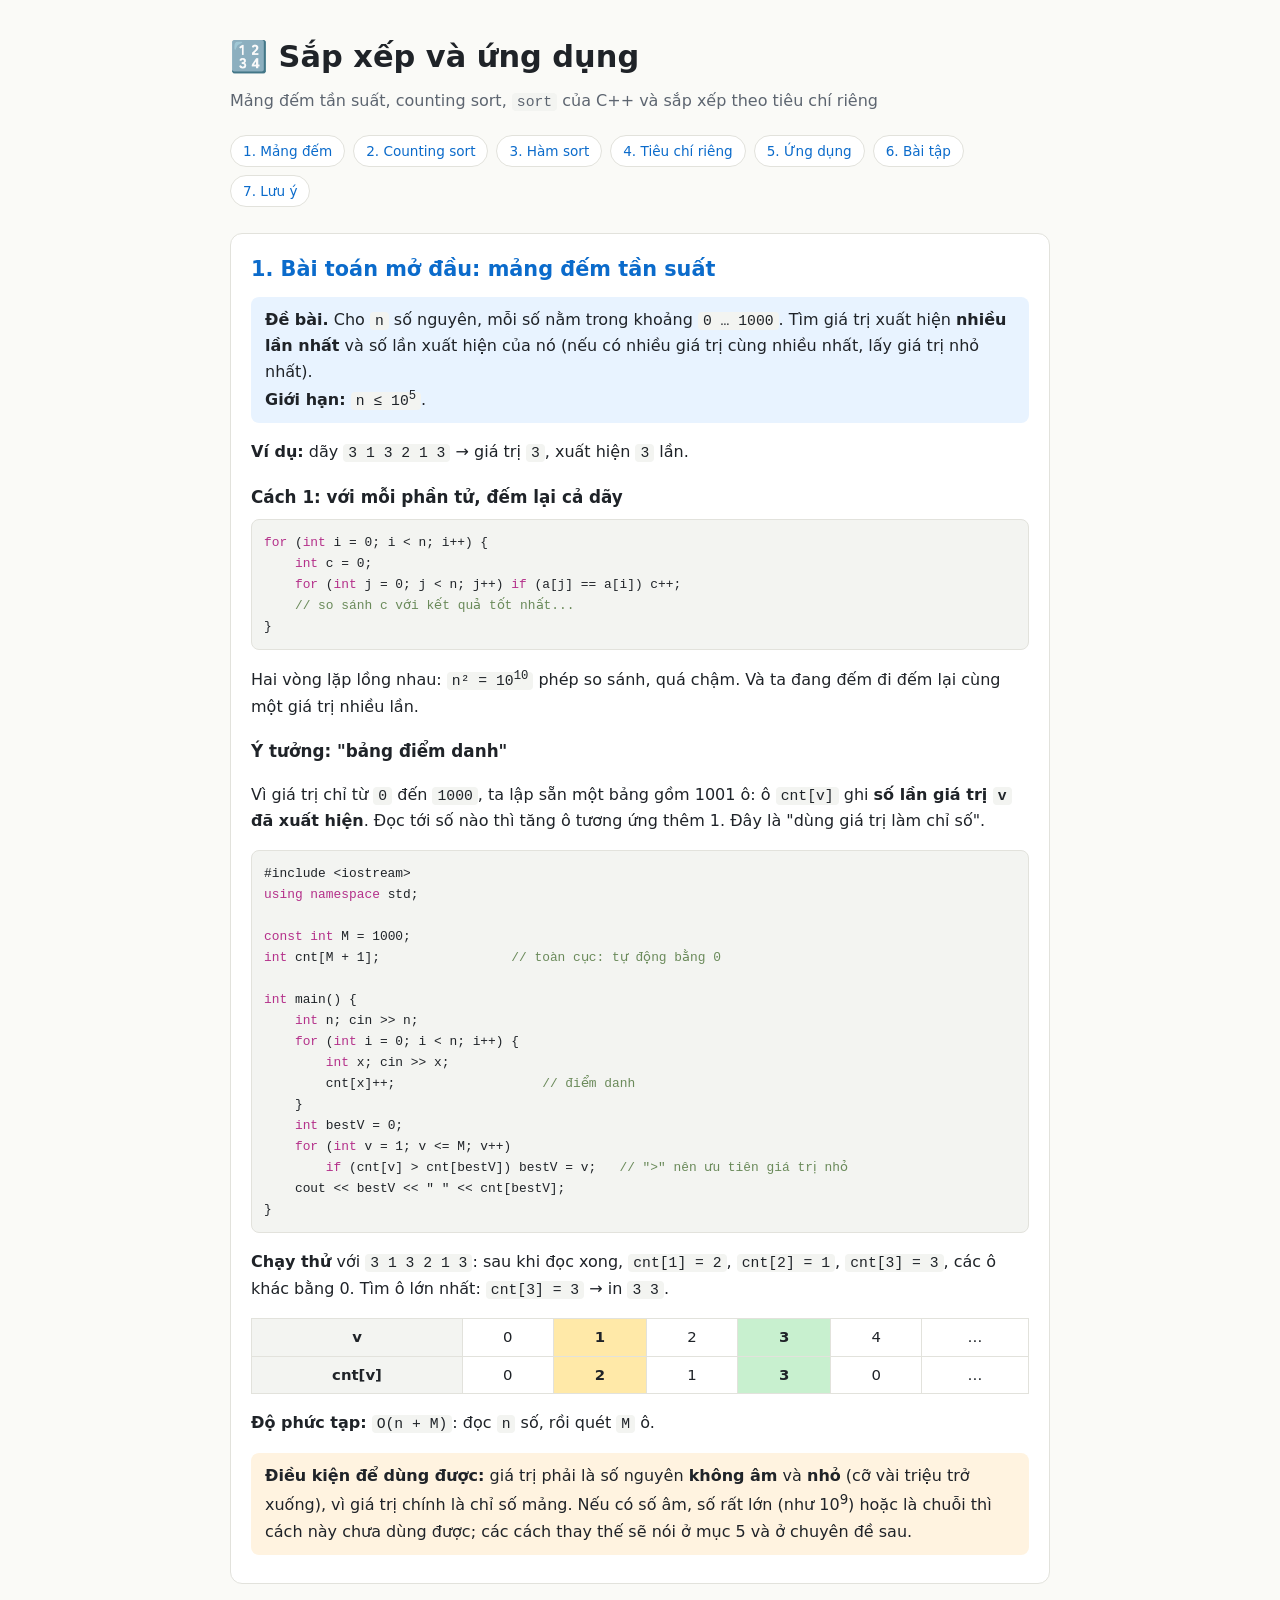
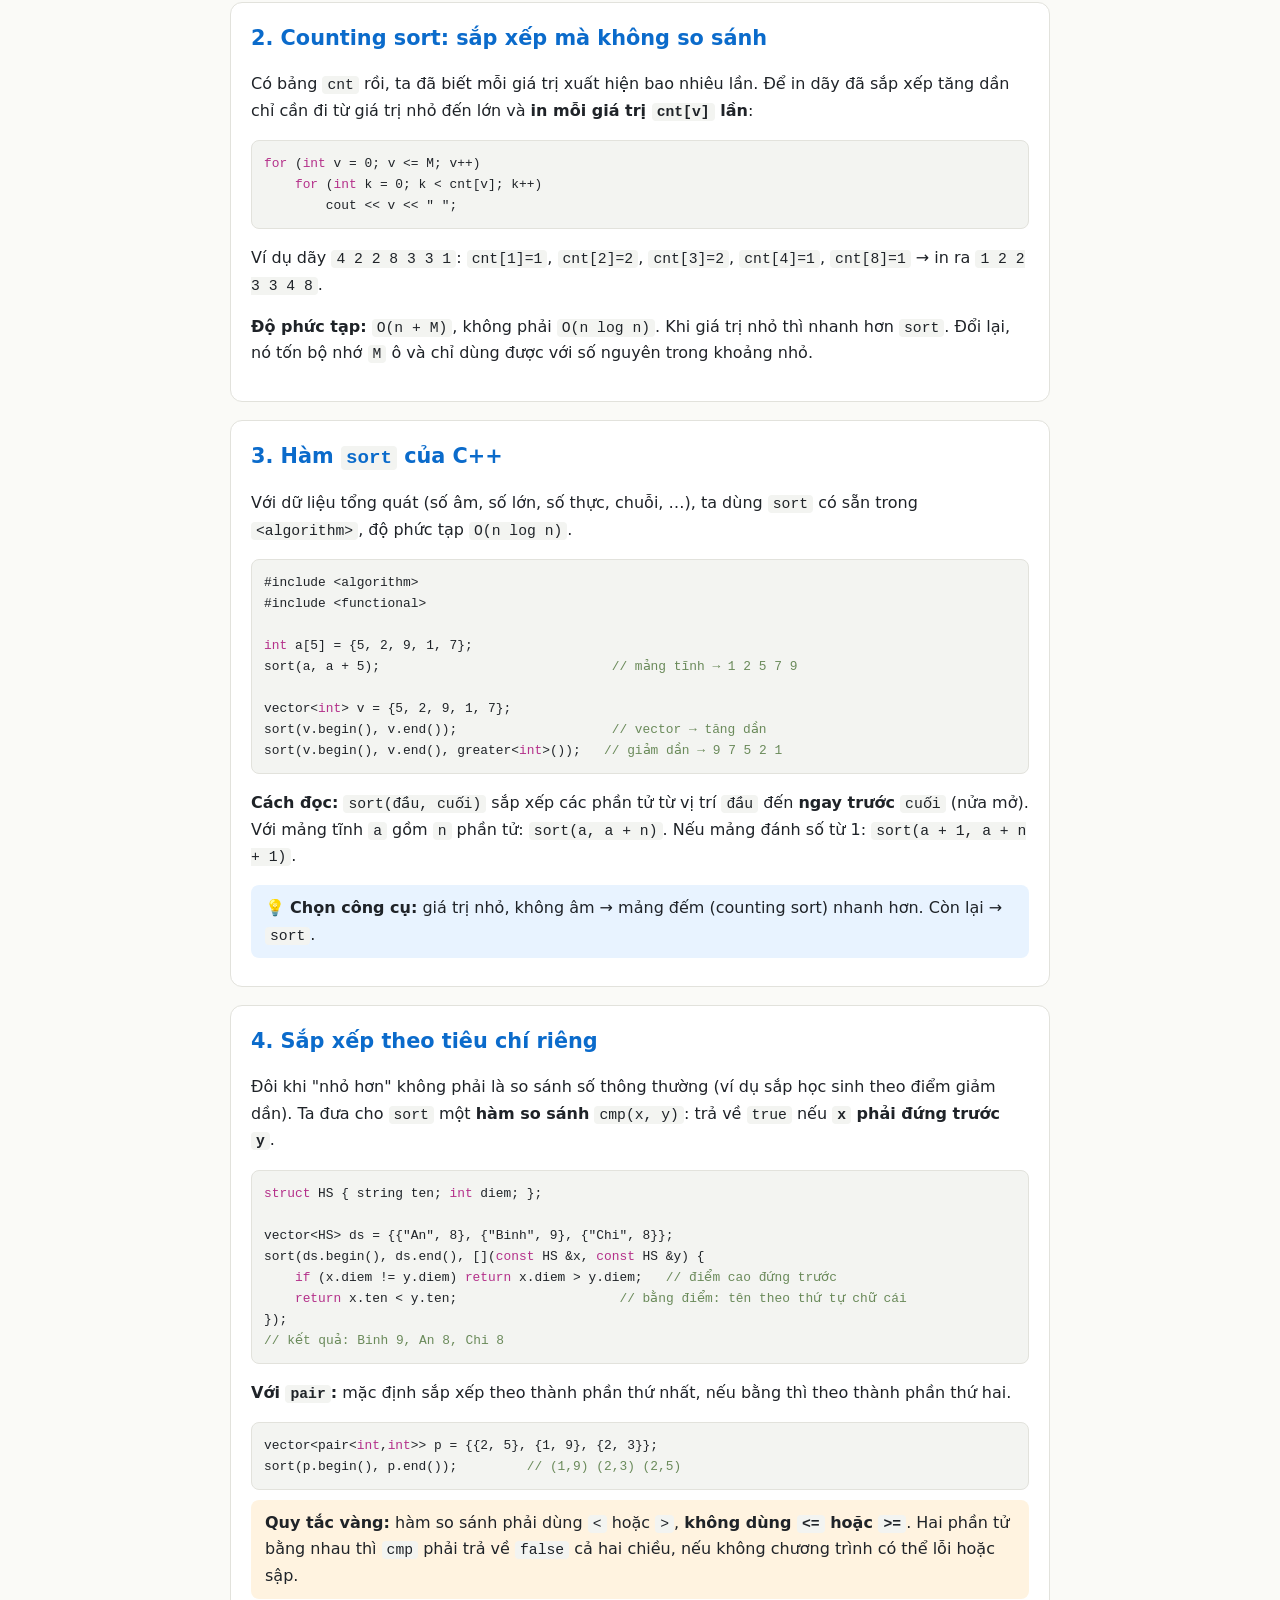
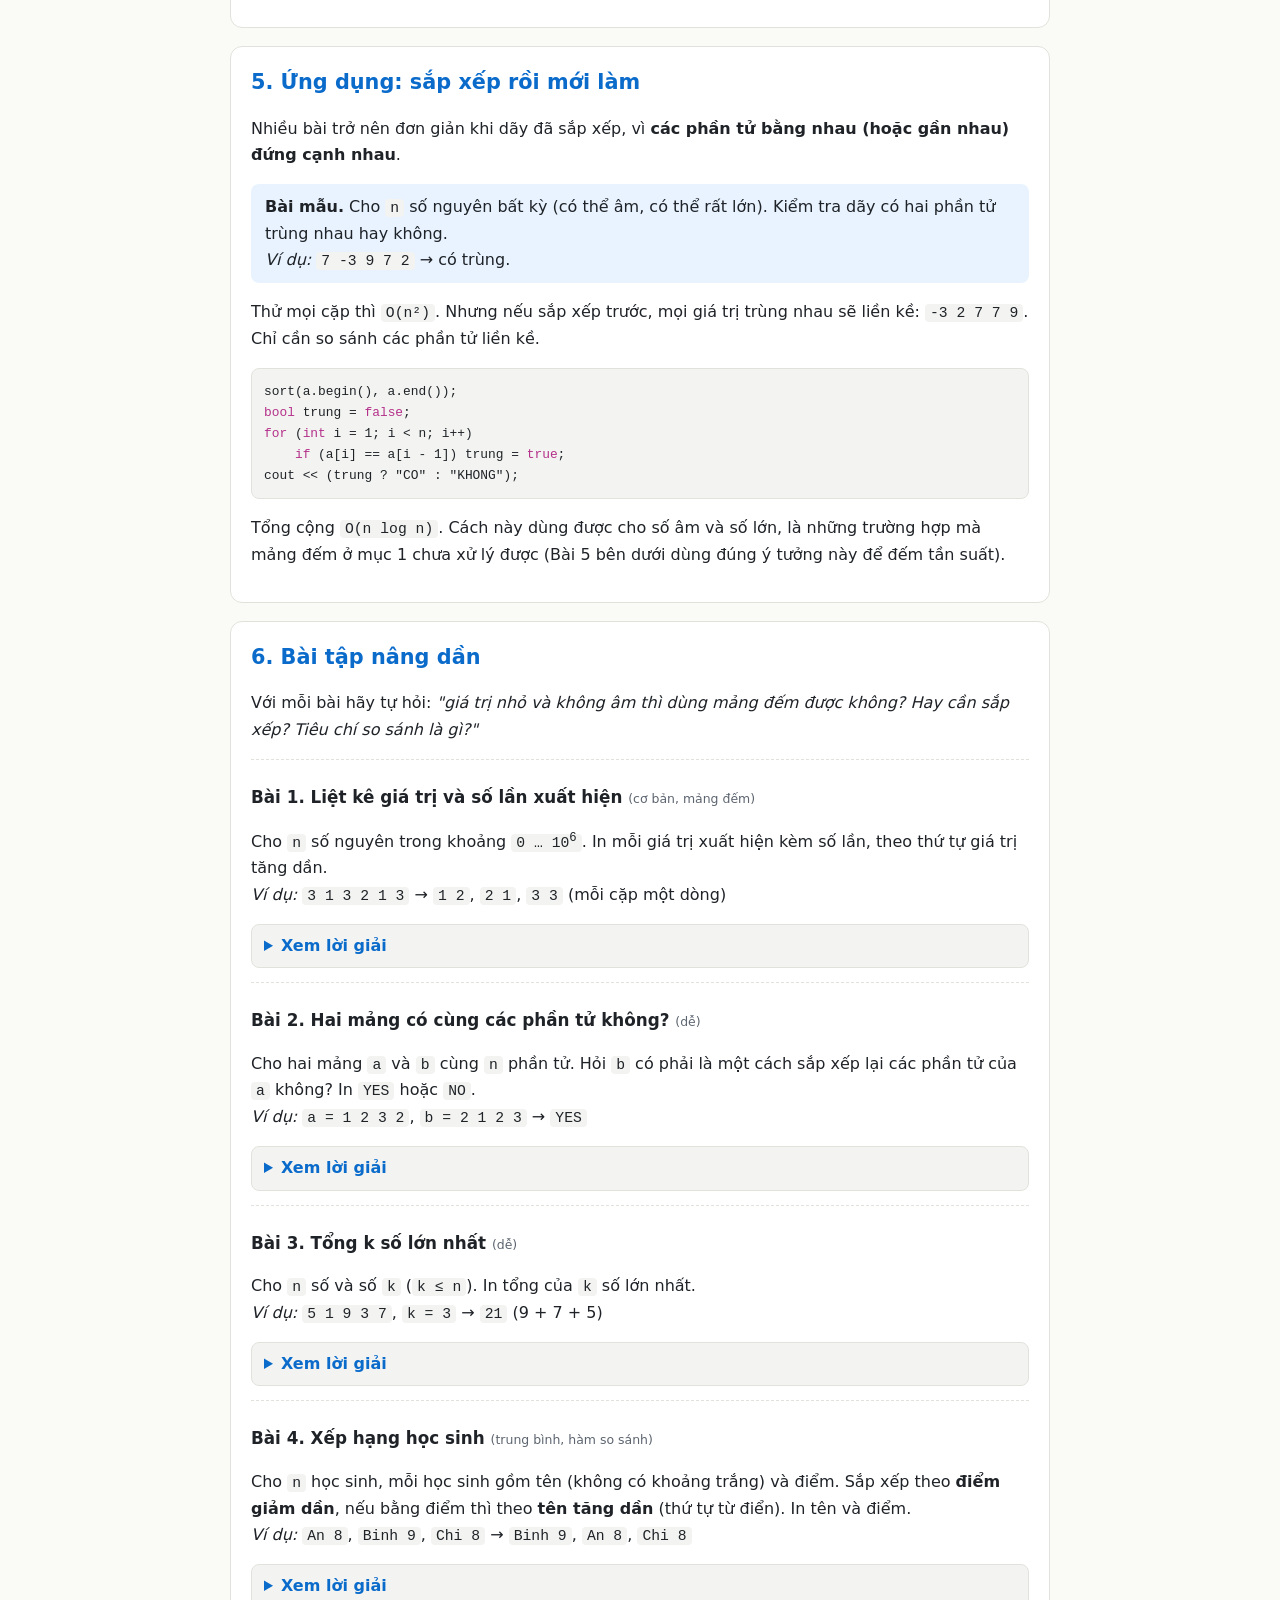
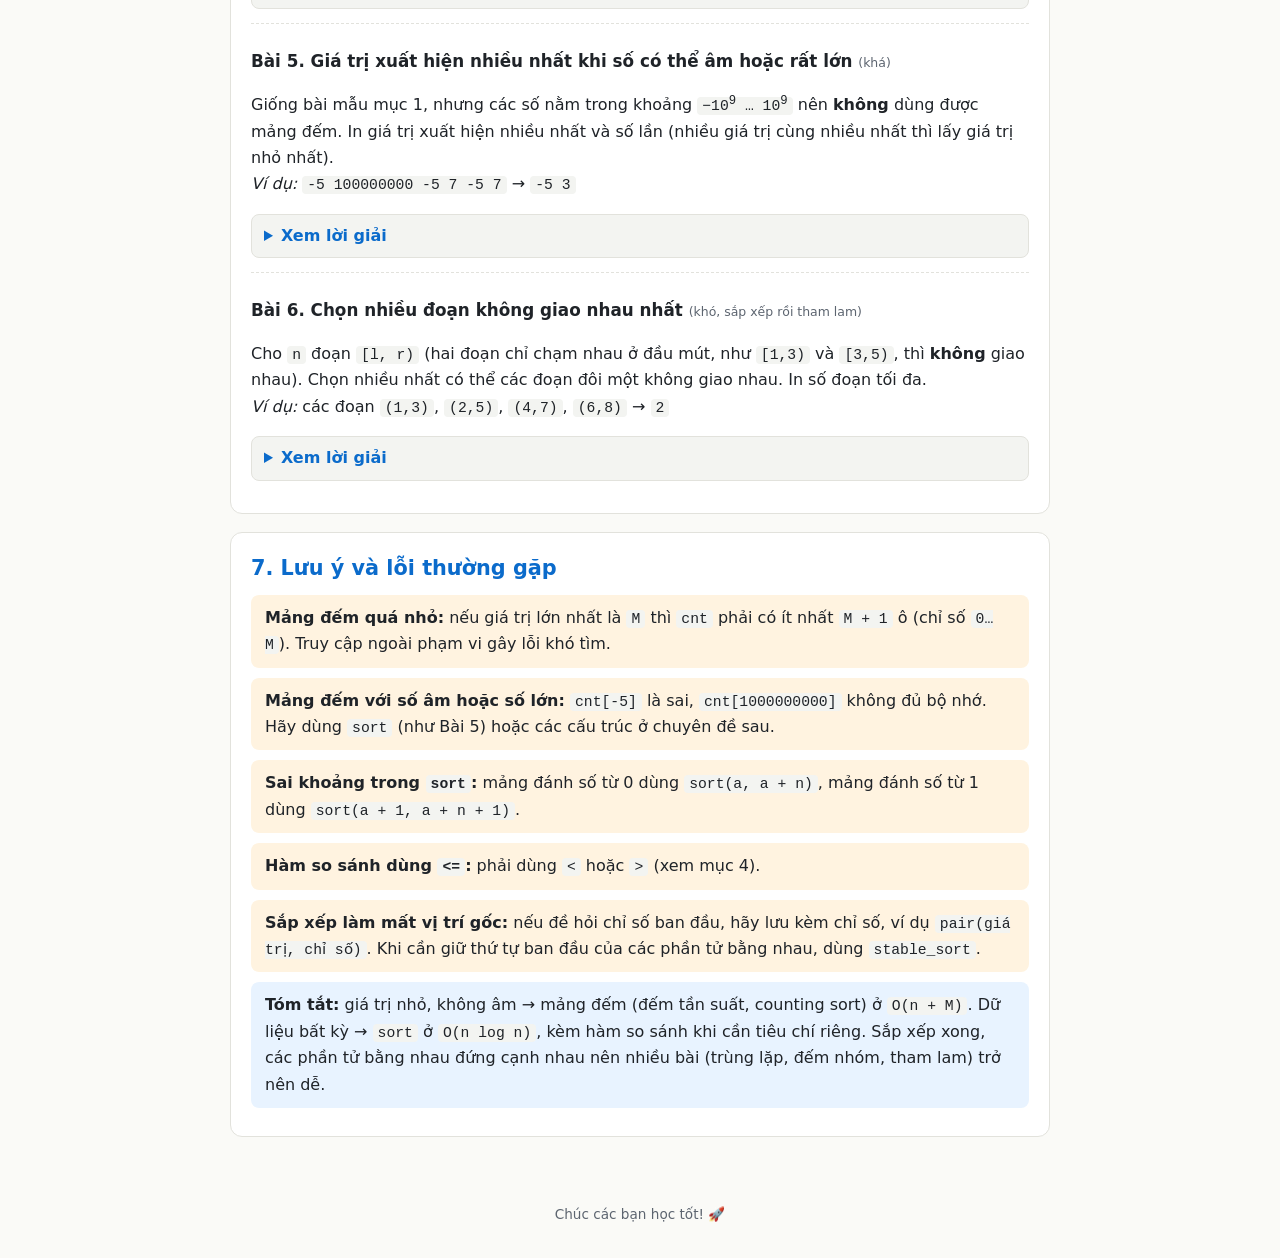
<file: SapXepVaUngDung.html>
<!DOCTYPE html>
<html lang="vi">
<head>
<meta charset="utf-8">
<meta name="viewport" content="width=device-width, initial-scale=1, viewport-fit=cover">
<title>Sắp xếp và ứng dụng trong C++</title>
<style>
:root{--bg:#fafaf7;--fg:#1f2328;--mut:#5d6570;--card:#fff;--bd:#e2e2dc;--ac:#0b6bcb;--code:#f3f4f1;--tip:#e8f3ff;--warn:#fff3e0;--hl:#ffe9a8;--in:#c8f0cf;
box-sizing:border-box;padding-top:env(safe-area-inset-top,0px);padding-bottom:env(safe-area-inset-bottom,0px)}
@media (prefers-color-scheme:dark){:root:not([data-theme="light"]){--bg:#15171a;--fg:#e6e8ea;--mut:#9aa3ad;--card:#1d2024;--bd:#30353b;--ac:#6cb2ff;--code:#101214;--tip:#17283a;--warn:#33291a;--hl:#5a4a14;--in:#1d4a2a;color-scheme:dark}}
:root[data-theme="dark"]{--bg:#15171a;--fg:#e6e8ea;--mut:#9aa3ad;--card:#1d2024;--bd:#30353b;--ac:#6cb2ff;--code:#101214;--tip:#17283a;--warn:#33291a;--hl:#5a4a14;--in:#1d4a2a;color-scheme:dark}
html{scroll-padding-top:env(safe-area-inset-top,0px);scroll-behavior:smooth}
body{margin:0;background:var(--bg);color:var(--fg);font:16px/1.65 system-ui,-apple-system,"Segoe UI",Roboto,sans-serif}
header{padding:32px 20px 20px;max-width:820px;margin:auto}
h1{margin:0 0 6px;font-size:1.9rem}
header p{margin:0;color:var(--mut)}
nav{max-width:820px;margin:0 auto;padding:0 20px 8px;display:flex;flex-wrap:wrap;gap:8px}
nav a{font-size:.85rem;padding:4px 12px;border:1px solid var(--bd);border-radius:99px;color:var(--ac);text-decoration:none;background:var(--card)}
main{max-width:820px;margin:auto;padding:0 20px 48px}
section{background:var(--card);border:1px solid var(--bd);border-radius:12px;padding:18px 20px;margin:18px 0}
h2{margin:0 0 10px;font-size:1.3rem;color:var(--ac)}
h3{margin:18px 0 6px;font-size:1.05rem}
pre{background:var(--code);border:1px solid var(--bd);border-radius:8px;padding:12px;overflow-x:auto;font:14px/1.5 ui-monospace,Consolas,Menlo,monospace;margin:8px 0}
code{font-family:ui-monospace,Consolas,Menlo,monospace;background:var(--code);padding:1px 5px;border-radius:4px;font-size:.92em}
pre code{background:none;padding:0}
.k{color:#b4308a}.c{color:#6a8a5a}
.box{border-radius:8px;padding:10px 14px;margin:10px 0;background:var(--tip)}
.box.w{background:var(--warn)}
.tbl{overflow-x:auto}
table{border-collapse:collapse;width:100%;font-size:.93rem;text-align:center}
th,td{border:1px solid var(--bd);padding:6px 10px}
th{background:var(--code)}
td.h{background:var(--hl);font-weight:600}
td.i{background:var(--in);font-weight:600}
.bt{border-top:1px dashed var(--bd);padding-top:6px}
details{margin:8px 0 14px;border:1px solid var(--bd);border-radius:8px;background:var(--code)}
summary{cursor:pointer;padding:8px 12px;font-weight:600;color:var(--ac)}
details[open]>summary{border-bottom:1px solid var(--bd)}
.sol{padding:4px 12px 8px}
.sol pre{background:var(--card)}
.lv{font-size:.78rem;color:var(--mut);font-weight:400}
footer{text-align:center;color:var(--mut);font-size:.85rem;padding-bottom:30px}
</style>
</head>
<body>
<header>
<h1>🔢 Sắp xếp và ứng dụng</h1>
<p>Mảng đếm tần suất, counting sort, <code>sort</code> của C++ và sắp xếp theo tiêu chí riêng</p>
</header>
<nav>
<a href="#dem">1. Mảng đếm</a><a href="#cs">2. Counting sort</a><a href="#sort">3. Hàm sort</a><a href="#cmp">4. Tiêu chí riêng</a><a href="#ud">5. Ứng dụng</a><a href="#bai-tap">6. Bài tập</a><a href="#luu">7. Lưu ý</a>
</nav>
<main>

<section id="dem">
<h2>1. Bài toán mở đầu: mảng đếm tần suất</h2>
<div class="box"><b>Đề bài.</b> Cho <code>n</code> số nguyên, mỗi số nằm trong khoảng <code>0 … 1000</code>. Tìm giá trị xuất hiện <b>nhiều lần nhất</b> và số lần xuất hiện của nó (nếu có nhiều giá trị cùng nhiều nhất, lấy giá trị nhỏ nhất).<br><b>Giới hạn:</b> <code>n ≤ 10<sup>5</sup></code>.</div>
<p><b>Ví dụ:</b> dãy <code>3 1 3 2 1 3</code> → giá trị <code>3</code>, xuất hiện <code>3</code> lần.</p>

<h3>Cách 1: với mỗi phần tử, đếm lại cả dãy</h3>
<pre><code><span class="k">for</span> (<span class="k">int</span> i = 0; i &lt; n; i++) {
    <span class="k">int</span> c = 0;
    <span class="k">for</span> (<span class="k">int</span> j = 0; j &lt; n; j++) <span class="k">if</span> (a[j] == a[i]) c++;
    <span class="c">// so sánh c với kết quả tốt nhất...</span>
}</code></pre>
<p>Hai vòng lặp lồng nhau: <code>n² = 10<sup>10</sup></code> phép so sánh, quá chậm. Và ta đang đếm đi đếm lại cùng một giá trị nhiều lần.</p>

<h3>Ý tưởng: "bảng điểm danh"</h3>
<p>Vì giá trị chỉ từ <code>0</code> đến <code>1000</code>, ta lập sẵn một bảng gồm 1001 ô: ô <code>cnt[v]</code> ghi <b>số lần giá trị <code>v</code> đã xuất hiện</b>. Đọc tới số nào thì tăng ô tương ứng thêm 1. Đây là "dùng giá trị làm chỉ số".</p>
<pre><code>#include &lt;iostream&gt;
<span class="k">using namespace</span> std;

<span class="k">const int</span> M = 1000;
<span class="k">int</span> cnt[M + 1];                 <span class="c">// toàn cục: tự động bằng 0</span>

<span class="k">int</span> main() {
    <span class="k">int</span> n; cin &gt;&gt; n;
    <span class="k">for</span> (<span class="k">int</span> i = 0; i &lt; n; i++) {
        <span class="k">int</span> x; cin &gt;&gt; x;
        cnt[x]++;                   <span class="c">// điểm danh</span>
    }
    <span class="k">int</span> bestV = 0;
    <span class="k">for</span> (<span class="k">int</span> v = 1; v &lt;= M; v++)
        <span class="k">if</span> (cnt[v] &gt; cnt[bestV]) bestV = v;   <span class="c">// ">" nên ưu tiên giá trị nhỏ</span>
    cout &lt;&lt; bestV &lt;&lt; " " &lt;&lt; cnt[bestV];
}</code></pre>
<p><b>Chạy thử</b> với <code>3 1 3 2 1 3</code>: sau khi đọc xong, <code>cnt[1] = 2</code>, <code>cnt[2] = 1</code>, <code>cnt[3] = 3</code>, các ô khác bằng 0. Tìm ô lớn nhất: <code>cnt[3] = 3</code> → in <code>3 3</code>.</p>
<div class="tbl"><table>
<tr><th>v</th><td>0</td><td class="h">1</td><td>2</td><td class="i">3</td><td>4</td><td>…</td></tr>
<tr><th>cnt[v]</th><td>0</td><td class="h">2</td><td>1</td><td class="i">3</td><td>0</td><td>…</td></tr>
</table></div>
<p><b>Độ phức tạp:</b> <code>O(n + M)</code>: đọc <code>n</code> số, rồi quét <code>M</code> ô.</p>
<div class="box w"><b>Điều kiện để dùng được:</b> giá trị phải là số nguyên <b>không âm</b> và <b>nhỏ</b> (cỡ vài triệu trở xuống), vì giá trị chính là chỉ số mảng. Nếu có số âm, số rất lớn (như 10<sup>9</sup>) hoặc là chuỗi thì cách này chưa dùng được; các cách thay thế sẽ nói ở mục 5 và ở chuyên đề sau.</div>
</section>

<section id="cs">
<h2>2. Counting sort: sắp xếp mà không so sánh</h2>
<p>Có bảng <code>cnt</code> rồi, ta đã biết mỗi giá trị xuất hiện bao nhiêu lần. Để in dãy đã sắp xếp tăng dần chỉ cần đi từ giá trị nhỏ đến lớn và <b>in mỗi giá trị <code>cnt[v]</code> lần</b>:</p>
<pre><code><span class="k">for</span> (<span class="k">int</span> v = 0; v &lt;= M; v++)
    <span class="k">for</span> (<span class="k">int</span> k = 0; k &lt; cnt[v]; k++)
        cout &lt;&lt; v &lt;&lt; " ";</code></pre>
<p>Ví dụ dãy <code>4 2 2 8 3 3 1</code>: <code>cnt[1]=1</code>, <code>cnt[2]=2</code>, <code>cnt[3]=2</code>, <code>cnt[4]=1</code>, <code>cnt[8]=1</code> → in ra <code>1 2 2 3 3 4 8</code>.</p>
<p><b>Độ phức tạp:</b> <code>O(n + M)</code>, không phải <code>O(n log n)</code>. Khi giá trị nhỏ thì nhanh hơn <code>sort</code>. Đổi lại, nó tốn bộ nhớ <code>M</code> ô và chỉ dùng được với số nguyên trong khoảng nhỏ.</p>
</section>

<section id="sort">
<h2>3. Hàm <code>sort</code> của C++</h2>
<p>Với dữ liệu tổng quát (số âm, số lớn, số thực, chuỗi, …), ta dùng <code>sort</code> có sẵn trong <code>&lt;algorithm&gt;</code>, độ phức tạp <code>O(n log n)</code>.</p>
<pre><code>#include &lt;algorithm&gt;
#include &lt;functional&gt;

<span class="k">int</span> a[5] = {5, 2, 9, 1, 7};
sort(a, a + 5);                              <span class="c">// mảng tĩnh → 1 2 5 7 9</span>

vector&lt;<span class="k">int</span>&gt; v = {5, 2, 9, 1, 7};
sort(v.begin(), v.end());                    <span class="c">// vector → tăng dần</span>
sort(v.begin(), v.end(), greater&lt;<span class="k">int</span>&gt;());   <span class="c">// giảm dần → 9 7 5 2 1</span></code></pre>
<p><b>Cách đọc:</b> <code>sort(đầu, cuối)</code> sắp xếp các phần tử từ vị trí <code>đầu</code> đến <b>ngay trước</b> <code>cuối</code> (nửa mở). Với mảng tĩnh <code>a</code> gồm <code>n</code> phần tử: <code>sort(a, a + n)</code>. Nếu mảng đánh số từ 1: <code>sort(a + 1, a + n + 1)</code>.</p>
<div class="box">💡 <b>Chọn công cụ:</b> giá trị nhỏ, không âm → mảng đếm (counting sort) nhanh hơn. Còn lại → <code>sort</code>.</div>
</section>

<section id="cmp">
<h2>4. Sắp xếp theo tiêu chí riêng</h2>
<p>Đôi khi "nhỏ hơn" không phải là so sánh số thông thường (ví dụ sắp học sinh theo điểm giảm dần). Ta đưa cho <code>sort</code> một <b>hàm so sánh</b> <code>cmp(x, y)</code>: trả về <code>true</code> nếu <b><code>x</code> phải đứng trước <code>y</code></b>.</p>
<pre><code><span class="k">struct</span> HS { string ten; <span class="k">int</span> diem; };

vector&lt;HS&gt; ds = {{"An", 8}, {"Binh", 9}, {"Chi", 8}};
sort(ds.begin(), ds.end(), [](<span class="k">const</span> HS &amp;x, <span class="k">const</span> HS &amp;y) {
    <span class="k">if</span> (x.diem != y.diem) <span class="k">return</span> x.diem &gt; y.diem;   <span class="c">// điểm cao đứng trước</span>
    <span class="k">return</span> x.ten &lt; y.ten;                     <span class="c">// bằng điểm: tên theo thứ tự chữ cái</span>
});
<span class="c">// kết quả: Binh 9, An 8, Chi 8</span></code></pre>
<p><b>Với <code>pair</code>:</b> mặc định sắp xếp theo thành phần thứ nhất, nếu bằng thì theo thành phần thứ hai.</p>
<pre><code>vector&lt;pair&lt;<span class="k">int</span>,<span class="k">int</span>&gt;&gt; p = {{2, 5}, {1, 9}, {2, 3}};
sort(p.begin(), p.end());         <span class="c">// (1,9) (2,3) (2,5)</span></code></pre>
<div class="box w"><b>Quy tắc vàng:</b> hàm so sánh phải dùng <code>&lt;</code> hoặc <code>&gt;</code>, <b>không dùng <code>&lt;=</code> hoặc <code>&gt;=</code></b>. Hai phần tử bằng nhau thì <code>cmp</code> phải trả về <code>false</code> cả hai chiều, nếu không chương trình có thể lỗi hoặc sập.</div>
</section>

<section id="ud">
<h2>5. Ứng dụng: sắp xếp rồi mới làm</h2>
<p>Nhiều bài trở nên đơn giản khi dãy đã sắp xếp, vì <b>các phần tử bằng nhau (hoặc gần nhau) đứng cạnh nhau</b>.</p>
<div class="box"><b>Bài mẫu.</b> Cho <code>n</code> số nguyên bất kỳ (có thể âm, có thể rất lớn). Kiểm tra dãy có hai phần tử trùng nhau hay không.<br><i>Ví dụ:</i> <code>7 -3 9 7 2</code> → có trùng.</div>
<p>Thử mọi cặp thì <code>O(n²)</code>. Nhưng nếu sắp xếp trước, mọi giá trị trùng nhau sẽ liền kề: <code>-3 2 7 7 9</code>. Chỉ cần so sánh các phần tử liền kề.</p>
<pre><code>sort(a.begin(), a.end());
<span class="k">bool</span> trung = <span class="k">false</span>;
<span class="k">for</span> (<span class="k">int</span> i = 1; i &lt; n; i++)
    <span class="k">if</span> (a[i] == a[i - 1]) trung = <span class="k">true</span>;
cout &lt;&lt; (trung ? "CO" : "KHONG");</code></pre>
<p>Tổng cộng <code>O(n log n)</code>. Cách này dùng được cho số âm và số lớn, là những trường hợp mà mảng đếm ở mục 1 chưa xử lý được (Bài 5 bên dưới dùng đúng ý tưởng này để đếm tần suất).</p>
</section>

<section id="bai-tap">
<h2>6. Bài tập nâng dần</h2>
<p>Với mỗi bài hãy tự hỏi: <i>"giá trị nhỏ và không âm thì dùng mảng đếm được không? Hay cần sắp xếp? Tiêu chí so sánh là gì?"</i></p>

<div class="bt"><h3>Bài 1. Liệt kê giá trị và số lần xuất hiện <span class="lv">(cơ bản, mảng đếm)</span></h3>
<p>Cho <code>n</code> số nguyên trong khoảng <code>0 … 10<sup>6</sup></code>. In mỗi giá trị xuất hiện kèm số lần, theo thứ tự giá trị tăng dần.<br><i>Ví dụ:</i> <code>3 1 3 2 1 3</code> → <code>1 2</code>, <code>2 1</code>, <code>3 3</code> (mỗi cặp một dòng)</p>
<details><summary>Xem lời giải</summary><div class="sol">
<p><b>Hướng dẫn:</b> đếm bằng <code>cnt</code>, rồi quét <code>v</code> từ 0 đến 10<sup>6</sup>; ô nào lớn hơn 0 thì in. Quét theo thứ tự tăng của <code>v</code> nên kết quả tự động đã sắp xếp.</p>
<pre><code>vector&lt;<span class="k">int</span>&gt; cnt(1000001, 0);
<span class="k">for</span> (<span class="k">int</span> i = 0; i &lt; n; i++) { <span class="k">int</span> x; cin &gt;&gt; x; cnt[x]++; }
<span class="k">for</span> (<span class="k">int</span> v = 0; v &lt;= 1000000; v++)
    <span class="k">if</span> (cnt[v] &gt; 0) cout &lt;&lt; v &lt;&lt; " " &lt;&lt; cnt[v] &lt;&lt; "\n";</code></pre></div></details></div>

<div class="bt"><h3>Bài 2. Hai mảng có cùng các phần tử không? <span class="lv">(dễ)</span></h3>
<p>Cho hai mảng <code>a</code> và <code>b</code> cùng <code>n</code> phần tử. Hỏi <code>b</code> có phải là một cách sắp xếp lại các phần tử của <code>a</code> không? In <code>YES</code> hoặc <code>NO</code>.<br><i>Ví dụ:</i> <code>a = 1 2 3 2</code>, <code>b = 2 1 2 3</code> → <code>YES</code></p>
<details><summary>Xem lời giải</summary><div class="sol">
<p><b>Hướng dẫn:</b> nếu hai mảng chỉ khác thứ tự thì sau khi sắp xếp cả hai, chúng phải giống hệt nhau. Với <code>vector</code>, có thể so sánh trực tiếp bằng <code>==</code>.</p>
<pre><code>sort(a.begin(), a.end());
sort(b.begin(), b.end());
cout &lt;&lt; (a == b ? "YES" : "NO");</code></pre>
<p>Cách khác (khi giá trị nhỏ, không âm): đếm tần suất của hai mảng bằng hai mảng <code>cnt</code> rồi so sánh từng ô.</p></div></details></div>

<div class="bt"><h3>Bài 3. Tổng k số lớn nhất <span class="lv">(dễ)</span></h3>
<p>Cho <code>n</code> số và số <code>k</code> (<code>k ≤ n</code>). In tổng của <code>k</code> số lớn nhất.<br><i>Ví dụ:</i> <code>5 1 9 3 7</code>, <code>k = 3</code> → <code>21</code> (9 + 7 + 5)</p>
<details><summary>Xem lời giải</summary><div class="sol">
<p><b>Hướng dẫn:</b> sắp xếp giảm dần, rồi cộng <code>k</code> phần tử đầu.</p>
<pre><code>sort(a.begin(), a.end(), greater&lt;<span class="k">int</span>&gt;());
<span class="k">long long</span> s = 0;
<span class="k">for</span> (<span class="k">int</span> i = 0; i &lt; k; i++) s += a[i];
cout &lt;&lt; s;</code></pre></div></details></div>

<div class="bt"><h3>Bài 4. Xếp hạng học sinh <span class="lv">(trung bình, hàm so sánh)</span></h3>
<p>Cho <code>n</code> học sinh, mỗi học sinh gồm tên (không có khoảng trắng) và điểm. Sắp xếp theo <b>điểm giảm dần</b>, nếu bằng điểm thì theo <b>tên tăng dần</b> (thứ tự từ điển). In tên và điểm.<br><i>Ví dụ:</i> <code>An 8</code>, <code>Binh 9</code>, <code>Chi 8</code> → <code>Binh 9</code>, <code>An 8</code>, <code>Chi 8</code></p>
<details><summary>Xem lời giải</summary><div class="sol">
<p><b>Hướng dẫn:</b> dùng <code>struct</code> và hàm so sánh như mục 4: so điểm trước; nếu điểm khác nhau thì điểm cao đứng trước; nếu bằng thì so tên.</p>
<pre><code><span class="k">struct</span> HS { string ten; <span class="k">int</span> diem; };
vector&lt;HS&gt; ds(n);
<span class="k">for</span> (<span class="k">auto</span> &amp;h : ds) cin &gt;&gt; h.ten &gt;&gt; h.diem;

sort(ds.begin(), ds.end(), [](<span class="k">const</span> HS &amp;x, <span class="k">const</span> HS &amp;y) {
    <span class="k">if</span> (x.diem != y.diem) <span class="k">return</span> x.diem &gt; y.diem;
    <span class="k">return</span> x.ten &lt; y.ten;
});
<span class="k">for</span> (<span class="k">auto</span> &amp;h : ds) cout &lt;&lt; h.ten &lt;&lt; " " &lt;&lt; h.diem &lt;&lt; "\n";</code></pre></div></details></div>

<div class="bt"><h3>Bài 5. Giá trị xuất hiện nhiều nhất khi số có thể âm hoặc rất lớn <span class="lv">(khá)</span></h3>
<p>Giống bài mẫu mục 1, nhưng các số nằm trong khoảng <code>−10<sup>9</sup> … 10<sup>9</sup></code> nên <b>không</b> dùng được mảng đếm. In giá trị xuất hiện nhiều nhất và số lần (nhiều giá trị cùng nhiều nhất thì lấy giá trị nhỏ nhất).<br><i>Ví dụ:</i> <code>-5 100000000 -5 7 -5 7</code> → <code>-5 3</code></p>
<details><summary>Xem lời giải</summary><div class="sol">
<p><b>Hướng dẫn:</b> sắp xếp, khi đó các giá trị bằng nhau đứng thành từng <b>nhóm liên tiếp</b>. Chỉ cần quét một lượt và đếm độ dài của từng nhóm: gặp phần tử bằng phần tử trước thì tăng độ dài nhóm hiện tại, ngược lại bắt đầu nhóm mới. Dùng điều kiện <code>run &gt; best</code> (nghiêm ngặt) để nhóm có giá trị nhỏ hơn được ưu tiên khi bằng nhau.</p>
<pre><code>sort(a.begin(), a.end());
<span class="k">int</span> best = 1, run = 1; <span class="k">long long</span> bestVal = a[0];
<span class="k">for</span> (<span class="k">int</span> i = 1; i &lt; n; i++) {
    <span class="k">if</span> (a[i] == a[i - 1]) run++;
    <span class="k">else</span> run = 1;
    <span class="k">if</span> (run &gt; best) { best = run; bestVal = a[i]; }
}
cout &lt;&lt; bestVal &lt;&lt; " " &lt;&lt; best;</code></pre>
<p>Thời gian <code>O(n log n)</code>. Đây là "bản thay thế" của mảng đếm khi giá trị quá lớn hoặc có số âm.</p></div></details></div>

<div class="bt"><h3>Bài 6. Chọn nhiều đoạn không giao nhau nhất <span class="lv">(khó, sắp xếp rồi tham lam)</span></h3>
<p>Cho <code>n</code> đoạn <code>[l, r)</code> (hai đoạn chỉ chạm nhau ở đầu mút, như <code>[1,3)</code> và <code>[3,5)</code>, thì <b>không</b> giao nhau). Chọn nhiều nhất có thể các đoạn đôi một không giao nhau. In số đoạn tối đa.<br><i>Ví dụ:</i> các đoạn <code>(1,3)</code>, <code>(2,5)</code>, <code>(4,7)</code>, <code>(6,8)</code> → <code>2</code></p>
<details><summary>Xem lời giải</summary><div class="sol">
<p><b>Hướng dẫn:</b> sắp xếp các đoạn theo <b>điểm kết thúc tăng dần</b>. Duyệt lần lượt: nếu đoạn hiện tại bắt đầu không sớm hơn điểm kết thúc của đoạn đã chọn gần nhất thì chọn nó. Lý do: đoạn kết thúc sớm nhất chừa ra nhiều chỗ nhất cho các đoạn sau, nên chọn nó không bao giờ làm đáp án tệ đi.</p>
<p>Mẹo: lưu mỗi đoạn dưới dạng <code>pair(r, l)</code> (kết thúc trước) thì <code>sort</code> mặc định đã sắp xếp theo điểm kết thúc.</p>
<pre><code>#include &lt;climits&gt;
vector&lt;pair&lt;<span class="k">int</span>,<span class="k">int</span>&gt;&gt; seg(n);
<span class="k">for</span> (<span class="k">int</span> i = 0; i &lt; n; i++) {
    <span class="k">int</span> l, r; cin &gt;&gt; l &gt;&gt; r;
    seg[i] = {r, l};
}
sort(seg.begin(), seg.end());

<span class="k">int</span> cnt = 0, last = INT_MIN;
<span class="k">for</span> (<span class="k">auto</span> &amp;s : seg)
    <span class="k">if</span> (s.second &gt;= last) { cnt++; last = s.first; }
cout &lt;&lt; cnt;</code></pre>
<p><i>Chạy thử:</i> sau sắp xếp theo kết thúc: <code>(1,3) (2,5) (4,7) (6,8)</code>. Chọn <code>(1,3)</code>, <code>last = 3</code>; bỏ <code>(2,5)</code> vì <code>2 &lt; 3</code>; chọn <code>(4,7)</code>, <code>last = 7</code>; bỏ <code>(6,8)</code> vì <code>6 &lt; 7</code> → <b>2</b>.</p></div></details></div>
</section>

<section id="luu">
<h2>7. Lưu ý và lỗi thường gặp</h2>
<div class="box w"><b>Mảng đếm quá nhỏ:</b> nếu giá trị lớn nhất là <code>M</code> thì <code>cnt</code> phải có ít nhất <code>M + 1</code> ô (chỉ số <code>0…M</code>). Truy cập ngoài phạm vi gây lỗi khó tìm.</div>
<div class="box w"><b>Mảng đếm với số âm hoặc số lớn:</b> <code>cnt[-5]</code> là sai, <code>cnt[1000000000]</code> không đủ bộ nhớ. Hãy dùng <code>sort</code> (như Bài 5) hoặc các cấu trúc ở chuyên đề sau.</div>
<div class="box w"><b>Sai khoảng trong <code>sort</code>:</b> mảng đánh số từ 0 dùng <code>sort(a, a + n)</code>, mảng đánh số từ 1 dùng <code>sort(a + 1, a + n + 1)</code>.</div>
<div class="box w"><b>Hàm so sánh dùng <code>&lt;=</code>:</b> phải dùng <code>&lt;</code> hoặc <code>&gt;</code> (xem mục 4).</div>
<div class="box w"><b>Sắp xếp làm mất vị trí gốc:</b> nếu đề hỏi chỉ số ban đầu, hãy lưu kèm chỉ số, ví dụ <code>pair(giá trị, chỉ số)</code>. Khi cần giữ thứ tự ban đầu của các phần tử bằng nhau, dùng <code>stable_sort</code>.</div>
<div class="box"><b>Tóm tắt:</b> giá trị nhỏ, không âm → mảng đếm (đếm tần suất, counting sort) ở <code>O(n + M)</code>. Dữ liệu bất kỳ → <code>sort</code> ở <code>O(n log n)</code>, kèm hàm so sánh khi cần tiêu chí riêng. Sắp xếp xong, các phần tử bằng nhau đứng cạnh nhau nên nhiều bài (trùng lặp, đếm nhóm, tham lam) trở nên dễ.</div>
</section>

</main>
<footer>Chúc các bạn học tốt! 🚀</footer>
</body>
</html>
</file>
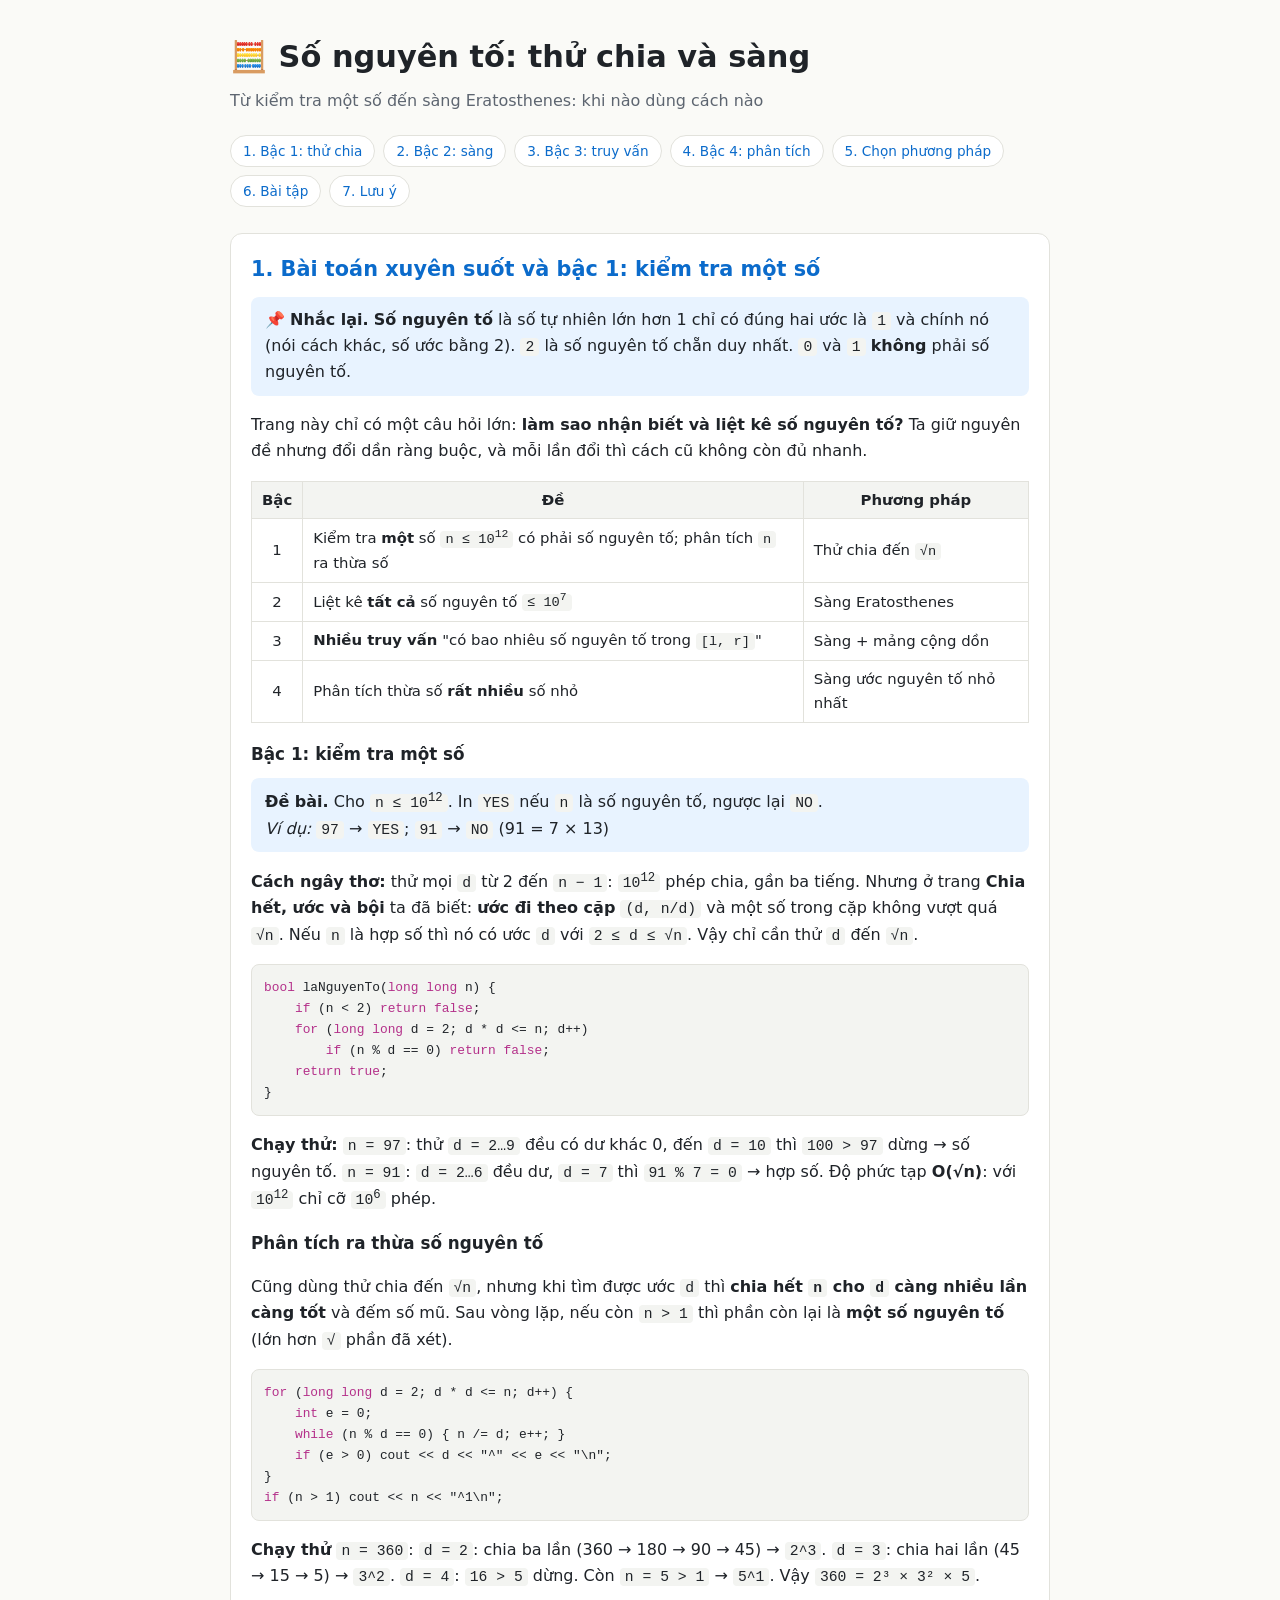
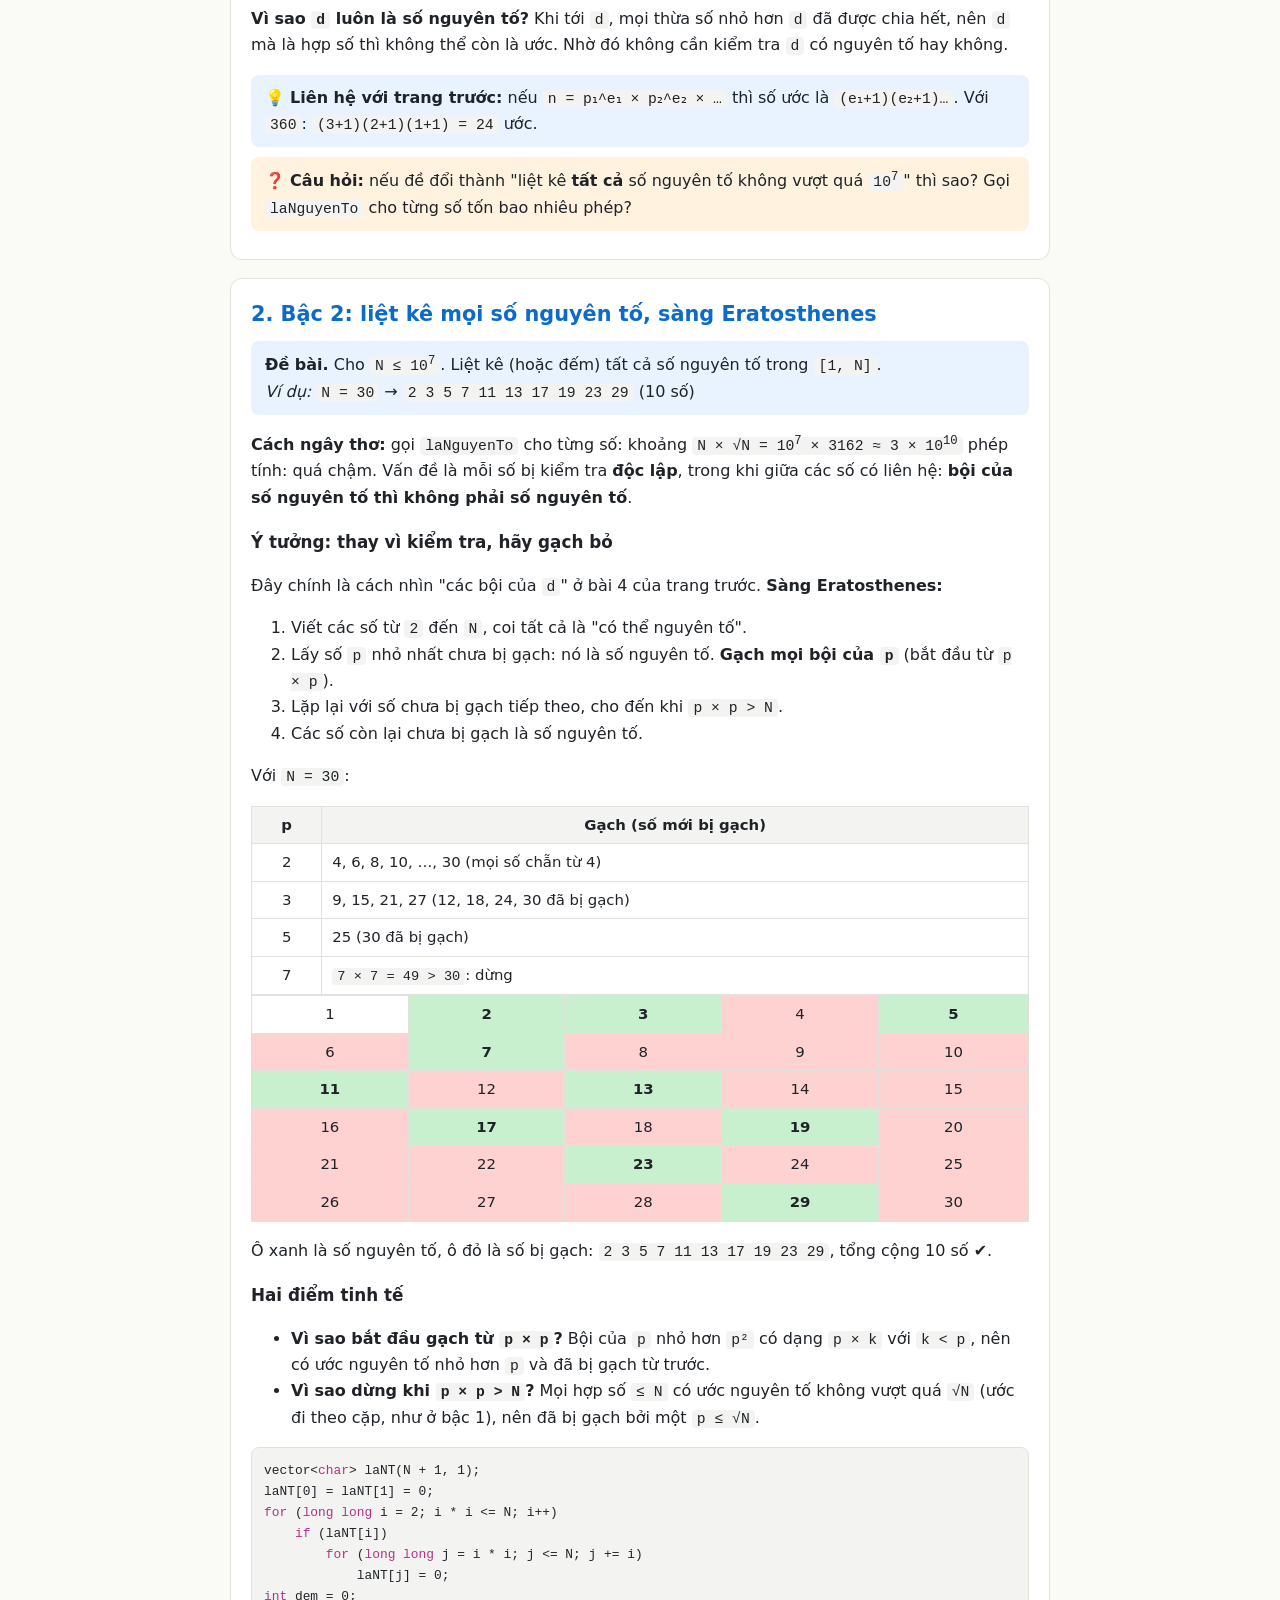
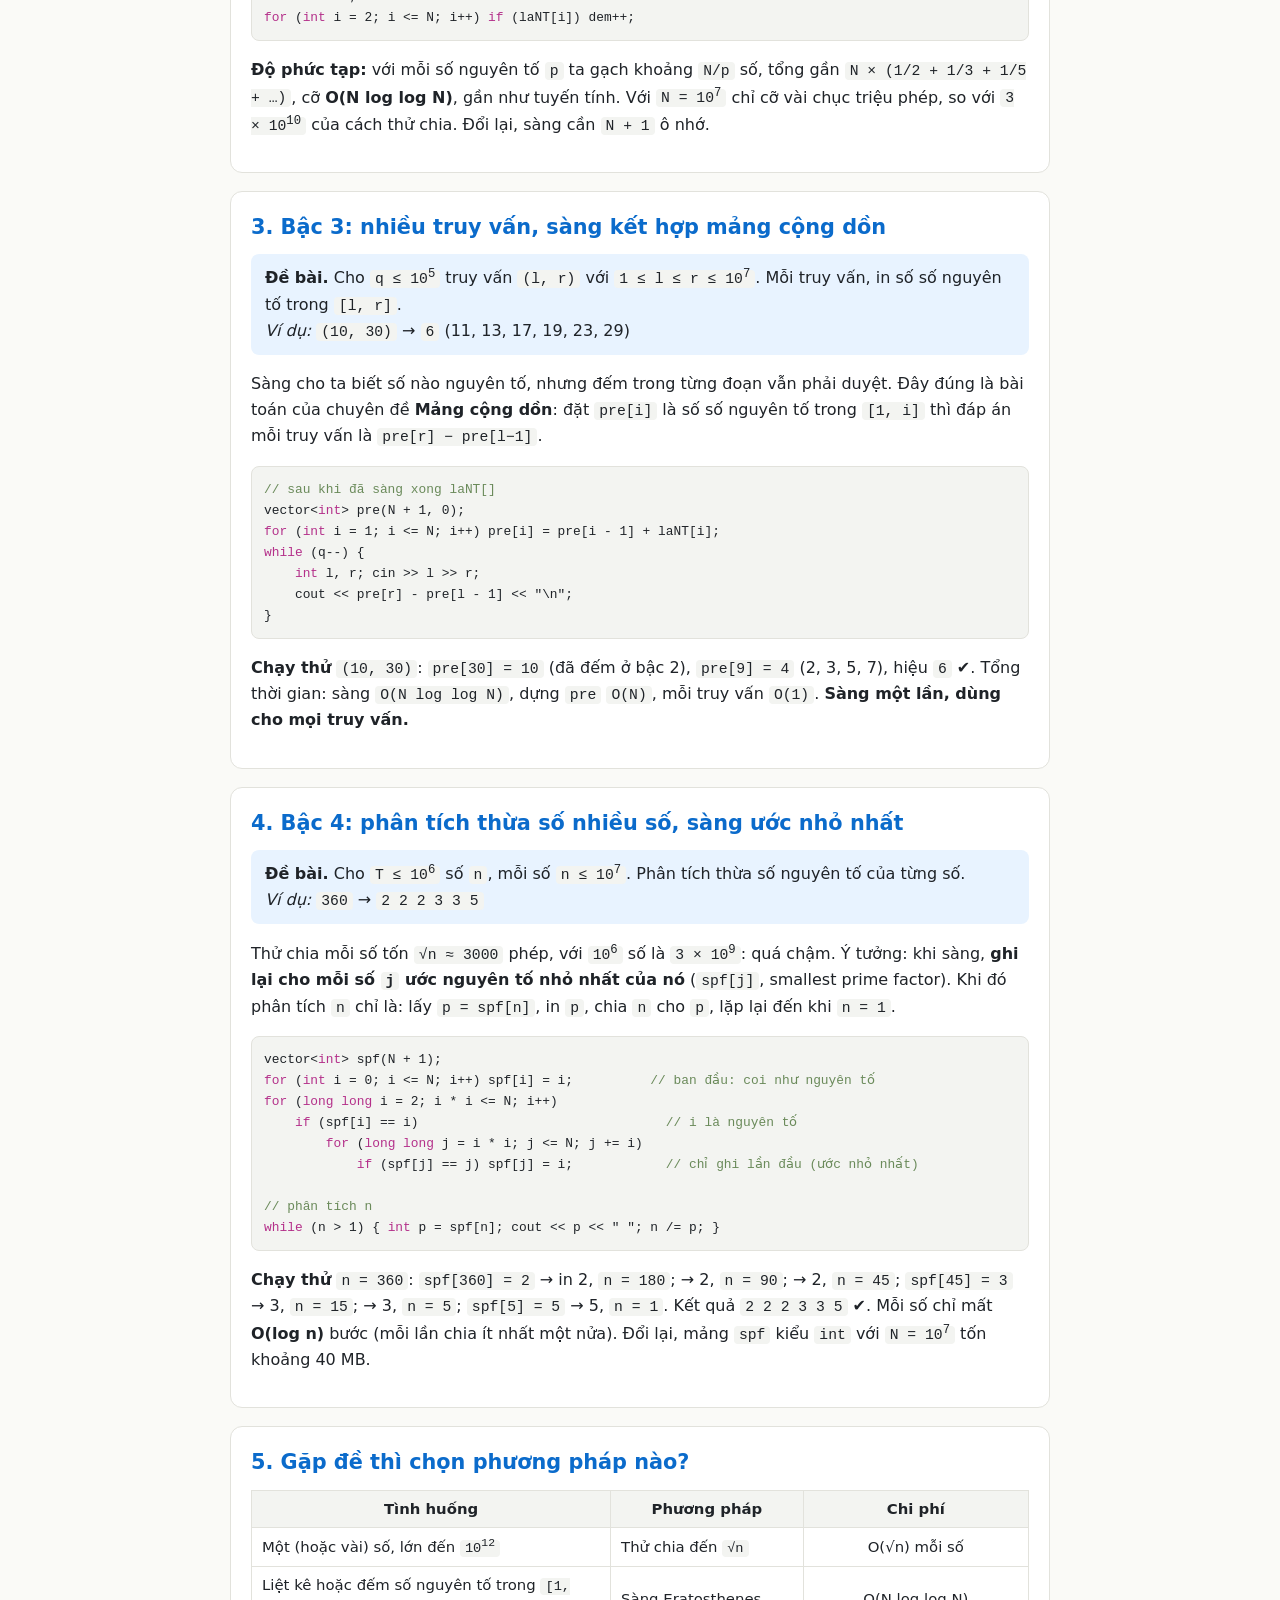
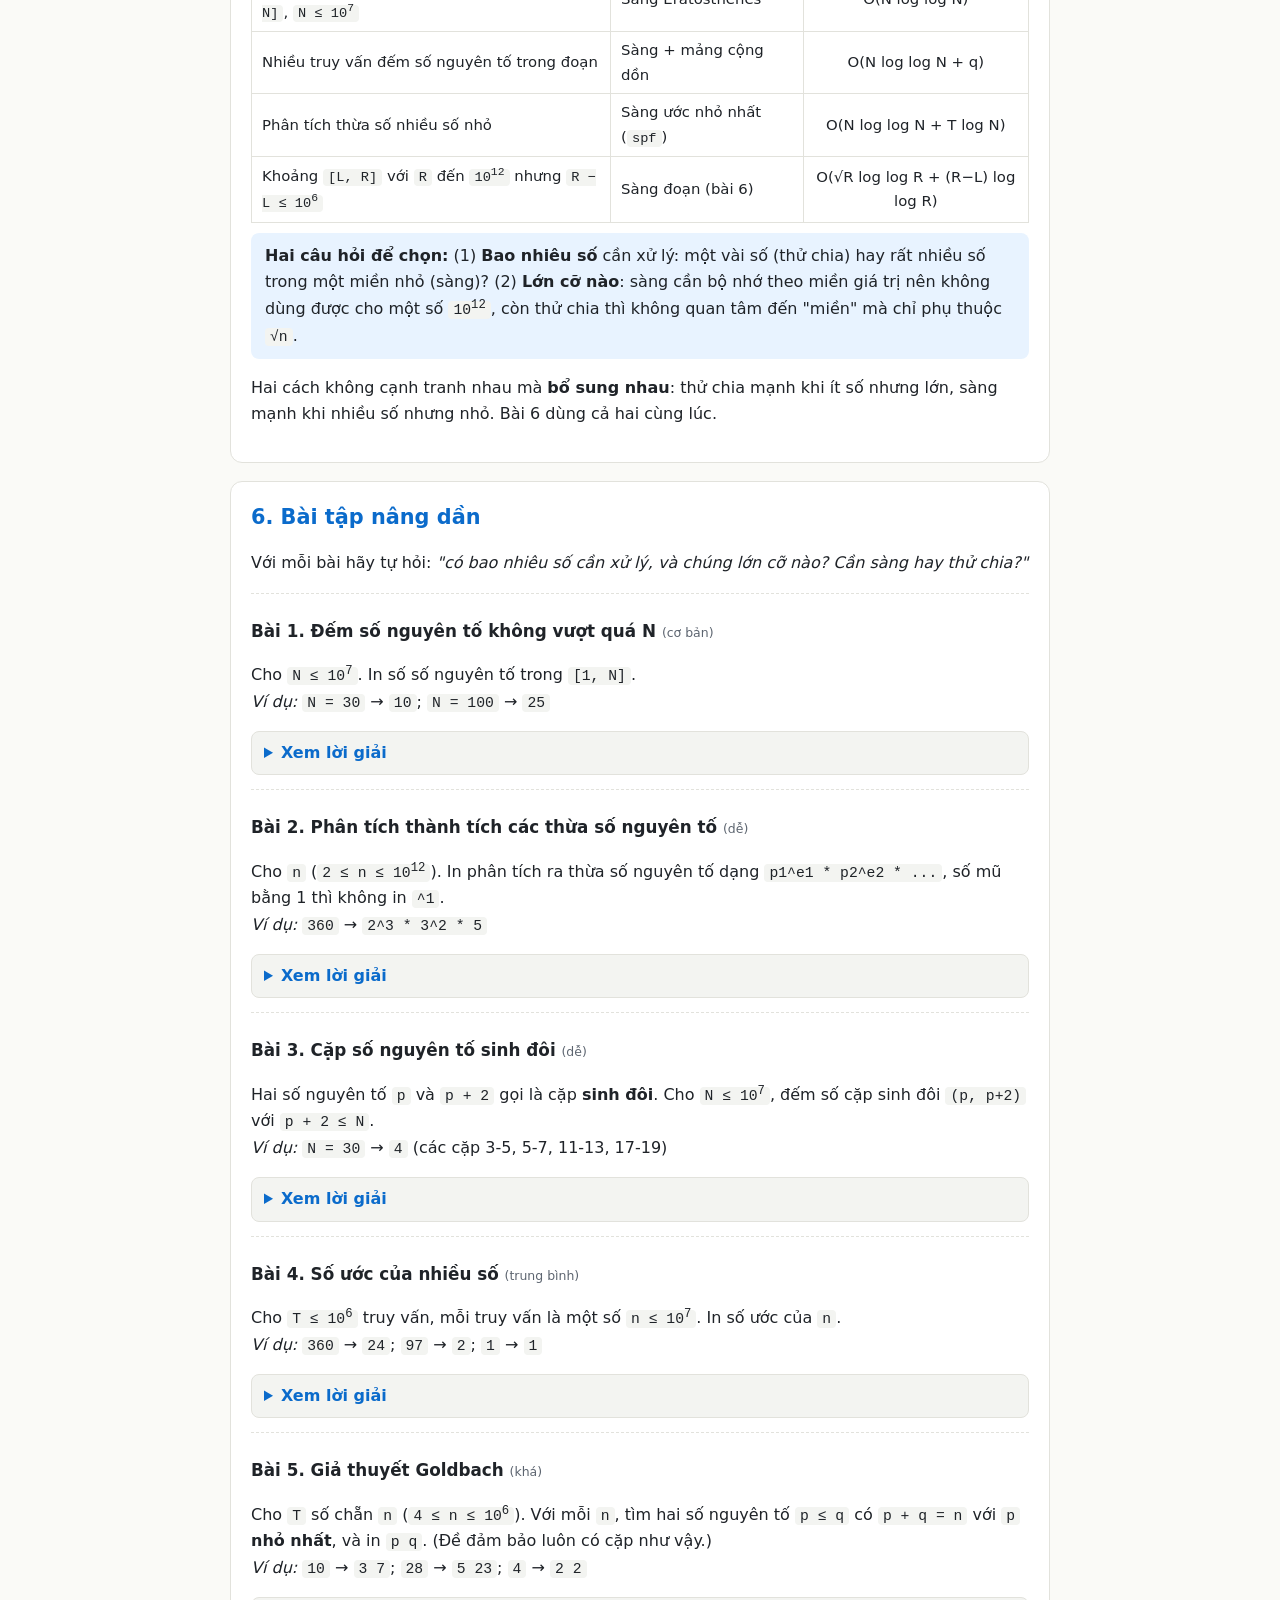
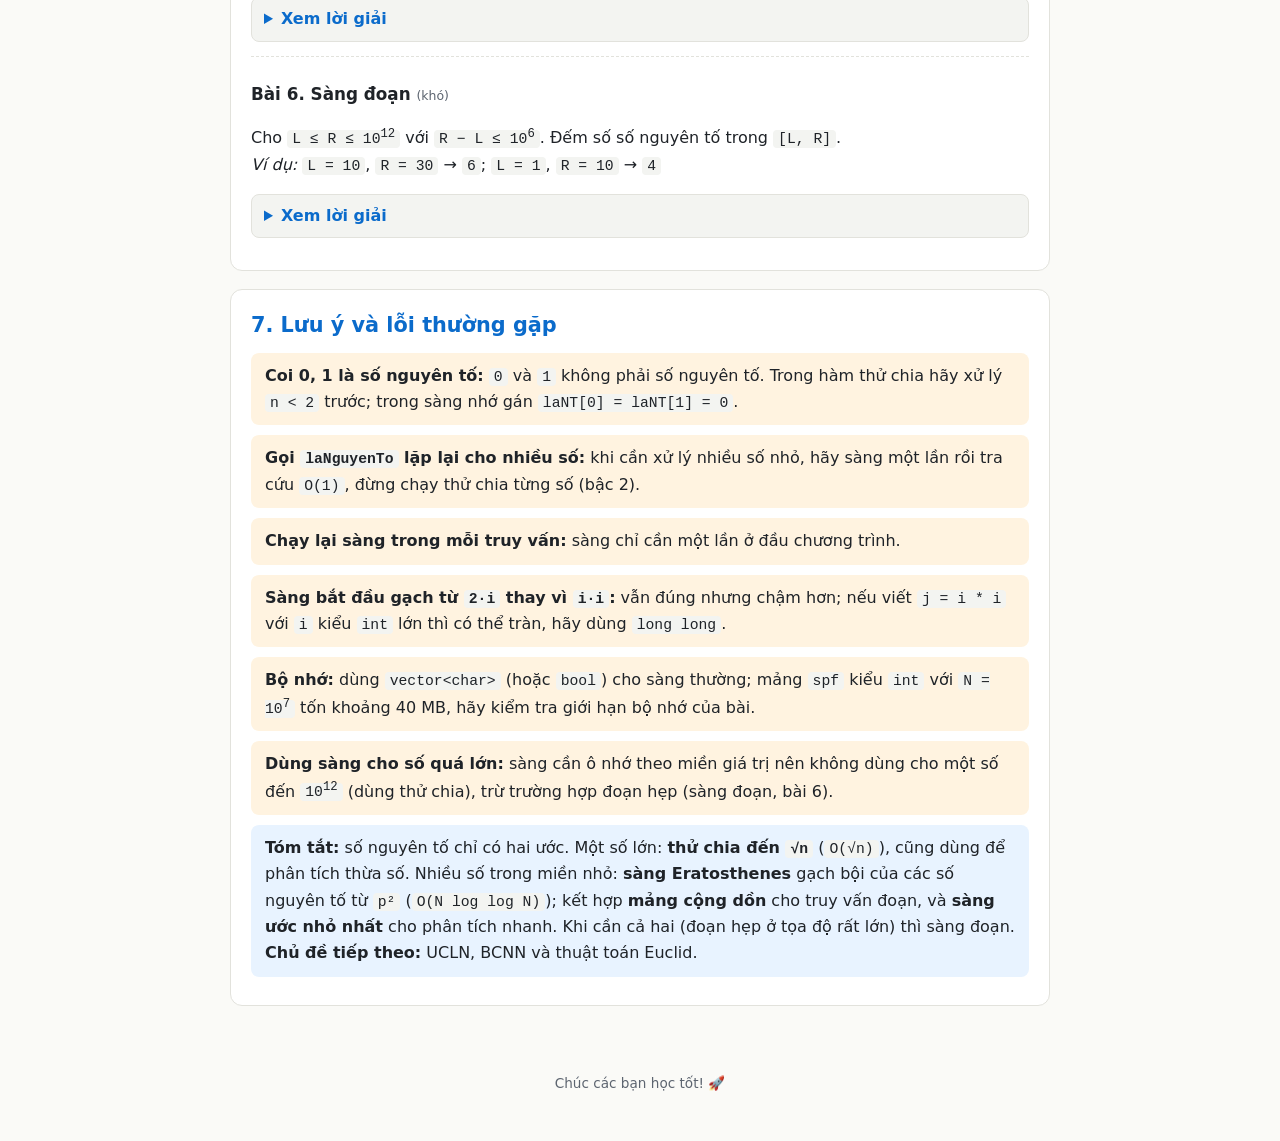
<file: SoNguyenTo-San.html>
<!DOCTYPE html>
<html lang="vi">
<head>
<meta charset="utf-8">
<meta name="viewport" content="width=device-width, initial-scale=1, viewport-fit=cover">
<title>Số nguyên tố: thử chia và sàng trong C++</title>
<style>
:root{--bg:#fafaf7;--fg:#1f2328;--mut:#5d6570;--card:#fff;--bd:#e2e2dc;--ac:#0b6bcb;--code:#f3f4f1;--tip:#e8f3ff;--warn:#fff3e0;--hl:#ffe9a8;--in:#c8f0cf;--out:#ffd2d2;
box-sizing:border-box;padding-top:env(safe-area-inset-top,0px);padding-bottom:env(safe-area-inset-bottom,0px)}
@media (prefers-color-scheme:dark){:root:not([data-theme="light"]){--bg:#15171a;--fg:#e6e8ea;--mut:#9aa3ad;--card:#1d2024;--bd:#30353b;--ac:#6cb2ff;--code:#101214;--tip:#17283a;--warn:#33291a;--hl:#5a4a14;--in:#1d4a2a;--out:#5a2323;color-scheme:dark}}
:root[data-theme="dark"]{--bg:#15171a;--fg:#e6e8ea;--mut:#9aa3ad;--card:#1d2024;--bd:#30353b;--ac:#6cb2ff;--code:#101214;--tip:#17283a;--warn:#33291a;--hl:#5a4a14;--in:#1d4a2a;--out:#5a2323;color-scheme:dark}
html{scroll-padding-top:env(safe-area-inset-top,0px);scroll-behavior:smooth}
body{margin:0;background:var(--bg);color:var(--fg);font:16px/1.65 system-ui,-apple-system,"Segoe UI",Roboto,sans-serif}
header{padding:32px 20px 20px;max-width:820px;margin:auto}
h1{margin:0 0 6px;font-size:1.9rem}
header p{margin:0;color:var(--mut)}
nav{max-width:820px;margin:0 auto;padding:0 20px 8px;display:flex;flex-wrap:wrap;gap:8px}
nav a{font-size:.85rem;padding:4px 12px;border:1px solid var(--bd);border-radius:99px;color:var(--ac);text-decoration:none;background:var(--card)}
main{max-width:820px;margin:auto;padding:0 20px 48px}
section{background:var(--card);border:1px solid var(--bd);border-radius:12px;padding:18px 20px;margin:18px 0}
h2{margin:0 0 10px;font-size:1.3rem;color:var(--ac)}
h3{margin:18px 0 6px;font-size:1.05rem}
pre{background:var(--code);border:1px solid var(--bd);border-radius:8px;padding:12px;overflow-x:auto;font:14px/1.5 ui-monospace,Consolas,Menlo,monospace;margin:8px 0}
code{font-family:ui-monospace,Consolas,Menlo,monospace;background:var(--code);padding:1px 5px;border-radius:4px;font-size:.92em}
pre code{background:none;padding:0}
.k{color:#b4308a}.c{color:#6a8a5a}
.box{border-radius:8px;padding:10px 14px;margin:10px 0;background:var(--tip)}
.box.w{background:var(--warn)}
.tbl{overflow-x:auto}
table{border-collapse:collapse;width:100%;font-size:.93rem;text-align:center}
th,td{border:1px solid var(--bd);padding:6px 10px}
th{background:var(--code)}
td.h{background:var(--hl);font-weight:600}
td.i{background:var(--in);font-weight:600}
td.o{background:var(--out)}
td.l{text-align:left}
.bt{border-top:1px dashed var(--bd);padding-top:6px}
details{margin:8px 0 14px;border:1px solid var(--bd);border-radius:8px;background:var(--code)}
summary{cursor:pointer;padding:8px 12px;font-weight:600;color:var(--ac)}
details[open]>summary{border-bottom:1px solid var(--bd)}
.sol{padding:4px 12px 8px}
.sol pre{background:var(--card)}
.lv{font-size:.78rem;color:var(--mut);font-weight:400}
footer{text-align:center;color:var(--mut);font-size:.85rem;padding-bottom:30px}
</style>
</head>
<body>
<header>
<h1>🧮 Số nguyên tố: thử chia và sàng</h1>
<p>Từ kiểm tra một số đến sàng Eratosthenes: khi nào dùng cách nào</p>
</header>
<nav>
<a href="#bt">1. Bậc 1: thử chia</a><a href="#b2">2. Bậc 2: sàng</a><a href="#b3">3. Bậc 3: truy vấn</a><a href="#b4">4. Bậc 4: phân tích</a><a href="#chon">5. Chọn phương pháp</a><a href="#bai-tap">6. Bài tập</a><a href="#luu">7. Lưu ý</a>
</nav>
<main>

<section id="bt">
<h2>1. Bài toán xuyên suốt và bậc 1: kiểm tra một số</h2>
<div class="box">📌 <b>Nhắc lại.</b> <b>Số nguyên tố</b> là số tự nhiên lớn hơn 1 chỉ có đúng hai ước là <code>1</code> và chính nó (nói cách khác, số ước bằng 2). <code>2</code> là số nguyên tố chẵn duy nhất. <code>0</code> và <code>1</code> <b>không</b> phải số nguyên tố.</div>
<p>Trang này chỉ có một câu hỏi lớn: <b>làm sao nhận biết và liệt kê số nguyên tố?</b> Ta giữ nguyên đề nhưng đổi dần ràng buộc, và mỗi lần đổi thì cách cũ không còn đủ nhanh.</p>
<div class="tbl"><table>
<tr><th>Bậc</th><th>Đề</th><th>Phương pháp</th></tr>
<tr><td>1</td><td class="l">Kiểm tra <b>một</b> số <code>n ≤ 10<sup>12</sup></code> có phải số nguyên tố; phân tích <code>n</code> ra thừa số</td><td class="l">Thử chia đến <code>√n</code></td></tr>
<tr><td>2</td><td class="l">Liệt kê <b>tất cả</b> số nguyên tố <code>≤ 10<sup>7</sup></code></td><td class="l">Sàng Eratosthenes</td></tr>
<tr><td>3</td><td class="l"><b>Nhiều truy vấn</b> "có bao nhiêu số nguyên tố trong <code>[l, r]</code>"</td><td class="l">Sàng + mảng cộng dồn</td></tr>
<tr><td>4</td><td class="l">Phân tích thừa số <b>rất nhiều</b> số nhỏ</td><td class="l">Sàng ước nguyên tố nhỏ nhất</td></tr>
</table></div>

<h3>Bậc 1: kiểm tra một số</h3>
<div class="box"><b>Đề bài.</b> Cho <code>n ≤ 10<sup>12</sup></code>. In <code>YES</code> nếu <code>n</code> là số nguyên tố, ngược lại <code>NO</code>.<br><i>Ví dụ:</i> <code>97</code> → <code>YES</code>; <code>91</code> → <code>NO</code> (91 = 7 × 13)</div>
<p><b>Cách ngây thơ:</b> thử mọi <code>d</code> từ 2 đến <code>n − 1</code>: <code>10<sup>12</sup></code> phép chia, gần ba tiếng. Nhưng ở trang <b>Chia hết, ước và bội</b> ta đã biết: <b>ước đi theo cặp</b> <code>(d, n/d)</code> và một số trong cặp không vượt quá <code>√n</code>. Nếu <code>n</code> là hợp số thì nó có ước <code>d</code> với <code>2 ≤ d ≤ √n</code>. Vậy chỉ cần thử <code>d</code> đến <code>√n</code>.</p>
<pre><code><span class="k">bool</span> laNguyenTo(<span class="k">long long</span> n) {
    <span class="k">if</span> (n &lt; 2) <span class="k">return false</span>;
    <span class="k">for</span> (<span class="k">long long</span> d = 2; d * d &lt;= n; d++)
        <span class="k">if</span> (n % d == 0) <span class="k">return false</span>;
    <span class="k">return true</span>;
}</code></pre>
<p><b>Chạy thử:</b> <code>n = 97</code>: thử <code>d = 2…9</code> đều có dư khác 0, đến <code>d = 10</code> thì <code>100 &gt; 97</code> dừng → số nguyên tố. <code>n = 91</code>: <code>d = 2…6</code> đều dư, <code>d = 7</code> thì <code>91 % 7 = 0</code> → hợp số. Độ phức tạp <b>O(√n)</b>: với <code>10<sup>12</sup></code> chỉ cỡ <code>10<sup>6</sup></code> phép.</p>

<h3>Phân tích ra thừa số nguyên tố</h3>
<p>Cũng dùng thử chia đến <code>√n</code>, nhưng khi tìm được ước <code>d</code> thì <b>chia hết <code>n</code> cho <code>d</code> càng nhiều lần càng tốt</b> và đếm số mũ. Sau vòng lặp, nếu còn <code>n &gt; 1</code> thì phần còn lại là <b>một số nguyên tố</b> (lớn hơn <code>√</code> phần đã xét).</p>
<pre><code><span class="k">for</span> (<span class="k">long long</span> d = 2; d * d &lt;= n; d++) {
    <span class="k">int</span> e = 0;
    <span class="k">while</span> (n % d == 0) { n /= d; e++; }
    <span class="k">if</span> (e &gt; 0) cout &lt;&lt; d &lt;&lt; "^" &lt;&lt; e &lt;&lt; "\n";
}
<span class="k">if</span> (n &gt; 1) cout &lt;&lt; n &lt;&lt; "^1\n";</code></pre>
<p><b>Chạy thử</b> <code>n = 360</code>: <code>d = 2</code>: chia ba lần (360 → 180 → 90 → 45) → <code>2^3</code>. <code>d = 3</code>: chia hai lần (45 → 15 → 5) → <code>3^2</code>. <code>d = 4</code>: <code>16 &gt; 5</code> dừng. Còn <code>n = 5 &gt; 1</code> → <code>5^1</code>. Vậy <code>360 = 2³ × 3² × 5</code>.</p>
<p><b>Vì sao <code>d</code> luôn là số nguyên tố?</b> Khi tới <code>d</code>, mọi thừa số nhỏ hơn <code>d</code> đã được chia hết, nên <code>d</code> mà là hợp số thì không thể còn là ước. Nhờ đó không cần kiểm tra <code>d</code> có nguyên tố hay không.</p>
<div class="box">💡 <b>Liên hệ với trang trước:</b> nếu <code>n = p₁^e₁ × p₂^e₂ × …</code> thì số ước là <code>(e₁+1)(e₂+1)…</code>. Với <code>360</code>: <code>(3+1)(2+1)(1+1) = 24</code> ước.</div>
<div class="box w">❓ <b>Câu hỏi:</b> nếu đề đổi thành "liệt kê <b>tất cả</b> số nguyên tố không vượt quá <code>10<sup>7</sup></code>" thì sao? Gọi <code>laNguyenTo</code> cho từng số tốn bao nhiêu phép?</div>
</section>

<section id="b2">
<h2>2. Bậc 2: liệt kê mọi số nguyên tố, sàng Eratosthenes</h2>
<div class="box"><b>Đề bài.</b> Cho <code>N ≤ 10<sup>7</sup></code>. Liệt kê (hoặc đếm) tất cả số nguyên tố trong <code>[1, N]</code>.<br><i>Ví dụ:</i> <code>N = 30</code> → <code>2 3 5 7 11 13 17 19 23 29</code> (10 số)</div>
<p><b>Cách ngây thơ:</b> gọi <code>laNguyenTo</code> cho từng số: khoảng <code>N × √N = 10<sup>7</sup> × 3162 ≈ 3 × 10<sup>10</sup></code> phép tính: quá chậm. Vấn đề là mỗi số bị kiểm tra <b>độc lập</b>, trong khi giữa các số có liên hệ: <b>bội của số nguyên tố thì không phải số nguyên tố</b>.</p>
<h3>Ý tưởng: thay vì kiểm tra, hãy gạch bỏ</h3>
<p>Đây chính là cách nhìn "các bội của <code>d</code>" ở bài 4 của trang trước. <b>Sàng Eratosthenes:</b></p>
<ol>
<li>Viết các số từ <code>2</code> đến <code>N</code>, coi tất cả là "có thể nguyên tố".</li>
<li>Lấy số <code>p</code> nhỏ nhất chưa bị gạch: nó là số nguyên tố. <b>Gạch mọi bội của <code>p</code></b> (bắt đầu từ <code>p × p</code>).</li>
<li>Lặp lại với số chưa bị gạch tiếp theo, cho đến khi <code>p × p &gt; N</code>.</li>
<li>Các số còn lại chưa bị gạch là số nguyên tố.</li>
</ol>
<p>Với <code>N = 30</code>:</p>
<div class="tbl"><table>
<tr><th>p</th><th>Gạch (số mới bị gạch)</th></tr>
<tr><td>2</td><td class="l">4, 6, 8, 10, …, 30 (mọi số chẵn từ 4)</td></tr>
<tr><td>3</td><td class="l">9, 15, 21, 27 (12, 18, 24, 30 đã bị gạch)</td></tr>
<tr><td>5</td><td class="l">25 (30 đã bị gạch)</td></tr>
<tr><td>7</td><td class="l"><code>7 × 7 = 49 &gt; 30</code>: dừng</td></tr>
</table></div>
<div class="tbl"><table>
<tr><td>1</td><td class="i">2</td><td class="i">3</td><td class="o">4</td><td class="i">5</td></tr>
<tr><td class="o">6</td><td class="i">7</td><td class="o">8</td><td class="o">9</td><td class="o">10</td></tr>
<tr><td class="i">11</td><td class="o">12</td><td class="i">13</td><td class="o">14</td><td class="o">15</td></tr>
<tr><td class="o">16</td><td class="i">17</td><td class="o">18</td><td class="i">19</td><td class="o">20</td></tr>
<tr><td class="o">21</td><td class="o">22</td><td class="i">23</td><td class="o">24</td><td class="o">25</td></tr>
<tr><td class="o">26</td><td class="o">27</td><td class="o">28</td><td class="i">29</td><td class="o">30</td></tr>
</table></div>
<p>Ô xanh là số nguyên tố, ô đỏ là số bị gạch: <code>2 3 5 7 11 13 17 19 23 29</code>, tổng cộng 10 số ✔.</p>
<h3>Hai điểm tinh tế</h3>
<ul>
<li><b>Vì sao bắt đầu gạch từ <code>p × p</code>?</b> Bội của <code>p</code> nhỏ hơn <code>p²</code> có dạng <code>p × k</code> với <code>k &lt; p</code>, nên có ước nguyên tố nhỏ hơn <code>p</code> và đã bị gạch từ trước.</li>
<li><b>Vì sao dừng khi <code>p × p &gt; N</code>?</b> Mọi hợp số <code>≤ N</code> có ước nguyên tố không vượt quá <code>√N</code> (ước đi theo cặp, như ở bậc 1), nên đã bị gạch bởi một <code>p ≤ √N</code>.</li>
</ul>
<pre><code>vector&lt;<span class="k">char</span>&gt; laNT(N + 1, 1);
laNT[0] = laNT[1] = 0;
<span class="k">for</span> (<span class="k">long long</span> i = 2; i * i &lt;= N; i++)
    <span class="k">if</span> (laNT[i])
        <span class="k">for</span> (<span class="k">long long</span> j = i * i; j &lt;= N; j += i)
            laNT[j] = 0;
<span class="k">int</span> dem = 0;
<span class="k">for</span> (<span class="k">int</span> i = 2; i &lt;= N; i++) <span class="k">if</span> (laNT[i]) dem++;</code></pre>
<p><b>Độ phức tạp:</b> với mỗi số nguyên tố <code>p</code> ta gạch khoảng <code>N/p</code> số, tổng gần <code>N × (1/2 + 1/3 + 1/5 + …)</code>, cỡ <b>O(N log log N)</b>, gần như tuyến tính. Với <code>N = 10<sup>7</sup></code> chỉ cỡ vài chục triệu phép, so với <code>3 × 10<sup>10</sup></code> của cách thử chia. Đổi lại, sàng cần <code>N + 1</code> ô nhớ.</p>
</section>

<section id="b3">
<h2>3. Bậc 3: nhiều truy vấn, sàng kết hợp mảng cộng dồn</h2>
<div class="box"><b>Đề bài.</b> Cho <code>q ≤ 10<sup>5</sup></code> truy vấn <code>(l, r)</code> với <code>1 ≤ l ≤ r ≤ 10<sup>7</sup></code>. Mỗi truy vấn, in số số nguyên tố trong <code>[l, r]</code>.<br><i>Ví dụ:</i> <code>(10, 30)</code> → <code>6</code> (11, 13, 17, 19, 23, 29)</div>
<p>Sàng cho ta biết số nào nguyên tố, nhưng đếm trong từng đoạn vẫn phải duyệt. Đây đúng là bài toán của chuyên đề <b>Mảng cộng dồn</b>: đặt <code>pre[i]</code> là số số nguyên tố trong <code>[1, i]</code> thì đáp án mỗi truy vấn là <code>pre[r] − pre[l−1]</code>.</p>
<pre><code><span class="c">// sau khi đã sàng xong laNT[]</span>
vector&lt;<span class="k">int</span>&gt; pre(N + 1, 0);
<span class="k">for</span> (<span class="k">int</span> i = 1; i &lt;= N; i++) pre[i] = pre[i - 1] + laNT[i];
<span class="k">while</span> (q--) {
    <span class="k">int</span> l, r; cin &gt;&gt; l &gt;&gt; r;
    cout &lt;&lt; pre[r] - pre[l - 1] &lt;&lt; "\n";
}</code></pre>
<p><b>Chạy thử</b> <code>(10, 30)</code>: <code>pre[30] = 10</code> (đã đếm ở bậc 2), <code>pre[9] = 4</code> (2, 3, 5, 7), hiệu <code>6</code> ✔. Tổng thời gian: sàng <code>O(N log log N)</code>, dựng <code>pre</code> <code>O(N)</code>, mỗi truy vấn <code>O(1)</code>. <b>Sàng một lần, dùng cho mọi truy vấn.</b></p>
</section>

<section id="b4">
<h2>4. Bậc 4: phân tích thừa số nhiều số, sàng ước nhỏ nhất</h2>
<div class="box"><b>Đề bài.</b> Cho <code>T ≤ 10<sup>6</sup></code> số <code>n</code>, mỗi số <code>n ≤ 10<sup>7</sup></code>. Phân tích thừa số nguyên tố của từng số.<br><i>Ví dụ:</i> <code>360</code> → <code>2 2 2 3 3 5</code></div>
<p>Thử chia mỗi số tốn <code>√n ≈ 3000</code> phép, với <code>10<sup>6</sup></code> số là <code>3 × 10<sup>9</sup></code>: quá chậm. Ý tưởng: khi sàng, <b>ghi lại cho mỗi số <code>j</code> ước nguyên tố nhỏ nhất của nó</b> (<code>spf[j]</code>, smallest prime factor). Khi đó phân tích <code>n</code> chỉ là: lấy <code>p = spf[n]</code>, in <code>p</code>, chia <code>n</code> cho <code>p</code>, lặp lại đến khi <code>n = 1</code>.</p>
<pre><code>vector&lt;<span class="k">int</span>&gt; spf(N + 1);
<span class="k">for</span> (<span class="k">int</span> i = 0; i &lt;= N; i++) spf[i] = i;          <span class="c">// ban đầu: coi như nguyên tố</span>
<span class="k">for</span> (<span class="k">long long</span> i = 2; i * i &lt;= N; i++)
    <span class="k">if</span> (spf[i] == i)                                <span class="c">// i là nguyên tố</span>
        <span class="k">for</span> (<span class="k">long long</span> j = i * i; j &lt;= N; j += i)
            <span class="k">if</span> (spf[j] == j) spf[j] = i;            <span class="c">// chỉ ghi lần đầu (ước nhỏ nhất)</span>

<span class="c">// phân tích n</span>
<span class="k">while</span> (n &gt; 1) { <span class="k">int</span> p = spf[n]; cout &lt;&lt; p &lt;&lt; " "; n /= p; }</code></pre>
<p><b>Chạy thử</b> <code>n = 360</code>: <code>spf[360] = 2</code> → in 2, <code>n = 180</code>; → 2, <code>n = 90</code>; → 2, <code>n = 45</code>; <code>spf[45] = 3</code> → 3, <code>n = 15</code>; → 3, <code>n = 5</code>; <code>spf[5] = 5</code> → 5, <code>n = 1</code>. Kết quả <code>2 2 2 3 3 5</code> ✔. Mỗi số chỉ mất <b>O(log n)</b> bước (mỗi lần chia ít nhất một nửa). Đổi lại, mảng <code>spf</code> kiểu <code>int</code> với <code>N = 10<sup>7</sup></code> tốn khoảng 40 MB.</p>
</section>

<section id="chon">
<h2>5. Gặp đề thì chọn phương pháp nào?</h2>
<div class="tbl"><table>
<tr><th>Tình huống</th><th>Phương pháp</th><th>Chi phí</th></tr>
<tr><td class="l">Một (hoặc vài) số, lớn đến <code>10<sup>12</sup></code></td><td class="l">Thử chia đến <code>√n</code></td><td>O(√n) mỗi số</td></tr>
<tr><td class="l">Liệt kê hoặc đếm số nguyên tố trong <code>[1, N]</code>, <code>N ≤ 10<sup>7</sup></code></td><td class="l">Sàng Eratosthenes</td><td>O(N log log N)</td></tr>
<tr><td class="l">Nhiều truy vấn đếm số nguyên tố trong đoạn</td><td class="l">Sàng + mảng cộng dồn</td><td>O(N log log N + q)</td></tr>
<tr><td class="l">Phân tích thừa số nhiều số nhỏ</td><td class="l">Sàng ước nhỏ nhất (<code>spf</code>)</td><td>O(N log log N + T log N)</td></tr>
<tr><td class="l">Khoảng <code>[L, R]</code> với <code>R</code> đến <code>10<sup>12</sup></code> nhưng <code>R − L ≤ 10<sup>6</sup></code></td><td class="l">Sàng đoạn (bài 6)</td><td>O(√R log log R + (R−L) log log R)</td></tr>
</table></div>
<div class="box"><b>Hai câu hỏi để chọn:</b> (1) <b>Bao nhiêu số</b> cần xử lý: một vài số (thử chia) hay rất nhiều số trong một miền nhỏ (sàng)? (2) <b>Lớn cỡ nào</b>: sàng cần bộ nhớ theo miền giá trị nên không dùng được cho một số <code>10<sup>12</sup></code>, còn thử chia thì không quan tâm đến "miền" mà chỉ phụ thuộc <code>√n</code>.</div>
<p>Hai cách không cạnh tranh nhau mà <b>bổ sung nhau</b>: thử chia mạnh khi ít số nhưng lớn, sàng mạnh khi nhiều số nhưng nhỏ. Bài 6 dùng cả hai cùng lúc.</p>
</section>

<section id="bai-tap">
<h2>6. Bài tập nâng dần</h2>
<p>Với mỗi bài hãy tự hỏi: <i>"có bao nhiêu số cần xử lý, và chúng lớn cỡ nào? Cần sàng hay thử chia?"</i></p>

<div class="bt"><h3>Bài 1. Đếm số nguyên tố không vượt quá N <span class="lv">(cơ bản)</span></h3>
<p>Cho <code>N ≤ 10<sup>7</sup></code>. In số số nguyên tố trong <code>[1, N]</code>.<br><i>Ví dụ:</i> <code>N = 30</code> → <code>10</code>; <code>N = 100</code> → <code>25</code></p>
<details><summary>Xem lời giải</summary><div class="sol">
<p><b>Hướng dẫn:</b> một số lượng lớn các số trong miền nhỏ, nên dùng sàng (mục 2), rồi đếm các ô còn lại.</p>
<pre><code>vector&lt;<span class="k">char</span>&gt; laNT(N + 1, 1);
laNT[0] = laNT[1] = 0;
<span class="k">for</span> (<span class="k">long long</span> i = 2; i * i &lt;= N; i++)
    <span class="k">if</span> (laNT[i])
        <span class="k">for</span> (<span class="k">long long</span> j = i * i; j &lt;= N; j += i) laNT[j] = 0;
<span class="k">int</span> dem = 0;
<span class="k">for</span> (<span class="k">int</span> i = 2; i &lt;= N; i++) dem += laNT[i];
cout &lt;&lt; dem;</code></pre>
<p><i>Kiểm tra:</i> <code>N = 30</code> ra 10 (bảng ở mục 2), <code>N = 100</code> ra 25 ✔. Với <code>N = 10<sup>7</sup></code> kết quả là <code>664579</code>.</p></div></details></div>

<div class="bt"><h3>Bài 2. Phân tích thành tích các thừa số nguyên tố <span class="lv">(dễ)</span></h3>
<p>Cho <code>n</code> (<code>2 ≤ n ≤ 10<sup>12</sup></code>). In phân tích ra thừa số nguyên tố dạng <code>p1^e1 * p2^e2 * ...</code>, số mũ bằng 1 thì không in <code>^1</code>.<br><i>Ví dụ:</i> <code>360</code> → <code>2^3 * 3^2 * 5</code></p>
<details><summary>Xem lời giải</summary><div class="sol">
<p><b>Hướng dẫn:</b> chỉ có một số lớn nên dùng thử chia (mục 1). Với mỗi thừa số tìm được, ghi một đoạn chữ ra danh sách, rồi nối bằng <code>" * "</code>. Đừng quên phần còn lại <code>n &gt; 1</code> là một số nguyên tố với số mũ 1.</p>
<pre><code>vector&lt;string&gt; parts;
<span class="k">for</span> (<span class="k">long long</span> d = 2; d * d &lt;= n; d++) {
    <span class="k">int</span> e = 0;
    <span class="k">while</span> (n % d == 0) { n /= d; e++; }
    <span class="k">if</span> (e == 1) parts.push_back(to_string(d));
    <span class="k">else if</span> (e &gt; 1) parts.push_back(to_string(d) + "^" + to_string(e));
}
<span class="k">if</span> (n &gt; 1) parts.push_back(to_string(n));
<span class="k">for</span> (<span class="k">size_t</span> i = 0; i &lt; parts.size(); i++) {
    <span class="k">if</span> (i) cout &lt;&lt; " * ";
    cout &lt;&lt; parts[i];
}</code></pre>
<p><i>Kiểm tra</i> <code>n = 360</code>: <code>2^3</code>, <code>3^2</code>, rồi phần còn lại <code>5</code> → <code>2^3 * 3^2 * 5</code> ✔</p></div></details></div>

<div class="bt"><h3>Bài 3. Cặp số nguyên tố sinh đôi <span class="lv">(dễ)</span></h3>
<p>Hai số nguyên tố <code>p</code> và <code>p + 2</code> gọi là cặp <b>sinh đôi</b>. Cho <code>N ≤ 10<sup>7</sup></code>, đếm số cặp sinh đôi <code>(p, p+2)</code> với <code>p + 2 ≤ N</code>.<br><i>Ví dụ:</i> <code>N = 30</code> → <code>4</code> (các cặp 3-5, 5-7, 11-13, 17-19)</p>
<details><summary>Xem lời giải</summary><div class="sol">
<p><b>Hướng dẫn:</b> sàng một lần, rồi duyệt <code>p</code> và kiểm tra hai ô <code>laNT[p]</code>, <code>laNT[p + 2]</code> cùng bằng 1.</p>
<pre><code><span class="k">int</span> dem = 0;
<span class="k">for</span> (<span class="k">int</span> p = 2; p + 2 &lt;= N; p++)
    <span class="k">if</span> (laNT[p] &amp;&amp; laNT[p + 2]) dem++;
cout &lt;&lt; dem;</code></pre>
<p><i>Kiểm tra</i> <code>N = 30</code>: các <code>p</code> thỏa là 3, 5, 11, 17 → 4 ✔ (cặp 29-31 vượt quá 30).</p></div></details></div>

<div class="bt"><h3>Bài 4. Số ước của nhiều số <span class="lv">(trung bình)</span></h3>
<p>Cho <code>T ≤ 10<sup>6</sup></code> truy vấn, mỗi truy vấn là một số <code>n ≤ 10<sup>7</sup></code>. In số ước của <code>n</code>.<br><i>Ví dụ:</i> <code>360</code> → <code>24</code>; <code>97</code> → <code>2</code>; <code>1</code> → <code>1</code></p>
<details><summary>Xem lời giải</summary><div class="sol">
<p><b>Hướng dẫn:</b> kết hợp hai trang: số ước là tích các <code>(mũ + 1)</code> của phân tích thừa số (trang Chia hết, ước và bội), và có rất nhiều số nhỏ nên dùng sàng <code>spf</code> để phân tích nhanh. Sàng một lần, rồi mỗi truy vấn duyệt các thừa số bằng <code>spf</code>, gom số mũ của cùng một số nguyên tố.</p>
<pre><code><span class="c">// spf[] đã sàng xong (mục 4)</span>
<span class="k">long long</span> t = 1;
<span class="k">while</span> (n &gt; 1) {
    <span class="k">int</span> p = spf[n], e = 0;
    <span class="k">while</span> (n % p == 0) { n /= p; e++; }
    t *= e + 1;
}
cout &lt;&lt; t &lt;&lt; "\n";</code></pre>
<p><i>Kiểm tra</i> <code>n = 360</code>: <code>2</code> mũ 3, <code>3</code> mũ 2, <code>5</code> mũ 1 → <code>4 × 3 × 2 = 24</code> ✔; <code>n = 97</code> nguyên tố → <code>(1+1) = 2</code> ✔; <code>n = 1</code> không vào vòng lặp, <code>t = 1</code> ✔. Mỗi truy vấn <code>O(log n)</code>.</p></div></details></div>

<div class="bt"><h3>Bài 5. Giả thuyết Goldbach <span class="lv">(khá)</span></h3>
<p>Cho <code>T</code> số chẵn <code>n</code> (<code>4 ≤ n ≤ 10<sup>6</sup></code>). Với mỗi <code>n</code>, tìm hai số nguyên tố <code>p ≤ q</code> có <code>p + q = n</code> với <code>p</code> <b>nhỏ nhất</b>, và in <code>p q</code>. (Đề đảm bảo luôn có cặp như vậy.)<br><i>Ví dụ:</i> <code>10</code> → <code>3 7</code>; <code>28</code> → <code>5 23</code>; <code>4</code> → <code>2 2</code></p>
<details><summary>Xem lời giải</summary><div class="sol">
<p><b>Hướng dẫn:</b> nhiều truy vấn trong miền nhỏ (≤ 10<sup>6</sup>): sàng <b>một lần</b> đến <code>10<sup>6</sup></code>. Với mỗi <code>n</code>, thử <code>p</code> từ 2 đến <code>n/2</code>, gặp <code>p</code> nguyên tố mà <code>n − p</code> cũng nguyên tố thì dừng; vì duyệt <code>p</code> tăng dần nên <code>p</code> tìm được là nhỏ nhất. Tra cứu <code>laNT[n − p]</code> mất <code>O(1)</code>.</p>
<pre><code><span class="c">// laNT[] đã sàng đến 10^6</span>
<span class="k">for</span> (<span class="k">int</span> p = 2; p &lt;= n / 2; p++)
    <span class="k">if</span> (laNT[p] &amp;&amp; laNT[n - p]) {
        cout &lt;&lt; p &lt;&lt; " " &lt;&lt; n - p &lt;&lt; "\n";
        <span class="k">break</span>;
    }</code></pre>
<p><i>Kiểm tra:</i> <code>n = 28</code>: <code>p = 2</code> (26 không nguyên tố), <code>p = 3</code> (25 không), <code>p = 5</code> (23 nguyên tố) → <code>5 23</code> ✔. Trên thực tế <code>p</code> nhỏ nhất thường rất nhỏ nên vòng lặp kết thúc rất sớm.</p></div></details></div>

<div class="bt"><h3>Bài 6. Sàng đoạn <span class="lv">(khó)</span></h3>
<p>Cho <code>L ≤ R ≤ 10<sup>12</sup></code> với <code>R − L ≤ 10<sup>6</sup></code>. Đếm số số nguyên tố trong <code>[L, R]</code>.<br><i>Ví dụ:</i> <code>L = 10</code>, <code>R = 30</code> → <code>6</code>; <code>L = 1</code>, <code>R = 10</code> → <code>4</code></p>
<details><summary>Xem lời giải</summary><div class="sol">
<p><b>Hướng dẫn:</b> đây là bài cần <b>cả hai phương pháp</b>. Sàng cả <code>[1, R]</code> thì cần <code>10<sup>12</sup></code> ô nhớ: không thể. Nhưng đoạn cần xét chỉ dài tối đa <code>10<sup>6</sup></code>. Mọi hợp số trong <code>[L, R]</code> có ước nguyên tố không quá <code>√R ≤ 10<sup>6</sup></code>. Vậy:</p>
<ol>
<li><b>Sàng thường</b> đến <code>√R</code> để lấy các số nguyên tố nhỏ <code>p</code>.</li>
<li>Lập bảng <code>seg</code> gồm <code>R − L + 1</code> ô cho đoạn <code>[L, R]</code> (ô <code>x − L</code> ứng với số <code>x</code>).</li>
<li>Với mỗi số nguyên tố nhỏ <code>p</code>, <b>gạch các bội của <code>p</code> trong <code>[L, R]</code></b>, bắt đầu từ <code>max(p × p, ⌈L / p⌉ × p)</code> (bội đầu tiên của <code>p</code> không nhỏ hơn <code>L</code>; không gạch chính <code>p</code> khi <code>p</code> nằm trong đoạn, nên bắt đầu từ <code>p²</code>).</li>
<li>Đếm các ô còn lại, <b>bỏ các số nhỏ hơn 2</b> (vì <code>1</code> không nguyên tố).</li>
</ol>
<pre><code><span class="k">long long</span> lim = sqrtl((<span class="k">long double</span>)R);
<span class="k">while</span> (lim * lim &gt; R) lim--;
<span class="k">while</span> ((lim + 1) * (lim + 1) &lt;= R) lim++;

vector&lt;<span class="k">char</span>&gt; nho(lim + 1, 1);                 <span class="c">// sàng thường đến căn R</span>
nho[0] = 0; <span class="k">if</span> (lim &gt;= 1) nho[1] = 0;
<span class="k">for</span> (<span class="k">long long</span> i = 2; i * i &lt;= lim; i++)
    <span class="k">if</span> (nho[i])
        <span class="k">for</span> (<span class="k">long long</span> j = i * i; j &lt;= lim; j += i) nho[j] = 0;

vector&lt;<span class="k">char</span>&gt; seg(R - L + 1, 1);                <span class="c">// sàng đoạn</span>
<span class="k">for</span> (<span class="k">long long</span> p = 2; p &lt;= lim; p++)
    <span class="k">if</span> (nho[p]) {
        <span class="k">long long</span> bat = max(p * p, ((L + p - 1) / p) * p);
        <span class="k">for</span> (<span class="k">long long</span> j = bat; j &lt;= R; j += p) seg[j - L] = 0;
    }
<span class="k">long long</span> dem = 0;
<span class="k">for</span> (<span class="k">long long</span> x = L; x &lt;= R; x++)
    <span class="k">if</span> (x &gt;= 2 &amp;&amp; seg[x - L]) dem++;
cout &lt;&lt; dem;</code></pre>
<p><i>Chạy thử</i> <code>L = 10</code>, <code>R = 30</code>: <code>lim = 5</code>, các số nguyên tố nhỏ là 2, 3, 5. Gạch bội của 2 (bắt đầu từ 10), của 3 (bắt đầu từ 12), của 5 (bắt đầu từ 25). Còn lại <code>11 13 17 19 23 29</code> → <b>6</b> ✔. Với <code>L = 1</code>, <code>R = 10</code>: còn lại <code>2 3 5 7</code> (loại số 1) → <b>4</b> ✔. Bộ nhớ chỉ khoảng <code>2 × 10<sup>6</sup></code> ô thay vì <code>10<sup>12</sup></code>.</p></div></details></div>
</section>

<section id="luu">
<h2>7. Lưu ý và lỗi thường gặp</h2>
<div class="box w"><b>Coi 0, 1 là số nguyên tố:</b> <code>0</code> và <code>1</code> không phải số nguyên tố. Trong hàm thử chia hãy xử lý <code>n &lt; 2</code> trước; trong sàng nhớ gán <code>laNT[0] = laNT[1] = 0</code>.</div>
<div class="box w"><b>Gọi <code>laNguyenTo</code> lặp lại cho nhiều số:</b> khi cần xử lý nhiều số nhỏ, hãy sàng một lần rồi tra cứu <code>O(1)</code>, đừng chạy thử chia từng số (bậc 2).</div>
<div class="box w"><b>Chạy lại sàng trong mỗi truy vấn:</b> sàng chỉ cần một lần ở đầu chương trình.</div>
<div class="box w"><b>Sàng bắt đầu gạch từ <code>2·i</code> thay vì <code>i·i</code>:</b> vẫn đúng nhưng chậm hơn; nếu viết <code>j = i * i</code> với <code>i</code> kiểu <code>int</code> lớn thì có thể tràn, hãy dùng <code>long long</code>.</div>
<div class="box w"><b>Bộ nhớ:</b> dùng <code>vector&lt;char&gt;</code> (hoặc <code>bool</code>) cho sàng thường; mảng <code>spf</code> kiểu <code>int</code> với <code>N = 10<sup>7</sup></code> tốn khoảng 40 MB, hãy kiểm tra giới hạn bộ nhớ của bài.</div>
<div class="box w"><b>Dùng sàng cho số quá lớn:</b> sàng cần ô nhớ theo miền giá trị nên không dùng cho một số đến <code>10<sup>12</sup></code> (dùng thử chia), trừ trường hợp đoạn hẹp (sàng đoạn, bài 6).</div>
<div class="box"><b>Tóm tắt:</b> số nguyên tố chỉ có hai ước. Một số lớn: <b>thử chia đến <code>√n</code></b> (<code>O(√n)</code>), cũng dùng để phân tích thừa số. Nhiều số trong miền nhỏ: <b>sàng Eratosthenes</b> gạch bội của các số nguyên tố từ <code>p²</code> (<code>O(N log log N)</code>); kết hợp <b>mảng cộng dồn</b> cho truy vấn đoạn, và <b>sàng ước nhỏ nhất</b> cho phân tích nhanh. Khi cần cả hai (đoạn hẹp ở tọa độ rất lớn) thì sàng đoạn.<br><b>Chủ đề tiếp theo:</b> UCLN, BCNN và thuật toán Euclid.</div>
</section>

</main>
<footer>Chúc các bạn học tốt! 🚀</footer>
</body>
</html>
</file>
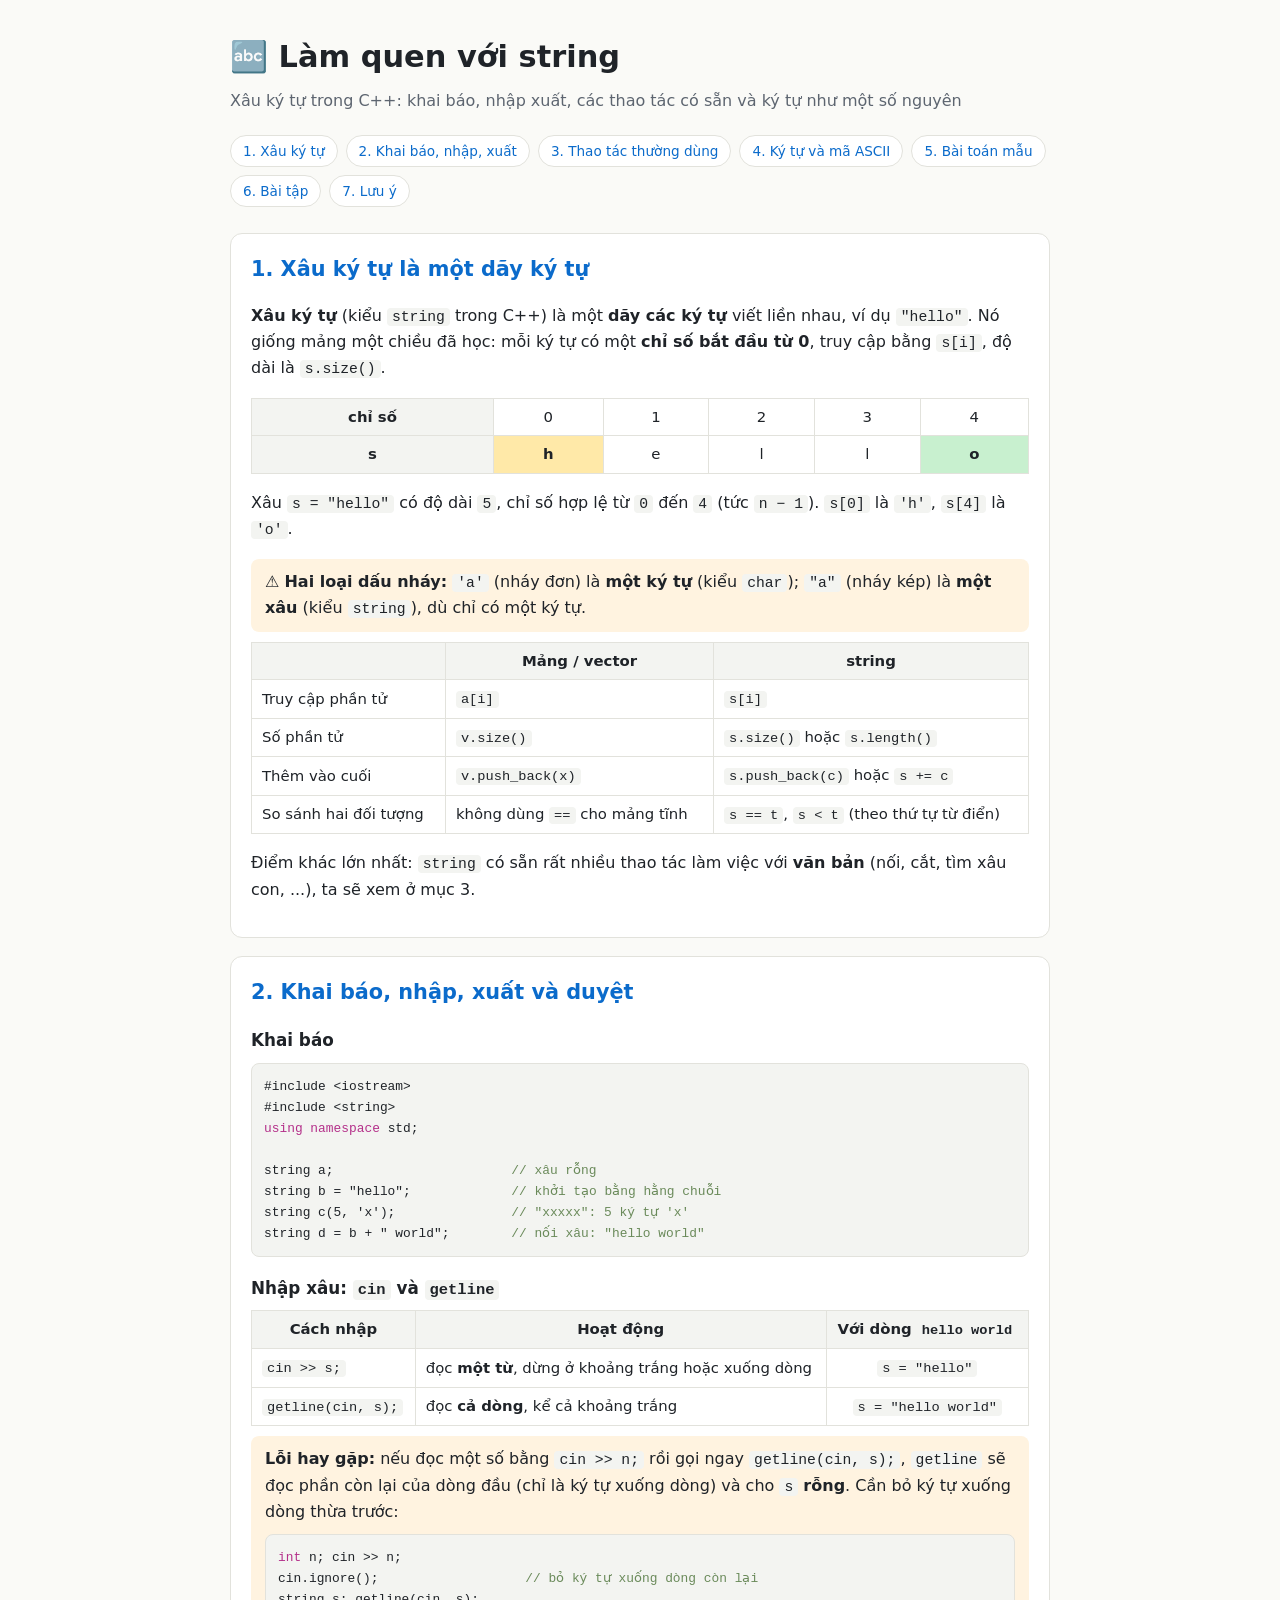
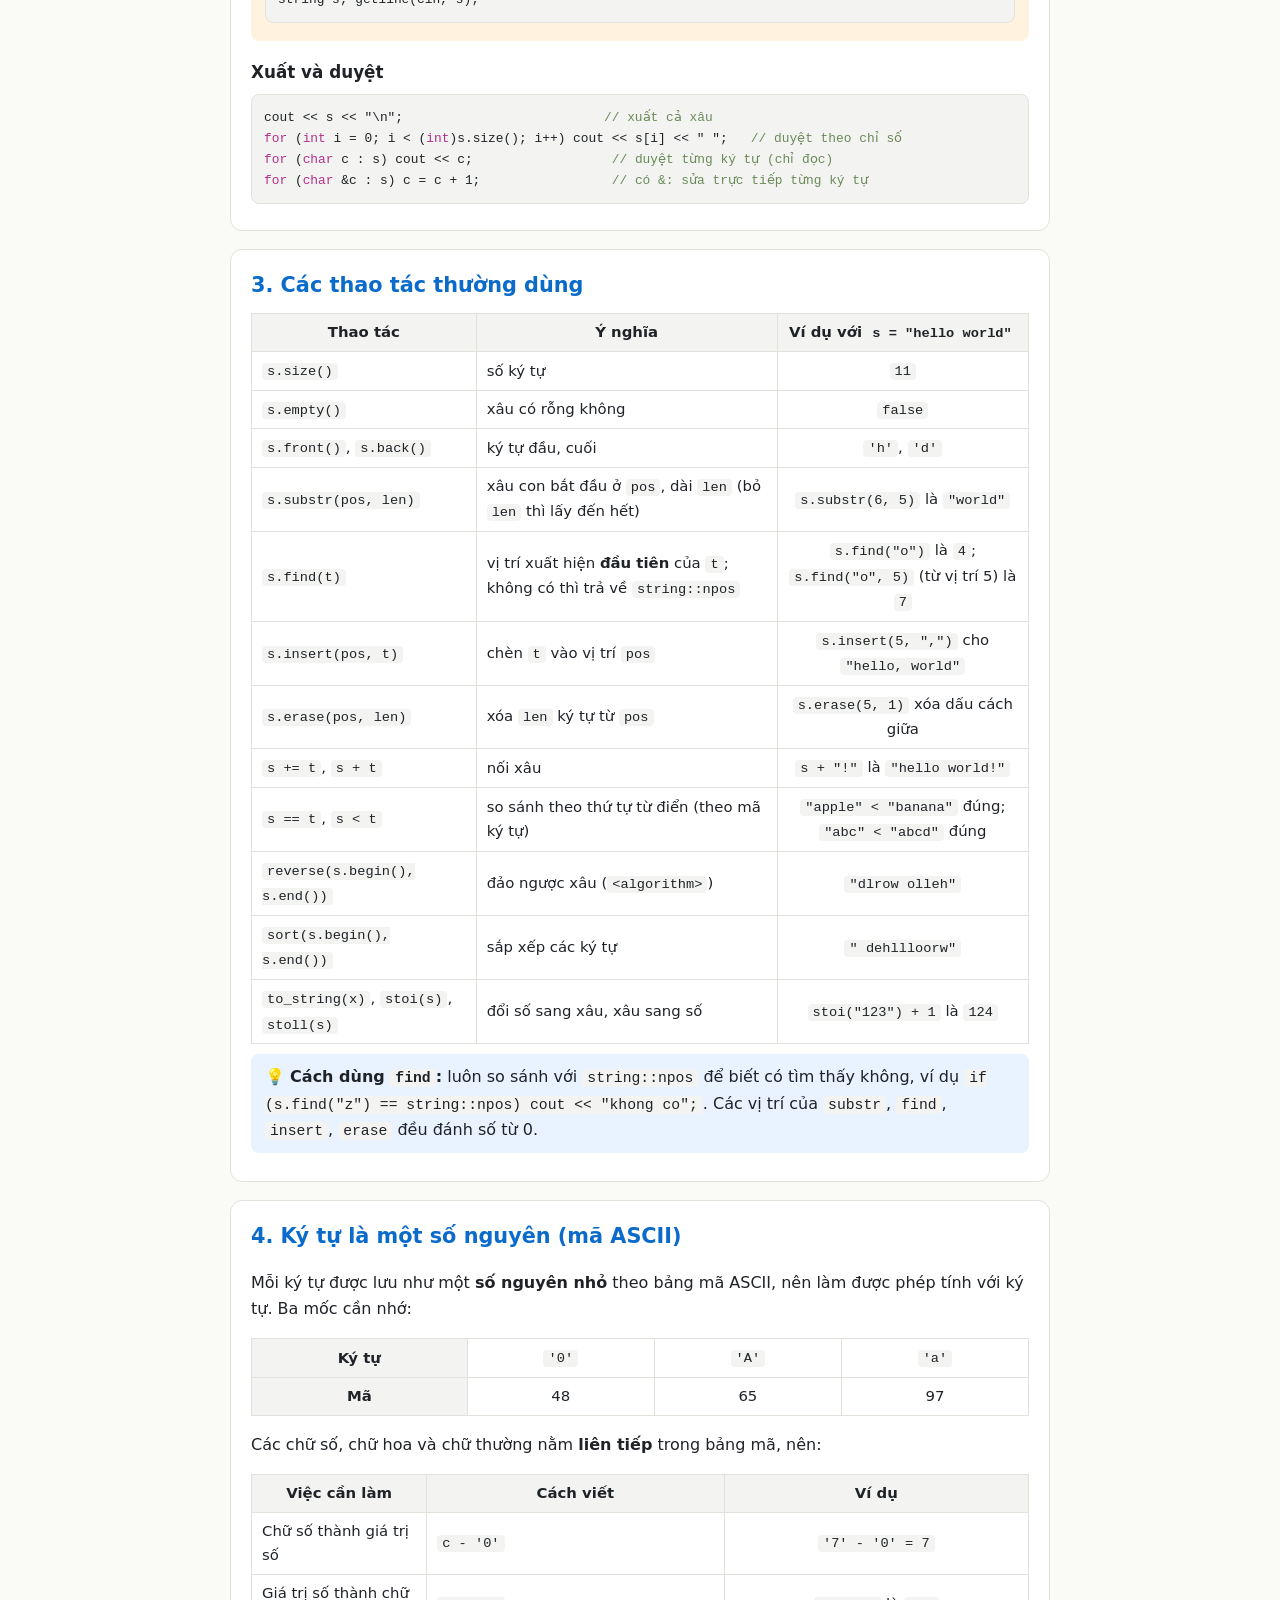
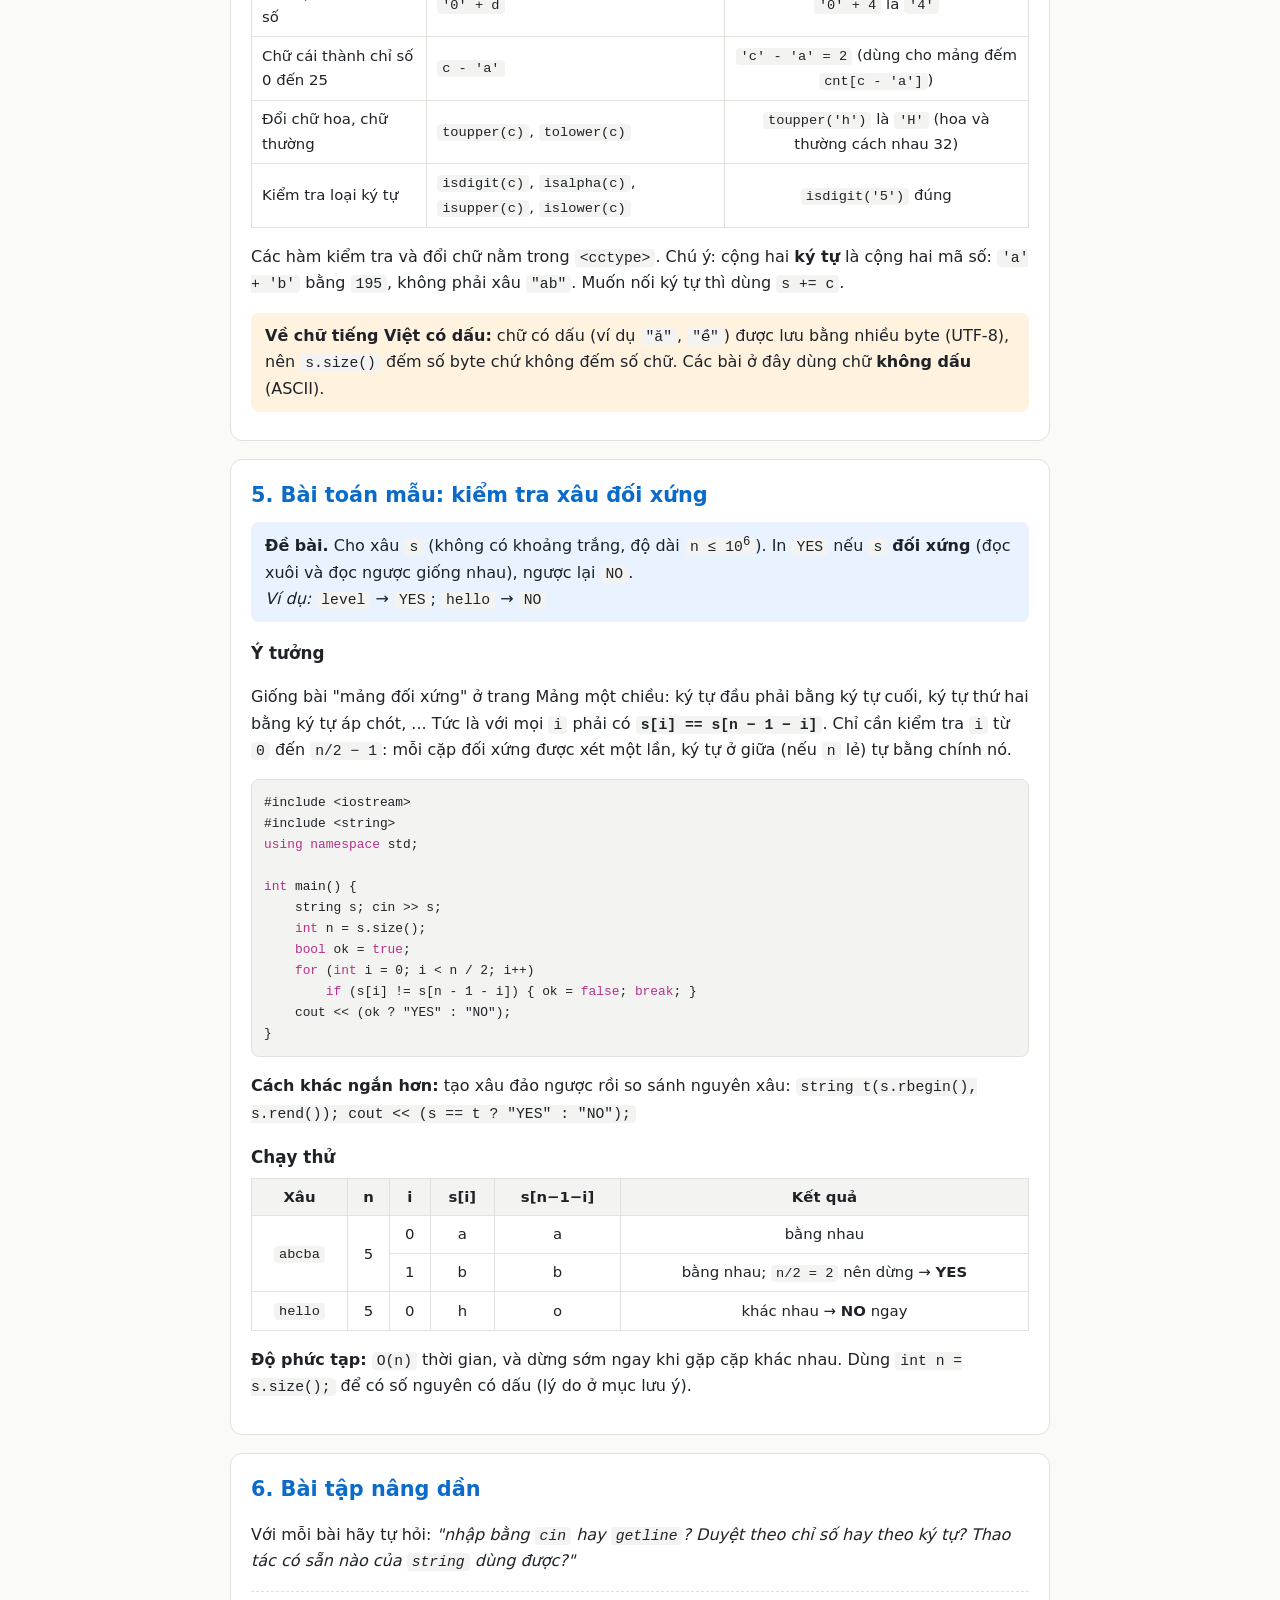
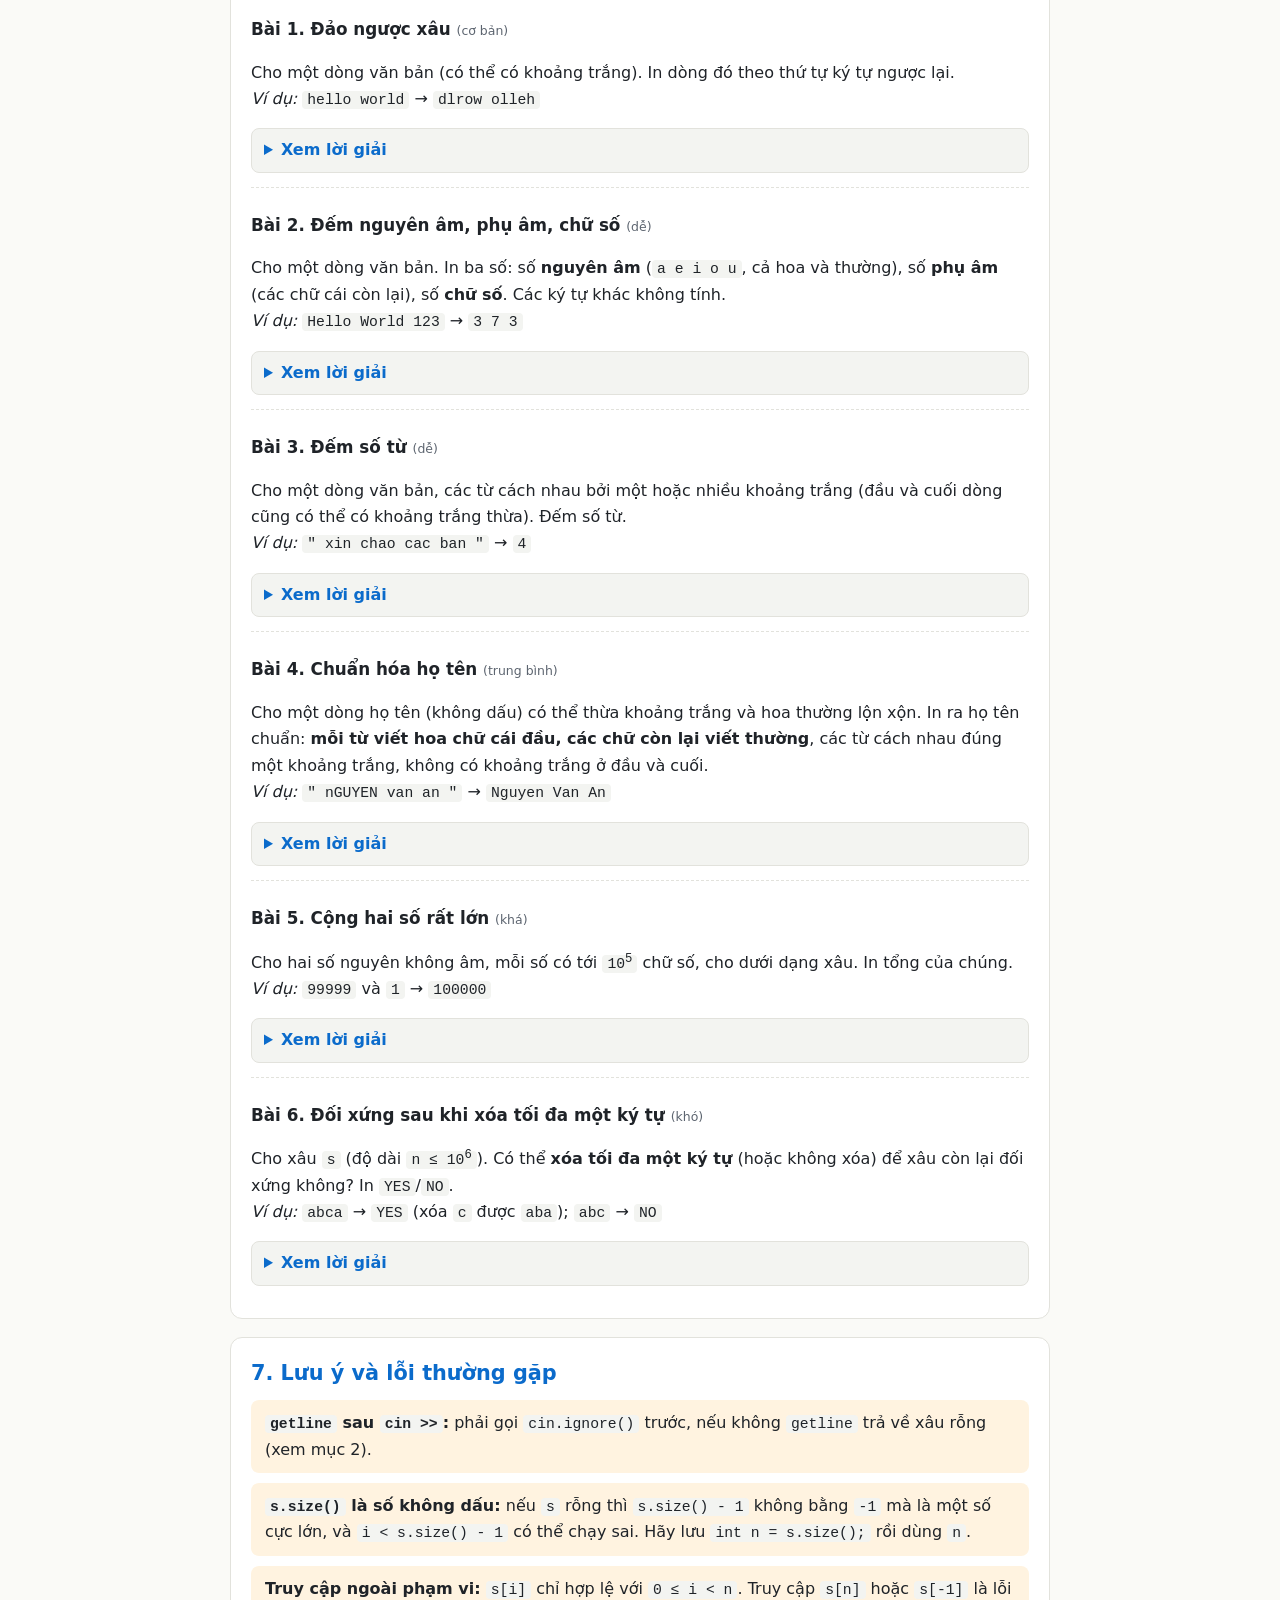
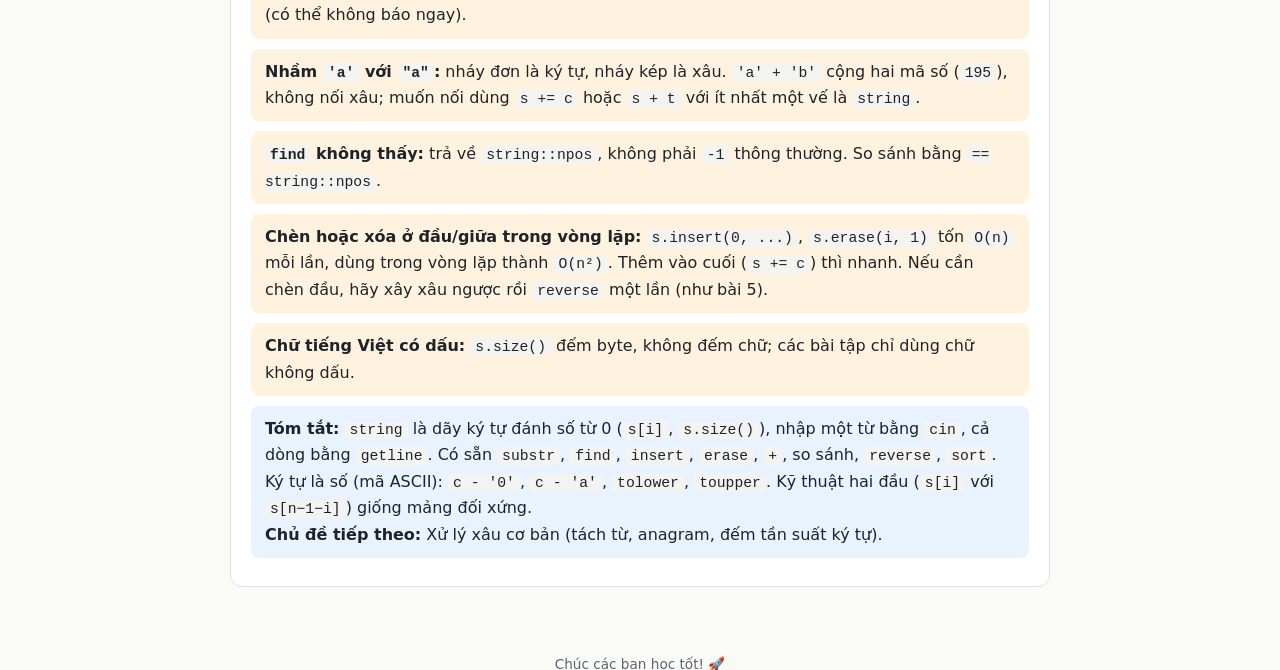
<file: StringCoBan.html>
<!DOCTYPE html>
<html lang="vi">
<head>
<meta charset="utf-8">
<meta name="viewport" content="width=device-width, initial-scale=1, viewport-fit=cover">
<title>Làm quen với string trong C++</title>
<style>
:root{--bg:#fafaf7;--fg:#1f2328;--mut:#5d6570;--card:#fff;--bd:#e2e2dc;--ac:#0b6bcb;--code:#f3f4f1;--tip:#e8f3ff;--warn:#fff3e0;--hl:#ffe9a8;--in:#c8f0cf;--out:#ffd2d2;
box-sizing:border-box;padding-top:env(safe-area-inset-top,0px);padding-bottom:env(safe-area-inset-bottom,0px)}
@media (prefers-color-scheme:dark){:root:not([data-theme="light"]){--bg:#15171a;--fg:#e6e8ea;--mut:#9aa3ad;--card:#1d2024;--bd:#30353b;--ac:#6cb2ff;--code:#101214;--tip:#17283a;--warn:#33291a;--hl:#5a4a14;--in:#1d4a2a;--out:#5a2323;color-scheme:dark}}
:root[data-theme="dark"]{--bg:#15171a;--fg:#e6e8ea;--mut:#9aa3ad;--card:#1d2024;--bd:#30353b;--ac:#6cb2ff;--code:#101214;--tip:#17283a;--warn:#33291a;--hl:#5a4a14;--in:#1d4a2a;--out:#5a2323;color-scheme:dark}
html{scroll-padding-top:env(safe-area-inset-top,0px);scroll-behavior:smooth}
body{margin:0;background:var(--bg);color:var(--fg);font:16px/1.65 system-ui,-apple-system,"Segoe UI",Roboto,sans-serif}
header{padding:32px 20px 20px;max-width:820px;margin:auto}
h1{margin:0 0 6px;font-size:1.9rem}
header p{margin:0;color:var(--mut)}
nav{max-width:820px;margin:0 auto;padding:0 20px 8px;display:flex;flex-wrap:wrap;gap:8px}
nav a{font-size:.85rem;padding:4px 12px;border:1px solid var(--bd);border-radius:99px;color:var(--ac);text-decoration:none;background:var(--card)}
main{max-width:820px;margin:auto;padding:0 20px 48px}
section{background:var(--card);border:1px solid var(--bd);border-radius:12px;padding:18px 20px;margin:18px 0}
h2{margin:0 0 10px;font-size:1.3rem;color:var(--ac)}
h3{margin:18px 0 6px;font-size:1.05rem}
pre{background:var(--code);border:1px solid var(--bd);border-radius:8px;padding:12px;overflow-x:auto;font:14px/1.5 ui-monospace,Consolas,Menlo,monospace;margin:8px 0}
code{font-family:ui-monospace,Consolas,Menlo,monospace;background:var(--code);padding:1px 5px;border-radius:4px;font-size:.92em}
pre code{background:none;padding:0}
.k{color:#b4308a}.c{color:#6a8a5a}
.box{border-radius:8px;padding:10px 14px;margin:10px 0;background:var(--tip)}
.box.w{background:var(--warn)}
.tbl{overflow-x:auto}
table{border-collapse:collapse;width:100%;font-size:.93rem;text-align:center}
th,td{border:1px solid var(--bd);padding:6px 10px}
th{background:var(--code)}
td.h{background:var(--hl);font-weight:600}
td.i{background:var(--in);font-weight:600}
td.o{background:var(--out)}
td.l{text-align:left}
.bt{border-top:1px dashed var(--bd);padding-top:6px}
details{margin:8px 0 14px;border:1px solid var(--bd);border-radius:8px;background:var(--code)}
summary{cursor:pointer;padding:8px 12px;font-weight:600;color:var(--ac)}
details[open]>summary{border-bottom:1px solid var(--bd)}
.sol{padding:4px 12px 8px}
.sol pre{background:var(--card)}
.lv{font-size:.78rem;color:var(--mut);font-weight:400}
footer{text-align:center;color:var(--mut);font-size:.85rem;padding-bottom:30px}
</style>
</head>
<body>
<header>
<h1>🔤 Làm quen với string</h1>
<p>Xâu ký tự trong C++: khai báo, nhập xuất, các thao tác có sẵn và ký tự như một số nguyên</p>
</header>
<nav>
<a href="#kn">1. Xâu ký tự</a><a href="#nhap">2. Khai báo, nhập, xuất</a><a href="#tt">3. Thao tác thường dùng</a><a href="#kt">4. Ký tự và mã ASCII</a><a href="#bt">5. Bài toán mẫu</a><a href="#bai-tap">6. Bài tập</a><a href="#luu">7. Lưu ý</a>
</nav>
<main>

<section id="kn">
<h2>1. Xâu ký tự là một dãy ký tự</h2>
<p><b>Xâu ký tự</b> (kiểu <code>string</code> trong C++) là một <b>dãy các ký tự</b> viết liền nhau, ví dụ <code>"hello"</code>. Nó giống mảng một chiều đã học: mỗi ký tự có một <b>chỉ số bắt đầu từ 0</b>, truy cập bằng <code>s[i]</code>, độ dài là <code>s.size()</code>.</p>
<div class="tbl"><table>
<tr><th>chỉ số</th><td>0</td><td>1</td><td>2</td><td>3</td><td>4</td></tr>
<tr><th>s</th><td class="h">h</td><td>e</td><td>l</td><td>l</td><td class="i">o</td></tr>
</table></div>
<p>Xâu <code>s = "hello"</code> có độ dài <code>5</code>, chỉ số hợp lệ từ <code>0</code> đến <code>4</code> (tức <code>n − 1</code>). <code>s[0]</code> là <code>'h'</code>, <code>s[4]</code> là <code>'o'</code>.</p>
<div class="box w">⚠️ <b>Hai loại dấu nháy:</b> <code>'a'</code> (nháy đơn) là <b>một ký tự</b> (kiểu <code>char</code>); <code>"a"</code> (nháy kép) là <b>một xâu</b> (kiểu <code>string</code>), dù chỉ có một ký tự.</div>
<div class="tbl"><table>
<tr><th></th><th>Mảng / vector</th><th>string</th></tr>
<tr><td class="l">Truy cập phần tử</td><td class="l"><code>a[i]</code></td><td class="l"><code>s[i]</code></td></tr>
<tr><td class="l">Số phần tử</td><td class="l"><code>v.size()</code></td><td class="l"><code>s.size()</code> hoặc <code>s.length()</code></td></tr>
<tr><td class="l">Thêm vào cuối</td><td class="l"><code>v.push_back(x)</code></td><td class="l"><code>s.push_back(c)</code> hoặc <code>s += c</code></td></tr>
<tr><td class="l">So sánh hai đối tượng</td><td class="l">không dùng <code>==</code> cho mảng tĩnh</td><td class="l"><code>s == t</code>, <code>s &lt; t</code> (theo thứ tự từ điển)</td></tr>
</table></div>
<p>Điểm khác lớn nhất: <code>string</code> có sẵn rất nhiều thao tác làm việc với <b>văn bản</b> (nối, cắt, tìm xâu con, ...), ta sẽ xem ở mục 3.</p>
</section>

<section id="nhap">
<h2>2. Khai báo, nhập, xuất và duyệt</h2>
<h3>Khai báo</h3>
<pre><code>#include &lt;iostream&gt;
#include &lt;string&gt;
<span class="k">using namespace</span> std;

string a;                       <span class="c">// xâu rỗng</span>
string b = "hello";             <span class="c">// khởi tạo bằng hằng chuỗi</span>
string c(5, 'x');               <span class="c">// "xxxxx": 5 ký tự 'x'</span>
string d = b + " world";        <span class="c">// nối xâu: "hello world"</span></code></pre>
<h3>Nhập xâu: <code>cin</code> và <code>getline</code></h3>
<div class="tbl"><table>
<tr><th>Cách nhập</th><th>Hoạt động</th><th>Với dòng <code>hello world</code></th></tr>
<tr><td class="l"><code>cin &gt;&gt; s;</code></td><td class="l">đọc <b>một từ</b>, dừng ở khoảng trắng hoặc xuống dòng</td><td><code>s = "hello"</code></td></tr>
<tr><td class="l"><code>getline(cin, s);</code></td><td class="l">đọc <b>cả dòng</b>, kể cả khoảng trắng</td><td><code>s = "hello world"</code></td></tr>
</table></div>
<div class="box w"><b>Lỗi hay gặp:</b> nếu đọc một số bằng <code>cin &gt;&gt; n;</code> rồi gọi ngay <code>getline(cin, s);</code>, <code>getline</code> sẽ đọc phần còn lại của dòng đầu (chỉ là ký tự xuống dòng) và cho <code>s</code> <b>rỗng</b>. Cần bỏ ký tự xuống dòng thừa trước:
<pre><code><span class="k">int</span> n; cin &gt;&gt; n;
cin.ignore();                   <span class="c">// bỏ ký tự xuống dòng còn lại</span>
string s; getline(cin, s);</code></pre></div>
<h3>Xuất và duyệt</h3>
<pre><code>cout &lt;&lt; s &lt;&lt; "\n";                          <span class="c">// xuất cả xâu</span>
<span class="k">for</span> (<span class="k">int</span> i = 0; i &lt; (<span class="k">int</span>)s.size(); i++) cout &lt;&lt; s[i] &lt;&lt; " ";   <span class="c">// duyệt theo chỉ số</span>
<span class="k">for</span> (<span class="k">char</span> c : s) cout &lt;&lt; c;                  <span class="c">// duyệt từng ký tự (chỉ đọc)</span>
<span class="k">for</span> (<span class="k">char</span> &amp;c : s) c = c + 1;                 <span class="c">// có &amp;: sửa trực tiếp từng ký tự</span></code></pre>
</section>

<section id="tt">
<h2>3. Các thao tác thường dùng</h2>
<div class="tbl"><table>
<tr><th>Thao tác</th><th>Ý nghĩa</th><th>Ví dụ với <code>s = "hello world"</code></th></tr>
<tr><td class="l"><code>s.size()</code></td><td class="l">số ký tự</td><td><code>11</code></td></tr>
<tr><td class="l"><code>s.empty()</code></td><td class="l">xâu có rỗng không</td><td><code>false</code></td></tr>
<tr><td class="l"><code>s.front()</code>, <code>s.back()</code></td><td class="l">ký tự đầu, cuối</td><td><code>'h'</code>, <code>'d'</code></td></tr>
<tr><td class="l"><code>s.substr(pos, len)</code></td><td class="l">xâu con bắt đầu ở <code>pos</code>, dài <code>len</code> (bỏ <code>len</code> thì lấy đến hết)</td><td><code>s.substr(6, 5)</code> là <code>"world"</code></td></tr>
<tr><td class="l"><code>s.find(t)</code></td><td class="l">vị trí xuất hiện <b>đầu tiên</b> của <code>t</code>; không có thì trả về <code>string::npos</code></td><td><code>s.find("o")</code> là <code>4</code>; <code>s.find("o", 5)</code> (từ vị trí 5) là <code>7</code></td></tr>
<tr><td class="l"><code>s.insert(pos, t)</code></td><td class="l">chèn <code>t</code> vào vị trí <code>pos</code></td><td><code>s.insert(5, ",")</code> cho <code>"hello, world"</code></td></tr>
<tr><td class="l"><code>s.erase(pos, len)</code></td><td class="l">xóa <code>len</code> ký tự từ <code>pos</code></td><td><code>s.erase(5, 1)</code> xóa dấu cách giữa</td></tr>
<tr><td class="l"><code>s += t</code>, <code>s + t</code></td><td class="l">nối xâu</td><td><code>s + "!"</code> là <code>"hello world!"</code></td></tr>
<tr><td class="l"><code>s == t</code>, <code>s &lt; t</code></td><td class="l">so sánh theo thứ tự từ điển (theo mã ký tự)</td><td><code>"apple" &lt; "banana"</code> đúng; <code>"abc" &lt; "abcd"</code> đúng</td></tr>
<tr><td class="l"><code>reverse(s.begin(), s.end())</code></td><td class="l">đảo ngược xâu (<code>&lt;algorithm&gt;</code>)</td><td><code>"dlrow olleh"</code></td></tr>
<tr><td class="l"><code>sort(s.begin(), s.end())</code></td><td class="l">sắp xếp các ký tự</td><td><code>" dehllloorw"</code></td></tr>
<tr><td class="l"><code>to_string(x)</code>, <code>stoi(s)</code>, <code>stoll(s)</code></td><td class="l">đổi số sang xâu, xâu sang số</td><td><code>stoi("123") + 1</code> là <code>124</code></td></tr>
</table></div>
<div class="box">💡 <b>Cách dùng <code>find</code>:</b> luôn so sánh với <code>string::npos</code> để biết có tìm thấy không, ví dụ <code>if (s.find("z") == string::npos) cout &lt;&lt; "khong co";</code>. Các vị trí của <code>substr</code>, <code>find</code>, <code>insert</code>, <code>erase</code> đều đánh số từ 0.</div>
</section>

<section id="kt">
<h2>4. Ký tự là một số nguyên (mã ASCII)</h2>
<p>Mỗi ký tự được lưu như một <b>số nguyên nhỏ</b> theo bảng mã ASCII, nên làm được phép tính với ký tự. Ba mốc cần nhớ:</p>
<div class="tbl"><table>
<tr><th>Ký tự</th><td><code>'0'</code></td><td><code>'A'</code></td><td><code>'a'</code></td></tr>
<tr><th>Mã</th><td>48</td><td>65</td><td>97</td></tr>
</table></div>
<p>Các chữ số, chữ hoa và chữ thường nằm <b>liên tiếp</b> trong bảng mã, nên:</p>
<div class="tbl"><table>
<tr><th>Việc cần làm</th><th>Cách viết</th><th>Ví dụ</th></tr>
<tr><td class="l">Chữ số thành giá trị số</td><td class="l"><code>c - '0'</code></td><td><code>'7' - '0' = 7</code></td></tr>
<tr><td class="l">Giá trị số thành chữ số</td><td class="l"><code>'0' + d</code></td><td><code>'0' + 4</code> là <code>'4'</code></td></tr>
<tr><td class="l">Chữ cái thành chỉ số 0 đến 25</td><td class="l"><code>c - 'a'</code></td><td><code>'c' - 'a' = 2</code> (dùng cho mảng đếm <code>cnt[c - 'a']</code>)</td></tr>
<tr><td class="l">Đổi chữ hoa, chữ thường</td><td class="l"><code>toupper(c)</code>, <code>tolower(c)</code></td><td><code>toupper('h')</code> là <code>'H'</code> (hoa và thường cách nhau 32)</td></tr>
<tr><td class="l">Kiểm tra loại ký tự</td><td class="l"><code>isdigit(c)</code>, <code>isalpha(c)</code>, <code>isupper(c)</code>, <code>islower(c)</code></td><td><code>isdigit('5')</code> đúng</td></tr>
</table></div>
<p>Các hàm kiểm tra và đổi chữ nằm trong <code>&lt;cctype&gt;</code>. Chú ý: cộng hai <b>ký tự</b> là cộng hai mã số: <code>'a' + 'b'</code> bằng <code>195</code>, không phải xâu <code>"ab"</code>. Muốn nối ký tự thì dùng <code>s += c</code>.</p>
<div class="box w"><b>Về chữ tiếng Việt có dấu:</b> chữ có dấu (ví dụ <code>"ă"</code>, <code>"ề"</code>) được lưu bằng nhiều byte (UTF-8), nên <code>s.size()</code> đếm số byte chứ không đếm số chữ. Các bài ở đây dùng chữ <b>không dấu</b> (ASCII).</div>
</section>

<section id="bt">
<h2>5. Bài toán mẫu: kiểm tra xâu đối xứng</h2>
<div class="box"><b>Đề bài.</b> Cho xâu <code>s</code> (không có khoảng trắng, độ dài <code>n ≤ 10<sup>6</sup></code>). In <code>YES</code> nếu <code>s</code> <b>đối xứng</b> (đọc xuôi và đọc ngược giống nhau), ngược lại <code>NO</code>.<br><i>Ví dụ:</i> <code>level</code> → <code>YES</code>; <code>hello</code> → <code>NO</code></div>
<h3>Ý tưởng</h3>
<p>Giống bài "mảng đối xứng" ở trang Mảng một chiều: ký tự đầu phải bằng ký tự cuối, ký tự thứ hai bằng ký tự áp chót, ... Tức là với mọi <code>i</code> phải có <b><code>s[i] == s[n − 1 − i]</code></b>. Chỉ cần kiểm tra <code>i</code> từ <code>0</code> đến <code>n/2 − 1</code>: mỗi cặp đối xứng được xét một lần, ký tự ở giữa (nếu <code>n</code> lẻ) tự bằng chính nó.</p>
<pre><code>#include &lt;iostream&gt;
#include &lt;string&gt;
<span class="k">using namespace</span> std;

<span class="k">int</span> main() {
    string s; cin &gt;&gt; s;
    <span class="k">int</span> n = s.size();
    <span class="k">bool</span> ok = <span class="k">true</span>;
    <span class="k">for</span> (<span class="k">int</span> i = 0; i &lt; n / 2; i++)
        <span class="k">if</span> (s[i] != s[n - 1 - i]) { ok = <span class="k">false</span>; <span class="k">break</span>; }
    cout &lt;&lt; (ok ? "YES" : "NO");
}</code></pre>
<p><b>Cách khác ngắn hơn:</b> tạo xâu đảo ngược rồi so sánh nguyên xâu: <code>string t(s.rbegin(), s.rend()); cout &lt;&lt; (s == t ? "YES" : "NO");</code></p>
<h3>Chạy thử</h3>
<div class="tbl"><table>
<tr><th>Xâu</th><th>n</th><th>i</th><th>s[i]</th><th>s[n−1−i]</th><th>Kết quả</th></tr>
<tr><td rowspan="2"><code>abcba</code></td><td rowspan="2">5</td><td>0</td><td>a</td><td>a</td><td>bằng nhau</td></tr>
<tr><td>1</td><td>b</td><td>b</td><td>bằng nhau; <code>n/2 = 2</code> nên dừng → <b>YES</b></td></tr>
<tr><td><code>hello</code></td><td>5</td><td>0</td><td>h</td><td>o</td><td>khác nhau → <b>NO</b> ngay</td></tr>
</table></div>
<p><b>Độ phức tạp:</b> <code>O(n)</code> thời gian, và dừng sớm ngay khi gặp cặp khác nhau. Dùng <code>int n = s.size();</code> để có số nguyên có dấu (lý do ở mục lưu ý).</p>
</section>

<section id="bai-tap">
<h2>6. Bài tập nâng dần</h2>
<p>Với mỗi bài hãy tự hỏi: <i>"nhập bằng <code>cin</code> hay <code>getline</code>? Duyệt theo chỉ số hay theo ký tự? Thao tác có sẵn nào của <code>string</code> dùng được?"</i></p>

<div class="bt"><h3>Bài 1. Đảo ngược xâu <span class="lv">(cơ bản)</span></h3>
<p>Cho một dòng văn bản (có thể có khoảng trắng). In dòng đó theo thứ tự ký tự ngược lại.<br><i>Ví dụ:</i> <code>hello world</code> → <code>dlrow olleh</code></p>
<details><summary>Xem lời giải</summary><div class="sol">
<p><b>Hướng dẫn:</b> vì có khoảng trắng nên đọc cả dòng bằng <code>getline</code>. Dùng <code>reverse</code> của thư viện.</p>
<pre><code>string s; getline(cin, s);
reverse(s.begin(), s.end());          <span class="c">// #include &lt;algorithm&gt;</span>
cout &lt;&lt; s;</code></pre>
<p><i>Kiểm tra:</i> <code>"hello world"</code> đảo ngược ra <code>"dlrow olleh"</code> ✔. Nếu <code>s</code> được đọc sau một lần <code>cin &gt;&gt; n</code>, nhớ <code>cin.ignore()</code>.</p></div></details></div>

<div class="bt"><h3>Bài 2. Đếm nguyên âm, phụ âm, chữ số <span class="lv">(dễ)</span></h3>
<p>Cho một dòng văn bản. In ba số: số <b>nguyên âm</b> (<code>a e i o u</code>, cả hoa và thường), số <b>phụ âm</b> (các chữ cái còn lại), số <b>chữ số</b>. Các ký tự khác không tính.<br><i>Ví dụ:</i> <code>Hello World 123</code> → <code>3 7 3</code></p>
<details><summary>Xem lời giải</summary><div class="sol">
<p><b>Hướng dẫn:</b> duyệt từng ký tự, phân loại bằng <code>isdigit</code>, <code>isalpha</code>. Với chữ cái, đổi sang chữ thường rồi so với năm nguyên âm.</p>
<pre><code>string s; getline(cin, s);
<span class="k">int</span> v = 0, c = 0, d = 0;
<span class="k">for</span> (<span class="k">char</span> ch : s) {
    <span class="k">if</span> (isdigit(ch)) d++;
    <span class="k">else if</span> (isalpha(ch)) {
        <span class="k">char</span> l = tolower(ch);
        <span class="k">if</span> (l == 'a' || l == 'e' || l == 'i' || l == 'o' || l == 'u') v++;
        <span class="k">else</span> c++;
    }
}
cout &lt;&lt; v &lt;&lt; " " &lt;&lt; c &lt;&lt; " " &lt;&lt; d;</code></pre>
<p><i>Kiểm tra:</i> trong <code>Hello World 123</code> có 10 chữ cái: nguyên âm <code>e, o, o</code> (3), phụ âm <code>H, l, l, W, r, l, d</code> (7), và 3 chữ số ✔.</p></div></details></div>

<div class="bt"><h3>Bài 3. Đếm số từ <span class="lv">(dễ)</span></h3>
<p>Cho một dòng văn bản, các từ cách nhau bởi một hoặc nhiều khoảng trắng (đầu và cuối dòng cũng có thể có khoảng trắng thừa). Đếm số từ.<br><i>Ví dụ:</i> <code>"  xin   chao  cac ban "</code> → <code>4</code></p>
<details><summary>Xem lời giải</summary><div class="sol">
<p><b>Hướng dẫn:</b> nếu dùng <code>cin &gt;&gt; w</code> liên tiếp, mỗi lần đọc một <b>từ</b> và tự bỏ qua mọi khoảng trắng thừa. Có thể đọc từ chuỗi bằng <code>istringstream</code> (thư viện <code>&lt;sstream&gt;</code>) để đọc từng từ trong một dòng đã có sẵn.</p>
<pre><code>string s; getline(cin, s);
istringstream iss(s);
string w; <span class="k">int</span> dem = 0;
<span class="k">while</span> (iss &gt;&gt; w) dem++;
cout &lt;&lt; dem;</code></pre>
<p><i>Kiểm tra:</i> bỏ qua khoảng trắng thừa, đọc được <code>xin</code>, <code>chao</code>, <code>cac</code>, <code>ban</code> → <code>4</code> ✔. (Cách tự đếm: một "từ mới" bắt đầu ở ký tự không phải khoảng trắng mà ký tự đứng ngay trước nó là khoảng trắng hoặc không có.)</p></div></details></div>

<div class="bt"><h3>Bài 4. Chuẩn hóa họ tên <span class="lv">(trung bình)</span></h3>
<p>Cho một dòng họ tên (không dấu) có thể thừa khoảng trắng và hoa thường lộn xộn. In ra họ tên chuẩn: <b>mỗi từ viết hoa chữ cái đầu, các chữ còn lại viết thường</b>, các từ cách nhau đúng một khoảng trắng, không có khoảng trắng ở đầu và cuối.<br><i>Ví dụ:</i> <code>"  nGUYEN   van  an "</code> → <code>Nguyen Van An</code></p>
<details><summary>Xem lời giải</summary><div class="sol">
<p><b>Hướng dẫn:</b> tách từng từ bằng <code>istringstream</code> (như bài 3). Với mỗi từ: đổi hết sang chữ thường, rồi đổi chữ đầu thành chữ hoa. Nối vào kết quả, thêm một dấu cách <b>trước</b> mỗi từ trừ từ đầu tiên.</p>
<pre><code>string s; getline(cin, s);
istringstream iss(s);
string w, kq;
<span class="k">while</span> (iss &gt;&gt; w) {
    <span class="k">for</span> (<span class="k">char</span> &amp;c : w) c = tolower(c);
    w[0] = toupper(w[0]);
    <span class="k">if</span> (!kq.empty()) kq += " ";
    kq += w;
}
cout &lt;&lt; kq;</code></pre>
<p><i>Kiểm tra:</i> các từ <code>nGUYEN</code>, <code>van</code>, <code>an</code> thành <code>Nguyen</code>, <code>Van</code>, <code>An</code> rồi nối bằng một dấu cách ✔.</p></div></details></div>

<div class="bt"><h3>Bài 5. Cộng hai số rất lớn <span class="lv">(khá)</span></h3>
<p>Cho hai số nguyên không âm, mỗi số có tới <code>10<sup>5</sup></code> chữ số, cho dưới dạng xâu. In tổng của chúng.<br><i>Ví dụ:</i> <code>99999</code> và <code>1</code> → <code>100000</code></p>
<details><summary>Xem lời giải</summary><div class="sol">
<p><b>Hướng dẫn:</b> số quá lớn nên không lưu được vào <code>long long</code>; ta cộng bằng tay như ở tiểu học. Đi từ <b>chữ số cuối</b> về đầu của cả hai xâu, cộng hai chữ số cùng hàng và số <b>nhớ</b> (<code>carry</code>), ghi chữ số hàng đơn vị của tổng, nhớ phần chục. Tiếp tục đến khi hết cả hai xâu và hết nhớ. Kết quả ghi theo thứ tự ngược nên cuối cùng đảo lại.</p>
<pre><code>string a, b; cin &gt;&gt; a &gt;&gt; b;
string r;
<span class="k">int</span> i = a.size() - 1, j = b.size() - 1, nho = 0;
<span class="k">while</span> (i &gt;= 0 || j &gt;= 0 || nho) {
    <span class="k">int</span> t = nho;
    <span class="k">if</span> (i &gt;= 0) t += a[i--] - '0';       <span class="c">// chữ số thành giá trị</span>
    <span class="k">if</span> (j &gt;= 0) t += b[j--] - '0';
    r.push_back('0' + t % 10);               <span class="c">// giá trị thành chữ số</span>
    nho = t / 10;
}
reverse(r.begin(), r.end());
cout &lt;&lt; r;</code></pre>
<p><i>Chạy thử</i> <code>99999 + 1</code>: từ phải sang trái được <code>9+1=10</code> (ghi 0, nhớ 1), rồi bốn lần <code>9 + nhớ 1 = 10</code> (ghi 0, nhớ 1), cuối cùng còn nhớ 1 (ghi 1) → ghi ngược <code>000001</code>, đảo lại <code>100000</code> ✔. Độ phức tạp <code>O(độ dài)</code>. Bài này dùng cả <code>c - '0'</code> lẫn <code>'0' + d</code> ở mục 4.</p></div></details></div>

<div class="bt"><h3>Bài 6. Đối xứng sau khi xóa tối đa một ký tự <span class="lv">(khó)</span></h3>
<p>Cho xâu <code>s</code> (độ dài <code>n ≤ 10<sup>6</sup></code>). Có thể <b>xóa tối đa một ký tự</b> (hoặc không xóa) để xâu còn lại đối xứng không? In <code>YES</code>/<code>NO</code>.<br><i>Ví dụ:</i> <code>abca</code> → <code>YES</code> (xóa <code>c</code> được <code>aba</code>); <code>abc</code> → <code>NO</code></p>
<details><summary>Xem lời giải</summary><div class="sol">
<p><b>Hướng dẫn:</b> thử xóa từng ký tự rồi kiểm tra đối xứng thì tốn <code>O(n²)</code>. Dùng <b>hai con trỏ</b> từ hai đầu vào giữa như bài mẫu: khi <code>s[l] == s[r]</code> thì thu hẹp. Lần đầu gặp <b>cặp khác nhau</b>, ta buộc phải xóa một trong hai ký tự đó: xóa <code>s[l]</code> (kiểm tra đoạn <code>[l+1, r]</code> có đối xứng không) hoặc xóa <code>s[r]</code> (đoạn <code>[l, r−1]</code>). Nếu một trong hai đoạn đối xứng thì <code>YES</code>. Chỉ cần thử hai khả năng này, không phải thử mọi vị trí.</p>
<pre><code><span class="k">bool</span> doiXung(<span class="k">const</span> string &amp;s, <span class="k">int</span> l, <span class="k">int</span> r) {
    <span class="k">while</span> (l &lt; r) {
        <span class="k">if</span> (s[l] != s[r]) <span class="k">return false</span>;
        l++; r--;
    }
    <span class="k">return true</span>;
}

<span class="c">// trong main</span>
<span class="k">int</span> l = 0, r = s.size() - 1; <span class="k">bool</span> ok = <span class="k">true</span>;
<span class="k">while</span> (l &lt; r) {
    <span class="k">if</span> (s[l] == s[r]) { l++; r--; }
    <span class="k">else</span> { ok = doiXung(s, l + 1, r) || doiXung(s, l, r - 1); <span class="k">break</span>; }
}
cout &lt;&lt; (ok ? "YES" : "NO");</code></pre>
<p><i>Chạy thử</i> <code>abca</code>: <code>a = a</code> thu hẹp về <code>l=1, r=2</code>; <code>b ≠ c</code>: thử xóa <code>b</code> (đoạn <code>"c"</code> đối xứng) → <b>YES</b>. Với <code>abc</code>: <code>a ≠ c</code>, đoạn <code>"bc"</code> và <code>"ab"</code> đều không đối xứng → <b>NO</b> ✔. Độ phức tạp <code>O(n)</code>.</p></div></details></div>
</section>

<section id="luu">
<h2>7. Lưu ý và lỗi thường gặp</h2>
<div class="box w"><b><code>getline</code> sau <code>cin &gt;&gt;</code>:</b> phải gọi <code>cin.ignore()</code> trước, nếu không <code>getline</code> trả về xâu rỗng (xem mục 2).</div>
<div class="box w"><b><code>s.size()</code> là số không dấu:</b> nếu <code>s</code> rỗng thì <code>s.size() - 1</code> không bằng <code>-1</code> mà là một số cực lớn, và <code>i &lt; s.size() - 1</code> có thể chạy sai. Hãy lưu <code>int n = s.size();</code> rồi dùng <code>n</code>.</div>
<div class="box w"><b>Truy cập ngoài phạm vi:</b> <code>s[i]</code> chỉ hợp lệ với <code>0 ≤ i &lt; n</code>. Truy cập <code>s[n]</code> hoặc <code>s[-1]</code> là lỗi (có thể không báo ngay).</div>
<div class="box w"><b>Nhầm <code>'a'</code> với <code>"a"</code>:</b> nháy đơn là ký tự, nháy kép là xâu. <code>'a' + 'b'</code> cộng hai mã số (<code>195</code>), không nối xâu; muốn nối dùng <code>s += c</code> hoặc <code>s + t</code> với ít nhất một vế là <code>string</code>.</div>
<div class="box w"><b><code>find</code> không thấy:</b> trả về <code>string::npos</code>, không phải <code>-1</code> thông thường. So sánh bằng <code>== string::npos</code>.</div>
<div class="box w"><b>Chèn hoặc xóa ở đầu/giữa trong vòng lặp:</b> <code>s.insert(0, ...)</code>, <code>s.erase(i, 1)</code> tốn <code>O(n)</code> mỗi lần, dùng trong vòng lặp thành <code>O(n²)</code>. Thêm vào cuối (<code>s += c</code>) thì nhanh. Nếu cần chèn đầu, hãy xây xâu ngược rồi <code>reverse</code> một lần (như bài 5).</div>
<div class="box w"><b>Chữ tiếng Việt có dấu:</b> <code>s.size()</code> đếm byte, không đếm chữ; các bài tập chỉ dùng chữ không dấu.</div>
<div class="box"><b>Tóm tắt:</b> <code>string</code> là dãy ký tự đánh số từ 0 (<code>s[i]</code>, <code>s.size()</code>), nhập một từ bằng <code>cin</code>, cả dòng bằng <code>getline</code>. Có sẵn <code>substr</code>, <code>find</code>, <code>insert</code>, <code>erase</code>, <code>+</code>, so sánh, <code>reverse</code>, <code>sort</code>. Ký tự là số (mã ASCII): <code>c - '0'</code>, <code>c - 'a'</code>, <code>tolower</code>, <code>toupper</code>. Kỹ thuật hai đầu (<code>s[i]</code> với <code>s[n−1−i]</code>) giống mảng đối xứng.<br><b>Chủ đề tiếp theo:</b> Xử lý xâu cơ bản (tách từ, anagram, đếm tần suất ký tự).</div>
</section>

</main>
<footer>Chúc các bạn học tốt! 🚀</footer>
</body>
</html>
</file>
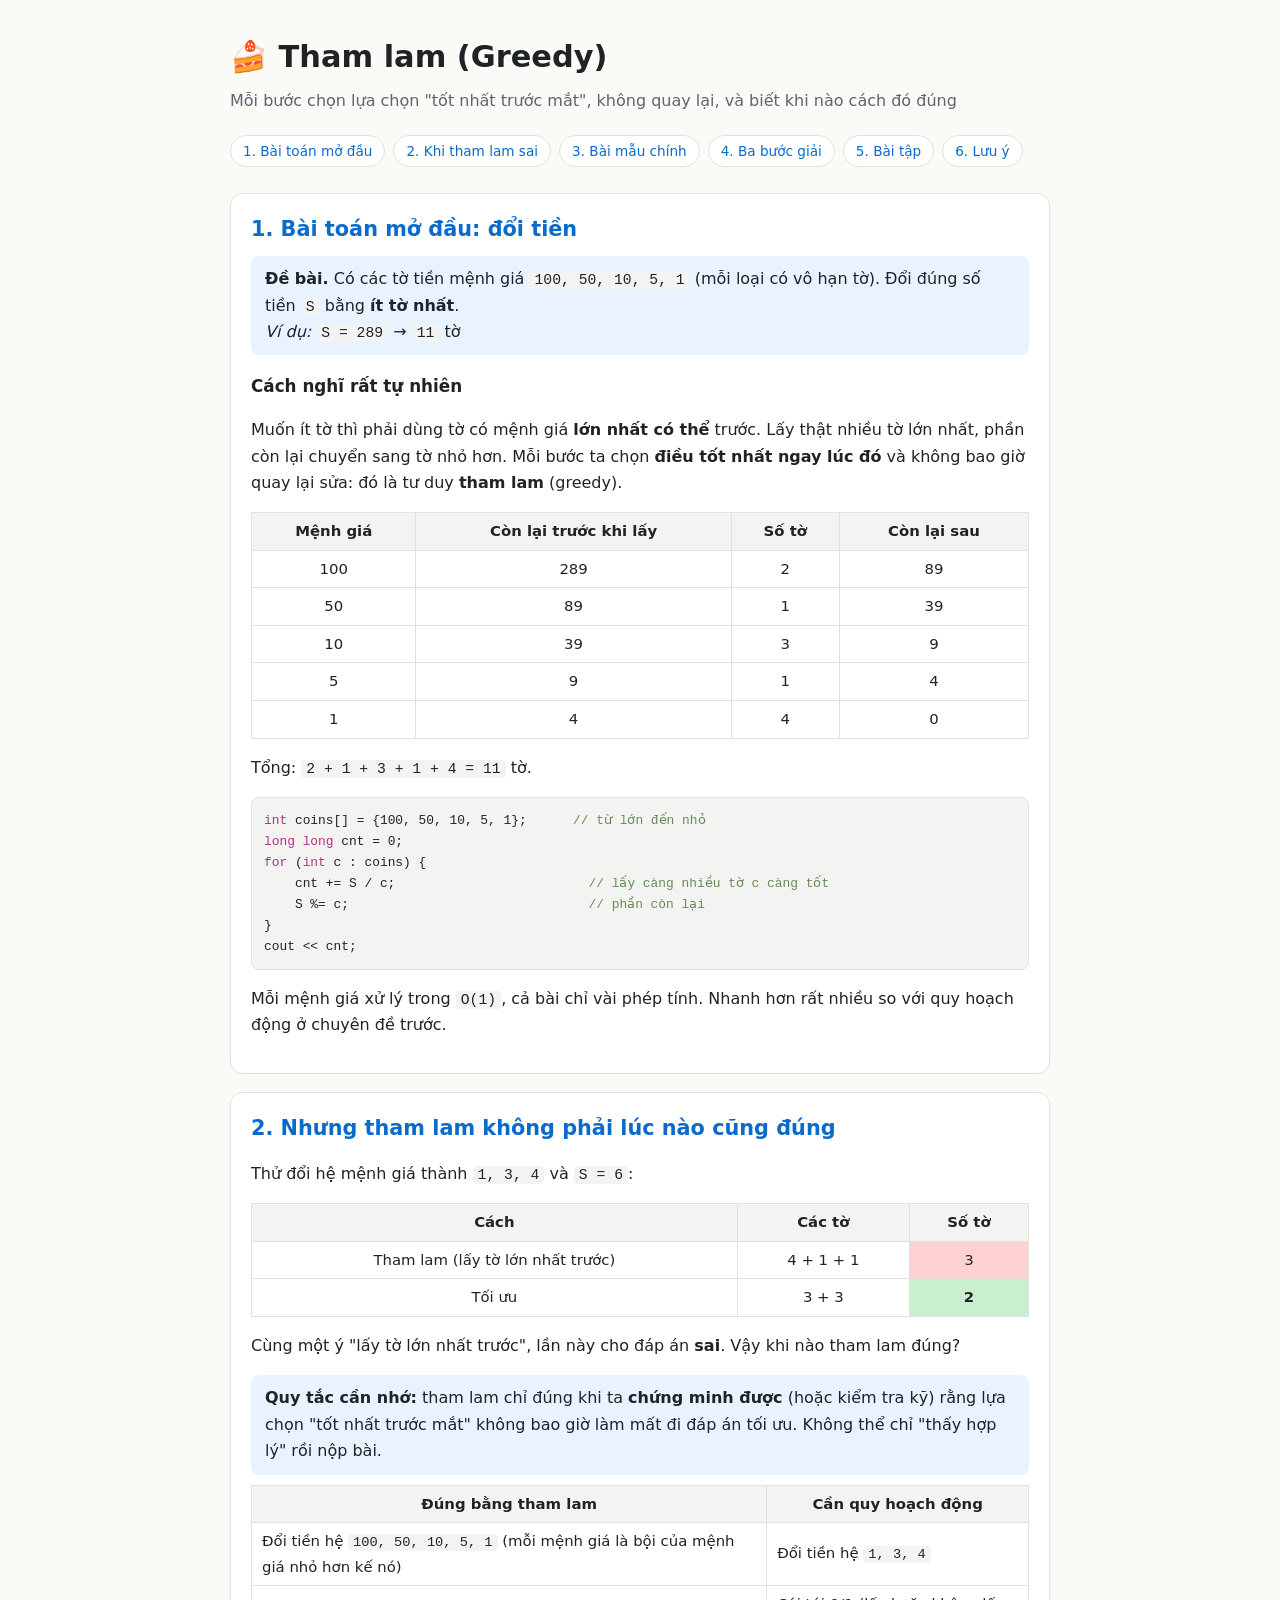
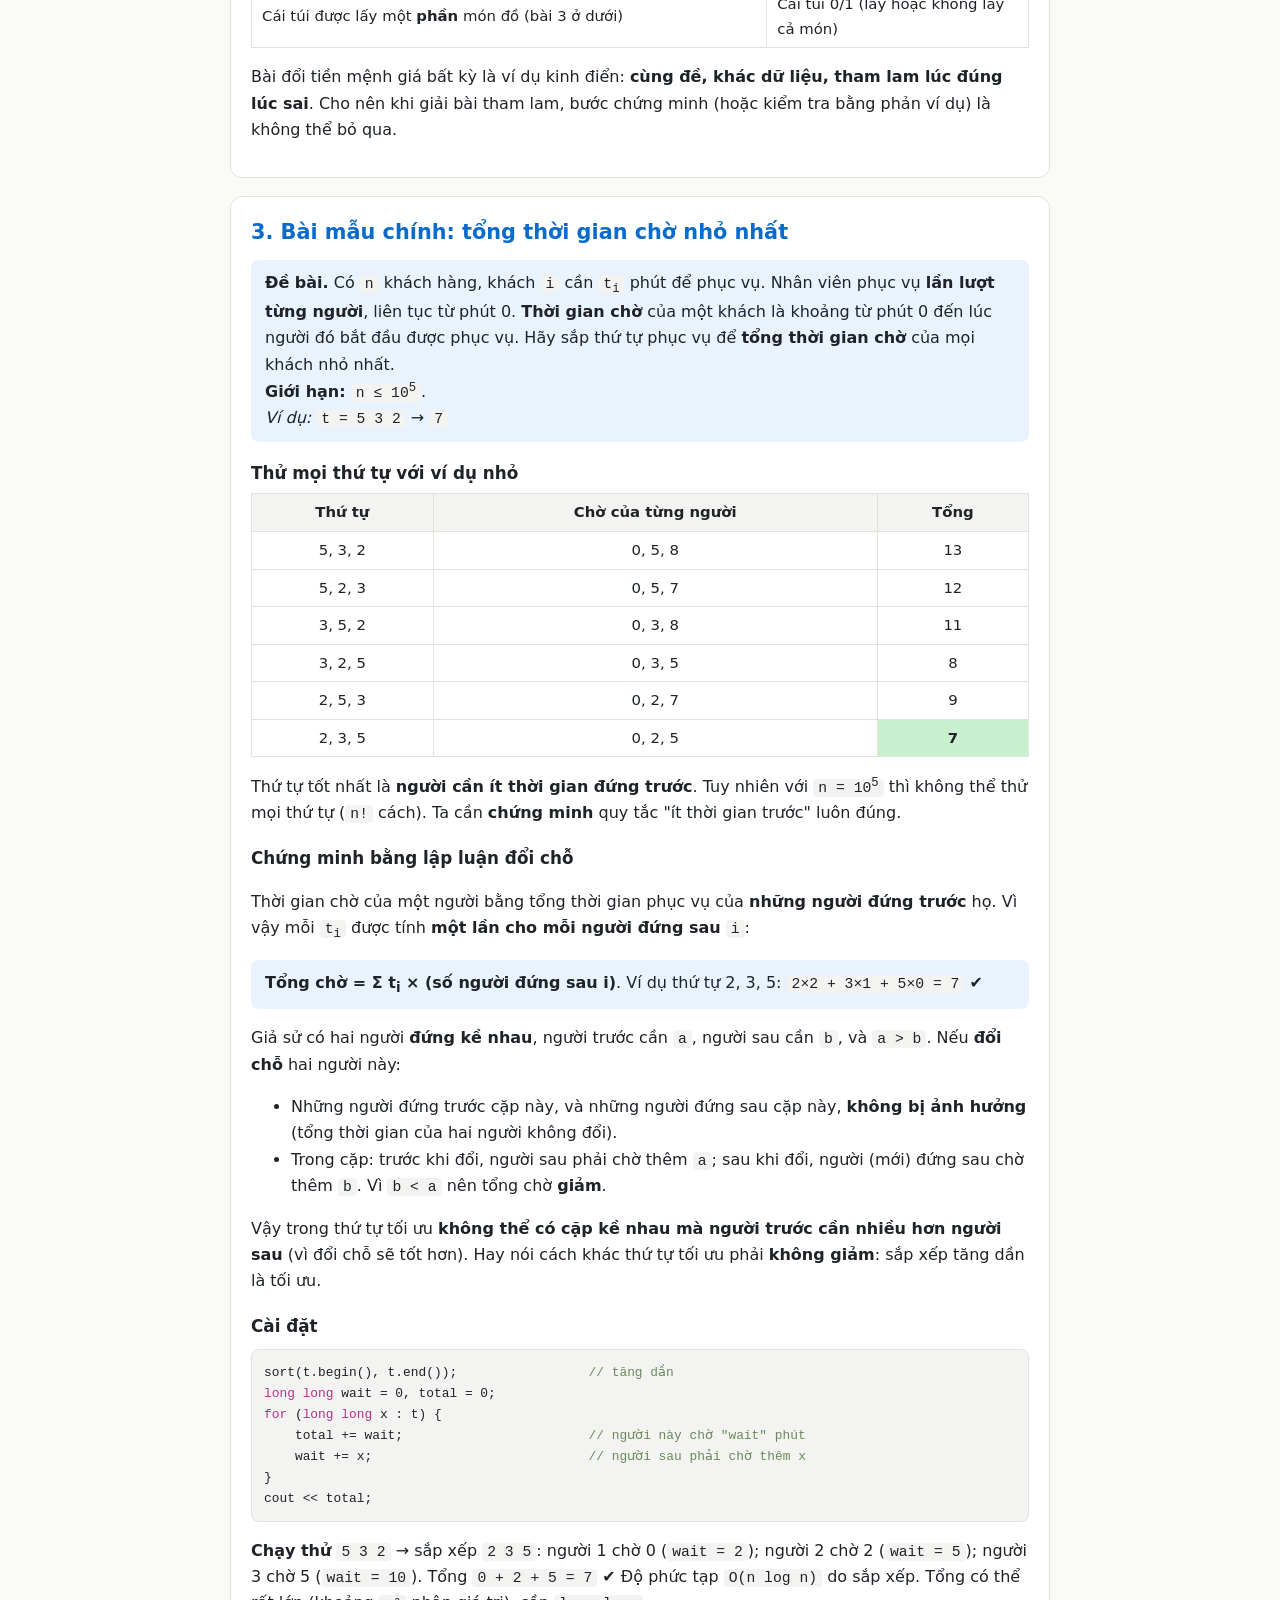
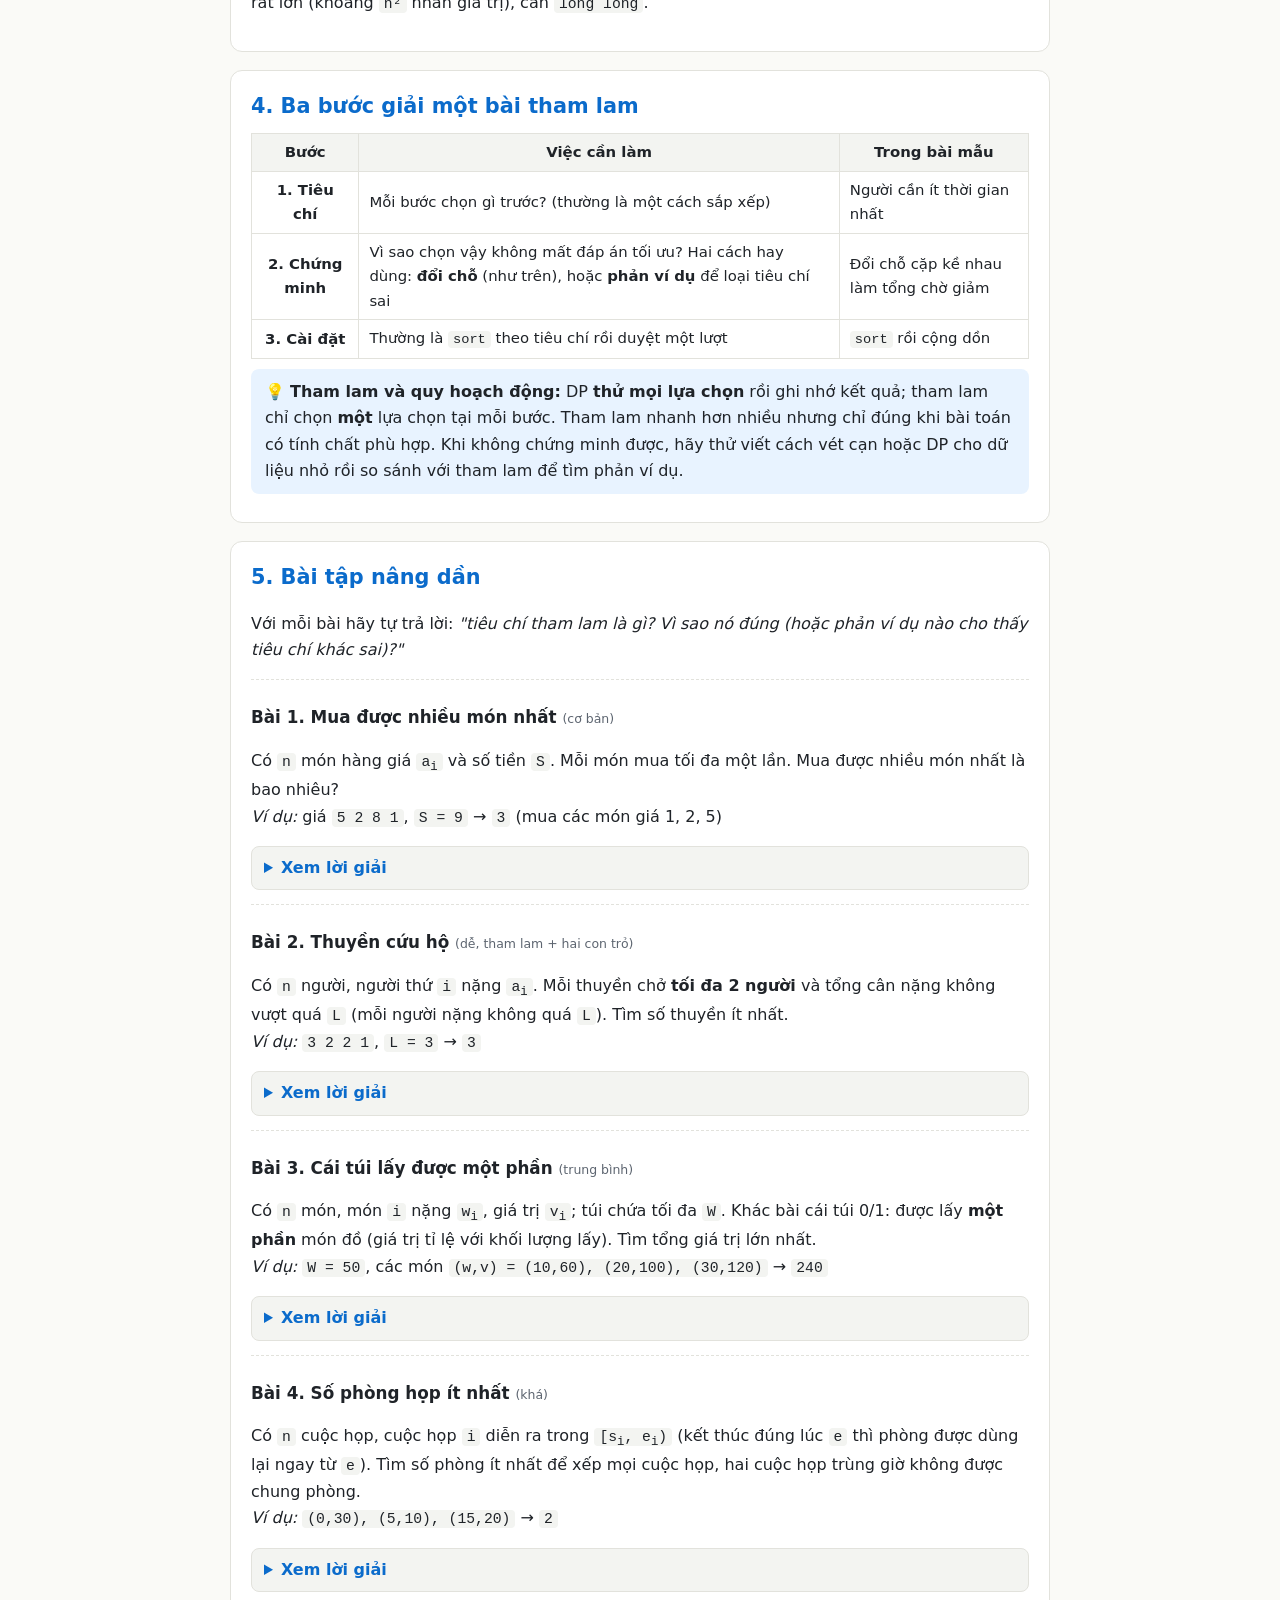
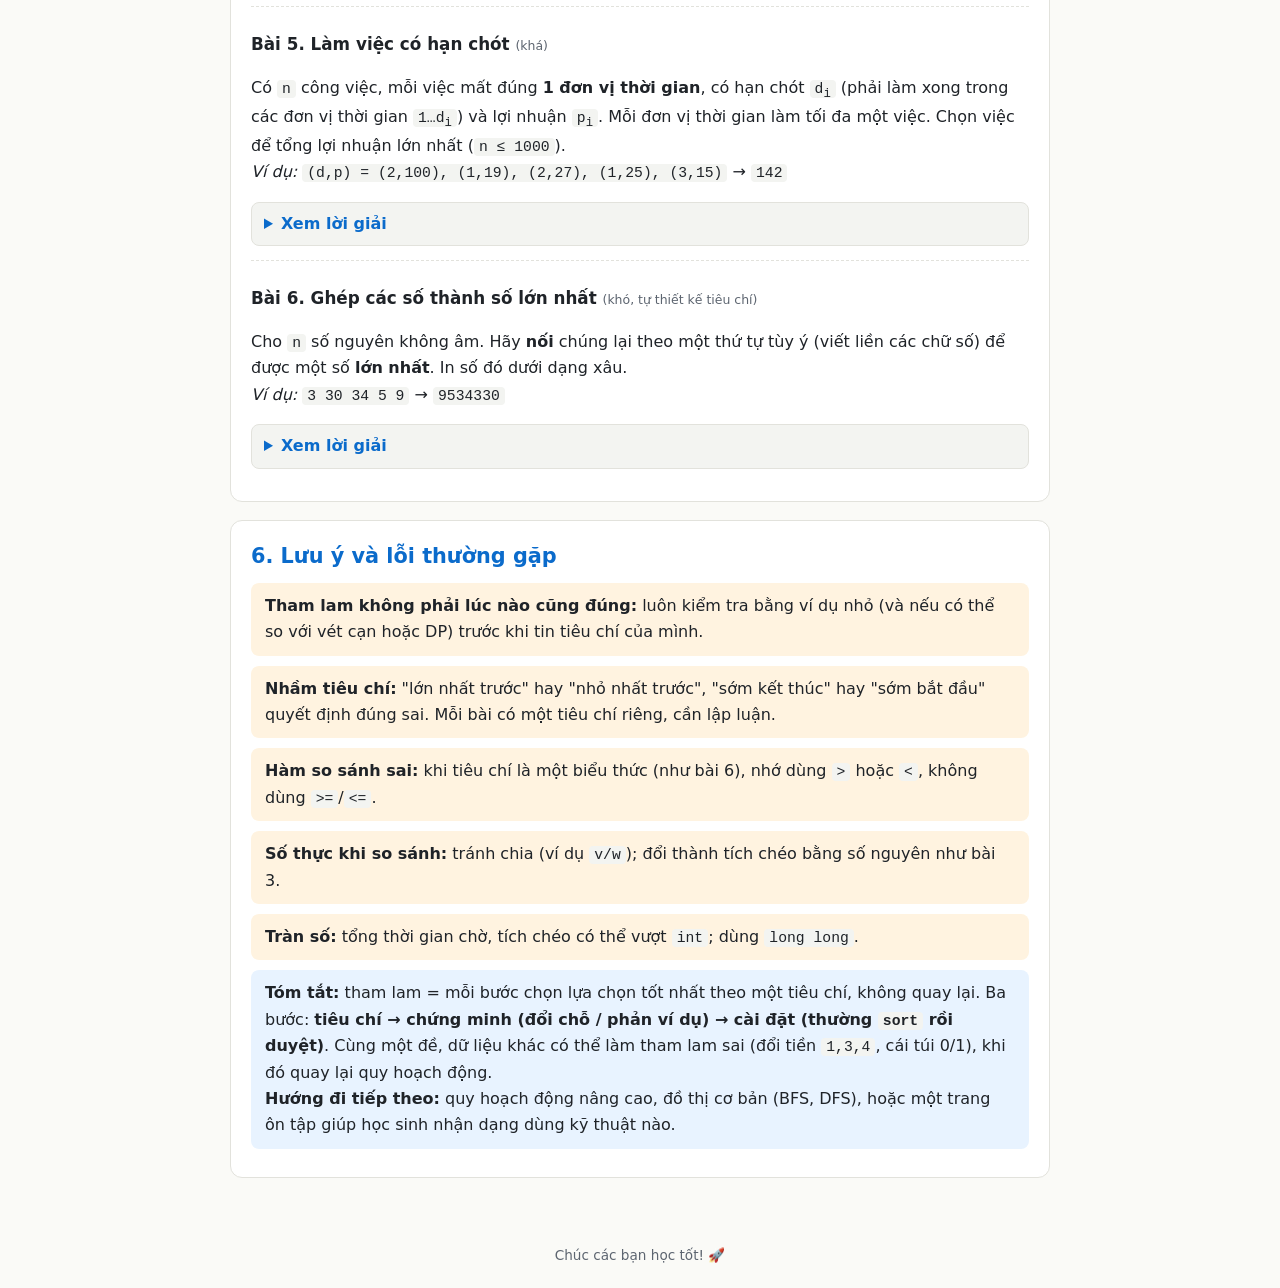
<file: ThamLam.html>
<!DOCTYPE html>
<html lang="vi">
<head>
<meta charset="utf-8">
<meta name="viewport" content="width=device-width, initial-scale=1, viewport-fit=cover">
<title>Tham lam (Greedy) trong C++</title>
<style>
:root{--bg:#fafaf7;--fg:#1f2328;--mut:#5d6570;--card:#fff;--bd:#e2e2dc;--ac:#0b6bcb;--code:#f3f4f1;--tip:#e8f3ff;--warn:#fff3e0;--hl:#ffe9a8;--in:#c8f0cf;--out:#ffd2d2;
box-sizing:border-box;padding-top:env(safe-area-inset-top,0px);padding-bottom:env(safe-area-inset-bottom,0px)}
@media (prefers-color-scheme:dark){:root:not([data-theme="light"]){--bg:#15171a;--fg:#e6e8ea;--mut:#9aa3ad;--card:#1d2024;--bd:#30353b;--ac:#6cb2ff;--code:#101214;--tip:#17283a;--warn:#33291a;--hl:#5a4a14;--in:#1d4a2a;--out:#5a2323;color-scheme:dark}}
:root[data-theme="dark"]{--bg:#15171a;--fg:#e6e8ea;--mut:#9aa3ad;--card:#1d2024;--bd:#30353b;--ac:#6cb2ff;--code:#101214;--tip:#17283a;--warn:#33291a;--hl:#5a4a14;--in:#1d4a2a;--out:#5a2323;color-scheme:dark}
html{scroll-padding-top:env(safe-area-inset-top,0px);scroll-behavior:smooth}
body{margin:0;background:var(--bg);color:var(--fg);font:16px/1.65 system-ui,-apple-system,"Segoe UI",Roboto,sans-serif}
header{padding:32px 20px 20px;max-width:820px;margin:auto}
h1{margin:0 0 6px;font-size:1.9rem}
header p{margin:0;color:var(--mut)}
nav{max-width:820px;margin:0 auto;padding:0 20px 8px;display:flex;flex-wrap:wrap;gap:8px}
nav a{font-size:.85rem;padding:4px 12px;border:1px solid var(--bd);border-radius:99px;color:var(--ac);text-decoration:none;background:var(--card)}
main{max-width:820px;margin:auto;padding:0 20px 48px}
section{background:var(--card);border:1px solid var(--bd);border-radius:12px;padding:18px 20px;margin:18px 0}
h2{margin:0 0 10px;font-size:1.3rem;color:var(--ac)}
h3{margin:18px 0 6px;font-size:1.05rem}
pre{background:var(--code);border:1px solid var(--bd);border-radius:8px;padding:12px;overflow-x:auto;font:14px/1.5 ui-monospace,Consolas,Menlo,monospace;margin:8px 0}
code{font-family:ui-monospace,Consolas,Menlo,monospace;background:var(--code);padding:1px 5px;border-radius:4px;font-size:.92em}
pre code{background:none;padding:0}
.k{color:#b4308a}.c{color:#6a8a5a}
.box{border-radius:8px;padding:10px 14px;margin:10px 0;background:var(--tip)}
.box.w{background:var(--warn)}
.tbl{overflow-x:auto}
table{border-collapse:collapse;width:100%;font-size:.93rem;text-align:center}
th,td{border:1px solid var(--bd);padding:6px 10px}
th{background:var(--code)}
td.h{background:var(--hl);font-weight:600}
td.i{background:var(--in);font-weight:600}
td.o{background:var(--out)}
td.l{text-align:left}
.bt{border-top:1px dashed var(--bd);padding-top:6px}
details{margin:8px 0 14px;border:1px solid var(--bd);border-radius:8px;background:var(--code)}
summary{cursor:pointer;padding:8px 12px;font-weight:600;color:var(--ac)}
details[open]>summary{border-bottom:1px solid var(--bd)}
.sol{padding:4px 12px 8px}
.sol pre{background:var(--card)}
.lv{font-size:.78rem;color:var(--mut);font-weight:400}
footer{text-align:center;color:var(--mut);font-size:.85rem;padding-bottom:30px}
</style>
</head>
<body>
<header>
<h1>🍰 Tham lam (Greedy)</h1>
<p>Mỗi bước chọn lựa chọn "tốt nhất trước mắt", không quay lại, và biết khi nào cách đó đúng</p>
</header>
<nav>
<a href="#bt">1. Bài toán mở đầu</a><a href="#sai">2. Khi tham lam sai</a><a href="#mau">3. Bài mẫu chính</a><a href="#buoc">4. Ba bước giải</a><a href="#bai-tap">5. Bài tập</a><a href="#luu">6. Lưu ý</a>
</nav>
<main>

<section id="bt">
<h2>1. Bài toán mở đầu: đổi tiền</h2>
<div class="box"><b>Đề bài.</b> Có các tờ tiền mệnh giá <code>100, 50, 10, 5, 1</code> (mỗi loại có vô hạn tờ). Đổi đúng số tiền <code>S</code> bằng <b>ít tờ nhất</b>.<br><i>Ví dụ:</i> <code>S = 289</code> → <code>11</code> tờ</div>
<h3>Cách nghĩ rất tự nhiên</h3>
<p>Muốn ít tờ thì phải dùng tờ có mệnh giá <b>lớn nhất có thể</b> trước. Lấy thật nhiều tờ lớn nhất, phần còn lại chuyển sang tờ nhỏ hơn. Mỗi bước ta chọn <b>điều tốt nhất ngay lúc đó</b> và không bao giờ quay lại sửa: đó là tư duy <b>tham lam</b> (greedy).</p>
<div class="tbl"><table>
<tr><th>Mệnh giá</th><th>Còn lại trước khi lấy</th><th>Số tờ</th><th>Còn lại sau</th></tr>
<tr><td>100</td><td>289</td><td>2</td><td>89</td></tr>
<tr><td>50</td><td>89</td><td>1</td><td>39</td></tr>
<tr><td>10</td><td>39</td><td>3</td><td>9</td></tr>
<tr><td>5</td><td>9</td><td>1</td><td>4</td></tr>
<tr><td>1</td><td>4</td><td>4</td><td>0</td></tr>
</table></div>
<p>Tổng: <code>2 + 1 + 3 + 1 + 4 = 11</code> tờ.</p>
<pre><code><span class="k">int</span> coins[] = {100, 50, 10, 5, 1};      <span class="c">// từ lớn đến nhỏ</span>
<span class="k">long long</span> cnt = 0;
<span class="k">for</span> (<span class="k">int</span> c : coins) {
    cnt += S / c;                         <span class="c">// lấy càng nhiều tờ c càng tốt</span>
    S %= c;                               <span class="c">// phần còn lại</span>
}
cout &lt;&lt; cnt;</code></pre>
<p>Mỗi mệnh giá xử lý trong <code>O(1)</code>, cả bài chỉ vài phép tính. Nhanh hơn rất nhiều so với quy hoạch động ở chuyên đề trước.</p>
</section>

<section id="sai">
<h2>2. Nhưng tham lam không phải lúc nào cũng đúng</h2>
<p>Thử đổi hệ mệnh giá thành <code>1, 3, 4</code> và <code>S = 6</code>:</p>
<div class="tbl"><table>
<tr><th>Cách</th><th>Các tờ</th><th>Số tờ</th></tr>
<tr><td>Tham lam (lấy tờ lớn nhất trước)</td><td>4 + 1 + 1</td><td class="o">3</td></tr>
<tr><td>Tối ưu</td><td>3 + 3</td><td class="i">2</td></tr>
</table></div>
<p>Cùng một ý "lấy tờ lớn nhất trước", lần này cho đáp án <b>sai</b>. Vậy khi nào tham lam đúng?</p>
<div class="box"><b>Quy tắc cần nhớ:</b> tham lam chỉ đúng khi ta <b>chứng minh được</b> (hoặc kiểm tra kỹ) rằng lựa chọn "tốt nhất trước mắt" không bao giờ làm mất đi đáp án tối ưu. Không thể chỉ "thấy hợp lý" rồi nộp bài.</div>
<div class="tbl"><table>
<tr><th>Đúng bằng tham lam</th><th>Cần quy hoạch động</th></tr>
<tr><td class="l">Đổi tiền hệ <code>100, 50, 10, 5, 1</code> (mỗi mệnh giá là bội của mệnh giá nhỏ hơn kế nó)</td><td class="l">Đổi tiền hệ <code>1, 3, 4</code></td></tr>
<tr><td class="l">Cái túi được lấy một <b>phần</b> món đồ (bài 3 ở dưới)</td><td class="l">Cái túi 0/1 (lấy hoặc không lấy cả món)</td></tr>
</table></div>
<p>Bài đổi tiền mệnh giá bất kỳ là ví dụ kinh điển: <b>cùng đề, khác dữ liệu, tham lam lúc đúng lúc sai</b>. Cho nên khi giải bài tham lam, bước chứng minh (hoặc kiểm tra bằng phản ví dụ) là không thể bỏ qua.</p>
</section>

<section id="mau">
<h2>3. Bài mẫu chính: tổng thời gian chờ nhỏ nhất</h2>
<div class="box"><b>Đề bài.</b> Có <code>n</code> khách hàng, khách <code>i</code> cần <code>t<sub>i</sub></code> phút để phục vụ. Nhân viên phục vụ <b>lần lượt từng người</b>, liên tục từ phút 0. <b>Thời gian chờ</b> của một khách là khoảng từ phút 0 đến lúc người đó bắt đầu được phục vụ. Hãy sắp thứ tự phục vụ để <b>tổng thời gian chờ</b> của mọi khách nhỏ nhất.<br><b>Giới hạn:</b> <code>n ≤ 10<sup>5</sup></code>.<br><i>Ví dụ:</i> <code>t = 5 3 2</code> → <code>7</code></div>
<h3>Thử mọi thứ tự với ví dụ nhỏ</h3>
<div class="tbl"><table>
<tr><th>Thứ tự</th><th>Chờ của từng người</th><th>Tổng</th></tr>
<tr><td>5, 3, 2</td><td>0, 5, 8</td><td>13</td></tr>
<tr><td>5, 2, 3</td><td>0, 5, 7</td><td>12</td></tr>
<tr><td>3, 5, 2</td><td>0, 3, 8</td><td>11</td></tr>
<tr><td>3, 2, 5</td><td>0, 3, 5</td><td>8</td></tr>
<tr><td>2, 5, 3</td><td>0, 2, 7</td><td>9</td></tr>
<tr><td>2, 3, 5</td><td>0, 2, 5</td><td class="i">7</td></tr>
</table></div>
<p>Thứ tự tốt nhất là <b>người cần ít thời gian đứng trước</b>. Tuy nhiên với <code>n = 10<sup>5</sup></code> thì không thể thử mọi thứ tự (<code>n!</code> cách). Ta cần <b>chứng minh</b> quy tắc "ít thời gian trước" luôn đúng.</p>
<h3>Chứng minh bằng lập luận đổi chỗ</h3>
<p>Thời gian chờ của một người bằng tổng thời gian phục vụ của <b>những người đứng trước</b> họ. Vì vậy mỗi <code>t<sub>i</sub></code> được tính <b>một lần cho mỗi người đứng sau</b> <code>i</code>:</p>
<div class="box"><b>Tổng chờ = Σ t<sub>i</sub> × (số người đứng sau i)</b>. Ví dụ thứ tự 2, 3, 5: <code>2×2 + 3×1 + 5×0 = 7</code> ✔</div>
<p>Giả sử có hai người <b>đứng kề nhau</b>, người trước cần <code>a</code>, người sau cần <code>b</code>, và <code>a &gt; b</code>. Nếu <b>đổi chỗ</b> hai người này:</p>
<ul>
<li>Những người đứng trước cặp này, và những người đứng sau cặp này, <b>không bị ảnh hưởng</b> (tổng thời gian của hai người không đổi).</li>
<li>Trong cặp: trước khi đổi, người sau phải chờ thêm <code>a</code>; sau khi đổi, người (mới) đứng sau chờ thêm <code>b</code>. Vì <code>b &lt; a</code> nên tổng chờ <b>giảm</b>.</li>
</ul>
<p>Vậy trong thứ tự tối ưu <b>không thể có cặp kề nhau mà người trước cần nhiều hơn người sau</b> (vì đổi chỗ sẽ tốt hơn). Hay nói cách khác thứ tự tối ưu phải <b>không giảm</b>: sắp xếp tăng dần là tối ưu.</p>
<h3>Cài đặt</h3>
<pre><code>sort(t.begin(), t.end());                 <span class="c">// tăng dần</span>
<span class="k">long long</span> wait = 0, total = 0;
<span class="k">for</span> (<span class="k">long long</span> x : t) {
    total += wait;                        <span class="c">// người này chờ "wait" phút</span>
    wait += x;                            <span class="c">// người sau phải chờ thêm x</span>
}
cout &lt;&lt; total;</code></pre>
<p><b>Chạy thử</b> <code>5 3 2</code> → sắp xếp <code>2 3 5</code>: người 1 chờ 0 (<code>wait = 2</code>); người 2 chờ 2 (<code>wait = 5</code>); người 3 chờ 5 (<code>wait = 10</code>). Tổng <code>0 + 2 + 5 = 7</code> ✔ Độ phức tạp <code>O(n log n)</code> do sắp xếp. Tổng có thể rất lớn (khoảng <code>n²</code> nhân giá trị), cần <code>long long</code>.</p>
</section>

<section id="buoc">
<h2>4. Ba bước giải một bài tham lam</h2>
<div class="tbl"><table>
<tr><th>Bước</th><th>Việc cần làm</th><th>Trong bài mẫu</th></tr>
<tr><td><b>1. Tiêu chí</b></td><td class="l">Mỗi bước chọn gì trước? (thường là một cách sắp xếp)</td><td class="l">Người cần ít thời gian nhất</td></tr>
<tr><td><b>2. Chứng minh</b></td><td class="l">Vì sao chọn vậy không mất đáp án tối ưu? Hai cách hay dùng: <b>đổi chỗ</b> (như trên), hoặc <b>phản ví dụ</b> để loại tiêu chí sai</td><td class="l">Đổi chỗ cặp kề nhau làm tổng chờ giảm</td></tr>
<tr><td><b>3. Cài đặt</b></td><td class="l">Thường là <code>sort</code> theo tiêu chí rồi duyệt một lượt</td><td class="l"><code>sort</code> rồi cộng dồn</td></tr>
</table></div>
<div class="box">💡 <b>Tham lam và quy hoạch động:</b> DP <b>thử mọi lựa chọn</b> rồi ghi nhớ kết quả; tham lam chỉ chọn <b>một</b> lựa chọn tại mỗi bước. Tham lam nhanh hơn nhiều nhưng chỉ đúng khi bài toán có tính chất phù hợp. Khi không chứng minh được, hãy thử viết cách vét cạn hoặc DP cho dữ liệu nhỏ rồi so sánh với tham lam để tìm phản ví dụ.</div>
</section>

<section id="bai-tap">
<h2>5. Bài tập nâng dần</h2>
<p>Với mỗi bài hãy tự trả lời: <i>"tiêu chí tham lam là gì? Vì sao nó đúng (hoặc phản ví dụ nào cho thấy tiêu chí khác sai)?"</i></p>

<div class="bt"><h3>Bài 1. Mua được nhiều món nhất <span class="lv">(cơ bản)</span></h3>
<p>Có <code>n</code> món hàng giá <code>a<sub>i</sub></code> và số tiền <code>S</code>. Mỗi món mua tối đa một lần. Mua được nhiều món nhất là bao nhiêu?<br><i>Ví dụ:</i> giá <code>5 2 8 1</code>, <code>S = 9</code> → <code>3</code> (mua các món giá 1, 2, 5)</p>
<details><summary>Xem lời giải</summary><div class="sol">
<p><b>Hướng dẫn:</b> muốn nhiều món thì mua món <b>rẻ nhất trước</b>. Chứng minh ngắn: nếu một cách mua có món đắt hơn trong khi còn món rẻ hơn chưa mua, đổi món đắt thành món rẻ vẫn mua được và còn dư tiền, không làm giảm số món.</p>
<pre><code>sort(a.begin(), a.end());
<span class="k">long long</span> sum = 0; <span class="k">int</span> cnt = 0;
<span class="k">for</span> (<span class="k">long long</span> x : a) {
    <span class="k">if</span> (sum + x &gt; S) <span class="k">break</span>;
    sum += x; cnt++;
}
cout &lt;&lt; cnt;</code></pre></div></details></div>

<div class="bt"><h3>Bài 2. Thuyền cứu hộ <span class="lv">(dễ, tham lam + hai con trỏ)</span></h3>
<p>Có <code>n</code> người, người thứ <code>i</code> nặng <code>a<sub>i</sub></code>. Mỗi thuyền chở <b>tối đa 2 người</b> và tổng cân nặng không vượt quá <code>L</code> (mỗi người nặng không quá <code>L</code>). Tìm số thuyền ít nhất.<br><i>Ví dụ:</i> <code>3 2 2 1</code>, <code>L = 3</code> → <code>3</code></p>
<details><summary>Xem lời giải</summary><div class="sol">
<p><b>Hướng dẫn:</b> xét người <b>nặng nhất</b> còn lại. Nếu người nhẹ nhất ghép được với người đó thì ghép luôn: trong mọi cách chia tối ưu, đổi bạn cùng thuyền của người nặng nhất thành người nhẹ nhất vẫn hợp lệ (người nhẹ nhất nhẹ hơn mọi người khác) và không làm tăng số thuyền. Nếu không ghép được thì người nặng nhất đi một mình, vì không ai ghép được với họ. Sắp xếp rồi dùng hai con trỏ hai đầu.</p>
<pre><code>sort(a.begin(), a.end());
<span class="k">int</span> l = 0, r = n - 1, boats = 0;
<span class="k">while</span> (l &lt;= r) {
    <span class="k">if</span> (l &lt; r &amp;&amp; a[l] + a[r] &lt;= L) l++;   <span class="c">// ghép người nhẹ nhất với người nặng nhất</span>
    r--;                                   <span class="c">// người nặng nhất lên thuyền</span>
    boats++;
}
cout &lt;&lt; boats;</code></pre>
<p><i>Chạy thử</i> <code>1 2 2 3</code>, <code>L=3</code>: <code>1+3 = 4 &gt; 3</code> → người 3 đi một mình (thuyền 1); <code>1+2 = 3</code> ghép (thuyền 2); còn người nặng 2 đi một mình (thuyền 3) → <b>3</b> ✔</p></div></details></div>

<div class="bt"><h3>Bài 3. Cái túi lấy được một phần <span class="lv">(trung bình)</span></h3>
<p>Có <code>n</code> món, món <code>i</code> nặng <code>w<sub>i</sub></code>, giá trị <code>v<sub>i</sub></code>; túi chứa tối đa <code>W</code>. Khác bài cái túi 0/1: được lấy <b>một phần</b> món đồ (giá trị tỉ lệ với khối lượng lấy). Tìm tổng giá trị lớn nhất.<br><i>Ví dụ:</i> <code>W = 50</code>, các món <code>(w,v) = (10,60), (20,100), (30,120)</code> → <code>240</code></p>
<details><summary>Xem lời giải</summary><div class="sol">
<p><b>Hướng dẫn:</b> mỗi kg trong túi nên "đáng giá" nhất có thể, nên lấy món có <b>giá trị trên mỗi đơn vị khối lượng</b> (<code>v/w</code>) cao nhất trước. Lấy trọn món đó nếu còn chỗ, nếu không thì lấy phần vừa đủ. Để tránh số thực khi so sánh, so sánh <code>v₁/w₁ &gt; v₂/w₂</code> bằng <code>v₁·w₂ &gt; v₂·w₁</code>.</p>
<pre><code>sort(items.begin(), items.end(), [](<span class="k">const</span> pair&lt;<span class="k">int</span>,<span class="k">int</span>&gt; &amp;x, <span class="k">const</span> pair&lt;<span class="k">int</span>,<span class="k">int</span>&gt; &amp;y) {
    <span class="k">return</span> (<span class="k">long long</span>)x.second * y.first &gt; (<span class="k">long long</span>)y.second * x.first;   <span class="c">// (w, v)</span>
});
<span class="k">double</span> total = 0; <span class="k">int</span> room = W;
<span class="k">for</span> (<span class="k">auto</span> &amp;it : items) {
    <span class="k">if</span> (room == 0) <span class="k">break</span>;
    <span class="k">int</span> take = min(room, it.first);
    total += (<span class="k">double</span>)it.second * take / it.first;
    room -= take;
}
cout &lt;&lt; total;</code></pre>
<p><i>Chạy thử:</i> tỉ lệ <code>6, 5, 4</code>. Lấy trọn món 1 (10 kg, 60) và món 2 (20 kg, 100), còn 20 kg lấy từ món 3 một phần <code>120 × 20/30 = 80</code>. Tổng <code>60 + 100 + 80 = 240</code> ✔</p>
<p><b>So sánh với cái túi 0/1:</b> với đúng bộ dữ liệu này nhưng chỉ được lấy trọn món, tham lam theo tỉ lệ chọn món 1 và 2 (giá trị 160, còn 20 kg không vừa món 3), trong khi tối ưu là món 2 và 3 (giá trị 220). Vì vậy 0/1 phải dùng quy hoạch động còn bản "lấy một phần" dùng tham lam.</p></div></details></div>

<div class="bt"><h3>Bài 4. Số phòng họp ít nhất <span class="lv">(khá)</span></h3>
<p>Có <code>n</code> cuộc họp, cuộc họp <code>i</code> diễn ra trong <code>[s<sub>i</sub>, e<sub>i</sub>)</code> (kết thúc đúng lúc <code>e</code> thì phòng được dùng lại ngay từ <code>e</code>). Tìm số phòng ít nhất để xếp mọi cuộc họp, hai cuộc họp trùng giờ không được chung phòng.<br><i>Ví dụ:</i> <code>(0,30), (5,10), (15,20)</code> → <code>2</code></p>
<details><summary>Xem lời giải</summary><div class="sol">
<p><b>Hướng dẫn:</b> sắp xếp <b>riêng</b> các thời điểm bắt đầu và các thời điểm kết thúc. Duyệt các cuộc họp theo thứ tự bắt đầu: nếu cuộc họp bắt đầu <b>không sớm hơn</b> thời điểm kết thúc sớm nhất còn chưa dùng lại, thì tái sử dụng phòng đó (chỉ cần dịch con trỏ kết thúc); ngược lại phải mở phòng mới.</p>
<pre><code>sort(st.begin(), st.end());
sort(en.begin(), en.end());
<span class="k">int</span> rooms = 0, j = 0;
<span class="k">for</span> (<span class="k">int</span> i = 0; i &lt; n; i++) {
    <span class="k">if</span> (st[i] &gt;= en[j]) j++;     <span class="c">// một phòng đã trống: dùng lại</span>
    <span class="k">else</span> rooms++;                 <span class="c">// không có phòng trống: mở thêm</span>
}
cout &lt;&lt; rooms;</code></pre>
<p><i>Chạy thử:</i> <code>st = 0,5,15</code>, <code>en = 10,20,30</code>. <code>s=0</code>: <code>0 ≥ 10</code>? không → <code>rooms=1</code>. <code>s=5</code>: <code>5 ≥ 10</code>? không → <code>rooms=2</code>. <code>s=15</code>: <code>15 ≥ 10</code> → dùng lại (<code>j=1</code>). Kết quả <b>2</b> ✔ Đây cũng chính là số cuộc họp chồng nhau nhiều nhất cùng lúc (như bài đông khách nhất ở chuyên đề Mảng hiệu).</p></div></details></div>

<div class="bt"><h3>Bài 5. Làm việc có hạn chót <span class="lv">(khá)</span></h3>
<p>Có <code>n</code> công việc, mỗi việc mất đúng <b>1 đơn vị thời gian</b>, có hạn chót <code>d<sub>i</sub></code> (phải làm xong trong các đơn vị thời gian <code>1…d<sub>i</sub></code>) và lợi nhuận <code>p<sub>i</sub></code>. Mỗi đơn vị thời gian làm tối đa một việc. Chọn việc để tổng lợi nhuận lớn nhất (<code>n ≤ 1000</code>).<br><i>Ví dụ:</i> <code>(d,p) = (2,100), (1,19), (2,27), (1,25), (3,15)</code> → <code>142</code></p>
<details><summary>Xem lời giải</summary><div class="sol">
<p><b>Hướng dẫn:</b> xét các việc theo <b>lợi nhuận giảm dần</b>. Với mỗi việc, xếp nó vào <b>ô thời gian trống muộn nhất</b> không quá hạn chót của nó (để các ô sớm hơn còn trống cho việc có hạn chót gấp). Không có ô trống thì bỏ việc đó.</p>
<pre><code>sort(jobs.begin(), jobs.end(), [](<span class="k">auto</span> &amp;x, <span class="k">auto</span> &amp;y) { <span class="k">return</span> x.second &gt; y.second; });   <span class="c">// (d, p)</span>
vector&lt;<span class="k">bool</span>&gt; used(n + 1, <span class="k">false</span>);
<span class="k">long long</span> total = 0;
<span class="k">for</span> (<span class="k">auto</span> &amp;j : jobs) {
    <span class="k">for</span> (<span class="k">int</span> t = min(j.first, n); t &gt;= 1; t--)
        <span class="k">if</span> (!used[t]) { used[t] = <span class="k">true</span>; total += j.second; <span class="k">break</span>; }
}
cout &lt;&lt; total;</code></pre>
<p><i>Chạy thử:</i> theo lợi nhuận giảm: <code>100</code> (d=2) vào ô 2; <code>27</code> (d=2) ô 2 đã dùng nên vào ô 1; <code>25</code> (d=1) và <code>19</code> (d=1) đều hết chỗ nên bỏ; <code>15</code> (d=3) vào ô 3. Tổng <code>100 + 27 + 15 = 142</code> ✔ Độ phức tạp <code>O(n²)</code>.</p></div></details></div>

<div class="bt"><h3>Bài 6. Ghép các số thành số lớn nhất <span class="lv">(khó, tự thiết kế tiêu chí)</span></h3>
<p>Cho <code>n</code> số nguyên không âm. Hãy <b>nối</b> chúng lại theo một thứ tự tùy ý (viết liền các chữ số) để được một số <b>lớn nhất</b>. In số đó dưới dạng xâu.<br><i>Ví dụ:</i> <code>3 30 34 5 9</code> → <code>9534330</code></p>
<details><summary>Xem lời giải</summary><div class="sol">
<p><b>Hướng dẫn:</b> thử các tiêu chí "hiển nhiên": sắp giảm dần theo giá trị cho <code>9 5 34 30 3</code> → <code>9534303</code>, nhỏ hơn đáp án (<code>9534330</code>). Sắp theo thứ tự từ điển giảm dần cũng cho <code>9534303</code>, vì xâu <code>"30"</code> đứng trước <code>"3"</code>. Cần một tiêu chí đúng bản chất: <b>số <code>a</code> đứng trước số <code>b</code> nếu nối <code>a</code> rồi <code>b</code> cho kết quả lớn hơn nối <code>b</code> rồi <code>a</code></b>, tức xâu <code>a+b &gt; b+a</code>.</p>
<p>Ví dụ <code>3</code> và <code>30</code>: <code>"330"</code> so với <code>"303"</code> → <code>3</code> đứng trước. <code>34</code> và <code>3</code>: <code>"343"</code> so với <code>"334"</code> → <code>34</code> đứng trước. Có thể chứng minh bằng lập luận đổi chỗ như ở bài mẫu: hai số kề nhau nối theo thứ tự nào lớn hơn thì giữ nguyên thứ tự đó.</p>
<pre><code>vector&lt;string&gt; s(n);
<span class="k">for</span> (<span class="k">auto</span> &amp;x : s) cin &gt;&gt; x;
sort(s.begin(), s.end(), [](<span class="k">const</span> string &amp;a, <span class="k">const</span> string &amp;b) {
    <span class="k">return</span> a + b &gt; b + a;
});
string res;
<span class="k">for</span> (<span class="k">auto</span> &amp;x : s) res += x;
<span class="k">if</span> (res[0] == '0') res = "0";           <span class="c">// toàn số 0</span>
cout &lt;&lt; res;</code></pre>
<p><i>Chạy thử:</i> thứ tự <code>9, 5, 34, 3, 30</code> → <code>9534330</code> ✔ Bài này cho thấy phần khó của tham lam nằm ở <b>tìm đúng tiêu chí</b>, còn cài đặt chỉ là <code>sort</code> với hàm so sánh tùy chỉnh.</p></div></details></div>
</section>

<section id="luu">
<h2>6. Lưu ý và lỗi thường gặp</h2>
<div class="box w"><b>Tham lam không phải lúc nào cũng đúng:</b> luôn kiểm tra bằng ví dụ nhỏ (và nếu có thể so với vét cạn hoặc DP) trước khi tin tiêu chí của mình.</div>
<div class="box w"><b>Nhầm tiêu chí:</b> "lớn nhất trước" hay "nhỏ nhất trước", "sớm kết thúc" hay "sớm bắt đầu" quyết định đúng sai. Mỗi bài có một tiêu chí riêng, cần lập luận.</div>
<div class="box w"><b>Hàm so sánh sai:</b> khi tiêu chí là một biểu thức (như bài 6), nhớ dùng <code>&gt;</code> hoặc <code>&lt;</code>, không dùng <code>&gt;=</code>/<code>&lt;=</code>.</div>
<div class="box w"><b>Số thực khi so sánh:</b> tránh chia (ví dụ <code>v/w</code>); đổi thành tích chéo bằng số nguyên như bài 3.</div>
<div class="box w"><b>Tràn số:</b> tổng thời gian chờ, tích chéo có thể vượt <code>int</code>; dùng <code>long long</code>.</div>
<div class="box"><b>Tóm tắt:</b> tham lam = mỗi bước chọn lựa chọn tốt nhất theo một tiêu chí, không quay lại. Ba bước: <b>tiêu chí → chứng minh (đổi chỗ / phản ví dụ) → cài đặt (thường <code>sort</code> rồi duyệt)</b>. Cùng một đề, dữ liệu khác có thể làm tham lam sai (đổi tiền <code>1,3,4</code>, cái túi 0/1), khi đó quay lại quy hoạch động.<br><b>Hướng đi tiếp theo:</b> quy hoạch động nâng cao, đồ thị cơ bản (BFS, DFS), hoặc một trang ôn tập giúp học sinh nhận dạng dùng kỹ thuật nào.</div>
</section>

</main>
<footer>Chúc các bạn học tốt! 🚀</footer>
</body>
</html>
</file>
<file: style.css>
* { box-sizing: border-box; margin: 0; padding: 0; }
body {
    font-family: Arial, sans-serif;
    background-color: #080808;
    color: #fefbfb;
}
.dau-trang {
    background-color: #010101;
    color: white;
    padding: 15px 20px;
    display: flex;
    justify-content: space-between;
    align-items: center;
}
#nut-giao-dien { padding: 8px 12px; cursor: pointer; border: none; border-radius: 4px; }

/* Bố cục 2 cột chính */
.than-trang {
    display: flex;
    max-width: 1200px;
    margin: 20px auto;
    gap: 20px;
    padding: 0 20px;
}
.menu-cay {
    flex: 1;
    background-color: rgb(28, 28, 28);
    padding: 20px;
    border-radius: 6px;
    min-height: 600px;
}
.menu-cay ul { list-style: none; }
.tieu-de-nhanh { display: block; padding: 8px 0; cursor: pointer; font-weight: bold; }
.cay-con { padding-left: 20px; display: none; } /* Mặc định ẩn, bấm mới mở */
.muc-bai-hoc { padding: 6px 0; cursor: pointer; color: #f6f2f2; }
.muc-bai-hoc:hover { color: #007acc; }

.khu-vuc-noi-dung {
    flex: 3;
    background-color: #121212;
    padding: 30px;
    border-radius: 6px;
}

/* Giao diện sáng
 */
body.light-mode { background-color: white; color: #333; }
body.light-mode .menu-cay, body.light-mode .khu-vuc-noi-dung { background-color: #f0f0f0; }
body.light-mode .muc-bai-hoc { color: #555; }
</file>
